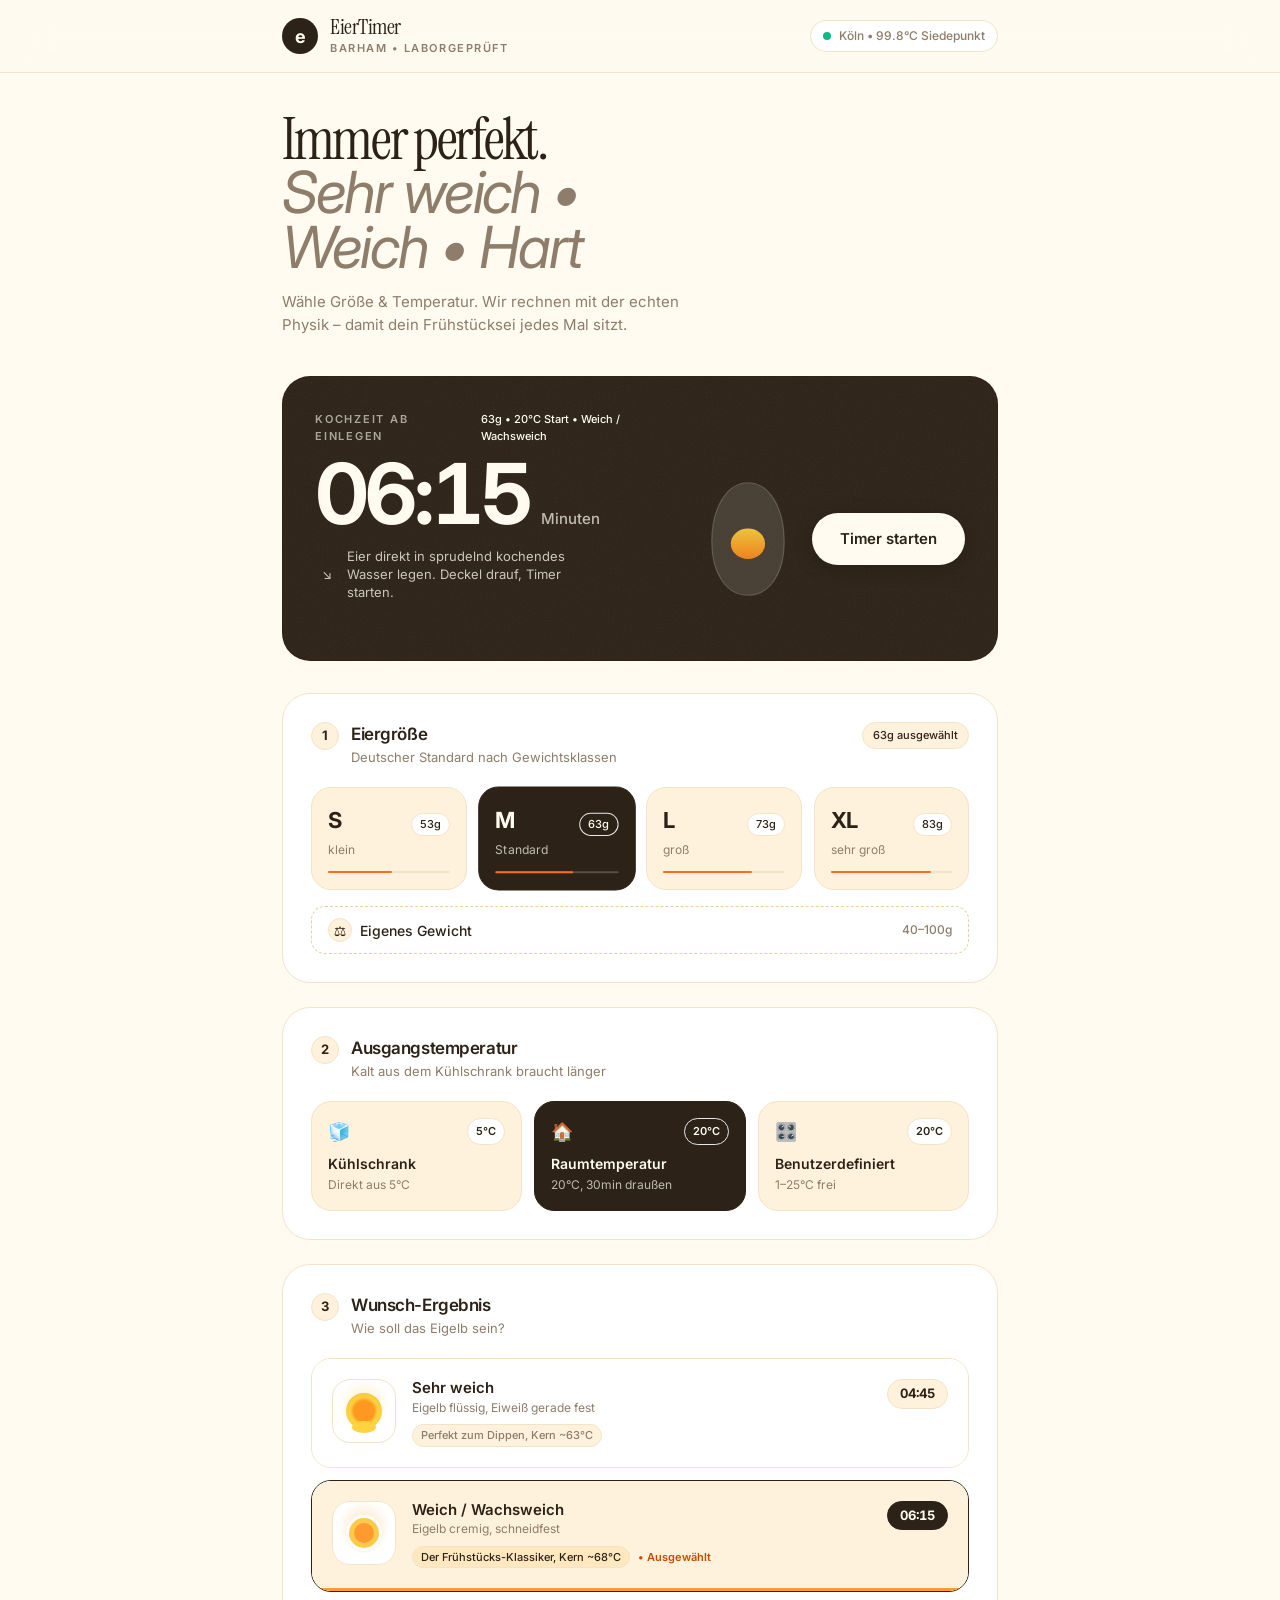
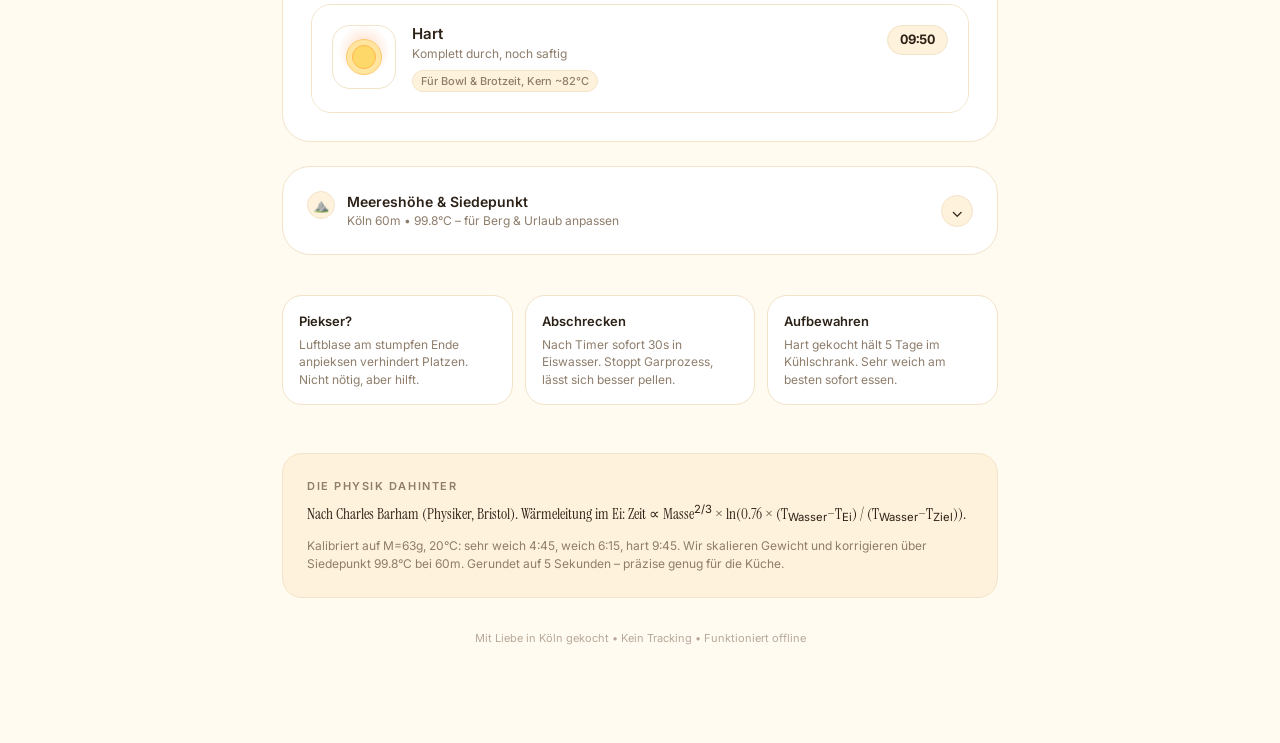
<file: ei.html>
<!DOCTYPE html>
<html lang="en">
<head><style>
@font-face {
  font-family: "Optimistic";
  font-style: normal;
  font-weight: 400 600;
  font-display: swap;
  src: url("/fonts/OptimisticAI_VF_Optimized.woff2") format("woff2");
}
@font-face {
  font-family: "Optimistic Mono";
  font-style: normal;
  font-weight: 400;
  font-display: swap;
  src: url("/fonts/OptimisticMono_W_TextRegular.woff2") format("woff2");
}
:where(html) {
  font-family: "Optimistic", system-ui, sans-serif;
}
:where(code, pre, kbd, samp) {
  font-family: "Optimistic Mono", ui-monospace, monospace;
}
</style>
  <meta charset="UTF-8">
  <meta name="viewport" content="width=device-width, initial-scale=1">
  <title>React Artifact</title>
  <style>*,:after,:before{--tw-border-spacing-x:0;--tw-border-spacing-y:0;--tw-translate-x:0;--tw-translate-y:0;--tw-rotate:0;--tw-skew-x:0;--tw-skew-y:0;--tw-scale-x:1;--tw-scale-y:1;--tw-pan-x: ;--tw-pan-y: ;--tw-pinch-zoom: ;--tw-scroll-snap-strictness:proximity;--tw-gradient-from-position: ;--tw-gradient-via-position: ;--tw-gradient-to-position: ;--tw-ordinal: ;--tw-slashed-zero: ;--tw-numeric-figure: ;--tw-numeric-spacing: ;--tw-numeric-fraction: ;--tw-ring-inset: ;--tw-ring-offset-width:0px;--tw-ring-offset-color:#fff;--tw-ring-color:rgba(59,130,246,.5);--tw-ring-offset-shadow:0 0 #0000;--tw-ring-shadow:0 0 #0000;--tw-shadow:0 0 #0000;--tw-shadow-colored:0 0 #0000;--tw-blur: ;--tw-brightness: ;--tw-contrast: ;--tw-grayscale: ;--tw-hue-rotate: ;--tw-invert: ;--tw-saturate: ;--tw-sepia: ;--tw-drop-shadow: ;--tw-backdrop-blur: ;--tw-backdrop-brightness: ;--tw-backdrop-contrast: ;--tw-backdrop-grayscale: ;--tw-backdrop-hue-rotate: ;--tw-backdrop-invert: ;--tw-backdrop-opacity: ;--tw-backdrop-saturate: ;--tw-backdrop-sepia: ;--tw-contain-size: ;--tw-contain-layout: ;--tw-contain-paint: ;--tw-contain-style: }::backdrop{--tw-border-spacing-x:0;--tw-border-spacing-y:0;--tw-translate-x:0;--tw-translate-y:0;--tw-rotate:0;--tw-skew-x:0;--tw-skew-y:0;--tw-scale-x:1;--tw-scale-y:1;--tw-pan-x: ;--tw-pan-y: ;--tw-pinch-zoom: ;--tw-scroll-snap-strictness:proximity;--tw-gradient-from-position: ;--tw-gradient-via-position: ;--tw-gradient-to-position: ;--tw-ordinal: ;--tw-slashed-zero: ;--tw-numeric-figure: ;--tw-numeric-spacing: ;--tw-numeric-fraction: ;--tw-ring-inset: ;--tw-ring-offset-width:0px;--tw-ring-offset-color:#fff;--tw-ring-color:rgba(59,130,246,.5);--tw-ring-offset-shadow:0 0 #0000;--tw-ring-shadow:0 0 #0000;--tw-shadow:0 0 #0000;--tw-shadow-colored:0 0 #0000;--tw-blur: ;--tw-brightness: ;--tw-contrast: ;--tw-grayscale: ;--tw-hue-rotate: ;--tw-invert: ;--tw-saturate: ;--tw-sepia: ;--tw-drop-shadow: ;--tw-backdrop-blur: ;--tw-backdrop-brightness: ;--tw-backdrop-contrast: ;--tw-backdrop-grayscale: ;--tw-backdrop-hue-rotate: ;--tw-backdrop-invert: ;--tw-backdrop-opacity: ;--tw-backdrop-saturate: ;--tw-backdrop-sepia: ;--tw-contain-size: ;--tw-contain-layout: ;--tw-contain-paint: ;--tw-contain-style: }/*! tailwindcss v3.4.18 | MIT License | https://tailwindcss.com*/*,:after,:before{box-sizing:border-box;border:0 solid #e5e7eb}:after,:before{--tw-content:""}:host,html{line-height:1.5;-webkit-text-size-adjust:100%;-moz-tab-size:4;-o-tab-size:4;tab-size:4;font-family:ui-sans-serif,system-ui,sans-serif,Apple Color Emoji,Segoe UI Emoji,Segoe UI Symbol,Noto Color Emoji;font-feature-settings:normal;font-variation-settings:normal;-webkit-tap-highlight-color:transparent}body{line-height:inherit}hr{height:0;color:inherit;border-top-width:1px}abbr:where([title]){-webkit-text-decoration:underline dotted;text-decoration:underline dotted}h1,h2,h3,h4,h5,h6{font-size:inherit;font-weight:inherit}a{color:inherit;text-decoration:inherit}b,strong{font-weight:bolder}code,kbd,pre,samp{font-family:ui-monospace,SFMono-Regular,Menlo,Monaco,Consolas,Liberation Mono,Courier New,monospace;font-feature-settings:normal;font-variation-settings:normal;font-size:1em}small{font-size:80%}sub,sup{font-size:75%;line-height:0;position:relative;vertical-align:baseline}sub{bottom:-.25em}sup{top:-.5em}table{text-indent:0;border-color:inherit;border-collapse:collapse}button,input,optgroup,select,textarea{font-family:inherit;font-feature-settings:inherit;font-variation-settings:inherit;font-size:100%;font-weight:inherit;line-height:inherit;letter-spacing:inherit;color:inherit;margin:0;padding:0}button,select{text-transform:none}button,input:where([type=button]),input:where([type=reset]),input:where([type=submit]){-webkit-appearance:button;background-color:transparent;background-image:none}:-moz-focusring{outline:auto}:-moz-ui-invalid{box-shadow:none}progress{vertical-align:baseline}::-webkit-inner-spin-button,::-webkit-outer-spin-button{height:auto}[type=search]{-webkit-appearance:textfield;outline-offset:-2px}::-webkit-search-decoration{-webkit-appearance:none}::-webkit-file-upload-button{-webkit-appearance:button;font:inherit}summary{display:list-item}blockquote,dd,dl,figure,h1,h2,h3,h4,h5,h6,hr,p,pre{margin:0}fieldset{margin:0}fieldset,legend{padding:0}menu,ol,ul{list-style:none;margin:0;padding:0}dialog{padding:0}textarea{resize:vertical}input::-moz-placeholder,textarea::-moz-placeholder{opacity:1;color:#9ca3af}input::placeholder,textarea::placeholder{opacity:1;color:#9ca3af}[role=button],button{cursor:pointer}:disabled{cursor:default}audio,canvas,embed,iframe,img,object,svg,video{display:block;vertical-align:middle}img,video{max-width:100%;height:auto}[hidden]:where(:not([hidden=until-found])){display:none}.absolute{position:absolute}.relative{position:relative}.sticky{position:sticky}.inset-0{inset:0}.inset-\[6px\]{inset:6px}.-bottom-1{bottom:-.25rem}.left-1\/2{left:50%}.top-\[var\(--safe-area-inset-top\)\]{top:var(--safe-area-inset-top)}.z-30{z-index:30}.mx-auto{margin-left:auto;margin-right:auto}.mb-2{margin-bottom:.5rem}.mb-3{margin-bottom:.75rem}.mb-5{margin-bottom:1.25rem}.mb-6{margin-bottom:1.5rem}.mb-8{margin-bottom:2rem}.mt-0\.5{margin-top:.125rem}.mt-1{margin-top:.25rem}.mt-10{margin-top:2.5rem}.mt-12{margin-top:3rem}.mt-2{margin-top:.5rem}.mt-3{margin-top:.75rem}.mt-4{margin-top:1rem}.mt-6{margin-top:1.5rem}.mt-8{margin-top:2rem}.mt-\[2px\]{margin-top:2px}.flex{display:flex}.grid{display:grid}.hidden{display:none}.h-2{height:.5rem}.h-3{height:.75rem}.h-5{height:1.25rem}.h-6{height:1.5rem}.h-7{height:1.75rem}.h-8{height:2rem}.h-9{height:2.25rem}.h-\[124px\]{height:124px}.h-\[2px\]{height:2px}.h-\[3px\]{height:3px}.h-\[48px\]{height:48px}.h-\[52px\]{height:52px}.h-\[64px\]{height:64px}.h-full{height:100%}.min-h-screen{min-height:100vh}.w-2{width:.5rem}.w-5{width:1.25rem}.w-6{width:1.5rem}.w-7{width:1.75rem}.w-8{width:2rem}.w-9{width:2.25rem}.w-\[64px\]{width:64px}.w-\[96px\]{width:96px}.w-full{width:100%}.min-w-0{min-width:0}.max-w-\[12ch\]{max-width:12ch}.max-w-\[32ch\]{max-width:32ch}.max-w-\[46ch\]{max-width:46ch}.max-w-\[780px\]{max-width:780px}.flex-1{flex:1 1 0%}.shrink-0{flex-shrink:0}.-translate-x-1\/2{--tw-translate-x:-50%}.-translate-x-1\/2,.rotate-180{transform:translate(var(--tw-translate-x),var(--tw-translate-y)) rotate(var(--tw-rotate)) skewX(var(--tw-skew-x)) skewY(var(--tw-skew-y)) scaleX(var(--tw-scale-x)) scaleY(var(--tw-scale-y))}.rotate-180{--tw-rotate:180deg}.scale-\[1\.01\]{--tw-scale-x:1.01;--tw-scale-y:1.01;transform:translate(var(--tw-translate-x),var(--tw-translate-y)) rotate(var(--tw-rotate)) skewX(var(--tw-skew-x)) skewY(var(--tw-skew-y)) scaleX(var(--tw-scale-x)) scaleY(var(--tw-scale-y))}@keyframes bounce{0%,to{transform:translateY(-25%);animation-timing-function:cubic-bezier(.8,0,1,1)}50%{transform:none;animation-timing-function:cubic-bezier(0,0,.2,1)}}.animate-\[bounce_0\.8s_infinite\]{animation:bounce .8s infinite}@keyframes pulse{50%{opacity:.5}}.animate-pulse{animation:pulse 2s cubic-bezier(.4,0,.6,1) infinite}.grid-cols-1{grid-template-columns:repeat(1,minmax(0,1fr))}.grid-cols-2{grid-template-columns:repeat(2,minmax(0,1fr))}.flex-col{flex-direction:column}.place-items-center{place-items:center}.items-start{align-items:flex-start}.items-center{align-items:center}.items-baseline{align-items:baseline}.justify-between{justify-content:space-between}.gap-1{gap:.25rem}.gap-2{gap:.5rem}.gap-3{gap:.75rem}.gap-4{gap:1rem}.gap-6{gap:1.5rem}.overflow-hidden{overflow:hidden}.overflow-x-clip{overflow-x:clip}.rounded-\[100\%\]{border-radius:100%}.rounded-\[10px\]{border-radius:10px}.rounded-\[18px\]{border-radius:18px}.rounded-\[calc\(var\(--radius-xl\)-1px\)\]{border-radius:calc(var(--radius-xl) - 1px)}.rounded-\[var\(--radius-lg\)\]{border-radius:var(--radius-lg)}.rounded-\[var\(--radius-md\)\]{border-radius:var(--radius-md)}.rounded-\[var\(--radius-xl\)\]{border-radius:var(--radius-xl)}.rounded-full{border-radius:9999px}.border{border-width:1px}.border-\[3px\]{border-width:3px}.border-b{border-bottom-width:1px}.border-t{border-top-width:1px}.border-dashed{border-style:dashed}.border-\[\#FFB84D\]{--tw-border-opacity:1;border-color:rgb(255 184 77/var(--tw-border-opacity,1))}.border-\[\#FFC86A\]{--tw-border-opacity:1;border-color:rgb(255 200 106/var(--tw-border-opacity,1))}.border-\[var\(--border\)\]{border-color:var(--border)}.border-\[var\(--border-strong\)\]{border-color:var(--border-strong)}.border-\[var\(--text\)\]{border-color:var(--text)}.border-white{--tw-border-opacity:1;border-color:rgb(255 255 255/var(--tw-border-opacity,1))}.bg-\[\#FF8A1A\]{--tw-bg-opacity:1;background-color:rgb(255 138 26/var(--tw-bg-opacity,1))}.bg-\[\#FF9A2F\]{--tw-bg-opacity:1;background-color:rgb(255 154 47/var(--tw-bg-opacity,1))}.bg-\[\#FFC94A\]{--tw-bg-opacity:1;background-color:rgb(255 201 74/var(--tw-bg-opacity,1))}.bg-\[\#FFD23F\]{--tw-bg-opacity:1;background-color:rgb(255 210 63/var(--tw-bg-opacity,1))}.bg-\[\#FFD86A\]{--tw-bg-opacity:1;background-color:rgb(255 216 106/var(--tw-bg-opacity,1))}.bg-\[\#FFE5A0\]{--tw-bg-opacity:1;background-color:rgb(255 229 160/var(--tw-bg-opacity,1))}.bg-\[color-mix\(in_srgb\2c var\(--bg\)_80\%\2c transparent\)\]{background-color:color-mix(in srgb,var(--bg) 80%,transparent)}.bg-\[var\(--bg\)\]{background-color:var(--bg)}.bg-\[var\(--border\)\]{background-color:var(--border)}.bg-\[var\(--primary\)\]{background-color:var(--primary)}.bg-\[var\(--surface\)\]{background-color:var(--surface)}.bg-\[var\(--surface-2\)\]{background-color:var(--surface-2)}.bg-\[var\(--surface-3\)\]{background-color:var(--surface-3)}.bg-\[var\(--text\)\]{background-color:var(--text)}.bg-emerald-500{--tw-bg-opacity:1;background-color:rgb(16 185 129/var(--tw-bg-opacity,1))}.bg-transparent{background-color:transparent}.bg-white\/20{background-color:hsla(0,0%,100%,.2)}.p-0{padding:0}.p-3{padding:.75rem}.p-4{padding:1rem}.p-5{padding:1.25rem}.p-6{padding:1.5rem}.p-\[1px\]{padding:1px}.px-2{padding-left:.5rem;padding-right:.5rem}.px-2\.5{padding-left:.625rem;padding-right:.625rem}.px-3{padding-left:.75rem;padding-right:.75rem}.px-4{padding-left:1rem;padding-right:1rem}.px-5{padding-left:1.25rem;padding-right:1.25rem}.px-7{padding-left:1.75rem;padding-right:1.75rem}.py-0\.5{padding-top:.125rem;padding-bottom:.125rem}.py-1{padding-top:.25rem;padding-bottom:.25rem}.py-1\.5{padding-top:.375rem;padding-bottom:.375rem}.pb-24{padding-bottom:6rem}.pb-6{padding-bottom:1.5rem}.pt-2{padding-top:.5rem}.pt-6{padding-top:1.5rem}.text-left{text-align:left}.text-center{text-align:center}.text-\[10px\]{font-size:10px}.text-\[11px\]{font-size:11px}.text-\[12px\]{font-size:12px}.text-\[13px\]{font-size:13px}.text-\[14px\]{font-size:14px}.text-\[15px\]{font-size:15px}.text-\[17px\]{font-size:17px}.text-\[18px\]{font-size:18px}.text-\[22px\]{font-size:22px}.text-\[28px\]{font-size:28px}.text-\[42px\]{font-size:42px}.text-\[64px\]{font-size:64px}.font-\[400\]{font-weight:400}.font-\[700\],.font-bold{font-weight:700}.font-medium{font-weight:500}.font-semibold{font-weight:600}.uppercase{text-transform:uppercase}.italic{font-style:italic}.tabular-nums{--tw-numeric-spacing:tabular-nums;font-variant-numeric:var(--tw-ordinal) var(--tw-slashed-zero) var(--tw-numeric-figure) var(--tw-numeric-spacing) var(--tw-numeric-fraction)}.leading-\[0\.85\]{line-height:.85}.leading-\[0\.92\]{line-height:.92}.leading-\[1\.35\]{line-height:1.35}.leading-\[1\.45\]{line-height:1.45}.leading-\[1\.4\]{line-height:1.4}.leading-\[1\.5\]{line-height:1.5}.leading-none{line-height:1}.leading-tight{line-height:1.25}.tracking-\[-0\.02em\]{letter-spacing:-.02em}.tracking-\[-0\.04em\]{letter-spacing:-.04em}.tracking-\[-0\.06em\]{letter-spacing:-.06em}.tracking-\[0\.14em\]{letter-spacing:.14em}.tracking-\[0\.16em\]{letter-spacing:.16em}.tracking-tight{letter-spacing:-.025em}.tracking-widest{letter-spacing:.1em}.text-\[var\(--bg\)\]{color:var(--bg)}.text-\[var\(--muted\)\]{color:var(--muted)}.text-\[var\(--muted-2\)\]{color:var(--muted-2)}.text-\[var\(--primary-dark\)\]{color:var(--primary-dark)}.text-\[var\(--text\)\]{color:var(--text)}.antialiased{-webkit-font-smoothing:antialiased;-moz-osx-font-smoothing:grayscale}.accent-\[var\(--primary\)\]{accent-color:var(--primary)}.opacity-30{opacity:.3}.opacity-60{opacity:.6}.opacity-70{opacity:.7}.opacity-75{opacity:.75}.opacity-80{opacity:.8}.opacity-\[0\.06\]{opacity:.06}.shadow-\[0_4px_20px_rgba\(0\2c 0\2c 0\2c 0\.2\)\]{--tw-shadow:0 4px 20px rgba(0,0,0,.2);--tw-shadow-colored:0 4px 20px var(--tw-shadow-color)}.shadow-\[0_4px_20px_rgba\(0\2c 0\2c 0\2c 0\.2\)\],.shadow-inner{box-shadow:var(--tw-ring-offset-shadow,0 0 #0000),var(--tw-ring-shadow,0 0 #0000),var(--tw-shadow)}.shadow-inner{--tw-shadow:inset 0 2px 4px 0 rgba(0,0,0,.05);--tw-shadow-colored:inset 0 2px 4px 0 var(--tw-shadow-color)}.shadow-sm{--tw-shadow:0 1px 2px 0 rgba(0,0,0,.05);--tw-shadow-colored:0 1px 2px 0 var(--tw-shadow-color);box-shadow:var(--tw-ring-offset-shadow,0 0 #0000),var(--tw-ring-shadow,0 0 #0000),var(--tw-shadow)}.shadow-\[var\(--shadow\)\]{--tw-shadow-color:var(--shadow);--tw-shadow:var(--tw-shadow-colored)}.shadow-\[var\(--shadow-sm\)\]{--tw-shadow-color:var(--shadow-sm);--tw-shadow:var(--tw-shadow-colored)}.blur-\[0\.5px\]{--tw-blur:blur(0.5px)}.blur-\[0\.5px\],.blur-\[1px\]{filter:var(--tw-blur) var(--tw-brightness) var(--tw-contrast) var(--tw-grayscale) var(--tw-hue-rotate) var(--tw-invert) var(--tw-saturate) var(--tw-sepia) var(--tw-drop-shadow)}.blur-\[1px\]{--tw-blur:blur(1px)}.filter{filter:var(--tw-blur) var(--tw-brightness) var(--tw-contrast) var(--tw-grayscale) var(--tw-hue-rotate) var(--tw-invert) var(--tw-saturate) var(--tw-sepia) var(--tw-drop-shadow)}.backdrop-blur-xl{--tw-backdrop-blur:blur(24px);backdrop-filter:var(--tw-backdrop-blur) var(--tw-backdrop-brightness) var(--tw-backdrop-contrast) var(--tw-backdrop-grayscale) var(--tw-backdrop-hue-rotate) var(--tw-backdrop-invert) var(--tw-backdrop-opacity) var(--tw-backdrop-saturate) var(--tw-backdrop-sepia)}.transition{transition-property:color,background-color,border-color,text-decoration-color,fill,stroke,opacity,box-shadow,transform,filter,backdrop-filter;transition-timing-function:cubic-bezier(.4,0,.2,1);transition-duration:.15s}.transition-all{transition-property:all;transition-timing-function:cubic-bezier(.4,0,.2,1);transition-duration:.15s}.transition-transform{transition-property:transform;transition-timing-function:cubic-bezier(.4,0,.2,1);transition-duration:.15s}.duration-1000{transition-duration:1s}.duration-700{transition-duration:.7s}.ease-linear{transition-timing-function:linear}.ease-out{transition-timing-function:cubic-bezier(0,0,.2,1)}#root,body,html{min-height:100%}body{margin:0;font-family:ui-sans-serif,system-ui,-apple-system,BlinkMacSystemFont,Segoe UI,sans-serif}[role=button]:not([aria-disabled=true]),button:not(:disabled),label[for],select:not(:disabled),summary{cursor:pointer}.selection\:bg-\[var\(--accent\)\] ::-moz-selection{background-color:var(--accent)}.selection\:bg-\[var\(--accent\)\] ::selection{background-color:var(--accent)}.selection\:bg-\[var\(--accent\)\]::-moz-selection{background-color:var(--accent)}.selection\:bg-\[var\(--accent\)\]::selection{background-color:var(--accent)}.hover\:scale-\[1\.01\]:hover{--tw-scale-x:1.01;--tw-scale-y:1.01}.hover\:scale-\[1\.01\]:hover,.hover\:scale-\[1\.02\]:hover{transform:translate(var(--tw-translate-x),var(--tw-translate-y)) rotate(var(--tw-rotate)) skewX(var(--tw-skew-x)) skewY(var(--tw-skew-y)) scaleX(var(--tw-scale-x)) scaleY(var(--tw-scale-y))}.hover\:scale-\[1\.02\]:hover{--tw-scale-x:1.02;--tw-scale-y:1.02}.hover\:border-\[var\(--border-strong\)\]:hover{border-color:var(--border-strong)}.hover\:bg-\[var\(--surface-2\)\]:hover{background-color:var(--surface-2)}.active\:scale-\[0\.98\]:active{--tw-scale-x:0.98;--tw-scale-y:0.98}.active\:scale-\[0\.98\]:active,.active\:scale-\[0\.99\]:active{transform:translate(var(--tw-translate-x),var(--tw-translate-y)) rotate(var(--tw-rotate)) skewX(var(--tw-skew-x)) skewY(var(--tw-skew-y)) scaleX(var(--tw-scale-x)) scaleY(var(--tw-scale-y))}.active\:scale-\[0\.99\]:active{--tw-scale-x:0.99;--tw-scale-y:0.99}@media (min-width:640px){.sm\:mb-10{margin-bottom:2.5rem}.sm\:mb-8{margin-bottom:2rem}.sm\:flex{display:flex}.sm\:h-\[72px\]{height:72px}.sm\:grid-cols-3{grid-template-columns:repeat(3,minmax(0,1fr))}.sm\:grid-cols-4{grid-template-columns:repeat(4,minmax(0,1fr))}.sm\:flex-row{flex-direction:row}.sm\:items-end{align-items:flex-end}.sm\:p-5{padding:1.25rem}.sm\:p-6{padding:1.5rem}.sm\:p-7{padding:1.75rem}.sm\:p-8{padding:2rem}.sm\:px-6{padding-left:1.5rem;padding-right:1.5rem}.sm\:px-8{padding-left:2rem;padding-right:2rem}.sm\:pt-10{padding-top:2.5rem}.sm\:text-\[58px\]{font-size:58px}.sm\:text-\[84px\]{font-size:84px}}</style>
</head>
<body>
  <div id="root"></div>
  
  <script type="module">var tf=Object.create;var{getPrototypeOf:rf,defineProperty:Il,getOwnPropertyNames:lf}=Object;var of=Object.prototype.hasOwnProperty;var wn=(e,n,t)=>{t=e!=null?tf(rf(e)):{};let r=n||!e||!e.__esModule?Il(t,"default",{value:e,enumerable:!0}):t;for(let l of lf(e))if(!of.call(r,l))Il(r,l,{get:()=>e[l],enumerable:!0});return r};var pr=(e,n)=>()=>(n||e((n={exports:{}}).exports,n),n.exports);var uf=(e,n)=>{for(var t in n)Il(e,t,{get:n[t],enumerable:!0,configurable:!0,set:(r)=>n[t]=()=>r})};var sf=(e,n)=>()=>(e&&(n=e(e=0)),n);var vt=pr((_f)=>{var ht=Symbol.for("react.element"),af=Symbol.for("react.portal"),cf=Symbol.for("react.fragment"),ff=Symbol.for("react.strict_mode"),df=Symbol.for("react.profiler"),pf=Symbol.for("react.provider"),mf=Symbol.for("react.context"),hf=Symbol.for("react.forward_ref"),vf=Symbol.for("react.suspense"),yf=Symbol.for("react.memo"),gf=Symbol.for("react.lazy"),ci=Symbol.iterator;function wf(e){if(e===null||typeof e!=="object")return null;return e=ci&&e[ci]||e["@@iterator"],typeof e==="function"?e:null}var pi={isMounted:function(){return!1},enqueueForceUpdate:function(){},enqueueReplaceState:function(){},enqueueSetState:function(){}},mi=Object.assign,hi={};function Un(e,n,t){this.props=e,this.context=n,this.refs=hi,this.updater=t||pi}Un.prototype.isReactComponent={};Un.prototype.setState=function(e,n){if(typeof e!=="object"&&typeof e!=="function"&&e!=null)throw Error("setState(...): takes an object of state variables to update or a function which returns an object of state variables.");this.updater.enqueueSetState(this,e,n,"setState")};Un.prototype.forceUpdate=function(e){this.updater.enqueueForceUpdate(this,e,"forceUpdate")};function vi(){}vi.prototype=Un.prototype;function Ul(e,n,t){this.props=e,this.context=n,this.refs=hi,this.updater=t||pi}var Vl=Ul.prototype=new vi;Vl.constructor=Ul;mi(Vl,Un.prototype);Vl.isPureReactComponent=!0;var fi=Array.isArray,yi=Object.prototype.hasOwnProperty,Bl={current:null},gi={key:!0,ref:!0,__self:!0,__source:!0};function wi(e,n,t){var r,l={},o=null,u=null;if(n!=null)for(r in n.ref!==void 0&&(u=n.ref),n.key!==void 0&&(o=""+n.key),n)yi.call(n,r)&&!gi.hasOwnProperty(r)&&(l[r]=n[r]);var i=arguments.length-2;if(i===1)l.children=t;else if(1<i){for(var s=Array(i),f=0;f<i;f++)s[f]=arguments[f+2];l.children=s}if(e&&e.defaultProps)for(r in i=e.defaultProps,i)l[r]===void 0&&(l[r]=i[r]);return{$$typeof:ht,type:e,key:o,ref:u,props:l,_owner:Bl.current}}function kf(e,n){return{$$typeof:ht,type:e.type,key:n,ref:e.ref,props:e.props,_owner:e._owner}}function Al(e){return typeof e==="object"&&e!==null&&e.$$typeof===ht}function Sf(e){var n={"=":"=0",":":"=2"};return"$"+e.replace(/[=:]/g,function(t){return n[t]})}var di=/\/+/g;function Fl(e,n){return typeof e==="object"&&e!==null&&e.key!=null?Sf(""+e.key):n.toString(36)}function hr(e,n,t,r,l){var o=typeof e;if(o==="undefined"||o==="boolean")e=null;var u=!1;if(e===null)u=!0;else switch(o){case"string":case"number":u=!0;break;case"object":switch(e.$$typeof){case ht:case af:u=!0}}if(u)return u=e,l=l(u),e=r===""?"."+Fl(u,0):r,fi(l)?(t="",e!=null&&(t=e.replace(di,"$&/")+"/"),hr(l,n,t,"",function(f){return f})):l!=null&&(Al(l)&&(l=kf(l,t+(!l.key||u&&u.key===l.key?"":(""+l.key).replace(di,"$&/")+"/")+e)),n.push(l)),1;if(u=0,r=r===""?".":r+":",fi(e))for(var i=0;i<e.length;i++){o=e[i];var s=r+Fl(o,i);u+=hr(o,n,t,s,l)}else if(s=wf(e),typeof s==="function")for(e=s.call(e),i=0;!(o=e.next()).done;)o=o.value,s=r+Fl(o,i++),u+=hr(o,n,t,s,l);else if(o==="object")throw n=String(e),Error("Objects are not valid as a React child (found: "+(n==="[object Object]"?"object with keys {"+Object.keys(e).join(", ")+"}":n)+"). If you meant to render a collection of children, use an array instead.");return u}function mr(e,n,t){if(e==null)return e;var r=[],l=0;return hr(e,r,"","",function(o){return n.call(t,o,l++)}),r}function Ef(e){if(e._status===-1){var n=e._result;n=n(),n.then(function(t){if(e._status===0||e._status===-1)e._status=1,e._result=t},function(t){if(e._status===0||e._status===-1)e._status=2,e._result=t}),e._status===-1&&(e._status=0,e._result=n)}if(e._status===1)return e._result.default;throw e._result}var oe={current:null},vr={transition:null},Cf={ReactCurrentDispatcher:oe,ReactCurrentBatchConfig:vr,ReactCurrentOwner:Bl};function ki(){throw Error("act(...) is not supported in production builds of React.")}_f.Children={map:mr,forEach:function(e,n,t){mr(e,function(){n.apply(this,arguments)},t)},count:function(e){var n=0;return mr(e,function(){n++}),n},toArray:function(e){return mr(e,function(n){return n})||[]},only:function(e){if(!Al(e))throw Error("React.Children.only expected to receive a single React element child.");return e}};_f.Component=Un;_f.Fragment=cf;_f.Profiler=df;_f.PureComponent=Ul;_f.StrictMode=ff;_f.Suspense=vf;_f.__SECRET_INTERNALS_DO_NOT_USE_OR_YOU_WILL_BE_FIRED=Cf;_f.act=ki;_f.cloneElement=function(e,n,t){if(e===null||e===void 0)throw Error("React.cloneElement(...): The argument must be a React element, but you passed "+e+".");var r=mi({},e.props),l=e.key,o=e.ref,u=e._owner;if(n!=null){if(n.ref!==void 0&&(o=n.ref,u=Bl.current),n.key!==void 0&&(l=""+n.key),e.type&&e.type.defaultProps)var i=e.type.defaultProps;for(s in n)yi.call(n,s)&&!gi.hasOwnProperty(s)&&(r[s]=n[s]===void 0&&i!==void 0?i[s]:n[s])}var s=arguments.length-2;if(s===1)r.children=t;else if(1<s){i=Array(s);for(var f=0;f<s;f++)i[f]=arguments[f+2];r.children=i}return{$$typeof:ht,type:e.type,key:l,ref:o,props:r,_owner:u}};_f.createContext=function(e){return e={$$typeof:mf,_currentValue:e,_currentValue2:e,_threadCount:0,Provider:null,Consumer:null,_defaultValue:null,_globalName:null},e.Provider={$$typeof:pf,_context:e},e.Consumer=e};_f.createElement=wi;_f.createFactory=function(e){var n=wi.bind(null,e);return n.type=e,n};_f.createRef=function(){return{current:null}};_f.forwardRef=function(e){return{$$typeof:hf,render:e}};_f.isValidElement=Al;_f.lazy=function(e){return{$$typeof:gf,_payload:{_status:-1,_result:e},_init:Ef}};_f.memo=function(e,n){return{$$typeof:yf,type:e,compare:n===void 0?null:n}};_f.startTransition=function(e){var n=vr.transition;vr.transition={};try{e()}finally{vr.transition=n}};_f.unstable_act=ki;_f.useCallback=function(e,n){return oe.current.useCallback(e,n)};_f.useContext=function(e){return oe.current.useContext(e)};_f.useDebugValue=function(){};_f.useDeferredValue=function(e){return oe.current.useDeferredValue(e)};_f.useEffect=function(e,n){return oe.current.useEffect(e,n)};_f.useId=function(){return oe.current.useId()};_f.useImperativeHandle=function(e,n,t){return oe.current.useImperativeHandle(e,n,t)};_f.useInsertionEffect=function(e,n){return oe.current.useInsertionEffect(e,n)};_f.useLayoutEffect=function(e,n){return oe.current.useLayoutEffect(e,n)};_f.useMemo=function(e,n){return oe.current.useMemo(e,n)};_f.useReducer=function(e,n,t){return oe.current.useReducer(e,n,t)};_f.useRef=function(e){return oe.current.useRef(e)};_f.useState=function(e){return oe.current.useState(e)};_f.useSyncExternalStore=function(e,n,t){return oe.current.useSyncExternalStore(e,n,t)};_f.useTransition=function(){return oe.current.useTransition()};_f.version="18.3.1"});var zi=pr((sd)=>{function Hl(e,n){var t=e.length;e.push(n);e:for(;0<t;){var r=t-1>>>1,l=e[r];if(0<yr(l,n))e[r]=n,e[t]=l,t=r;else break e}}function Ne(e){return e.length===0?null:e[0]}function Sr(e){if(e.length===0)return null;var n=e[0],t=e.pop();if(t!==n){e[0]=t;e:for(var r=0,l=e.length,o=l>>>1;r<o;){var u=2*(r+1)-1,i=e[u],s=u+1,f=e[s];if(0>yr(i,t))s<l&&0>yr(f,i)?(e[r]=f,e[s]=t,r=s):(e[r]=i,e[u]=t,r=u);else if(s<l&&0>yr(f,t))e[r]=f,e[s]=t,r=s;else break e}}return n}function yr(e,n){var t=e.sortIndex-n.sortIndex;return t!==0?t:e.id-n.id}if(typeof performance==="object"&&typeof performance.now==="function")Wl=performance,sd.unstable_now=function(){return Wl.now()};else gr=Date,Ql=gr.now(),sd.unstable_now=function(){return gr.now()-Ql};var Wl,gr,Ql,De=[],qe=[],id=1,ge=null,ee=3,Er=!1,kn=!1,gt=!1,Ei=typeof setTimeout==="function"?setTimeout:null,Ci=typeof clearTimeout==="function"?clearTimeout:null,Si=typeof setImmediate<"u"?setImmediate:null;typeof navigator<"u"&&navigator.scheduling!==void 0&&navigator.scheduling.isInputPending!==void 0&&navigator.scheduling.isInputPending.bind(navigator.scheduling);function Kl(e){for(var n=Ne(qe);n!==null;){if(n.callback===null)Sr(qe);else if(n.startTime<=e)Sr(qe),n.sortIndex=n.expirationTime,Hl(De,n);else break;n=Ne(qe)}}function Xl(e){if(gt=!1,Kl(e),!kn)if(Ne(De)!==null)kn=!0,Zl(Gl);else{var n=Ne(qe);n!==null&&Jl(Xl,n.startTime-e)}}function Gl(e,n){kn=!1,gt&&(gt=!1,Ci(wt),wt=-1),Er=!0;var t=ee;try{Kl(n);for(ge=Ne(De);ge!==null&&(!(ge.expirationTime>n)||e&&!Pi());){var r=ge.callback;if(typeof r==="function"){ge.callback=null,ee=ge.priorityLevel;var l=r(ge.expirationTime<=n);n=sd.unstable_now(),typeof l==="function"?ge.callback=l:ge===Ne(De)&&Sr(De),Kl(n)}else Sr(De);ge=Ne(De)}if(ge!==null)var o=!0;else{var u=Ne(qe);u!==null&&Jl(Xl,u.startTime-n),o=!1}return o}finally{ge=null,ee=t,Er=!1}}var Cr=!1,wr=null,wt=-1,_i=5,Ni=-1;function Pi(){return sd.unstable_now()-Ni<_i?!1:!0}function $l(){if(wr!==null){var e=sd.unstable_now();Ni=e;var n=!0;try{n=wr(!0,e)}finally{n?yt():(Cr=!1,wr=null)}}else Cr=!1}var yt;if(typeof Si==="function")yt=function(){Si($l)};else if(typeof MessageChannel<"u")kr=new MessageChannel,Yl=kr.port2,kr.port1.onmessage=$l,yt=function(){Yl.postMessage(null)};else yt=function(){Ei($l,0)};var kr,Yl;function Zl(e){wr=e,Cr||(Cr=!0,yt())}function Jl(e,n){wt=Ei(function(){e(sd.unstable_now())},n)}sd.unstable_IdlePriority=5;sd.unstable_ImmediatePriority=1;sd.unstable_LowPriority=4;sd.unstable_NormalPriority=3;sd.unstable_Profiling=null;sd.unstable_UserBlockingPriority=2;sd.unstable_cancelCallback=function(e){e.callback=null};sd.unstable_continueExecution=function(){kn||Er||(kn=!0,Zl(Gl))};sd.unstable_forceFrameRate=function(e){0>e||125<e?console.error("forceFrameRate takes a positive int between 0 and 125, forcing frame rates higher than 125 fps is not supported"):_i=0<e?Math.floor(1000/e):5};sd.unstable_getCurrentPriorityLevel=function(){return ee};sd.unstable_getFirstCallbackNode=function(){return Ne(De)};sd.unstable_next=function(e){switch(ee){case 1:case 2:case 3:var n=3;break;default:n=ee}var t=ee;ee=n;try{return e()}finally{ee=t}};sd.unstable_pauseExecution=function(){};sd.unstable_requestPaint=function(){};sd.unstable_runWithPriority=function(e,n){switch(e){case 1:case 2:case 3:case 4:case 5:break;default:e=3}var t=ee;ee=e;try{return n()}finally{ee=t}};sd.unstable_scheduleCallback=function(e,n,t){var r=sd.unstable_now();switch(typeof t==="object"&&t!==null?(t=t.delay,t=typeof t==="number"&&0<t?r+t:r):t=r,e){case 1:var l=-1;break;case 2:l=250;break;case 5:l=1073741823;break;case 4:l=1e4;break;default:l=5000}return l=t+l,e={id:id++,callback:n,priorityLevel:e,startTime:t,expirationTime:l,sortIndex:-1},t>r?(e.sortIndex=t,Hl(qe,e),Ne(De)===null&&e===Ne(qe)&&(gt?(Ci(wt),wt=-1):gt=!0,Jl(Xl,t-r))):(e.sortIndex=l,Hl(De,e),kn||Er||(kn=!0,Zl(Gl))),e};sd.unstable_shouldYield=Pi;sd.unstable_wrapCallback=function(e){var n=ee;return function(){var t=ee;ee=n;try{return e.apply(this,arguments)}finally{ee=t}}}});var ri={};uf(ri,{version:()=>$c,unstable_renderSubtreeIntoContainer:()=>Ac,unstable_batchedUpdates:()=>Bc,unmountComponentAtNode:()=>Vc,render:()=>Uc,hydrateRoot:()=>Fc,hydrate:()=>Ic,flushSync:()=>Dc,findDOMNode:()=>Oc,createRoot:()=>Rc,createPortal:()=>Mc,__SECRET_INTERNALS_DO_NOT_USE_OR_YOU_WILL_BE_FIRED:()=>Tc});function g(e){for(var n="https://reactjs.org/docs/error-decoder.html?invariant="+e,t=1;t<arguments.length;t++)n+="&args[]="+encodeURIComponent(arguments[t]);return"Minified React error #"+e+"; visit "+n+" for the full message or use the non-minified dev environment for full errors and additional helpful warnings."}function Dn(e,n){ot(e,n),ot(e+"Capture",n)}function ot(e,n){Qt[e]=n;for(e=0;e<n.length;e++)Os.add(n[e])}function Ld(e){if(wo.call(xi,e))return!0;if(wo.call(Li,e))return!1;if(zd.test(e))return xi[e]=!0;return Li[e]=!0,!1}function xd(e,n,t,r){if(t!==null&&t.type===0)return!1;switch(typeof n){case"function":case"symbol":return!0;case"boolean":if(r)return!1;if(t!==null)return!t.acceptsBooleans;return e=e.toLowerCase().slice(0,5),e!=="data-"&&e!=="aria-";default:return!1}}function Td(e,n,t,r){if(n===null||typeof n>"u"||xd(e,n,t,r))return!0;if(r)return!1;if(t!==null)switch(t.type){case 3:return!n;case 4:return n===!1;case 5:return isNaN(n);case 6:return isNaN(n)||1>n}return!1}function se(e,n,t,r,l,o,u){this.acceptsBooleans=n===2||n===3||n===4,this.attributeName=r,this.attributeNamespace=l,this.mustUseProperty=t,this.propertyName=e,this.type=n,this.sanitizeURL=o,this.removeEmptyString=u}function mu(e){return e[1].toUpperCase()}function hu(e,n,t,r){var l=b.hasOwnProperty(n)?b[n]:null;if(l!==null?l.type!==0:r||!(2<n.length)||n[0]!=="o"&&n[0]!=="O"||n[1]!=="n"&&n[1]!=="N")Td(n,t,l,r)&&(t=null),r||l===null?Ld(n)&&(t===null?e.removeAttribute(n):e.setAttribute(n,""+t)):l.mustUseProperty?e[l.propertyName]=t===null?l.type===3?!1:"":t:(n=l.attributeName,r=l.attributeNamespace,t===null?e.removeAttribute(n):(l=l.type,t=l===3||l===4&&t===!0?"":""+t,r?e.setAttributeNS(r,n,t):e.setAttribute(n,t)))}function kt(e){if(e===null||typeof e!=="object")return null;return e=Ti&&e[Ti]||e["@@iterator"],typeof e==="function"?e:null}function zt(e){if(ql===void 0)try{throw Error()}catch(t){var n=t.stack.trim().match(/\n( *(at )?)/);ql=n&&n[1]||""}return`
`+ql+e}function bl(e,n){if(!e||jl)return"";jl=!0;var t=Error.prepareStackTrace;Error.prepareStackTrace=void 0;try{if(n)if(n=function(){throw Error()},Object.defineProperty(n.prototype,"props",{set:function(){throw Error()}}),typeof Reflect==="object"&&Reflect.construct){try{Reflect.construct(n,[])}catch(f){var r=f}Reflect.construct(e,[],n)}else{try{n.call()}catch(f){r=f}e.call(n.prototype)}else{try{throw Error()}catch(f){r=f}e()}}catch(f){if(f&&r&&typeof f.stack==="string"){for(var l=f.stack.split(`
`),o=r.stack.split(`
`),u=l.length-1,i=o.length-1;1<=u&&0<=i&&l[u]!==o[i];)i--;for(;1<=u&&0<=i;u--,i--)if(l[u]!==o[i]){if(u!==1||i!==1)do if(u--,i--,0>i||l[u]!==o[i]){var s=`
`+l[u].replace(" at new "," at ");return e.displayName&&s.includes("<anonymous>")&&(s=s.replace("<anonymous>",e.displayName)),s}while(1<=u&&0<=i);break}}}finally{jl=!1,Error.prepareStackTrace=t}return(e=e?e.displayName||e.name:"")?zt(e):""}function Md(e){switch(e.tag){case 5:return zt(e.type);case 16:return zt("Lazy");case 13:return zt("Suspense");case 19:return zt("SuspenseList");case 0:case 2:case 15:return e=bl(e.type,!1),e;case 11:return e=bl(e.type.render,!1),e;case 1:return e=bl(e.type,!0),e;default:return""}}function Co(e){if(e==null)return null;if(typeof e==="function")return e.displayName||e.name||null;if(typeof e==="string")return e;switch(e){case Hn:return"Fragment";case $n:return"Portal";case ko:return"Profiler";case vu:return"StrictMode";case So:return"Suspense";case Eo:return"SuspenseList"}if(typeof e==="object")switch(e.$$typeof){case Is:return(e.displayName||"Context")+".Consumer";case Ds:return(e._context.displayName||"Context")+".Provider";case yu:var n=e.render;return e=e.displayName,e||(e=n.displayName||n.name||"",e=e!==""?"ForwardRef("+e+")":"ForwardRef"),e;case gu:return n=e.displayName||null,n!==null?n:Co(e.type)||"Memo";case be:n=e._payload,e=e._init;try{return Co(e(n))}catch(t){}}return null}function Rd(e){var n=e.type;switch(e.tag){case 24:return"Cache";case 9:return(n.displayName||"Context")+".Consumer";case 10:return(n._context.displayName||"Context")+".Provider";case 18:return"DehydratedFragment";case 11:return e=n.render,e=e.displayName||e.name||"",n.displayName||(e!==""?"ForwardRef("+e+")":"ForwardRef");case 7:return"Fragment";case 5:return n;case 4:return"Portal";case 3:return"Root";case 6:return"Text";case 16:return Co(n);case 8:return n===vu?"StrictMode":"Mode";case 22:return"Offscreen";case 12:return"Profiler";case 21:return"Scope";case 13:return"Suspense";case 19:return"SuspenseList";case 25:return"TracingMarker";case 1:case 0:case 17:case 2:case 14:case 15:if(typeof n==="function")return n.displayName||n.name||null;if(typeof n==="string")return n}return null}function mn(e){switch(typeof e){case"boolean":case"number":case"string":case"undefined":return e;case"object":return e;default:return""}}function Us(e){var n=e.type;return(e=e.nodeName)&&e.toLowerCase()==="input"&&(n==="checkbox"||n==="radio")}function Od(e){var n=Us(e)?"checked":"value",t=Object.getOwnPropertyDescriptor(e.constructor.prototype,n),r=""+e[n];if(!e.hasOwnProperty(n)&&typeof t<"u"&&typeof t.get==="function"&&typeof t.set==="function"){var{get:l,set:o}=t;return Object.defineProperty(e,n,{configurable:!0,get:function(){return l.call(this)},set:function(u){r=""+u,o.call(this,u)}}),Object.defineProperty(e,n,{enumerable:t.enumerable}),{getValue:function(){return r},setValue:function(u){r=""+u},stopTracking:function(){e._valueTracker=null,delete e[n]}}}}function Nr(e){e._valueTracker||(e._valueTracker=Od(e))}function Vs(e){if(!e)return!1;var n=e._valueTracker;if(!n)return!0;var t=n.getValue(),r="";return e&&(r=Us(e)?e.checked?"true":"false":e.value),e=r,e!==t?(n.setValue(e),!0):!1}function Jr(e){if(e=e||(typeof document<"u"?document:void 0),typeof e>"u")return null;try{return e.activeElement||e.body}catch(n){return e.body}}function _o(e,n){var t=n.checked;return W({},n,{defaultChecked:void 0,defaultValue:void 0,value:void 0,checked:t!=null?t:e._wrapperState.initialChecked})}function Mi(e,n){var t=n.defaultValue==null?"":n.defaultValue,r=n.checked!=null?n.checked:n.defaultChecked;t=mn(n.value!=null?n.value:t),e._wrapperState={initialChecked:r,initialValue:t,controlled:n.type==="checkbox"||n.type==="radio"?n.checked!=null:n.value!=null}}function Bs(e,n){n=n.checked,n!=null&&hu(e,"checked",n,!1)}function No(e,n){Bs(e,n);var t=mn(n.value),r=n.type;if(t!=null)if(r==="number"){if(t===0&&e.value===""||e.value!=t)e.value=""+t}else e.value!==""+t&&(e.value=""+t);else if(r==="submit"||r==="reset"){e.removeAttribute("value");return}n.hasOwnProperty("value")?Po(e,n.type,t):n.hasOwnProperty("defaultValue")&&Po(e,n.type,mn(n.defaultValue)),n.checked==null&&n.defaultChecked!=null&&(e.defaultChecked=!!n.defaultChecked)}function Ri(e,n,t){if(n.hasOwnProperty("value")||n.hasOwnProperty("defaultValue")){var r=n.type;if(!(r!=="submit"&&r!=="reset"||n.value!==void 0&&n.value!==null))return;n=""+e._wrapperState.initialValue,t||n===e.value||(e.value=n),e.defaultValue=n}t=e.name,t!==""&&(e.name=""),e.defaultChecked=!!e._wrapperState.initialChecked,t!==""&&(e.name=t)}function Po(e,n,t){if(n!=="number"||Jr(e.ownerDocument)!==e)t==null?e.defaultValue=""+e._wrapperState.initialValue:e.defaultValue!==""+t&&(e.defaultValue=""+t)}function bn(e,n,t,r){if(e=e.options,n){n={};for(var l=0;l<t.length;l++)n["$"+t[l]]=!0;for(t=0;t<e.length;t++)l=n.hasOwnProperty("$"+e[t].value),e[t].selected!==l&&(e[t].selected=l),l&&r&&(e[t].defaultSelected=!0)}else{t=""+mn(t),n=null;for(l=0;l<e.length;l++){if(e[l].value===t){e[l].selected=!0,r&&(e[l].defaultSelected=!0);return}n!==null||e[l].disabled||(n=e[l])}n!==null&&(n.selected=!0)}}function zo(e,n){if(n.dangerouslySetInnerHTML!=null)throw Error(g(91));return W({},n,{value:void 0,defaultValue:void 0,children:""+e._wrapperState.initialValue})}function Oi(e,n){var t=n.value;if(t==null){if(t=n.children,n=n.defaultValue,t!=null){if(n!=null)throw Error(g(92));if(Lt(t)){if(1<t.length)throw Error(g(93));t=t[0]}n=t}n==null&&(n=""),t=n}e._wrapperState={initialValue:mn(t)}}function As(e,n){var t=mn(n.value),r=mn(n.defaultValue);t!=null&&(t=""+t,t!==e.value&&(e.value=t),n.defaultValue==null&&e.defaultValue!==t&&(e.defaultValue=t)),r!=null&&(e.defaultValue=""+r)}function Di(e){var n=e.textContent;n===e._wrapperState.initialValue&&n!==""&&n!==null&&(e.value=n)}function $s(e){switch(e){case"svg":return"http://www.w3.org/2000/svg";case"math":return"http://www.w3.org/1998/Math/MathML";default:return"http://www.w3.org/1999/xhtml"}}function Lo(e,n){return e==null||e==="http://www.w3.org/1999/xhtml"?$s(n):e==="http://www.w3.org/2000/svg"&&n==="foreignObject"?"http://www.w3.org/1999/xhtml":e}function Kt(e,n){if(n){var t=e.firstChild;if(t&&t===e.lastChild&&t.nodeType===3){t.nodeValue=n;return}}e.textContent=n}function Ws(e,n,t){return n==null||typeof n==="boolean"||n===""?"":t||typeof n!=="number"||n===0||It.hasOwnProperty(e)&&It[e]?(""+n).trim():n+"px"}function Qs(e,n){e=e.style;for(var t in n)if(n.hasOwnProperty(t)){var r=t.indexOf("--")===0,l=Ws(t,n[t],r);t==="float"&&(t="cssFloat"),r?e.setProperty(t,l):e[t]=l}}function xo(e,n){if(n){if(Id[e]&&(n.children!=null||n.dangerouslySetInnerHTML!=null))throw Error(g(137,e));if(n.dangerouslySetInnerHTML!=null){if(n.children!=null)throw Error(g(60));if(typeof n.dangerouslySetInnerHTML!=="object"||!("__html"in n.dangerouslySetInnerHTML))throw Error(g(61))}if(n.style!=null&&typeof n.style!=="object")throw Error(g(62))}}function To(e,n){if(e.indexOf("-")===-1)return typeof n.is==="string";switch(e){case"annotation-xml":case"color-profile":case"font-face":case"font-face-src":case"font-face-uri":case"font-face-format":case"font-face-name":case"missing-glyph":return!1;default:return!0}}function wu(e){return e=e.target||e.srcElement||window,e.correspondingUseElement&&(e=e.correspondingUseElement),e.nodeType===3?e.parentNode:e}function Ii(e){if(e=ar(e)){if(typeof Ro!=="function")throw Error(g(280));var n=e.stateNode;n&&(n=_l(n),Ro(e.stateNode,e.type,n))}}function Ks(e){et?nt?nt.push(e):nt=[e]:et=e}function Ys(){if(et){var e=et,n=nt;if(nt=et=null,Ii(e),n)for(e=0;e<n.length;e++)Ii(n[e])}}function Xs(e,n){return e(n)}function Gs(){}function Zs(e,n,t){if(eo)return e(n,t);eo=!0;try{return Xs(e,n,t)}finally{if(eo=!1,et!==null||nt!==null)Gs(),Ys()}}function Yt(e,n){var t=e.stateNode;if(t===null)return null;var r=_l(t);if(r===null)return null;t=r[n];e:switch(n){case"onClick":case"onClickCapture":case"onDoubleClick":case"onDoubleClickCapture":case"onMouseDown":case"onMouseDownCapture":case"onMouseMove":case"onMouseMoveCapture":case"onMouseUp":case"onMouseUpCapture":case"onMouseEnter":(r=!r.disabled)||(e=e.type,r=!(e==="button"||e==="input"||e==="select"||e==="textarea")),e=!r;break e;default:e=!1}if(e)return null;if(t&&typeof t!=="function")throw Error(g(231,n,typeof t));return t}function Fd(e,n,t,r,l,o,u,i,s){var f=Array.prototype.slice.call(arguments,3);try{n.apply(t,f)}catch(p){this.onError(p)}}function Vd(e,n,t,r,l,o,u,i,s){Ft=!1,qr=null,Fd.apply(Ud,arguments)}function Bd(e,n,t,r,l,o,u,i,s){if(Vd.apply(this,arguments),Ft){if(Ft){var f=qr;Ft=!1,qr=null}else throw Error(g(198));jr||(jr=!0,Do=f)}}function In(e){var n=e,t=e;if(e.alternate)for(;n.return;)n=n.return;else{e=n;do n=e,(n.flags&4098)!==0&&(t=n.return),e=n.return;while(e)}return n.tag===3?t:null}function Js(e){if(e.tag===13){var n=e.memoizedState;if(n===null&&(e=e.alternate,e!==null&&(n=e.memoizedState)),n!==null)return n.dehydrated}return null}function Fi(e){if(In(e)!==e)throw Error(g(188))}function Ad(e){var n=e.alternate;if(!n){if(n=In(e),n===null)throw Error(g(188));return n!==e?null:e}for(var t=e,r=n;;){var l=t.return;if(l===null)break;var o=l.alternate;if(o===null){if(r=l.return,r!==null){t=r;continue}break}if(l.child===o.child){for(o=l.child;o;){if(o===t)return Fi(l),e;if(o===r)return Fi(l),n;o=o.sibling}throw Error(g(188))}if(t.return!==r.return)t=l,r=o;else{for(var u=!1,i=l.child;i;){if(i===t){u=!0,t=l,r=o;break}if(i===r){u=!0,r=l,t=o;break}i=i.sibling}if(!u){for(i=o.child;i;){if(i===t){u=!0,t=o,r=l;break}if(i===r){u=!0,r=o,t=l;break}i=i.sibling}if(!u)throw Error(g(189))}}if(t.alternate!==r)throw Error(g(190))}if(t.tag!==3)throw Error(g(188));return t.stateNode.current===t?e:n}function qs(e){return e=Ad(e),e!==null?js(e):null}function js(e){if(e.tag===5||e.tag===6)return e;for(e=e.child;e!==null;){var n=js(e);if(n!==null)return n;e=e.sibling}return null}function Kd(e){if(Ve&&typeof Ve.onCommitFiberRoot==="function")try{Ve.onCommitFiberRoot(kl,e,void 0,(e.current.flags&128)===128)}catch(n){}}function Gd(e){return e>>>=0,e===0?32:31-(Yd(e)/Xd|0)|0}function xt(e){switch(e&-e){case 1:return 1;case 2:return 2;case 4:return 4;case 8:return 8;case 16:return 16;case 32:return 32;case 64:case 128:case 256:case 512:case 1024:case 2048:case 4096:case 8192:case 16384:case 32768:case 65536:case 131072:case 262144:case 524288:case 1048576:case 2097152:return e&4194240;case 4194304:case 8388608:case 16777216:case 33554432:case 67108864:return e&130023424;case 134217728:return 134217728;case 268435456:return 268435456;case 536870912:return 536870912;case 1073741824:return 1073741824;default:return e}}function el(e,n){var t=e.pendingLanes;if(t===0)return 0;var r=0,l=e.suspendedLanes,o=e.pingedLanes,u=t&268435455;if(u!==0){var i=u&~l;i!==0?r=xt(i):(o&=u,o!==0&&(r=xt(o)))}else u=t&~l,u!==0?r=xt(u):o!==0&&(r=xt(o));if(r===0)return 0;if(n!==0&&n!==r&&(n&l)===0&&(l=r&-r,o=n&-n,l>=o||l===16&&(o&4194240)!==0))return n;if((r&4)!==0&&(r|=t&16),n=e.entangledLanes,n!==0)for(e=e.entanglements,n&=r;0<n;)t=31-Te(n),l=1<<t,r|=e[t],n&=~l;return r}function Zd(e,n){switch(e){case 1:case 2:case 4:return n+250;case 8:case 16:case 32:case 64:case 128:case 256:case 512:case 1024:case 2048:case 4096:case 8192:case 16384:case 32768:case 65536:case 131072:case 262144:case 524288:case 1048576:case 2097152:return n+5000;case 4194304:case 8388608:case 16777216:case 33554432:case 67108864:return-1;case 134217728:case 268435456:case 536870912:case 1073741824:return-1;default:return-1}}function Jd(e,n){for(var{suspendedLanes:t,pingedLanes:r,expirationTimes:l,pendingLanes:o}=e;0<o;){var u=31-Te(o),i=1<<u,s=l[u];if(s===-1){if((i&t)===0||(i&r)!==0)l[u]=Zd(i,n)}else s<=n&&(e.expiredLanes|=i);o&=~i}}function Io(e){return e=e.pendingLanes&-1073741825,e!==0?e:e&1073741824?1073741824:0}function ta(){var e=zr;return zr<<=1,(zr&4194240)===0&&(zr=64),e}function no(e){for(var n=[],t=0;31>t;t++)n.push(e);return n}function ir(e,n,t){e.pendingLanes|=n,n!==536870912&&(e.suspendedLanes=0,e.pingedLanes=0),e=e.eventTimes,n=31-Te(n),e[n]=t}function qd(e,n){var t=e.pendingLanes&~n;e.pendingLanes=n,e.suspendedLanes=0,e.pingedLanes=0,e.expiredLanes&=n,e.mutableReadLanes&=n,e.entangledLanes&=n,n=e.entanglements;var r=e.eventTimes;for(e=e.expirationTimes;0<t;){var l=31-Te(t),o=1<<l;n[l]=0,r[l]=-1,e[l]=-1,t&=~o}}function Su(e,n){var t=e.entangledLanes|=n;for(e=e.entanglements;t;){var r=31-Te(t),l=1<<r;l&n|e[r]&n&&(e[r]|=n),t&=~l}}function ra(e){return e&=-e,1<e?4<e?(e&268435455)!==0?16:536870912:4:1}function Vi(e,n){switch(e){case"focusin":case"focusout":on=null;break;case"dragenter":case"dragleave":un=null;break;case"mouseover":case"mouseout":sn=null;break;case"pointerover":case"pointerout":Xt.delete(n.pointerId);break;case"gotpointercapture":case"lostpointercapture":Gt.delete(n.pointerId)}}function St(e,n,t,r,l,o){if(e===null||e.nativeEvent!==o)return e={blockedOn:n,domEventName:t,eventSystemFlags:r,nativeEvent:o,targetContainers:[l]},n!==null&&(n=ar(n),n!==null&&Eu(n)),e;return e.eventSystemFlags|=r,n=e.targetContainers,l!==null&&n.indexOf(l)===-1&&n.push(l),e}function bd(e,n,t,r,l){switch(n){case"focusin":return on=St(on,e,n,t,r,l),!0;case"dragenter":return un=St(un,e,n,t,r,l),!0;case"mouseover":return sn=St(sn,e,n,t,r,l),!0;case"pointerover":var o=l.pointerId;return Xt.set(o,St(Xt.get(o)||null,e,n,t,r,l)),!0;case"gotpointercapture":return o=l.pointerId,Gt.set(o,St(Gt.get(o)||null,e,n,t,r,l)),!0}return!1}function sa(e){var n=_n(e.target);if(n!==null){var t=In(n);if(t!==null){if(n=t.tag,n===13){if(n=Js(t),n!==null){e.blockedOn=n,ia(e.priority,function(){oa(t)});return}}else if(n===3&&t.stateNode.current.memoizedState.isDehydrated){e.blockedOn=t.tag===3?t.stateNode.containerInfo:null;return}}}e.blockedOn=null}function Br(e){if(e.blockedOn!==null)return!1;for(var n=e.targetContainers;0<n.length;){var t=Uo(e.domEventName,e.eventSystemFlags,n[0],e.nativeEvent);if(t===null){t=e.nativeEvent;var r=new t.constructor(t.type,t);Mo=r,t.target.dispatchEvent(r),Mo=null}else return n=ar(t),n!==null&&Eu(n),e.blockedOn=t,!1;n.shift()}return!0}function Bi(e,n,t){Br(e)&&t.delete(n)}function ep(){Fo=!1,on!==null&&Br(on)&&(on=null),un!==null&&Br(un)&&(un=null),sn!==null&&Br(sn)&&(sn=null),Xt.forEach(Bi),Gt.forEach(Bi)}function Et(e,n){e.blockedOn===n&&(e.blockedOn=null,Fo||(Fo=!0,B.unstable_scheduleCallback(B.unstable_NormalPriority,ep)))}function Zt(e){function n(l){return Et(l,e)}if(0<xr.length){Et(xr[0],e);for(var t=1;t<xr.length;t++){var r=xr[t];r.blockedOn===e&&(r.blockedOn=null)}}on!==null&&Et(on,e),un!==null&&Et(un,e),sn!==null&&Et(sn,e),Xt.forEach(n),Gt.forEach(n);for(t=0;t<nn.length;t++)r=nn[t],r.blockedOn===e&&(r.blockedOn=null);for(;0<nn.length&&(t=nn[0],t.blockedOn===null);)sa(t),t.blockedOn===null&&nn.shift()}function np(e,n,t,r){var l=R,o=tt.transition;tt.transition=null;try{R=1,Cu(e,n,t,r)}finally{R=l,tt.transition=o}}function tp(e,n,t,r){var l=R,o=tt.transition;tt.transition=null;try{R=4,Cu(e,n,t,r)}finally{R=l,tt.transition=o}}function Cu(e,n,t,r){if(nl){var l=Uo(e,n,t,r);if(l===null)io(e,n,r,tl,t),Vi(e,r);else if(bd(l,e,n,t,r))r.stopPropagation();else if(Vi(e,r),n&4&&-1<jd.indexOf(e)){for(;l!==null;){var o=ar(l);if(o!==null&&la(o),o=Uo(e,n,t,r),o===null&&io(e,n,r,tl,t),o===l)break;l=o}l!==null&&r.stopPropagation()}else io(e,n,r,null,t)}}function Uo(e,n,t,r){if(tl=null,e=wu(r),e=_n(e),e!==null)if(n=In(e),n===null)e=null;else if(t=n.tag,t===13){if(e=Js(n),e!==null)return e;e=null}else if(t===3){if(n.stateNode.current.memoizedState.isDehydrated)return n.tag===3?n.stateNode.containerInfo:null;e=null}else n!==e&&(e=null);return tl=e,null}function aa(e){switch(e){case"cancel":case"click":case"close":case"contextmenu":case"copy":case"cut":case"auxclick":case"dblclick":case"dragend":case"dragstart":case"drop":case"focusin":case"focusout":case"input":case"invalid":case"keydown":case"keypress":case"keyup":case"mousedown":case"mouseup":case"paste":case"pause":case"play":case"pointercancel":case"pointerdown":case"pointerup":case"ratechange":case"reset":case"resize":case"seeked":case"submit":case"touchcancel":case"touchend":case"touchstart":case"volumechange":case"change":case"selectionchange":case"textInput":case"compositionstart":case"compositionend":case"compositionupdate":case"beforeblur":case"afterblur":case"beforeinput":case"blur":case"fullscreenchange":case"focus":case"hashchange":case"popstate":case"select":case"selectstart":return 1;case"drag":case"dragenter":case"dragexit":case"dragleave":case"dragover":case"mousemove":case"mouseout":case"mouseover":case"pointermove":case"pointerout":case"pointerover":case"scroll":case"toggle":case"touchmove":case"wheel":case"mouseenter":case"mouseleave":case"pointerenter":case"pointerleave":return 4;case"message":switch(Wd()){case ku:return 1;case ea:return 4;case br:case Qd:return 16;case na:return 536870912;default:return 16}default:return 16}}function ca(){if(Ar)return Ar;var e,n=_u,t=n.length,r,l="value"in rn?rn.value:rn.textContent,o=l.length;for(e=0;e<t&&n[e]===l[e];e++);var u=t-e;for(r=1;r<=u&&n[t-r]===l[o-r];r++);return Ar=l.slice(e,1<r?1-r:void 0)}function $r(e){var n=e.keyCode;return"charCode"in e?(e=e.charCode,e===0&&n===13&&(e=13)):e=n,e===10&&(e=13),32<=e||e===13?e:0}function Tr(){return!0}function Ai(){return!1}function ye(e){function n(t,r,l,o,u){this._reactName=t,this._targetInst=l,this.type=r,this.nativeEvent=o,this.target=u,this.currentTarget=null;for(var i in e)e.hasOwnProperty(i)&&(t=e[i],this[i]=t?t(o):o[i]);return this.isDefaultPrevented=(o.defaultPrevented!=null?o.defaultPrevented:o.returnValue===!1)?Tr:Ai,this.isPropagationStopped=Ai,this}return W(n.prototype,{preventDefault:function(){this.defaultPrevented=!0;var t=this.nativeEvent;t&&(t.preventDefault?t.preventDefault():typeof t.returnValue!=="unknown"&&(t.returnValue=!1),this.isDefaultPrevented=Tr)},stopPropagation:function(){var t=this.nativeEvent;t&&(t.stopPropagation?t.stopPropagation():typeof t.cancelBubble!=="unknown"&&(t.cancelBubble=!0),this.isPropagationStopped=Tr)},persist:function(){},isPersistent:Tr}),n}function hp(e){var n=this.nativeEvent;return n.getModifierState?n.getModifierState(e):(e=mp[e])?!!n[e]:!1}function Pu(){return hp}function da(e,n){switch(e){case"keyup":return Np.indexOf(n.keyCode)!==-1;case"keydown":return n.keyCode!==229;case"keypress":case"mousedown":case"focusout":return!0;default:return!1}}function pa(e){return e=e.detail,typeof e==="object"&&"data"in e?e.data:null}function zp(e,n){switch(e){case"compositionend":return pa(n);case"keypress":if(n.which!==32)return null;return Ki=!0,Qi;case"textInput":return e=n.data,e===Qi&&Ki?null:e;default:return null}}function Lp(e,n){if(Wn)return e==="compositionend"||!zu&&da(e,n)?(e=ca(),Ar=_u=rn=null,Wn=!1,e):null;switch(e){case"paste":return null;case"keypress":if(!(n.ctrlKey||n.altKey||n.metaKey)||n.ctrlKey&&n.altKey){if(n.char&&1<n.char.length)return n.char;if(n.which)return String.fromCharCode(n.which)}return null;case"compositionend":return fa&&n.locale!=="ko"?null:n.data;default:return null}}function Yi(e){var n=e&&e.nodeName&&e.nodeName.toLowerCase();return n==="input"?!!xp[e.type]:n==="textarea"?!0:!1}function ma(e,n,t,r){Ks(r),n=rl(n,"onChange"),0<n.length&&(t=new Nu("onChange","change",null,t,r),e.push({event:t,listeners:n}))}function Tp(e){Na(e,0)}function El(e){var n=Yn(e);if(Vs(n))return e}function Mp(e,n){if(e==="change")return n}function Xi(){Vt&&(Vt.detachEvent("onpropertychange",va),Jt=Vt=null)}function va(e){if(e.propertyName==="value"&&El(Jt)){var n=[];ma(n,Jt,e,wu(e)),Zs(Tp,n)}}function Rp(e,n,t){e==="focusin"?(Xi(),Vt=n,Jt=t,Vt.attachEvent("onpropertychange",va)):e==="focusout"&&Xi()}function Op(e){if(e==="selectionchange"||e==="keyup"||e==="keydown")return El(Jt)}function Dp(e,n){if(e==="click")return El(n)}function Ip(e,n){if(e==="input"||e==="change")return El(n)}function Fp(e,n){return e===n&&(e!==0||1/e===1/n)||e!==e&&n!==n}function qt(e,n){if(Re(e,n))return!0;if(typeof e!=="object"||e===null||typeof n!=="object"||n===null)return!1;var t=Object.keys(e),r=Object.keys(n);if(t.length!==r.length)return!1;for(r=0;r<t.length;r++){var l=t[r];if(!wo.call(n,l)||!Re(e[l],n[l]))return!1}return!0}function Gi(e){for(;e&&e.firstChild;)e=e.firstChild;return e}function Zi(e,n){var t=Gi(e);e=0;for(var r;t;){if(t.nodeType===3){if(r=e+t.textContent.length,e<=n&&r>=n)return{node:t,offset:n-e};e=r}e:{for(;t;){if(t.nextSibling){t=t.nextSibling;break e}t=t.parentNode}t=void 0}t=Gi(t)}}function ya(e,n){return e&&n?e===n?!0:e&&e.nodeType===3?!1:n&&n.nodeType===3?ya(e,n.parentNode):("contains"in e)?e.contains(n):e.compareDocumentPosition?!!(e.compareDocumentPosition(n)&16):!1:!1}function ga(){for(var e=window,n=Jr();n instanceof e.HTMLIFrameElement;){try{var t=typeof n.contentWindow.location.href==="string"}catch(r){t=!1}if(t)e=n.contentWindow;else break;n=Jr(e.document)}return n}function Lu(e){var n=e&&e.nodeName&&e.nodeName.toLowerCase();return n&&(n==="input"&&(e.type==="text"||e.type==="search"||e.type==="tel"||e.type==="url"||e.type==="password")||n==="textarea"||e.contentEditable==="true")}function Up(e){var n=ga(),t=e.focusedElem,r=e.selectionRange;if(n!==t&&t&&t.ownerDocument&&ya(t.ownerDocument.documentElement,t)){if(r!==null&&Lu(t)){if(n=r.start,e=r.end,e===void 0&&(e=n),"selectionStart"in t)t.selectionStart=n,t.selectionEnd=Math.min(e,t.value.length);else if(e=(n=t.ownerDocument||document)&&n.defaultView||window,e.getSelection){e=e.getSelection();var l=t.textContent.length,o=Math.min(r.start,l);r=r.end===void 0?o:Math.min(r.end,l),!e.extend&&o>r&&(l=r,r=o,o=l),l=Zi(t,o);var u=Zi(t,r);l&&u&&(e.rangeCount!==1||e.anchorNode!==l.node||e.anchorOffset!==l.offset||e.focusNode!==u.node||e.focusOffset!==u.offset)&&(n=n.createRange(),n.setStart(l.node,l.offset),e.removeAllRanges(),o>r?(e.addRange(n),e.extend(u.node,u.offset)):(n.setEnd(u.node,u.offset),e.addRange(n)))}}n=[];for(e=t;e=e.parentNode;)e.nodeType===1&&n.push({element:e,left:e.scrollLeft,top:e.scrollTop});typeof t.focus==="function"&&t.focus();for(t=0;t<n.length;t++)e=n[t],e.element.scrollLeft=e.left,e.element.scrollTop=e.top}}function Ji(e,n,t){var r=t.window===t?t.document:t.nodeType===9?t:t.ownerDocument;Bo||Qn==null||Qn!==Jr(r)||(r=Qn,("selectionStart"in r)&&Lu(r)?r={start:r.selectionStart,end:r.selectionEnd}:(r=(r.ownerDocument&&r.ownerDocument.defaultView||window).getSelection(),r={anchorNode:r.anchorNode,anchorOffset:r.anchorOffset,focusNode:r.focusNode,focusOffset:r.focusOffset}),Bt&&qt(Bt,r)||(Bt=r,r=rl(Vo,"onSelect"),0<r.length&&(n=new Nu("onSelect","select",null,n,t),e.push({event:n,listeners:r}),n.target=Qn)))}function Mr(e,n){var t={};return t[e.toLowerCase()]=n.toLowerCase(),t["Webkit"+e]="webkit"+n,t["Moz"+e]="moz"+n,t}function Cl(e){if(oo[e])return oo[e];if(!Kn[e])return e;var n=Kn[e],t;for(t in n)if(n.hasOwnProperty(t)&&t in wa)return oo[e]=n[t];return e}function vn(e,n){_a.set(e,n),Dn(n,[e])}function ji(e,n,t){var r=e.type||"unknown-event";e.currentTarget=t,Bd(r,n,void 0,e),e.currentTarget=null}function Na(e,n){n=(n&4)!==0;for(var t=0;t<e.length;t++){var r=e[t],l=r.event;r=r.listeners;e:{var o=void 0;if(n)for(var u=r.length-1;0<=u;u--){var i=r[u],s=i.instance,f=i.currentTarget;if(i=i.listener,s!==o&&l.isPropagationStopped())break e;ji(l,i,f),o=s}else for(u=0;u<r.length;u++){if(i=r[u],s=i.instance,f=i.currentTarget,i=i.listener,s!==o&&l.isPropagationStopped())break e;ji(l,i,f),o=s}}}if(jr)throw e=Do,jr=!1,Do=null,e}function I(e,n){var t=n[Yo];t===void 0&&(t=n[Yo]=new Set);var r=e+"__bubble";t.has(r)||(Pa(n,e,2,!1),t.add(r))}function uo(e,n,t){var r=0;n&&(r|=4),Pa(t,e,r,n)}function jt(e){if(!e[Rr]){e[Rr]=!0,Os.forEach(function(t){t!=="selectionchange"&&(Bp.has(t)||uo(t,!1,e),uo(t,!0,e))});var n=e.nodeType===9?e:e.ownerDocument;n===null||n[Rr]||(n[Rr]=!0,uo("selectionchange",!1,n))}}function Pa(e,n,t,r){switch(aa(n)){case 1:var l=np;break;case 4:l=tp;break;default:l=Cu}t=l.bind(null,n,t,e),l=void 0,!Oo||n!=="touchstart"&&n!=="touchmove"&&n!=="wheel"||(l=!0),r?l!==void 0?e.addEventListener(n,t,{capture:!0,passive:l}):e.addEventListener(n,t,!0):l!==void 0?e.addEventListener(n,t,{passive:l}):e.addEventListener(n,t,!1)}function io(e,n,t,r,l){var o=r;if((n&1)===0&&(n&2)===0&&r!==null)e:for(;;){if(r===null)return;var u=r.tag;if(u===3||u===4){var i=r.stateNode.containerInfo;if(i===l||i.nodeType===8&&i.parentNode===l)break;if(u===4)for(u=r.return;u!==null;){var s=u.tag;if(s===3||s===4){if(s=u.stateNode.containerInfo,s===l||s.nodeType===8&&s.parentNode===l)return}u=u.return}for(;i!==null;){if(u=_n(i),u===null)return;if(s=u.tag,s===5||s===6){r=o=u;continue e}i=i.parentNode}}r=r.return}Zs(function(){var f=o,p=wu(t),h=[];e:{var m=_a.get(e);if(m!==void 0){var k=Nu,S=e;switch(e){case"keypress":if($r(t)===0)break e;case"keydown":case"keyup":k=yp;break;case"focusin":S="focus",k=lo;break;case"focusout":S="blur",k=lo;break;case"beforeblur":case"afterblur":k=lo;break;case"click":if(t.button===2)break e;case"auxclick":case"dblclick":case"mousedown":case"mousemove":case"mouseup":case"mouseout":case"mouseover":case"contextmenu":k=$i;break;case"drag":case"dragend":case"dragenter":case"dragexit":case"dragleave":case"dragover":case"dragstart":case"drop":k=op;break;case"touchcancel":case"touchend":case"touchmove":case"touchstart":k=kp;break;case ka:case Sa:case Ea:k=sp;break;case Ca:k=Ep;break;case"scroll":k=rp;break;case"wheel":k=_p;break;case"copy":case"cut":case"paste":k=cp;break;case"gotpointercapture":case"lostpointercapture":case"pointercancel":case"pointerdown":case"pointermove":case"pointerout":case"pointerover":case"pointerup":k=Wi}var E=(n&4)!==0,D=!E&&e==="scroll",c=E?m!==null?m+"Capture":null:m;E=[];for(var a=f,d;a!==null;){d=a;var y=d.stateNode;if(d.tag===5&&y!==null&&(d=y,c!==null&&(y=Yt(a,c),y!=null&&E.push(bt(a,y,d)))),D)break;a=a.return}0<E.length&&(m=new k(m,S,null,t,p),h.push({event:m,listeners:E}))}}if((n&7)===0){e:{if(m=e==="mouseover"||e==="pointerover",k=e==="mouseout"||e==="pointerout",m&&t!==Mo&&(S=t.relatedTarget||t.fromElement)&&(_n(S)||S[Ye]))break e;if(k||m){if(m=p.window===p?p:(m=p.ownerDocument)?m.defaultView||m.parentWindow:window,k){if(S=t.relatedTarget||t.toElement,k=f,S=S?_n(S):null,S!==null&&(D=In(S),S!==D||S.tag!==5&&S.tag!==6))S=null}else k=null,S=f;if(k!==S){if(E=$i,y="onMouseLeave",c="onMouseEnter",a="mouse",e==="pointerout"||e==="pointerover")E=Wi,y="onPointerLeave",c="onPointerEnter",a="pointer";if(D=k==null?m:Yn(k),d=S==null?m:Yn(S),m=new E(y,a+"leave",k,t,p),m.target=D,m.relatedTarget=d,y=null,_n(p)===f&&(E=new E(c,a+"enter",S,t,p),E.target=d,E.relatedTarget=D,y=E),D=y,k&&S)n:{E=k,c=S,a=0;for(d=E;d;d=Bn(d))a++;d=0;for(y=c;y;y=Bn(y))d++;for(;0<a-d;)E=Bn(E),a--;for(;0<d-a;)c=Bn(c),d--;for(;a--;){if(E===c||c!==null&&E===c.alternate)break n;E=Bn(E),c=Bn(c)}E=null}else E=null;k!==null&&bi(h,m,k,E,!1),S!==null&&D!==null&&bi(h,D,S,E,!0)}}}e:{if(m=f?Yn(f):window,k=m.nodeName&&m.nodeName.toLowerCase(),k==="select"||k==="input"&&m.type==="file")var _=Mp;else if(Yi(m))if(ha)_=Ip;else{_=Op;var N=Rp}else(k=m.nodeName)&&k.toLowerCase()==="input"&&(m.type==="checkbox"||m.type==="radio")&&(_=Dp);if(_&&(_=_(e,f))){ma(h,_,t,p);break e}N&&N(e,m,f),e==="focusout"&&(N=m._wrapperState)&&N.controlled&&m.type==="number"&&Po(m,"number",m.value)}switch(N=f?Yn(f):window,e){case"focusin":if(Yi(N)||N.contentEditable==="true")Qn=N,Vo=f,Bt=null;break;case"focusout":Bt=Vo=Qn=null;break;case"mousedown":Bo=!0;break;case"contextmenu":case"mouseup":case"dragend":Bo=!1,Ji(h,t,p);break;case"selectionchange":if(Vp)break;case"keydown":case"keyup":Ji(h,t,p)}var L;if(zu)e:{switch(e){case"compositionstart":var z="onCompositionStart";break e;case"compositionend":z="onCompositionEnd";break e;case"compositionupdate":z="onCompositionUpdate";break e}z=void 0}else Wn?da(e,t)&&(z="onCompositionEnd"):e==="keydown"&&t.keyCode===229&&(z="onCompositionStart");if(z&&(fa&&t.locale!=="ko"&&(Wn||z!=="onCompositionStart"?z==="onCompositionEnd"&&Wn&&(L=ca()):(rn=p,_u=("value"in rn)?rn.value:rn.textContent,Wn=!0)),N=rl(f,z),0<N.length&&(z=new Hi(z,e,null,t,p),h.push({event:z,listeners:N}),L?z.data=L:(L=pa(t),L!==null&&(z.data=L)))),L=Pp?zp(e,t):Lp(e,t))f=rl(f,"onBeforeInput"),0<f.length&&(p=new Hi("onBeforeInput","beforeinput",null,t,p),h.push({event:p,listeners:f}),p.data=L)}Na(h,n)})}function bt(e,n,t){return{instance:e,listener:n,currentTarget:t}}function rl(e,n){for(var t=n+"Capture",r=[];e!==null;){var l=e,o=l.stateNode;l.tag===5&&o!==null&&(l=o,o=Yt(e,t),o!=null&&r.unshift(bt(e,o,l)),o=Yt(e,n),o!=null&&r.push(bt(e,o,l))),e=e.return}return r}function Bn(e){if(e===null)return null;do e=e.return;while(e&&e.tag!==5);return e?e:null}function bi(e,n,t,r,l){for(var o=n._reactName,u=[];t!==null&&t!==r;){var i=t,s=i.alternate,f=i.stateNode;if(s!==null&&s===r)break;i.tag===5&&f!==null&&(i=f,l?(s=Yt(t,o),s!=null&&u.unshift(bt(t,s,i))):l||(s=Yt(t,o),s!=null&&u.push(bt(t,s,i)))),t=t.return}u.length!==0&&e.push({event:n,listeners:u})}function es(e){return(typeof e==="string"?e:""+e).replace(Ap,`
`).replace($p,"")}function Or(e,n,t){if(n=es(n),es(e)!==n&&t)throw Error(g(425))}function ll(){}function Qo(e,n){return e==="textarea"||e==="noscript"||typeof n.children==="string"||typeof n.children==="number"||typeof n.dangerouslySetInnerHTML==="object"&&n.dangerouslySetInnerHTML!==null&&n.dangerouslySetInnerHTML.__html!=null}function Qp(e){setTimeout(function(){throw e})}function so(e,n){var t=n,r=0;do{var l=t.nextSibling;if(e.removeChild(t),l&&l.nodeType===8)if(t=l.data,t==="/$"){if(r===0){e.removeChild(l),Zt(n);return}r--}else t!=="$"&&t!=="$?"&&t!=="$!"||r++;t=l}while(t);Zt(n)}function an(e){for(;e!=null;e=e.nextSibling){var n=e.nodeType;if(n===1||n===3)break;if(n===8){if(n=e.data,n==="$"||n==="$!"||n==="$?")break;if(n==="/$")return null}}return e}function ts(e){e=e.previousSibling;for(var n=0;e;){if(e.nodeType===8){var t=e.data;if(t==="$"||t==="$!"||t==="$?"){if(n===0)return e;n--}else t==="/$"&&n++}e=e.previousSibling}return null}function _n(e){var n=e[Ue];if(n)return n;for(var t=e.parentNode;t;){if(n=t[Ye]||t[Ue]){if(t=n.alternate,n.child!==null||t!==null&&t.child!==null)for(e=ts(e);e!==null;){if(t=e[Ue])return t;e=ts(e)}return n}e=t,t=e.parentNode}return null}function ar(e){return e=e[Ue]||e[Ye],!e||e.tag!==5&&e.tag!==6&&e.tag!==13&&e.tag!==3?null:e}function Yn(e){if(e.tag===5||e.tag===6)return e.stateNode;throw Error(g(33))}function _l(e){return e[er]||null}function yn(e){return{current:e}}function F(e){0>Xn||(e.current=Xo[Xn],Xo[Xn]=null,Xn--)}function O(e,n){Xn++,Xo[Xn]=e.current,e.current=n}function ut(e,n){var t=e.type.contextTypes;if(!t)return hn;var r=e.stateNode;if(r&&r.__reactInternalMemoizedUnmaskedChildContext===n)return r.__reactInternalMemoizedMaskedChildContext;var l={},o;for(o in t)l[o]=n[o];return r&&(e=e.stateNode,e.__reactInternalMemoizedUnmaskedChildContext=n,e.__reactInternalMemoizedMaskedChildContext=l),l}function de(e){return e=e.childContextTypes,e!==null&&e!==void 0}function ol(){F(fe),F(le)}function rs(e,n,t){if(le.current!==hn)throw Error(g(168));O(le,n),O(fe,t)}function za(e,n,t){var r=e.stateNode;if(n=n.childContextTypes,typeof r.getChildContext!=="function")return t;r=r.getChildContext();for(var l in r)if(!(l in n))throw Error(g(108,Rd(e)||"Unknown",l));return W({},t,r)}function ul(e){return e=(e=e.stateNode)&&e.__reactInternalMemoizedMergedChildContext||hn,xn=le.current,O(le,e),O(fe,fe.current),!0}function ls(e,n,t){var r=e.stateNode;if(!r)throw Error(g(169));t?(e=za(e,n,xn),r.__reactInternalMemoizedMergedChildContext=e,F(fe),F(le),O(le,e)):F(fe),O(fe,t)}function La(e){$e===null?$e=[e]:$e.push(e)}function Xp(e){Nl=!0,La(e)}function gn(){if(!ao&&$e!==null){ao=!0;var e=0,n=R;try{var t=$e;for(R=1;e<t.length;e++){var r=t[e];do r=r(!0);while(r!==null)}$e=null,Nl=!1}catch(l){throw $e!==null&&($e=$e.slice(e+1)),bs(ku,gn),l}finally{R=n,ao=!1}}return null}function En(e,n){Gn[Zn++]=sl,Gn[Zn++]=il,il=e,sl=n}function xa(e,n,t){we[ke++]=He,we[ke++]=We,we[ke++]=Tn,Tn=e;var r=He;e=We;var l=32-Te(r)-1;r&=~(1<<l),t+=1;var o=32-Te(n)+l;if(30<o){var u=l-l%5;o=(r&(1<<u)-1).toString(32),r>>=u,l-=u,He=1<<32-Te(n)+l|t<<l|r,We=o+e}else He=1<<o|t<<l|r,We=e}function xu(e){e.return!==null&&(En(e,1),xa(e,1,0))}function Tu(e){for(;e===il;)il=Gn[--Zn],Gn[Zn]=null,sl=Gn[--Zn],Gn[Zn]=null;for(;e===Tn;)Tn=we[--ke],we[ke]=null,We=we[--ke],we[ke]=null,He=we[--ke],we[ke]=null}function Ta(e,n){var t=Se(5,null,null,0);t.elementType="DELETED",t.stateNode=n,t.return=e,n=e.deletions,n===null?(e.deletions=[t],e.flags|=16):n.push(t)}function os(e,n){switch(e.tag){case 5:var t=e.type;return n=n.nodeType!==1||t.toLowerCase()!==n.nodeName.toLowerCase()?null:n,n!==null?(e.stateNode=n,ve=e,he=an(n.firstChild),!0):!1;case 6:return n=e.pendingProps===""||n.nodeType!==3?null:n,n!==null?(e.stateNode=n,ve=e,he=null,!0):!1;case 13:return n=n.nodeType!==8?null:n,n!==null?(t=Tn!==null?{id:He,overflow:We}:null,e.memoizedState={dehydrated:n,treeContext:t,retryLane:1073741824},t=Se(18,null,null,0),t.stateNode=n,t.return=e,e.child=t,ve=e,he=null,!0):!1;default:return!1}}function Go(e){return(e.mode&1)!==0&&(e.flags&128)===0}function Zo(e){if(V){var n=he;if(n){var t=n;if(!os(e,n)){if(Go(e))throw Error(g(418));n=an(t.nextSibling);var r=ve;n&&os(e,n)?Ta(r,t):(e.flags=e.flags&-4097|2,V=!1,ve=e)}}else{if(Go(e))throw Error(g(418));e.flags=e.flags&-4097|2,V=!1,ve=e}}}function us(e){for(e=e.return;e!==null&&e.tag!==5&&e.tag!==3&&e.tag!==13;)e=e.return;ve=e}function Dr(e){if(e!==ve)return!1;if(!V)return us(e),V=!0,!1;var n;if((n=e.tag!==3)&&!(n=e.tag!==5)&&(n=e.type,n=n!=="head"&&n!=="body"&&!Qo(e.type,e.memoizedProps)),n&&(n=he)){if(Go(e))throw Ma(),Error(g(418));for(;n;)Ta(e,n),n=an(n.nextSibling)}if(us(e),e.tag===13){if(e=e.memoizedState,e=e!==null?e.dehydrated:null,!e)throw Error(g(317));e:{e=e.nextSibling;for(n=0;e;){if(e.nodeType===8){var t=e.data;if(t==="/$"){if(n===0){he=an(e.nextSibling);break e}n--}else t!=="$"&&t!=="$!"&&t!=="$?"||n++}e=e.nextSibling}he=null}}else he=ve?an(e.stateNode.nextSibling):null;return!0}function Ma(){for(var e=he;e;)e=an(e.nextSibling)}function it(){he=ve=null,V=!1}function Mu(e){xe===null?xe=[e]:xe.push(e)}function _t(e,n,t){if(e=t.ref,e!==null&&typeof e!=="function"&&typeof e!=="object"){if(t._owner){if(t=t._owner,t){if(t.tag!==1)throw Error(g(309));var r=t.stateNode}if(!r)throw Error(g(147,e));var l=r,o=""+e;if(n!==null&&n.ref!==null&&typeof n.ref==="function"&&n.ref._stringRef===o)return n.ref;return n=function(u){var i=l.refs;u===null?delete i[o]:i[o]=u},n._stringRef=o,n}if(typeof e!=="string")throw Error(g(284));if(!t._owner)throw Error(g(290,e))}return e}function Ir(e,n){throw e=Object.prototype.toString.call(n),Error(g(31,e==="[object Object]"?"object with keys {"+Object.keys(n).join(", ")+"}":e))}function is(e){var n=e._init;return n(e._payload)}function Ra(e){function n(c,a){if(e){var d=c.deletions;d===null?(c.deletions=[a],c.flags|=16):d.push(a)}}function t(c,a){if(!e)return null;for(;a!==null;)n(c,a),a=a.sibling;return null}function r(c,a){for(c=new Map;a!==null;)a.key!==null?c.set(a.key,a):c.set(a.index,a),a=a.sibling;return c}function l(c,a){return c=pn(c,a),c.index=0,c.sibling=null,c}function o(c,a,d){if(c.index=d,!e)return c.flags|=1048576,a;if(d=c.alternate,d!==null)return d=d.index,d<a?(c.flags|=2,a):d;return c.flags|=2,a}function u(c){return e&&c.alternate===null&&(c.flags|=2),c}function i(c,a,d,y){if(a===null||a.tag!==6)return a=yo(d,c.mode,y),a.return=c,a;return a=l(a,d),a.return=c,a}function s(c,a,d,y){var _=d.type;if(_===Hn)return p(c,a,d.props.children,y,d.key);if(a!==null&&(a.elementType===_||typeof _==="object"&&_!==null&&_.$$typeof===be&&is(_)===a.type))return y=l(a,d.props),y.ref=_t(c,a,d),y.return=c,y;return y=Zr(d.type,d.key,d.props,null,c.mode,y),y.ref=_t(c,a,d),y.return=c,y}function f(c,a,d,y){if(a===null||a.tag!==4||a.stateNode.containerInfo!==d.containerInfo||a.stateNode.implementation!==d.implementation)return a=go(d,c.mode,y),a.return=c,a;return a=l(a,d.children||[]),a.return=c,a}function p(c,a,d,y,_){if(a===null||a.tag!==7)return a=Ln(d,c.mode,y,_),a.return=c,a;return a=l(a,d),a.return=c,a}function h(c,a,d){if(typeof a==="string"&&a!==""||typeof a==="number")return a=yo(""+a,c.mode,d),a.return=c,a;if(typeof a==="object"&&a!==null){switch(a.$$typeof){case _r:return d=Zr(a.type,a.key,a.props,null,c.mode,d),d.ref=_t(c,null,a),d.return=c,d;case $n:return a=go(a,c.mode,d),a.return=c,a;case be:var y=a._init;return h(c,y(a._payload),d)}if(Lt(a)||kt(a))return a=Ln(a,c.mode,d,null),a.return=c,a;Ir(c,a)}return null}function m(c,a,d,y){var _=a!==null?a.key:null;if(typeof d==="string"&&d!==""||typeof d==="number")return _!==null?null:i(c,a,""+d,y);if(typeof d==="object"&&d!==null){switch(d.$$typeof){case _r:return d.key===_?s(c,a,d,y):null;case $n:return d.key===_?f(c,a,d,y):null;case be:return _=d._init,m(c,a,_(d._payload),y)}if(Lt(d)||kt(d))return _!==null?null:p(c,a,d,y,null);Ir(c,d)}return null}function k(c,a,d,y,_){if(typeof y==="string"&&y!==""||typeof y==="number")return c=c.get(d)||null,i(a,c,""+y,_);if(typeof y==="object"&&y!==null){switch(y.$$typeof){case _r:return c=c.get(y.key===null?d:y.key)||null,s(a,c,y,_);case $n:return c=c.get(y.key===null?d:y.key)||null,f(a,c,y,_);case be:var N=y._init;return k(c,a,d,N(y._payload),_)}if(Lt(y)||kt(y))return c=c.get(d)||null,p(a,c,y,_,null);Ir(a,y)}return null}function S(c,a,d,y){for(var _=null,N=null,L=a,z=a=0,U=null;L!==null&&z<d.length;z++){L.index>z?(U=L,L=null):U=L.sibling;var x=m(c,L,d[z],y);if(x===null){L===null&&(L=U);break}e&&L&&x.alternate===null&&n(c,L),a=o(x,a,z),N===null?_=x:N.sibling=x,N=x,L=U}if(z===d.length)return t(c,L),V&&En(c,z),_;if(L===null){for(;z<d.length;z++)L=h(c,d[z],y),L!==null&&(a=o(L,a,z),N===null?_=L:N.sibling=L,N=L);return V&&En(c,z),_}for(L=r(c,L);z<d.length;z++)U=k(L,c,z,d[z],y),U!==null&&(e&&U.alternate!==null&&L.delete(U.key===null?z:U.key),a=o(U,a,z),N===null?_=U:N.sibling=U,N=U);return e&&L.forEach(function(Oe){return n(c,Oe)}),V&&En(c,z),_}function E(c,a,d,y){var _=kt(d);if(typeof _!=="function")throw Error(g(150));if(d=_.call(d),d==null)throw Error(g(151));for(var N=_=null,L=a,z=a=0,U=null,x=d.next();L!==null&&!x.done;z++,x=d.next()){L.index>z?(U=L,L=null):U=L.sibling;var Oe=m(c,L,x.value,y);if(Oe===null){L===null&&(L=U);break}e&&L&&Oe.alternate===null&&n(c,L),a=o(Oe,a,z),N===null?_=Oe:N.sibling=Oe,N=Oe,L=U}if(x.done)return t(c,L),V&&En(c,z),_;if(L===null){for(;!x.done;z++,x=d.next())x=h(c,x.value,y),x!==null&&(a=o(x,a,z),N===null?_=x:N.sibling=x,N=x);return V&&En(c,z),_}for(L=r(c,L);!x.done;z++,x=d.next())x=k(L,c,z,x.value,y),x!==null&&(e&&x.alternate!==null&&L.delete(x.key===null?z:x.key),a=o(x,a,z),N===null?_=x:N.sibling=x,N=x);return e&&L.forEach(function(dr){return n(c,dr)}),V&&En(c,z),_}function D(c,a,d,y){if(typeof d==="object"&&d!==null&&d.type===Hn&&d.key===null&&(d=d.props.children),typeof d==="object"&&d!==null){switch(d.$$typeof){case _r:e:{for(var _=d.key,N=a;N!==null;){if(N.key===_){if(_=d.type,_===Hn){if(N.tag===7){t(c,N.sibling),a=l(N,d.props.children),a.return=c,c=a;break e}}else if(N.elementType===_||typeof _==="object"&&_!==null&&_.$$typeof===be&&is(_)===N.type){t(c,N.sibling),a=l(N,d.props),a.ref=_t(c,N,d),a.return=c,c=a;break e}t(c,N);break}else n(c,N);N=N.sibling}d.type===Hn?(a=Ln(d.props.children,c.mode,y,d.key),a.return=c,c=a):(y=Zr(d.type,d.key,d.props,null,c.mode,y),y.ref=_t(c,a,d),y.return=c,c=y)}return u(c);case $n:e:{for(N=d.key;a!==null;){if(a.key===N)if(a.tag===4&&a.stateNode.containerInfo===d.containerInfo&&a.stateNode.implementation===d.implementation){t(c,a.sibling),a=l(a,d.children||[]),a.return=c,c=a;break e}else{t(c,a);break}else n(c,a);a=a.sibling}a=go(d,c.mode,y),a.return=c,c=a}return u(c);case be:return N=d._init,D(c,a,N(d._payload),y)}if(Lt(d))return S(c,a,d,y);if(kt(d))return E(c,a,d,y);Ir(c,d)}return typeof d==="string"&&d!==""||typeof d==="number"?(d=""+d,a!==null&&a.tag===6?(t(c,a.sibling),a=l(a,d),a.return=c,c=a):(t(c,a),a=yo(d,c.mode,y),a.return=c,c=a),u(c)):t(c,a)}return D}function Ou(){Ru=Jn=cl=null}function Du(e){var n=al.current;F(al),e._currentValue=n}function Jo(e,n,t){for(;e!==null;){var r=e.alternate;if((e.childLanes&n)!==n?(e.childLanes|=n,r!==null&&(r.childLanes|=n)):r!==null&&(r.childLanes&n)!==n&&(r.childLanes|=n),e===t)break;e=e.return}}function rt(e,n){cl=e,Ru=Jn=null,e=e.dependencies,e!==null&&e.firstContext!==null&&((e.lanes&n)!==0&&(ce=!0),e.firstContext=null)}function Ce(e){var n=e._currentValue;if(Ru!==e)if(e={context:e,memoizedValue:n,next:null},Jn===null){if(cl===null)throw Error(g(308));Jn=e,cl.dependencies={lanes:0,firstContext:e}}else Jn=Jn.next=e;return n}function Iu(e){Nn===null?Nn=[e]:Nn.push(e)}function Da(e,n,t,r){var l=n.interleaved;return l===null?(t.next=t,Iu(n)):(t.next=l.next,l.next=t),n.interleaved=t,Xe(e,r)}function Xe(e,n){e.lanes|=n;var t=e.alternate;t!==null&&(t.lanes|=n),t=e;for(e=e.return;e!==null;)e.childLanes|=n,t=e.alternate,t!==null&&(t.childLanes|=n),t=e,e=e.return;return t.tag===3?t.stateNode:null}function Fu(e){e.updateQueue={baseState:e.memoizedState,firstBaseUpdate:null,lastBaseUpdate:null,shared:{pending:null,interleaved:null,lanes:0},effects:null}}function Ia(e,n){e=e.updateQueue,n.updateQueue===e&&(n.updateQueue={baseState:e.baseState,firstBaseUpdate:e.firstBaseUpdate,lastBaseUpdate:e.lastBaseUpdate,shared:e.shared,effects:e.effects})}function Qe(e,n){return{eventTime:e,lane:n,tag:0,payload:null,callback:null,next:null}}function cn(e,n,t){var r=e.updateQueue;if(r===null)return null;if(r=r.shared,(T&2)!==0){var l=r.pending;return l===null?n.next=n:(n.next=l.next,l.next=n),r.pending=n,Xe(e,t)}return l=r.interleaved,l===null?(n.next=n,Iu(r)):(n.next=l.next,l.next=n),r.interleaved=n,Xe(e,t)}function Wr(e,n,t){if(n=n.updateQueue,n!==null&&(n=n.shared,(t&4194240)!==0)){var r=n.lanes;r&=e.pendingLanes,t|=r,n.lanes=t,Su(e,t)}}function ss(e,n){var{updateQueue:t,alternate:r}=e;if(r!==null&&(r=r.updateQueue,t===r)){var l=null,o=null;if(t=t.firstBaseUpdate,t!==null){do{var u={eventTime:t.eventTime,lane:t.lane,tag:t.tag,payload:t.payload,callback:t.callback,next:null};o===null?l=o=u:o=o.next=u,t=t.next}while(t!==null);o===null?l=o=n:o=o.next=n}else l=o=n;t={baseState:r.baseState,firstBaseUpdate:l,lastBaseUpdate:o,shared:r.shared,effects:r.effects},e.updateQueue=t;return}e=t.lastBaseUpdate,e===null?t.firstBaseUpdate=n:e.next=n,t.lastBaseUpdate=n}function fl(e,n,t,r){var l=e.updateQueue;en=!1;var{firstBaseUpdate:o,lastBaseUpdate:u}=l,i=l.shared.pending;if(i!==null){l.shared.pending=null;var s=i,f=s.next;s.next=null,u===null?o=f:u.next=f,u=s;var p=e.alternate;p!==null&&(p=p.updateQueue,i=p.lastBaseUpdate,i!==u&&(i===null?p.firstBaseUpdate=f:i.next=f,p.lastBaseUpdate=s))}if(o!==null){var h=l.baseState;u=0,p=f=s=null,i=o;do{var{lane:m,eventTime:k}=i;if((r&m)===m){p!==null&&(p=p.next={eventTime:k,lane:0,tag:i.tag,payload:i.payload,callback:i.callback,next:null});e:{var S=e,E=i;switch(m=n,k=t,E.tag){case 1:if(S=E.payload,typeof S==="function"){h=S.call(k,h,m);break e}h=S;break e;case 3:S.flags=S.flags&-65537|128;case 0:if(S=E.payload,m=typeof S==="function"?S.call(k,h,m):S,m===null||m===void 0)break e;h=W({},h,m);break e;case 2:en=!0}}i.callback!==null&&i.lane!==0&&(e.flags|=64,m=l.effects,m===null?l.effects=[i]:m.push(i))}else k={eventTime:k,lane:m,tag:i.tag,payload:i.payload,callback:i.callback,next:null},p===null?(f=p=k,s=h):p=p.next=k,u|=m;if(i=i.next,i===null)if(i=l.shared.pending,i===null)break;else m=i,i=m.next,m.next=null,l.lastBaseUpdate=m,l.shared.pending=null}while(1);if(p===null&&(s=h),l.baseState=s,l.firstBaseUpdate=f,l.lastBaseUpdate=p,n=l.shared.interleaved,n!==null){l=n;do u|=l.lane,l=l.next;while(l!==n)}else o===null&&(l.shared.lanes=0);Rn|=u,e.lanes=u,e.memoizedState=h}}function as(e,n,t){if(e=n.effects,n.effects=null,e!==null)for(n=0;n<e.length;n++){var r=e[n],l=r.callback;if(l!==null){if(r.callback=null,r=t,typeof l!=="function")throw Error(g(191,l));l.call(r)}}}function Pn(e){if(e===cr)throw Error(g(174));return e}function Uu(e,n){switch(O(tr,n),O(nr,e),O(Be,cr),e=n.nodeType,e){case 9:case 11:n=(n=n.documentElement)?n.namespaceURI:Lo(null,"");break;default:e=e===8?n.parentNode:n,n=e.namespaceURI||null,e=e.tagName,n=Lo(n,e)}F(Be),O(Be,n)}function at(){F(Be),F(nr),F(tr)}function Fa(e){Pn(tr.current);var n=Pn(Be.current),t=Lo(n,e.type);n!==t&&(O(nr,e),O(Be,t))}function Vu(e){nr.current===e&&(F(Be),F(nr))}function dl(e){for(var n=e;n!==null;){if(n.tag===13){var t=n.memoizedState;if(t!==null&&(t=t.dehydrated,t===null||t.data==="$?"||t.data==="$!"))return n}else if(n.tag===19&&n.memoizedProps.revealOrder!==void 0){if((n.flags&128)!==0)return n}else if(n.child!==null){n.child.return=n,n=n.child;continue}if(n===e)break;for(;n.sibling===null;){if(n.return===null||n.return===e)return null;n=n.return}n.sibling.return=n.return,n=n.sibling}return null}function Bu(){for(var e=0;e<co.length;e++)co[e]._workInProgressVersionPrimary=null;co.length=0}function ne(){throw Error(g(321))}function Au(e,n){if(n===null)return!1;for(var t=0;t<n.length&&t<e.length;t++)if(!Re(e[t],n[t]))return!1;return!0}function $u(e,n,t,r,l,o){if(Mn=o,H=n,n.memoizedState=null,n.updateQueue=null,n.lanes=0,Qr.current=e===null||e.memoizedState===null?bp:e0,e=t(r,l),At){o=0;do{if(At=!1,rr=0,25<=o)throw Error(g(301));o+=1,Z=X=null,n.updateQueue=null,Qr.current=n0,e=t(r,l)}while(At)}if(Qr.current=ml,n=X!==null&&X.next!==null,Mn=0,Z=X=H=null,pl=!1,n)throw Error(g(300));return e}function Hu(){var e=rr!==0;return rr=0,e}function Fe(){var e={memoizedState:null,baseState:null,baseQueue:null,queue:null,next:null};return Z===null?H.memoizedState=Z=e:Z=Z.next=e,Z}function _e(){if(X===null){var e=H.alternate;e=e!==null?e.memoizedState:null}else e=X.next;var n=Z===null?H.memoizedState:Z.next;if(n!==null)Z=n,X=e;else{if(e===null)throw Error(g(310));X=e,e={memoizedState:X.memoizedState,baseState:X.baseState,baseQueue:X.baseQueue,queue:X.queue,next:null},Z===null?H.memoizedState=Z=e:Z=Z.next=e}return Z}function lr(e,n){return typeof n==="function"?n(e):n}function po(e){var n=_e(),t=n.queue;if(t===null)throw Error(g(311));t.lastRenderedReducer=e;var r=X,l=r.baseQueue,o=t.pending;if(o!==null){if(l!==null){var u=l.next;l.next=o.next,o.next=u}r.baseQueue=l=o,t.pending=null}if(l!==null){o=l.next,r=r.baseState;var i=u=null,s=null,f=o;do{var p=f.lane;if((Mn&p)===p)s!==null&&(s=s.next={lane:0,action:f.action,hasEagerState:f.hasEagerState,eagerState:f.eagerState,next:null}),r=f.hasEagerState?f.eagerState:e(r,f.action);else{var h={lane:p,action:f.action,hasEagerState:f.hasEagerState,eagerState:f.eagerState,next:null};s===null?(i=s=h,u=r):s=s.next=h,H.lanes|=p,Rn|=p}f=f.next}while(f!==null&&f!==o);s===null?u=r:s.next=i,Re(r,n.memoizedState)||(ce=!0),n.memoizedState=r,n.baseState=u,n.baseQueue=s,t.lastRenderedState=r}if(e=t.interleaved,e!==null){l=e;do o=l.lane,H.lanes|=o,Rn|=o,l=l.next;while(l!==e)}else l===null&&(t.lanes=0);return[n.memoizedState,t.dispatch]}function mo(e){var n=_e(),t=n.queue;if(t===null)throw Error(g(311));t.lastRenderedReducer=e;var{dispatch:r,pending:l}=t,o=n.memoizedState;if(l!==null){t.pending=null;var u=l=l.next;do o=e(o,u.action),u=u.next;while(u!==l);Re(o,n.memoizedState)||(ce=!0),n.memoizedState=o,n.baseQueue===null&&(n.baseState=o),t.lastRenderedState=o}return[o,r]}function Ua(){}function Va(e,n){var t=H,r=_e(),l=n(),o=!Re(r.memoizedState,l);if(o&&(r.memoizedState=l,ce=!0),r=r.queue,Wu($a.bind(null,t,r,e),[e]),r.getSnapshot!==n||o||Z!==null&&Z.memoizedState.tag&1){if(t.flags|=2048,or(9,Aa.bind(null,t,r,l,n),void 0,null),J===null)throw Error(g(349));(Mn&30)!==0||Ba(t,n,l)}return l}function Ba(e,n,t){e.flags|=16384,e={getSnapshot:n,value:t},n=H.updateQueue,n===null?(n={lastEffect:null,stores:null},H.updateQueue=n,n.stores=[e]):(t=n.stores,t===null?n.stores=[e]:t.push(e))}function Aa(e,n,t,r){n.value=t,n.getSnapshot=r,Ha(n)&&Wa(e)}function $a(e,n,t){return t(function(){Ha(n)&&Wa(e)})}function Ha(e){var n=e.getSnapshot;e=e.value;try{var t=n();return!Re(e,t)}catch(r){return!0}}function Wa(e){var n=Xe(e,1);n!==null&&Me(n,e,1,-1)}function cs(e){var n=Fe();return typeof e==="function"&&(e=e()),n.memoizedState=n.baseState=e,e={pending:null,interleaved:null,lanes:0,dispatch:null,lastRenderedReducer:lr,lastRenderedState:e},n.queue=e,e=e.dispatch=jp.bind(null,H,e),[n.memoizedState,e]}function or(e,n,t,r){return e={tag:e,create:n,destroy:t,deps:r,next:null},n=H.updateQueue,n===null?(n={lastEffect:null,stores:null},H.updateQueue=n,n.lastEffect=e.next=e):(t=n.lastEffect,t===null?n.lastEffect=e.next=e:(r=t.next,t.next=e,e.next=r,n.lastEffect=e)),e}function Qa(){return _e().memoizedState}function Kr(e,n,t,r){var l=Fe();H.flags|=e,l.memoizedState=or(1|n,t,void 0,r===void 0?null:r)}function Pl(e,n,t,r){var l=_e();r=r===void 0?null:r;var o=void 0;if(X!==null){var u=X.memoizedState;if(o=u.destroy,r!==null&&Au(r,u.deps)){l.memoizedState=or(n,t,o,r);return}}H.flags|=e,l.memoizedState=or(1|n,t,o,r)}function fs(e,n){return Kr(8390656,8,e,n)}function Wu(e,n){return Pl(2048,8,e,n)}function Ka(e,n){return Pl(4,2,e,n)}function Ya(e,n){return Pl(4,4,e,n)}function Xa(e,n){if(typeof n==="function")return e=e(),n(e),function(){n(null)};if(n!==null&&n!==void 0)return e=e(),n.current=e,function(){n.current=null}}function Ga(e,n,t){return t=t!==null&&t!==void 0?t.concat([e]):null,Pl(4,4,Xa.bind(null,n,e),t)}function Qu(){}function Za(e,n){var t=_e();n=n===void 0?null:n;var r=t.memoizedState;if(r!==null&&n!==null&&Au(n,r[1]))return r[0];return t.memoizedState=[e,n],e}function Ja(e,n){var t=_e();n=n===void 0?null:n;var r=t.memoizedState;if(r!==null&&n!==null&&Au(n,r[1]))return r[0];return e=e(),t.memoizedState=[e,n],e}function qa(e,n,t){if((Mn&21)===0)return e.baseState&&(e.baseState=!1,ce=!0),e.memoizedState=t;return Re(t,n)||(t=ta(),H.lanes|=t,Rn|=t,e.baseState=!0),n}function Jp(e,n){var t=R;R=t!==0&&4>t?t:4,e(!0);var r=fo.transition;fo.transition={};try{e(!1),n()}finally{R=t,fo.transition=r}}function ja(){return _e().memoizedState}function qp(e,n,t){var r=dn(e);if(t={lane:r,action:t,hasEagerState:!1,eagerState:null,next:null},ba(e))ec(n,t);else if(t=Da(e,n,t,r),t!==null){var l=ie();Me(t,e,r,l),nc(t,n,r)}}function jp(e,n,t){var r=dn(e),l={lane:r,action:t,hasEagerState:!1,eagerState:null,next:null};if(ba(e))ec(n,l);else{var o=e.alternate;if(e.lanes===0&&(o===null||o.lanes===0)&&(o=n.lastRenderedReducer,o!==null))try{var u=n.lastRenderedState,i=o(u,t);if(l.hasEagerState=!0,l.eagerState=i,Re(i,u)){var s=n.interleaved;s===null?(l.next=l,Iu(n)):(l.next=s.next,s.next=l),n.interleaved=l;return}}catch(f){}finally{}t=Da(e,n,l,r),t!==null&&(l=ie(),Me(t,e,r,l),nc(t,n,r))}}function ba(e){var n=e.alternate;return e===H||n!==null&&n===H}function ec(e,n){At=pl=!0;var t=e.pending;t===null?n.next=n:(n.next=t.next,t.next=n),e.pending=n}function nc(e,n,t){if((t&4194240)!==0){var r=n.lanes;r&=e.pendingLanes,t|=r,n.lanes=t,Su(e,t)}}function ze(e,n){if(e&&e.defaultProps){n=W({},n),e=e.defaultProps;for(var t in e)n[t]===void 0&&(n[t]=e[t]);return n}return n}function qo(e,n,t,r){n=e.memoizedState,t=t(r,n),t=t===null||t===void 0?n:W({},n,t),e.memoizedState=t,e.lanes===0&&(e.updateQueue.baseState=t)}function ds(e,n,t,r,l,o,u){return e=e.stateNode,typeof e.shouldComponentUpdate==="function"?e.shouldComponentUpdate(r,o,u):n.prototype&&n.prototype.isPureReactComponent?!qt(t,r)||!qt(l,o):!0}function tc(e,n,t){var r=!1,l=hn,o=n.contextType;return typeof o==="object"&&o!==null?o=Ce(o):(l=de(n)?xn:le.current,r=n.contextTypes,o=(r=r!==null&&r!==void 0)?ut(e,l):hn),n=new n(t,o),e.memoizedState=n.state!==null&&n.state!==void 0?n.state:null,n.updater=zl,e.stateNode=n,n._reactInternals=e,r&&(e=e.stateNode,e.__reactInternalMemoizedUnmaskedChildContext=l,e.__reactInternalMemoizedMaskedChildContext=o),n}function ps(e,n,t,r){e=n.state,typeof n.componentWillReceiveProps==="function"&&n.componentWillReceiveProps(t,r),typeof n.UNSAFE_componentWillReceiveProps==="function"&&n.UNSAFE_componentWillReceiveProps(t,r),n.state!==e&&zl.enqueueReplaceState(n,n.state,null)}function jo(e,n,t,r){var l=e.stateNode;l.props=t,l.state=e.memoizedState,l.refs={},Fu(e);var o=n.contextType;typeof o==="object"&&o!==null?l.context=Ce(o):(o=de(n)?xn:le.current,l.context=ut(e,o)),l.state=e.memoizedState,o=n.getDerivedStateFromProps,typeof o==="function"&&(qo(e,n,o,t),l.state=e.memoizedState),typeof n.getDerivedStateFromProps==="function"||typeof l.getSnapshotBeforeUpdate==="function"||typeof l.UNSAFE_componentWillMount!=="function"&&typeof l.componentWillMount!=="function"||(n=l.state,typeof l.componentWillMount==="function"&&l.componentWillMount(),typeof l.UNSAFE_componentWillMount==="function"&&l.UNSAFE_componentWillMount(),n!==l.state&&zl.enqueueReplaceState(l,l.state,null),fl(e,t,l,r),l.state=e.memoizedState),typeof l.componentDidMount==="function"&&(e.flags|=4194308)}function ct(e,n){try{var t="",r=n;do t+=Md(r),r=r.return;while(r);var l=t}catch(o){l=`
Error generating stack: `+o.message+`
`+o.stack}return{value:e,source:n,stack:l,digest:null}}function ho(e,n,t){return{value:e,source:null,stack:t!=null?t:null,digest:n!=null?n:null}}function bo(e,n){try{console.error(n.value)}catch(t){setTimeout(function(){throw t})}}function rc(e,n,t){t=Qe(-1,t),t.tag=3,t.payload={element:null};var r=n.value;return t.callback=function(){vl||(vl=!0,au=r),bo(e,n)},t}function lc(e,n,t){t=Qe(-1,t),t.tag=3;var r=e.type.getDerivedStateFromError;if(typeof r==="function"){var l=n.value;t.payload=function(){return r(l)},t.callback=function(){bo(e,n)}}var o=e.stateNode;return o!==null&&typeof o.componentDidCatch==="function"&&(t.callback=function(){bo(e,n),typeof r!=="function"&&(fn===null?fn=new Set([this]):fn.add(this));var u=n.stack;this.componentDidCatch(n.value,{componentStack:u!==null?u:""})}),t}function ms(e,n,t){var r=e.pingCache;if(r===null){r=e.pingCache=new t0;var l=new Set;r.set(n,l)}else l=r.get(n),l===void 0&&(l=new Set,r.set(n,l));l.has(t)||(l.add(t),e=v0.bind(null,e,n,t),n.then(e,e))}function hs(e){do{var n;if(n=e.tag===13)n=e.memoizedState,n=n!==null?n.dehydrated!==null?!0:!1:!0;if(n)return e;e=e.return}while(e!==null);return null}function vs(e,n,t,r,l){if((e.mode&1)===0)return e===n?e.flags|=65536:(e.flags|=128,t.flags|=131072,t.flags&=-52805,t.tag===1&&(t.alternate===null?t.tag=17:(n=Qe(-1,1),n.tag=2,cn(t,n,1))),t.lanes|=1),e;return e.flags|=65536,e.lanes=l,e}function ue(e,n,t,r){n.child=e===null?Oa(n,null,t,r):st(n,e.child,t,r)}function ys(e,n,t,r,l){t=t.render;var o=n.ref;if(rt(n,l),r=$u(e,n,t,r,o,l),t=Hu(),e!==null&&!ce)return n.updateQueue=e.updateQueue,n.flags&=-2053,e.lanes&=~l,Ge(e,n,l);return V&&t&&xu(n),n.flags|=1,ue(e,n,r,l),n.child}function gs(e,n,t,r,l){if(e===null){var o=t.type;if(typeof o==="function"&&!ju(o)&&o.defaultProps===void 0&&t.compare===null&&t.defaultProps===void 0)return n.tag=15,n.type=o,oc(e,n,o,r,l);return e=Zr(t.type,null,r,n,n.mode,l),e.ref=n.ref,e.return=n,n.child=e}if(o=e.child,(e.lanes&l)===0){var u=o.memoizedProps;if(t=t.compare,t=t!==null?t:qt,t(u,r)&&e.ref===n.ref)return Ge(e,n,l)}return n.flags|=1,e=pn(o,r),e.ref=n.ref,e.return=n,n.child=e}function oc(e,n,t,r,l){if(e!==null){var o=e.memoizedProps;if(qt(o,r)&&e.ref===n.ref)if(ce=!1,n.pendingProps=r=o,(e.lanes&l)!==0)(e.flags&131072)!==0&&(ce=!0);else return n.lanes=e.lanes,Ge(e,n,l)}return eu(e,n,t,r,l)}function uc(e,n,t){var r=n.pendingProps,l=r.children,o=e!==null?e.memoizedState:null;if(r.mode==="hidden")if((n.mode&1)===0)n.memoizedState={baseLanes:0,cachePool:null,transitions:null},O(jn,me),me|=t;else{if((t&1073741824)===0)return e=o!==null?o.baseLanes|t:t,n.lanes=n.childLanes=1073741824,n.memoizedState={baseLanes:e,cachePool:null,transitions:null},n.updateQueue=null,O(jn,me),me|=e,null;n.memoizedState={baseLanes:0,cachePool:null,transitions:null},r=o!==null?o.baseLanes:t,O(jn,me),me|=r}else o!==null?(r=o.baseLanes|t,n.memoizedState=null):r=t,O(jn,me),me|=r;return ue(e,n,l,t),n.child}function ic(e,n){var t=n.ref;if(e===null&&t!==null||e!==null&&e.ref!==t)n.flags|=512,n.flags|=2097152}function eu(e,n,t,r,l){var o=de(t)?xn:le.current;if(o=ut(n,o),rt(n,l),t=$u(e,n,t,r,o,l),r=Hu(),e!==null&&!ce)return n.updateQueue=e.updateQueue,n.flags&=-2053,e.lanes&=~l,Ge(e,n,l);return V&&r&&xu(n),n.flags|=1,ue(e,n,t,l),n.child}function ws(e,n,t,r,l){if(de(t)){var o=!0;ul(n)}else o=!1;if(rt(n,l),n.stateNode===null)Yr(e,n),tc(n,t,r),jo(n,t,r,l),r=!0;else if(e===null){var{stateNode:u,memoizedProps:i}=n;u.props=i;var s=u.context,f=t.contextType;typeof f==="object"&&f!==null?f=Ce(f):(f=de(t)?xn:le.current,f=ut(n,f));var p=t.getDerivedStateFromProps,h=typeof p==="function"||typeof u.getSnapshotBeforeUpdate==="function";h||typeof u.UNSAFE_componentWillReceiveProps!=="function"&&typeof u.componentWillReceiveProps!=="function"||(i!==r||s!==f)&&ps(n,u,r,f),en=!1;var m=n.memoizedState;u.state=m,fl(n,r,u,l),s=n.memoizedState,i!==r||m!==s||fe.current||en?(typeof p==="function"&&(qo(n,t,p,r),s=n.memoizedState),(i=en||ds(n,t,i,r,m,s,f))?(h||typeof u.UNSAFE_componentWillMount!=="function"&&typeof u.componentWillMount!=="function"||(typeof u.componentWillMount==="function"&&u.componentWillMount(),typeof u.UNSAFE_componentWillMount==="function"&&u.UNSAFE_componentWillMount()),typeof u.componentDidMount==="function"&&(n.flags|=4194308)):(typeof u.componentDidMount==="function"&&(n.flags|=4194308),n.memoizedProps=r,n.memoizedState=s),u.props=r,u.state=s,u.context=f,r=i):(typeof u.componentDidMount==="function"&&(n.flags|=4194308),r=!1)}else{u=n.stateNode,Ia(e,n),i=n.memoizedProps,f=n.type===n.elementType?i:ze(n.type,i),u.props=f,h=n.pendingProps,m=u.context,s=t.contextType,typeof s==="object"&&s!==null?s=Ce(s):(s=de(t)?xn:le.current,s=ut(n,s));var k=t.getDerivedStateFromProps;(p=typeof k==="function"||typeof u.getSnapshotBeforeUpdate==="function")||typeof u.UNSAFE_componentWillReceiveProps!=="function"&&typeof u.componentWillReceiveProps!=="function"||(i!==h||m!==s)&&ps(n,u,r,s),en=!1,m=n.memoizedState,u.state=m,fl(n,r,u,l);var S=n.memoizedState;i!==h||m!==S||fe.current||en?(typeof k==="function"&&(qo(n,t,k,r),S=n.memoizedState),(f=en||ds(n,t,f,r,m,S,s)||!1)?(p||typeof u.UNSAFE_componentWillUpdate!=="function"&&typeof u.componentWillUpdate!=="function"||(typeof u.componentWillUpdate==="function"&&u.componentWillUpdate(r,S,s),typeof u.UNSAFE_componentWillUpdate==="function"&&u.UNSAFE_componentWillUpdate(r,S,s)),typeof u.componentDidUpdate==="function"&&(n.flags|=4),typeof u.getSnapshotBeforeUpdate==="function"&&(n.flags|=1024)):(typeof u.componentDidUpdate!=="function"||i===e.memoizedProps&&m===e.memoizedState||(n.flags|=4),typeof u.getSnapshotBeforeUpdate!=="function"||i===e.memoizedProps&&m===e.memoizedState||(n.flags|=1024),n.memoizedProps=r,n.memoizedState=S),u.props=r,u.state=S,u.context=s,r=f):(typeof u.componentDidUpdate!=="function"||i===e.memoizedProps&&m===e.memoizedState||(n.flags|=4),typeof u.getSnapshotBeforeUpdate!=="function"||i===e.memoizedProps&&m===e.memoizedState||(n.flags|=1024),r=!1)}return nu(e,n,t,r,o,l)}function nu(e,n,t,r,l,o){ic(e,n);var u=(n.flags&128)!==0;if(!r&&!u)return l&&ls(n,t,!1),Ge(e,n,o);r=n.stateNode,r0.current=n;var i=u&&typeof t.getDerivedStateFromError!=="function"?null:r.render();return n.flags|=1,e!==null&&u?(n.child=st(n,e.child,null,o),n.child=st(n,null,i,o)):ue(e,n,i,o),n.memoizedState=r.state,l&&ls(n,t,!0),n.child}function sc(e){var n=e.stateNode;n.pendingContext?rs(e,n.pendingContext,n.pendingContext!==n.context):n.context&&rs(e,n.context,!1),Uu(e,n.containerInfo)}function ks(e,n,t,r,l){return it(),Mu(l),n.flags|=256,ue(e,n,t,r),n.child}function ru(e){return{baseLanes:e,cachePool:null,transitions:null}}function ac(e,n,t){var r=n.pendingProps,l=$.current,o=!1,u=(n.flags&128)!==0,i;if((i=u)||(i=e!==null&&e.memoizedState===null?!1:(l&2)!==0),i)o=!0,n.flags&=-129;else if(e===null||e.memoizedState!==null)l|=1;if(O($,l&1),e===null){if(Zo(n),e=n.memoizedState,e!==null&&(e=e.dehydrated,e!==null))return(n.mode&1)===0?n.lanes=1:e.data==="$!"?n.lanes=8:n.lanes=1073741824,null;return u=r.children,e=r.fallback,o?(r=n.mode,o=n.child,u={mode:"hidden",children:u},(r&1)===0&&o!==null?(o.childLanes=0,o.pendingProps=u):o=Tl(u,r,0,null),e=Ln(e,r,t,null),o.return=n,e.return=n,o.sibling=e,n.child=o,n.child.memoizedState=ru(t),n.memoizedState=tu,e):Ku(n,u)}if(l=e.memoizedState,l!==null&&(i=l.dehydrated,i!==null))return l0(e,n,u,r,i,l,t);if(o){o=r.fallback,u=n.mode,l=e.child,i=l.sibling;var s={mode:"hidden",children:r.children};return(u&1)===0&&n.child!==l?(r=n.child,r.childLanes=0,r.pendingProps=s,n.deletions=null):(r=pn(l,s),r.subtreeFlags=l.subtreeFlags&14680064),i!==null?o=pn(i,o):(o=Ln(o,u,t,null),o.flags|=2),o.return=n,r.return=n,r.sibling=o,n.child=r,r=o,o=n.child,u=e.child.memoizedState,u=u===null?ru(t):{baseLanes:u.baseLanes|t,cachePool:null,transitions:u.transitions},o.memoizedState=u,o.childLanes=e.childLanes&~t,n.memoizedState=tu,r}return o=e.child,e=o.sibling,r=pn(o,{mode:"visible",children:r.children}),(n.mode&1)===0&&(r.lanes=t),r.return=n,r.sibling=null,e!==null&&(t=n.deletions,t===null?(n.deletions=[e],n.flags|=16):t.push(e)),n.child=r,n.memoizedState=null,r}function Ku(e,n){return n=Tl({mode:"visible",children:n},e.mode,0,null),n.return=e,e.child=n}function Fr(e,n,t,r){return r!==null&&Mu(r),st(n,e.child,null,t),e=Ku(n,n.pendingProps.children),e.flags|=2,n.memoizedState=null,e}function l0(e,n,t,r,l,o,u){if(t){if(n.flags&256)return n.flags&=-257,r=ho(Error(g(422))),Fr(e,n,u,r);if(n.memoizedState!==null)return n.child=e.child,n.flags|=128,null;return o=r.fallback,l=n.mode,r=Tl({mode:"visible",children:r.children},l,0,null),o=Ln(o,l,u,null),o.flags|=2,r.return=n,o.return=n,r.sibling=o,n.child=r,(n.mode&1)!==0&&st(n,e.child,null,u),n.child.memoizedState=ru(u),n.memoizedState=tu,o}if((n.mode&1)===0)return Fr(e,n,u,null);if(l.data==="$!"){if(r=l.nextSibling&&l.nextSibling.dataset,r)var i=r.dgst;return r=i,o=Error(g(419)),r=ho(o,r,void 0),Fr(e,n,u,r)}if(i=(u&e.childLanes)!==0,ce||i){if(r=J,r!==null){switch(u&-u){case 4:l=2;break;case 16:l=8;break;case 64:case 128:case 256:case 512:case 1024:case 2048:case 4096:case 8192:case 16384:case 32768:case 65536:case 131072:case 262144:case 524288:case 1048576:case 2097152:case 4194304:case 8388608:case 16777216:case 33554432:case 67108864:l=32;break;case 536870912:l=268435456;break;default:l=0}l=(l&(r.suspendedLanes|u))!==0?0:l,l!==0&&l!==o.retryLane&&(o.retryLane=l,Xe(e,l),Me(r,e,l,-1))}return qu(),r=ho(Error(g(421))),Fr(e,n,u,r)}if(l.data==="$?")return n.flags|=128,n.child=e.child,n=y0.bind(null,e),l._reactRetry=n,null;return e=o.treeContext,he=an(l.nextSibling),ve=n,V=!0,xe=null,e!==null&&(we[ke++]=He,we[ke++]=We,we[ke++]=Tn,He=e.id,We=e.overflow,Tn=n),n=Ku(n,r.children),n.flags|=4096,n}function Ss(e,n,t){e.lanes|=n;var r=e.alternate;r!==null&&(r.lanes|=n),Jo(e.return,n,t)}function vo(e,n,t,r,l){var o=e.memoizedState;o===null?e.memoizedState={isBackwards:n,rendering:null,renderingStartTime:0,last:r,tail:t,tailMode:l}:(o.isBackwards=n,o.rendering=null,o.renderingStartTime=0,o.last=r,o.tail=t,o.tailMode=l)}function cc(e,n,t){var r=n.pendingProps,l=r.revealOrder,o=r.tail;if(ue(e,n,r.children,t),r=$.current,(r&2)!==0)r=r&1|2,n.flags|=128;else{if(e!==null&&(e.flags&128)!==0)e:for(e=n.child;e!==null;){if(e.tag===13)e.memoizedState!==null&&Ss(e,t,n);else if(e.tag===19)Ss(e,t,n);else if(e.child!==null){e.child.return=e,e=e.child;continue}if(e===n)break e;for(;e.sibling===null;){if(e.return===null||e.return===n)break e;e=e.return}e.sibling.return=e.return,e=e.sibling}r&=1}if(O($,r),(n.mode&1)===0)n.memoizedState=null;else switch(l){case"forwards":t=n.child;for(l=null;t!==null;)e=t.alternate,e!==null&&dl(e)===null&&(l=t),t=t.sibling;t=l,t===null?(l=n.child,n.child=null):(l=t.sibling,t.sibling=null),vo(n,!1,l,t,o);break;case"backwards":t=null,l=n.child;for(n.child=null;l!==null;){if(e=l.alternate,e!==null&&dl(e)===null){n.child=l;break}e=l.sibling,l.sibling=t,t=l,l=e}vo(n,!0,t,null,o);break;case"together":vo(n,!1,null,null,void 0);break;default:n.memoizedState=null}return n.child}function Yr(e,n){(n.mode&1)===0&&e!==null&&(e.alternate=null,n.alternate=null,n.flags|=2)}function Ge(e,n,t){if(e!==null&&(n.dependencies=e.dependencies),Rn|=n.lanes,(t&n.childLanes)===0)return null;if(e!==null&&n.child!==e.child)throw Error(g(153));if(n.child!==null){e=n.child,t=pn(e,e.pendingProps),n.child=t;for(t.return=n;e.sibling!==null;)e=e.sibling,t=t.sibling=pn(e,e.pendingProps),t.return=n;t.sibling=null}return n.child}function o0(e,n,t){switch(n.tag){case 3:sc(n),it();break;case 5:Fa(n);break;case 1:de(n.type)&&ul(n);break;case 4:Uu(n,n.stateNode.containerInfo);break;case 10:var r=n.type._context,l=n.memoizedProps.value;O(al,r._currentValue),r._currentValue=l;break;case 13:if(r=n.memoizedState,r!==null){if(r.dehydrated!==null)return O($,$.current&1),n.flags|=128,null;if((t&n.child.childLanes)!==0)return ac(e,n,t);return O($,$.current&1),e=Ge(e,n,t),e!==null?e.sibling:null}O($,$.current&1);break;case 19:if(r=(t&n.childLanes)!==0,(e.flags&128)!==0){if(r)return cc(e,n,t);n.flags|=128}if(l=n.memoizedState,l!==null&&(l.rendering=null,l.tail=null,l.lastEffect=null),O($,$.current),r)break;else return null;case 22:case 23:return n.lanes=0,uc(e,n,t)}return Ge(e,n,t)}function Nt(e,n){if(!V)switch(e.tailMode){case"hidden":n=e.tail;for(var t=null;n!==null;)n.alternate!==null&&(t=n),n=n.sibling;t===null?e.tail=null:t.sibling=null;break;case"collapsed":t=e.tail;for(var r=null;t!==null;)t.alternate!==null&&(r=t),t=t.sibling;r===null?n||e.tail===null?e.tail=null:e.tail.sibling=null:r.sibling=null}}function te(e){var n=e.alternate!==null&&e.alternate.child===e.child,t=0,r=0;if(n)for(var l=e.child;l!==null;)t|=l.lanes|l.childLanes,r|=l.subtreeFlags&14680064,r|=l.flags&14680064,l.return=e,l=l.sibling;else for(l=e.child;l!==null;)t|=l.lanes|l.childLanes,r|=l.subtreeFlags,r|=l.flags,l.return=e,l=l.sibling;return e.subtreeFlags|=r,e.childLanes=t,n}function u0(e,n,t){var r=n.pendingProps;switch(Tu(n),n.tag){case 2:case 16:case 15:case 0:case 11:case 7:case 8:case 12:case 9:case 14:return te(n),null;case 1:return de(n.type)&&ol(),te(n),null;case 3:if(r=n.stateNode,at(),F(fe),F(le),Bu(),r.pendingContext&&(r.context=r.pendingContext,r.pendingContext=null),e===null||e.child===null)Dr(n)?n.flags|=4:e===null||e.memoizedState.isDehydrated&&(n.flags&256)===0||(n.flags|=1024,xe!==null&&(du(xe),xe=null));return lu(e,n),te(n),null;case 5:Vu(n);var l=Pn(tr.current);if(t=n.type,e!==null&&n.stateNode!=null)dc(e,n,t,r,l),e.ref!==n.ref&&(n.flags|=512,n.flags|=2097152);else{if(!r){if(n.stateNode===null)throw Error(g(166));return te(n),null}if(e=Pn(Be.current),Dr(n)){r=n.stateNode,t=n.type;var o=n.memoizedProps;switch(r[Ue]=n,r[er]=o,e=(n.mode&1)!==0,t){case"dialog":I("cancel",r),I("close",r);break;case"iframe":case"object":case"embed":I("load",r);break;case"video":case"audio":for(l=0;l<Dt.length;l++)I(Dt[l],r);break;case"source":I("error",r);break;case"img":case"image":case"link":I("error",r),I("load",r);break;case"details":I("toggle",r);break;case"input":Mi(r,o),I("invalid",r);break;case"select":r._wrapperState={wasMultiple:!!o.multiple},I("invalid",r);break;case"textarea":Oi(r,o),I("invalid",r)}xo(t,o),l=null;for(var u in o)if(o.hasOwnProperty(u)){var i=o[u];u==="children"?typeof i==="string"?r.textContent!==i&&(o.suppressHydrationWarning!==!0&&Or(r.textContent,i,e),l=["children",i]):typeof i==="number"&&r.textContent!==""+i&&(o.suppressHydrationWarning!==!0&&Or(r.textContent,i,e),l=["children",""+i]):Qt.hasOwnProperty(u)&&i!=null&&u==="onScroll"&&I("scroll",r)}switch(t){case"input":Nr(r),Ri(r,o,!0);break;case"textarea":Nr(r),Di(r);break;case"select":case"option":break;default:typeof o.onClick==="function"&&(r.onclick=ll)}r=l,n.updateQueue=r,r!==null&&(n.flags|=4)}else{u=l.nodeType===9?l:l.ownerDocument,e==="http://www.w3.org/1999/xhtml"&&(e=$s(t)),e==="http://www.w3.org/1999/xhtml"?t==="script"?(e=u.createElement("div"),e.innerHTML="<script><\/script>",e=e.removeChild(e.firstChild)):typeof r.is==="string"?e=u.createElement(t,{is:r.is}):(e=u.createElement(t),t==="select"&&(u=e,r.multiple?u.multiple=!0:r.size&&(u.size=r.size))):e=u.createElementNS(e,t),e[Ue]=n,e[er]=r,fc(e,n,!1,!1),n.stateNode=e;e:{switch(u=To(t,r),t){case"dialog":I("cancel",e),I("close",e),l=r;break;case"iframe":case"object":case"embed":I("load",e),l=r;break;case"video":case"audio":for(l=0;l<Dt.length;l++)I(Dt[l],e);l=r;break;case"source":I("error",e),l=r;break;case"img":case"image":case"link":I("error",e),I("load",e),l=r;break;case"details":I("toggle",e),l=r;break;case"input":Mi(e,r),l=_o(e,r),I("invalid",e);break;case"option":l=r;break;case"select":e._wrapperState={wasMultiple:!!r.multiple},l=W({},r,{value:void 0}),I("invalid",e);break;case"textarea":Oi(e,r),l=zo(e,r),I("invalid",e);break;default:l=r}xo(t,l),i=l;for(o in i)if(i.hasOwnProperty(o)){var s=i[o];o==="style"?Qs(e,s):o==="dangerouslySetInnerHTML"?(s=s?s.__html:void 0,s!=null&&Hs(e,s)):o==="children"?typeof s==="string"?(t!=="textarea"||s!=="")&&Kt(e,s):typeof s==="number"&&Kt(e,""+s):o!=="suppressContentEditableWarning"&&o!=="suppressHydrationWarning"&&o!=="autoFocus"&&(Qt.hasOwnProperty(o)?s!=null&&o==="onScroll"&&I("scroll",e):s!=null&&hu(e,o,s,u))}switch(t){case"input":Nr(e),Ri(e,r,!1);break;case"textarea":Nr(e),Di(e);break;case"option":r.value!=null&&e.setAttribute("value",""+mn(r.value));break;case"select":e.multiple=!!r.multiple,o=r.value,o!=null?bn(e,!!r.multiple,o,!1):r.defaultValue!=null&&bn(e,!!r.multiple,r.defaultValue,!0);break;default:typeof l.onClick==="function"&&(e.onclick=ll)}switch(t){case"button":case"input":case"select":case"textarea":r=!!r.autoFocus;break e;case"img":r=!0;break e;default:r=!1}}r&&(n.flags|=4)}n.ref!==null&&(n.flags|=512,n.flags|=2097152)}return te(n),null;case 6:if(e&&n.stateNode!=null)pc(e,n,e.memoizedProps,r);else{if(typeof r!=="string"&&n.stateNode===null)throw Error(g(166));if(t=Pn(tr.current),Pn(Be.current),Dr(n)){if(r=n.stateNode,t=n.memoizedProps,r[Ue]=n,o=r.nodeValue!==t){if(e=ve,e!==null)switch(e.tag){case 3:Or(r.nodeValue,t,(e.mode&1)!==0);break;case 5:e.memoizedProps.suppressHydrationWarning!==!0&&Or(r.nodeValue,t,(e.mode&1)!==0)}}o&&(n.flags|=4)}else r=(t.nodeType===9?t:t.ownerDocument).createTextNode(r),r[Ue]=n,n.stateNode=r}return te(n),null;case 13:if(F($),r=n.memoizedState,e===null||e.memoizedState!==null&&e.memoizedState.dehydrated!==null){if(V&&he!==null&&(n.mode&1)!==0&&(n.flags&128)===0)Ma(),it(),n.flags|=98560,o=!1;else if(o=Dr(n),r!==null&&r.dehydrated!==null){if(e===null){if(!o)throw Error(g(318));if(o=n.memoizedState,o=o!==null?o.dehydrated:null,!o)throw Error(g(317));o[Ue]=n}else it(),(n.flags&128)===0&&(n.memoizedState=null),n.flags|=4;te(n),o=!1}else xe!==null&&(du(xe),xe=null),o=!0;if(!o)return n.flags&65536?n:null}if((n.flags&128)!==0)return n.lanes=t,n;return r=r!==null,r!==(e!==null&&e.memoizedState!==null)&&r&&(n.child.flags|=8192,(n.mode&1)!==0&&(e===null||($.current&1)!==0?G===0&&(G=3):qu())),n.updateQueue!==null&&(n.flags|=4),te(n),null;case 4:return at(),lu(e,n),e===null&&jt(n.stateNode.containerInfo),te(n),null;case 10:return Du(n.type._context),te(n),null;case 17:return de(n.type)&&ol(),te(n),null;case 19:if(F($),o=n.memoizedState,o===null)return te(n),null;if(r=(n.flags&128)!==0,u=o.rendering,u===null)if(r)Nt(o,!1);else{if(G!==0||e!==null&&(e.flags&128)!==0)for(e=n.child;e!==null;){if(u=dl(e),u!==null){n.flags|=128,Nt(o,!1),r=u.updateQueue,r!==null&&(n.updateQueue=r,n.flags|=4),n.subtreeFlags=0,r=t;for(t=n.child;t!==null;)o=t,e=r,o.flags&=14680066,u=o.alternate,u===null?(o.childLanes=0,o.lanes=e,o.child=null,o.subtreeFlags=0,o.memoizedProps=null,o.memoizedState=null,o.updateQueue=null,o.dependencies=null,o.stateNode=null):(o.childLanes=u.childLanes,o.lanes=u.lanes,o.child=u.child,o.subtreeFlags=0,o.deletions=null,o.memoizedProps=u.memoizedProps,o.memoizedState=u.memoizedState,o.updateQueue=u.updateQueue,o.type=u.type,e=u.dependencies,o.dependencies=e===null?null:{lanes:e.lanes,firstContext:e.firstContext}),t=t.sibling;return O($,$.current&1|2),n.child}e=e.sibling}o.tail!==null&&K()>ft&&(n.flags|=128,r=!0,Nt(o,!1),n.lanes=4194304)}else{if(!r)if(e=dl(u),e!==null){if(n.flags|=128,r=!0,t=e.updateQueue,t!==null&&(n.updateQueue=t,n.flags|=4),Nt(o,!0),o.tail===null&&o.tailMode==="hidden"&&!u.alternate&&!V)return te(n),null}else 2*K()-o.renderingStartTime>ft&&t!==1073741824&&(n.flags|=128,r=!0,Nt(o,!1),n.lanes=4194304);o.isBackwards?(u.sibling=n.child,n.child=u):(t=o.last,t!==null?t.sibling=u:n.child=u,o.last=u)}if(o.tail!==null)return n=o.tail,o.rendering=n,o.tail=n.sibling,o.renderingStartTime=K(),n.sibling=null,t=$.current,O($,r?t&1|2:t&1),n;return te(n),null;case 22:case 23:return Ju(),r=n.memoizedState!==null,e!==null&&e.memoizedState!==null!==r&&(n.flags|=8192),r&&(n.mode&1)!==0?(me&1073741824)!==0&&(te(n),n.subtreeFlags&6&&(n.flags|=8192)):te(n),null;case 24:return null;case 25:return null}throw Error(g(156,n.tag))}function i0(e,n){switch(Tu(n),n.tag){case 1:return de(n.type)&&ol(),e=n.flags,e&65536?(n.flags=e&-65537|128,n):null;case 3:return at(),F(fe),F(le),Bu(),e=n.flags,(e&65536)!==0&&(e&128)===0?(n.flags=e&-65537|128,n):null;case 5:return Vu(n),null;case 13:if(F($),e=n.memoizedState,e!==null&&e.dehydrated!==null){if(n.alternate===null)throw Error(g(340));it()}return e=n.flags,e&65536?(n.flags=e&-65537|128,n):null;case 19:return F($),null;case 4:return at(),null;case 10:return Du(n.type._context),null;case 22:case 23:return Ju(),null;case 24:return null;default:return null}}function qn(e,n){var t=e.ref;if(t!==null)if(typeof t==="function")try{t(null)}catch(r){Q(e,n,r)}else t.current=null}function ou(e,n,t){try{t()}catch(r){Q(e,n,r)}}function a0(e,n){if(Ho=nl,e=ga(),Lu(e)){if("selectionStart"in e)var t={start:e.selectionStart,end:e.selectionEnd};else e:{t=(t=e.ownerDocument)&&t.defaultView||window;var r=t.getSelection&&t.getSelection();if(r&&r.rangeCount!==0){t=r.anchorNode;var{anchorOffset:l,focusNode:o}=r;r=r.focusOffset;try{t.nodeType,o.nodeType}catch(y){t=null;break e}var u=0,i=-1,s=-1,f=0,p=0,h=e,m=null;n:for(;;){for(var k;;){if(h!==t||l!==0&&h.nodeType!==3||(i=u+l),h!==o||r!==0&&h.nodeType!==3||(s=u+r),h.nodeType===3&&(u+=h.nodeValue.length),(k=h.firstChild)===null)break;m=h,h=k}for(;;){if(h===e)break n;if(m===t&&++f===l&&(i=u),m===o&&++p===r&&(s=u),(k=h.nextSibling)!==null)break;h=m,m=h.parentNode}h=k}t=i===-1||s===-1?null:{start:i,end:s}}else t=null}t=t||{start:0,end:0}}else t=null;Wo={focusedElem:e,selectionRange:t},nl=!1;for(C=n;C!==null;)if(n=C,e=n.child,(n.subtreeFlags&1028)!==0&&e!==null)e.return=n,C=e;else for(;C!==null;){n=C;try{var S=n.alternate;if((n.flags&1024)!==0)switch(n.tag){case 0:case 11:case 15:break;case 1:if(S!==null){var{memoizedProps:E,memoizedState:D}=S,c=n.stateNode,a=c.getSnapshotBeforeUpdate(n.elementType===n.type?E:ze(n.type,E),D);c.__reactInternalSnapshotBeforeUpdate=a}break;case 3:var d=n.stateNode.containerInfo;d.nodeType===1?d.textContent="":d.nodeType===9&&d.documentElement&&d.removeChild(d.documentElement);break;case 5:case 6:case 4:case 17:break;default:throw Error(g(163))}}catch(y){Q(n,n.return,y)}if(e=n.sibling,e!==null){e.return=n.return,C=e;break}C=n.return}return S=Es,Es=!1,S}function $t(e,n,t){var r=n.updateQueue;if(r=r!==null?r.lastEffect:null,r!==null){var l=r=r.next;do{if((l.tag&e)===e){var o=l.destroy;l.destroy=void 0,o!==void 0&&ou(n,t,o)}l=l.next}while(l!==r)}}function Ll(e,n){if(n=n.updateQueue,n=n!==null?n.lastEffect:null,n!==null){var t=n=n.next;do{if((t.tag&e)===e){var r=t.create;t.destroy=r()}t=t.next}while(t!==n)}}function uu(e){var n=e.ref;if(n!==null){var t=e.stateNode;switch(e.tag){case 5:e=t;break;default:e=t}typeof n==="function"?n(e):n.current=e}}function mc(e){var n=e.alternate;n!==null&&(e.alternate=null,mc(n)),e.child=null,e.deletions=null,e.sibling=null,e.tag===5&&(n=e.stateNode,n!==null&&(delete n[Ue],delete n[er],delete n[Yo],delete n[Kp],delete n[Yp])),e.stateNode=null,e.return=null,e.dependencies=null,e.memoizedProps=null,e.memoizedState=null,e.pendingProps=null,e.stateNode=null,e.updateQueue=null}function hc(e){return e.tag===5||e.tag===3||e.tag===4}function Cs(e){e:for(;;){for(;e.sibling===null;){if(e.return===null||hc(e.return))return null;e=e.return}e.sibling.return=e.return;for(e=e.sibling;e.tag!==5&&e.tag!==6&&e.tag!==18;){if(e.flags&2)continue e;if(e.child===null||e.tag===4)continue e;else e.child.return=e,e=e.child}if(!(e.flags&2))return e.stateNode}}function iu(e,n,t){var r=e.tag;if(r===5||r===6)e=e.stateNode,n?t.nodeType===8?t.parentNode.insertBefore(e,n):t.insertBefore(e,n):(t.nodeType===8?(n=t.parentNode,n.insertBefore(e,t)):(n=t,n.appendChild(e)),t=t._reactRootContainer,t!==null&&t!==void 0||n.onclick!==null||(n.onclick=ll));else if(r!==4&&(e=e.child,e!==null))for(iu(e,n,t),e=e.sibling;e!==null;)iu(e,n,t),e=e.sibling}function su(e,n,t){var r=e.tag;if(r===5||r===6)e=e.stateNode,n?t.insertBefore(e,n):t.appendChild(e);else if(r!==4&&(e=e.child,e!==null))for(su(e,n,t),e=e.sibling;e!==null;)su(e,n,t),e=e.sibling}function je(e,n,t){for(t=t.child;t!==null;)vc(e,n,t),t=t.sibling}function vc(e,n,t){if(Ve&&typeof Ve.onCommitFiberUnmount==="function")try{Ve.onCommitFiberUnmount(kl,t)}catch(i){}switch(t.tag){case 5:re||qn(t,n);case 6:var r=q,l=Le;q=null,je(e,n,t),q=r,Le=l,q!==null&&(Le?(e=q,t=t.stateNode,e.nodeType===8?e.parentNode.removeChild(t):e.removeChild(t)):q.removeChild(t.stateNode));break;case 18:q!==null&&(Le?(e=q,t=t.stateNode,e.nodeType===8?so(e.parentNode,t):e.nodeType===1&&so(e,t),Zt(e)):so(q,t.stateNode));break;case 4:r=q,l=Le,q=t.stateNode.containerInfo,Le=!0,je(e,n,t),q=r,Le=l;break;case 0:case 11:case 14:case 15:if(!re&&(r=t.updateQueue,r!==null&&(r=r.lastEffect,r!==null))){l=r=r.next;do{var o=l,u=o.destroy;o=o.tag,u!==void 0&&((o&2)!==0?ou(t,n,u):(o&4)!==0&&ou(t,n,u)),l=l.next}while(l!==r)}je(e,n,t);break;case 1:if(!re&&(qn(t,n),r=t.stateNode,typeof r.componentWillUnmount==="function"))try{r.props=t.memoizedProps,r.state=t.memoizedState,r.componentWillUnmount()}catch(i){Q(t,n,i)}je(e,n,t);break;case 21:je(e,n,t);break;case 22:t.mode&1?(re=(r=re)||t.memoizedState!==null,je(e,n,t),re=r):je(e,n,t);break;default:je(e,n,t)}}function _s(e){var n=e.updateQueue;if(n!==null){e.updateQueue=null;var t=e.stateNode;t===null&&(t=e.stateNode=new s0),n.forEach(function(r){var l=g0.bind(null,e,r);t.has(r)||(t.add(r),r.then(l,l))})}}function Pe(e,n){var t=n.deletions;if(t!==null)for(var r=0;r<t.length;r++){var l=t[r];try{var o=e,u=n,i=u;e:for(;i!==null;){switch(i.tag){case 5:q=i.stateNode,Le=!1;break e;case 3:q=i.stateNode.containerInfo,Le=!0;break e;case 4:q=i.stateNode.containerInfo,Le=!0;break e}i=i.return}if(q===null)throw Error(g(160));vc(o,u,l),q=null,Le=!1;var s=l.alternate;s!==null&&(s.return=null),l.return=null}catch(f){Q(l,n,f)}}if(n.subtreeFlags&12854)for(n=n.child;n!==null;)yc(n,e),n=n.sibling}function yc(e,n){var{alternate:t,flags:r}=e;switch(e.tag){case 0:case 11:case 14:case 15:if(Pe(n,e),Ie(e),r&4){try{$t(3,e,e.return),Ll(3,e)}catch(E){Q(e,e.return,E)}try{$t(5,e,e.return)}catch(E){Q(e,e.return,E)}}break;case 1:Pe(n,e),Ie(e),r&512&&t!==null&&qn(t,t.return);break;case 5:if(Pe(n,e),Ie(e),r&512&&t!==null&&qn(t,t.return),e.flags&32){var l=e.stateNode;try{Kt(l,"")}catch(E){Q(e,e.return,E)}}if(r&4&&(l=e.stateNode,l!=null)){var o=e.memoizedProps,u=t!==null?t.memoizedProps:o,i=e.type,s=e.updateQueue;if(e.updateQueue=null,s!==null)try{i==="input"&&o.type==="radio"&&o.name!=null&&Bs(l,o),To(i,u);var f=To(i,o);for(u=0;u<s.length;u+=2){var p=s[u],h=s[u+1];p==="style"?Qs(l,h):p==="dangerouslySetInnerHTML"?Hs(l,h):p==="children"?Kt(l,h):hu(l,p,h,f)}switch(i){case"input":No(l,o);break;case"textarea":As(l,o);break;case"select":var m=l._wrapperState.wasMultiple;l._wrapperState.wasMultiple=!!o.multiple;var k=o.value;k!=null?bn(l,!!o.multiple,k,!1):m!==!!o.multiple&&(o.defaultValue!=null?bn(l,!!o.multiple,o.defaultValue,!0):bn(l,!!o.multiple,o.multiple?[]:"",!1))}l[er]=o}catch(E){Q(e,e.return,E)}}break;case 6:if(Pe(n,e),Ie(e),r&4){if(e.stateNode===null)throw Error(g(162));l=e.stateNode,o=e.memoizedProps;try{l.nodeValue=o}catch(E){Q(e,e.return,E)}}break;case 3:if(Pe(n,e),Ie(e),r&4&&t!==null&&t.memoizedState.isDehydrated)try{Zt(n.containerInfo)}catch(E){Q(e,e.return,E)}break;case 4:Pe(n,e),Ie(e);break;case 13:Pe(n,e),Ie(e),l=e.child,l.flags&8192&&(o=l.memoizedState!==null,l.stateNode.isHidden=o,!o||l.alternate!==null&&l.alternate.memoizedState!==null||(Gu=K())),r&4&&_s(e);break;case 22:if(p=t!==null&&t.memoizedState!==null,e.mode&1?(re=(f=re)||p,Pe(n,e),re=f):Pe(n,e),Ie(e),r&8192){if(f=e.memoizedState!==null,(e.stateNode.isHidden=f)&&!p&&(e.mode&1)!==0)for(C=e,p=e.child;p!==null;){for(h=C=p;C!==null;){switch(m=C,k=m.child,m.tag){case 0:case 11:case 14:case 15:$t(4,m,m.return);break;case 1:qn(m,m.return);var S=m.stateNode;if(typeof S.componentWillUnmount==="function"){r=m,t=m.return;try{n=r,S.props=n.memoizedProps,S.state=n.memoizedState,S.componentWillUnmount()}catch(E){Q(r,t,E)}}break;case 5:qn(m,m.return);break;case 22:if(m.memoizedState!==null){Ps(h);continue}}k!==null?(k.return=m,C=k):Ps(h)}p=p.sibling}e:for(p=null,h=e;;){if(h.tag===5){if(p===null){p=h;try{l=h.stateNode,f?(o=l.style,typeof o.setProperty==="function"?o.setProperty("display","none","important"):o.display="none"):(i=h.stateNode,s=h.memoizedProps.style,u=s!==void 0&&s!==null&&s.hasOwnProperty("display")?s.display:null,i.style.display=Ws("display",u))}catch(E){Q(e,e.return,E)}}}else if(h.tag===6){if(p===null)try{h.stateNode.nodeValue=f?"":h.memoizedProps}catch(E){Q(e,e.return,E)}}else if((h.tag!==22&&h.tag!==23||h.memoizedState===null||h===e)&&h.child!==null){h.child.return=h,h=h.child;continue}if(h===e)break e;for(;h.sibling===null;){if(h.return===null||h.return===e)break e;p===h&&(p=null),h=h.return}p===h&&(p=null),h.sibling.return=h.return,h=h.sibling}}break;case 19:Pe(n,e),Ie(e),r&4&&_s(e);break;case 21:break;default:Pe(n,e),Ie(e)}}function Ie(e){var n=e.flags;if(n&2){try{e:{for(var t=e.return;t!==null;){if(hc(t)){var r=t;break e}t=t.return}throw Error(g(160))}switch(r.tag){case 5:var l=r.stateNode;r.flags&32&&(Kt(l,""),r.flags&=-33);var o=Cs(e);su(e,o,l);break;case 3:case 4:var u=r.stateNode.containerInfo,i=Cs(e);iu(e,i,u);break;default:throw Error(g(161))}}catch(s){Q(e,e.return,s)}e.flags&=-3}n&4096&&(e.flags&=-4097)}function c0(e,n,t){C=e,gc(e,n,t)}function gc(e,n,t){for(var r=(e.mode&1)!==0;C!==null;){var l=C,o=l.child;if(l.tag===22&&r){var u=l.memoizedState!==null||Ur;if(!u){var i=l.alternate,s=i!==null&&i.memoizedState!==null||re;i=Ur;var f=re;if(Ur=u,(re=s)&&!f)for(C=l;C!==null;)u=C,s=u.child,u.tag===22&&u.memoizedState!==null?zs(l):s!==null?(s.return=u,C=s):zs(l);for(;o!==null;)C=o,gc(o,n,t),o=o.sibling;C=l,Ur=i,re=f}Ns(e,n,t)}else(l.subtreeFlags&8772)!==0&&o!==null?(o.return=l,C=o):Ns(e,n,t)}}function Ns(e){for(;C!==null;){var n=C;if((n.flags&8772)!==0){var t=n.alternate;try{if((n.flags&8772)!==0)switch(n.tag){case 0:case 11:case 15:re||Ll(5,n);break;case 1:var r=n.stateNode;if(n.flags&4&&!re)if(t===null)r.componentDidMount();else{var l=n.elementType===n.type?t.memoizedProps:ze(n.type,t.memoizedProps);r.componentDidUpdate(l,t.memoizedState,r.__reactInternalSnapshotBeforeUpdate)}var o=n.updateQueue;o!==null&&as(n,o,r);break;case 3:var u=n.updateQueue;if(u!==null){if(t=null,n.child!==null)switch(n.child.tag){case 5:t=n.child.stateNode;break;case 1:t=n.child.stateNode}as(n,u,t)}break;case 5:var i=n.stateNode;if(t===null&&n.flags&4){t=i;var s=n.memoizedProps;switch(n.type){case"button":case"input":case"select":case"textarea":s.autoFocus&&t.focus();break;case"img":s.src&&(t.src=s.src)}}break;case 6:break;case 4:break;case 12:break;case 13:if(n.memoizedState===null){var f=n.alternate;if(f!==null){var p=f.memoizedState;if(p!==null){var h=p.dehydrated;h!==null&&Zt(h)}}}break;case 19:case 17:case 21:case 22:case 23:case 25:break;default:throw Error(g(163))}re||n.flags&512&&uu(n)}catch(m){Q(n,n.return,m)}}if(n===e){C=null;break}if(t=n.sibling,t!==null){t.return=n.return,C=t;break}C=n.return}}function Ps(e){for(;C!==null;){var n=C;if(n===e){C=null;break}var t=n.sibling;if(t!==null){t.return=n.return,C=t;break}C=n.return}}function zs(e){for(;C!==null;){var n=C;try{switch(n.tag){case 0:case 11:case 15:var t=n.return;try{Ll(4,n)}catch(s){Q(n,t,s)}break;case 1:var r=n.stateNode;if(typeof r.componentDidMount==="function"){var l=n.return;try{r.componentDidMount()}catch(s){Q(n,l,s)}}var o=n.return;try{uu(n)}catch(s){Q(n,o,s)}break;case 5:var u=n.return;try{uu(n)}catch(s){Q(n,u,s)}}}catch(s){Q(n,n.return,s)}if(n===e){C=null;break}var i=n.sibling;if(i!==null){i.return=n.return,C=i;break}C=n.return}}function ie(){return(T&6)!==0?K():Xr!==-1?Xr:Xr=K()}function dn(e){if((e.mode&1)===0)return 1;if((T&2)!==0&&j!==0)return j&-j;if(Gp.transition!==null)return Gr===0&&(Gr=ta()),Gr;if(e=R,e!==0)return e;return e=window.event,e=e===void 0?16:aa(e.type),e}function Me(e,n,t,r){if(50<Wt)throw Wt=0,cu=null,Error(g(185));if(ir(e,t,r),(T&2)===0||e!==J)e===J&&((T&2)===0&&(xl|=t),G===4&&tn(e,j)),pe(e,r),t===1&&T===0&&(n.mode&1)===0&&(ft=K()+500,Nl&&gn())}function pe(e,n){var t=e.callbackNode;Jd(e,n);var r=el(e,e===J?j:0);if(r===0)t!==null&&Ui(t),e.callbackNode=null,e.callbackPriority=0;else if(n=r&-r,e.callbackPriority!==n){if(t!=null&&Ui(t),n===1)e.tag===0?Xp(Ls.bind(null,e)):La(Ls.bind(null,e)),Wp(function(){(T&6)===0&&gn()}),t=null;else{switch(ra(r)){case 1:t=ku;break;case 4:t=ea;break;case 16:t=br;break;case 536870912:t=na;break;default:t=br}t=Pc(t,wc.bind(null,e))}e.callbackPriority=n,e.callbackNode=t}}function wc(e,n){if(Xr=-1,Gr=0,(T&6)!==0)throw Error(g(327));var t=e.callbackNode;if(lt()&&e.callbackNode!==t)return null;var r=el(e,e===J?j:0);if(r===0)return null;if((r&30)!==0||(r&e.expiredLanes)!==0||n)n=gl(e,r);else{n=r;var l=T;T|=2;var o=Sc();if(J!==e||j!==n)Ae=null,ft=K()+500,zn(e,n);do try{m0();break}catch(i){kc(e,i)}while(1);Ou(),hl.current=o,T=l,Y!==null?n=0:(J=null,j=0,n=G)}if(n!==0){if(n===2&&(l=Io(e),l!==0&&(r=l,n=fu(e,l))),n===1)throw t=ur,zn(e,0),tn(e,r),pe(e,K()),t;if(n===6)tn(e,r);else{if(l=e.current.alternate,(r&30)===0&&!d0(l)&&(n=gl(e,r),n===2&&(o=Io(e),o!==0&&(r=o,n=fu(e,o))),n===1))throw t=ur,zn(e,0),tn(e,r),pe(e,K()),t;switch(e.finishedWork=l,e.finishedLanes=r,n){case 0:case 1:throw Error(g(345));case 2:Cn(e,ae,Ae);break;case 3:if(tn(e,r),(r&130023424)===r&&(n=Gu+500-K(),10<n)){if(el(e,0)!==0)break;if(l=e.suspendedLanes,(l&r)!==r){ie(),e.pingedLanes|=e.suspendedLanes&l;break}e.timeoutHandle=Ko(Cn.bind(null,e,ae,Ae),n);break}Cn(e,ae,Ae);break;case 4:if(tn(e,r),(r&4194240)===r)break;n=e.eventTimes;for(l=-1;0<r;){var u=31-Te(r);o=1<<u,u=n[u],u>l&&(l=u),r&=~o}if(r=l,r=K()-r,r=(120>r?120:480>r?480:1080>r?1080:1920>r?1920:3000>r?3000:4320>r?4320:1960*f0(r/1960))-r,10<r){e.timeoutHandle=Ko(Cn.bind(null,e,ae,Ae),r);break}Cn(e,ae,Ae);break;case 5:Cn(e,ae,Ae);break;default:throw Error(g(329))}}}return pe(e,K()),e.callbackNode===t?wc.bind(null,e):null}function fu(e,n){var t=Ht;return e.current.memoizedState.isDehydrated&&(zn(e,n).flags|=256),e=gl(e,n),e!==2&&(n=ae,ae=t,n!==null&&du(n)),e}function du(e){ae===null?ae=e:ae.push.apply(ae,e)}function d0(e){for(var n=e;;){if(n.flags&16384){var t=n.updateQueue;if(t!==null&&(t=t.stores,t!==null))for(var r=0;r<t.length;r++){var l=t[r],o=l.getSnapshot;l=l.value;try{if(!Re(o(),l))return!1}catch(u){return!1}}}if(t=n.child,n.subtreeFlags&16384&&t!==null)t.return=n,n=t;else{if(n===e)break;for(;n.sibling===null;){if(n.return===null||n.return===e)return!0;n=n.return}n.sibling.return=n.return,n=n.sibling}}return!0}function tn(e,n){n&=~Xu,n&=~xl,e.suspendedLanes|=n,e.pingedLanes&=~n;for(e=e.expirationTimes;0<n;){var t=31-Te(n),r=1<<t;e[t]=-1,n&=~r}}function Ls(e){if((T&6)!==0)throw Error(g(327));lt();var n=el(e,0);if((n&1)===0)return pe(e,K()),null;var t=gl(e,n);if(e.tag!==0&&t===2){var r=Io(e);r!==0&&(n=r,t=fu(e,r))}if(t===1)throw t=ur,zn(e,0),tn(e,n),pe(e,K()),t;if(t===6)throw Error(g(345));return e.finishedWork=e.current.alternate,e.finishedLanes=n,Cn(e,ae,Ae),pe(e,K()),null}function Zu(e,n){var t=T;T|=1;try{return e(n)}finally{T=t,T===0&&(ft=K()+500,Nl&&gn())}}function On(e){ln!==null&&ln.tag===0&&(T&6)===0&&lt();var n=T;T|=1;var t=Ee.transition,r=R;try{if(Ee.transition=null,R=1,e)return e()}finally{R=r,Ee.transition=t,T=n,(T&6)===0&&gn()}}function Ju(){me=jn.current,F(jn)}function zn(e,n){e.finishedWork=null,e.finishedLanes=0;var t=e.timeoutHandle;if(t!==-1&&(e.timeoutHandle=-1,Hp(t)),Y!==null)for(t=Y.return;t!==null;){var r=t;switch(Tu(r),r.tag){case 1:r=r.type.childContextTypes,r!==null&&r!==void 0&&ol();break;case 3:at(),F(fe),F(le),Bu();break;case 5:Vu(r);break;case 4:at();break;case 13:F($);break;case 19:F($);break;case 10:Du(r.type._context);break;case 22:case 23:Ju()}t=t.return}if(J=e,Y=e=pn(e.current,null),j=me=n,G=0,ur=null,Xu=xl=Rn=0,ae=Ht=null,Nn!==null){for(n=0;n<Nn.length;n++)if(t=Nn[n],r=t.interleaved,r!==null){t.interleaved=null;var l=r.next,o=t.pending;if(o!==null){var u=o.next;o.next=l,r.next=u}t.pending=r}Nn=null}return e}function kc(e,n){do{var t=Y;try{if(Ou(),Qr.current=ml,pl){for(var r=H.memoizedState;r!==null;){var l=r.queue;l!==null&&(l.pending=null),r=r.next}pl=!1}if(Mn=0,Z=X=H=null,At=!1,rr=0,Yu.current=null,t===null||t.return===null){G=1,ur=n,Y=null;break}e:{var o=e,u=t.return,i=t,s=n;if(n=j,i.flags|=32768,s!==null&&typeof s==="object"&&typeof s.then==="function"){var f=s,p=i,h=p.tag;if((p.mode&1)===0&&(h===0||h===11||h===15)){var m=p.alternate;m?(p.updateQueue=m.updateQueue,p.memoizedState=m.memoizedState,p.lanes=m.lanes):(p.updateQueue=null,p.memoizedState=null)}var k=hs(u);if(k!==null){k.flags&=-257,vs(k,u,i,o,n),k.mode&1&&ms(o,f,n),n=k,s=f;var S=n.updateQueue;if(S===null){var E=new Set;E.add(s),n.updateQueue=E}else S.add(s);break e}else{if((n&1)===0){ms(o,f,n),qu();break e}s=Error(g(426))}}else if(V&&i.mode&1){var D=hs(u);if(D!==null){(D.flags&65536)===0&&(D.flags|=256),vs(D,u,i,o,n),Mu(ct(s,i));break e}}o=s=ct(s,i),G!==4&&(G=2),Ht===null?Ht=[o]:Ht.push(o),o=u;do{switch(o.tag){case 3:o.flags|=65536,n&=-n,o.lanes|=n;var c=rc(o,s,n);ss(o,c);break e;case 1:i=s;var{type:a,stateNode:d}=o;if((o.flags&128)===0&&(typeof a.getDerivedStateFromError==="function"||d!==null&&typeof d.componentDidCatch==="function"&&(fn===null||!fn.has(d)))){o.flags|=65536,n&=-n,o.lanes|=n;var y=lc(o,i,n);ss(o,y);break e}}o=o.return}while(o!==null)}Cc(t)}catch(_){n=_,Y===t&&t!==null&&(Y=t=t.return);continue}break}while(1)}function Sc(){var e=hl.current;return hl.current=ml,e===null?ml:e}function qu(){if(G===0||G===3||G===2)G=4;J===null||(Rn&268435455)===0&&(xl&268435455)===0||tn(J,j)}function gl(e,n){var t=T;T|=2;var r=Sc();if(J!==e||j!==n)Ae=null,zn(e,n);do try{p0();break}catch(l){kc(e,l)}while(1);if(Ou(),T=t,hl.current=r,Y!==null)throw Error(g(261));return J=null,j=0,G}function p0(){for(;Y!==null;)Ec(Y)}function m0(){for(;Y!==null&&!$d();)Ec(Y)}function Ec(e){var n=Nc(e.alternate,e,me);e.memoizedProps=e.pendingProps,n===null?Cc(e):Y=n,Yu.current=null}function Cc(e){var n=e;do{var t=n.alternate;if(e=n.return,(n.flags&32768)===0){if(t=u0(t,n,me),t!==null){Y=t;return}}else{if(t=i0(t,n),t!==null){t.flags&=32767,Y=t;return}if(e!==null)e.flags|=32768,e.subtreeFlags=0,e.deletions=null;else{G=6,Y=null;return}}if(n=n.sibling,n!==null){Y=n;return}Y=n=e}while(n!==null);G===0&&(G=5)}function Cn(e,n,t){var r=R,l=Ee.transition;try{Ee.transition=null,R=1,h0(e,n,t,r)}finally{Ee.transition=l,R=r}return null}function h0(e,n,t,r){do lt();while(ln!==null);if((T&6)!==0)throw Error(g(327));t=e.finishedWork;var l=e.finishedLanes;if(t===null)return null;if(e.finishedWork=null,e.finishedLanes=0,t===e.current)throw Error(g(177));e.callbackNode=null,e.callbackPriority=0;var o=t.lanes|t.childLanes;if(qd(e,o),e===J&&(Y=J=null,j=0),(t.subtreeFlags&2064)===0&&(t.flags&2064)===0||Vr||(Vr=!0,Pc(br,function(){return lt(),null})),o=(t.flags&15990)!==0,(t.subtreeFlags&15990)!==0||o){o=Ee.transition,Ee.transition=null;var u=R;R=1;var i=T;T|=4,Yu.current=null,a0(e,t),yc(t,e),Up(Wo),nl=!!Ho,Wo=Ho=null,e.current=t,c0(t,e,l),Hd(),T=i,R=u,Ee.transition=o}else e.current=t;if(Vr&&(Vr=!1,ln=e,yl=l),o=e.pendingLanes,o===0&&(fn=null),Kd(t.stateNode,r),pe(e,K()),n!==null)for(r=e.onRecoverableError,t=0;t<n.length;t++)l=n[t],r(l.value,{componentStack:l.stack,digest:l.digest});if(vl)throw vl=!1,e=au,au=null,e;return(yl&1)!==0&&e.tag!==0&&lt(),o=e.pendingLanes,(o&1)!==0?e===cu?Wt++:(Wt=0,cu=e):Wt=0,gn(),null}function lt(){if(ln!==null){var e=ra(yl),n=Ee.transition,t=R;try{if(Ee.transition=null,R=16>e?16:e,ln===null)var r=!1;else{if(e=ln,ln=null,yl=0,(T&6)!==0)throw Error(g(331));var l=T;T|=4;for(C=e.current;C!==null;){var o=C,u=o.child;if((C.flags&16)!==0){var i=o.deletions;if(i!==null){for(var s=0;s<i.length;s++){var f=i[s];for(C=f;C!==null;){var p=C;switch(p.tag){case 0:case 11:case 15:$t(8,p,o)}var h=p.child;if(h!==null)h.return=p,C=h;else for(;C!==null;){p=C;var{sibling:m,return:k}=p;if(mc(p),p===f){C=null;break}if(m!==null){m.return=k,C=m;break}C=k}}}var S=o.alternate;if(S!==null){var E=S.child;if(E!==null){S.child=null;do{var D=E.sibling;E.sibling=null,E=D}while(E!==null)}}C=o}}if((o.subtreeFlags&2064)!==0&&u!==null)u.return=o,C=u;else e:for(;C!==null;){if(o=C,(o.flags&2048)!==0)switch(o.tag){case 0:case 11:case 15:$t(9,o,o.return)}var c=o.sibling;if(c!==null){c.return=o.return,C=c;break e}C=o.return}}var a=e.current;for(C=a;C!==null;){u=C;var d=u.child;if((u.subtreeFlags&2064)!==0&&d!==null)d.return=u,C=d;else e:for(u=a;C!==null;){if(i=C,(i.flags&2048)!==0)try{switch(i.tag){case 0:case 11:case 15:Ll(9,i)}}catch(_){Q(i,i.return,_)}if(i===u){C=null;break e}var y=i.sibling;if(y!==null){y.return=i.return,C=y;break e}C=i.return}}if(T=l,gn(),Ve&&typeof Ve.onPostCommitFiberRoot==="function")try{Ve.onPostCommitFiberRoot(kl,e)}catch(_){}r=!0}return r}finally{R=t,Ee.transition=n}}return!1}function xs(e,n,t){n=ct(t,n),n=rc(e,n,1),e=cn(e,n,1),n=ie(),e!==null&&(ir(e,1,n),pe(e,n))}function Q(e,n,t){if(e.tag===3)xs(e,e,t);else for(;n!==null;){if(n.tag===3){xs(n,e,t);break}else if(n.tag===1){var r=n.stateNode;if(typeof n.type.getDerivedStateFromError==="function"||typeof r.componentDidCatch==="function"&&(fn===null||!fn.has(r))){e=ct(t,e),e=lc(n,e,1),n=cn(n,e,1),e=ie(),n!==null&&(ir(n,1,e),pe(n,e));break}}n=n.return}}function v0(e,n,t){var r=e.pingCache;r!==null&&r.delete(n),n=ie(),e.pingedLanes|=e.suspendedLanes&t,J===e&&(j&t)===t&&(G===4||G===3&&(j&130023424)===j&&500>K()-Gu?zn(e,0):Xu|=t),pe(e,n)}function _c(e,n){n===0&&((e.mode&1)===0?n=1:(n=Lr,Lr<<=1,(Lr&130023424)===0&&(Lr=4194304)));var t=ie();e=Xe(e,n),e!==null&&(ir(e,n,t),pe(e,t))}function y0(e){var n=e.memoizedState,t=0;n!==null&&(t=n.retryLane),_c(e,t)}function g0(e,n){var t=0;switch(e.tag){case 13:var{stateNode:r,memoizedState:l}=e;l!==null&&(t=l.retryLane);break;case 19:r=e.stateNode;break;default:throw Error(g(314))}r!==null&&r.delete(n),_c(e,t)}function Pc(e,n){return bs(e,n)}function w0(e,n,t,r){this.tag=e,this.key=t,this.sibling=this.child=this.return=this.stateNode=this.type=this.elementType=null,this.index=0,this.ref=null,this.pendingProps=n,this.dependencies=this.memoizedState=this.updateQueue=this.memoizedProps=null,this.mode=r,this.subtreeFlags=this.flags=0,this.deletions=null,this.childLanes=this.lanes=0,this.alternate=null}function Se(e,n,t,r){return new w0(e,n,t,r)}function ju(e){return e=e.prototype,!(!e||!e.isReactComponent)}function k0(e){if(typeof e==="function")return ju(e)?1:0;if(e!==void 0&&e!==null){if(e=e.$$typeof,e===yu)return 11;if(e===gu)return 14}return 2}function pn(e,n){var t=e.alternate;return t===null?(t=Se(e.tag,n,e.key,e.mode),t.elementType=e.elementType,t.type=e.type,t.stateNode=e.stateNode,t.alternate=e,e.alternate=t):(t.pendingProps=n,t.type=e.type,t.flags=0,t.subtreeFlags=0,t.deletions=null),t.flags=e.flags&14680064,t.childLanes=e.childLanes,t.lanes=e.lanes,t.child=e.child,t.memoizedProps=e.memoizedProps,t.memoizedState=e.memoizedState,t.updateQueue=e.updateQueue,n=e.dependencies,t.dependencies=n===null?null:{lanes:n.lanes,firstContext:n.firstContext},t.sibling=e.sibling,t.index=e.index,t.ref=e.ref,t}function Zr(e,n,t,r,l,o){var u=2;if(r=e,typeof e==="function")ju(e)&&(u=1);else if(typeof e==="string")u=5;else e:switch(e){case Hn:return Ln(t.children,l,o,n);case vu:u=8,l|=8;break;case ko:return e=Se(12,t,n,l|2),e.elementType=ko,e.lanes=o,e;case So:return e=Se(13,t,n,l),e.elementType=So,e.lanes=o,e;case Eo:return e=Se(19,t,n,l),e.elementType=Eo,e.lanes=o,e;case Fs:return Tl(t,l,o,n);default:if(typeof e==="object"&&e!==null)switch(e.$$typeof){case Ds:u=10;break e;case Is:u=9;break e;case yu:u=11;break e;case gu:u=14;break e;case be:u=16,r=null;break e}throw Error(g(130,e==null?e:typeof e,""))}return n=Se(u,t,n,l),n.elementType=e,n.type=r,n.lanes=o,n}function Ln(e,n,t,r){return e=Se(7,e,r,n),e.lanes=t,e}function Tl(e,n,t,r){return e=Se(22,e,r,n),e.elementType=Fs,e.lanes=t,e.stateNode={isHidden:!1},e}function yo(e,n,t){return e=Se(6,e,null,n),e.lanes=t,e}function go(e,n,t){return n=Se(4,e.children!==null?e.children:[],e.key,n),n.lanes=t,n.stateNode={containerInfo:e.containerInfo,pendingChildren:null,implementation:e.implementation},n}function S0(e,n,t,r,l){this.tag=n,this.containerInfo=e,this.finishedWork=this.pingCache=this.current=this.pendingChildren=null,this.timeoutHandle=-1,this.callbackNode=this.pendingContext=this.context=null,this.callbackPriority=0,this.eventTimes=no(0),this.expirationTimes=no(-1),this.entangledLanes=this.finishedLanes=this.mutableReadLanes=this.expiredLanes=this.pingedLanes=this.suspendedLanes=this.pendingLanes=0,this.entanglements=no(0),this.identifierPrefix=r,this.onRecoverableError=l,this.mutableSourceEagerHydrationData=null}function bu(e,n,t,r,l,o,u,i,s){return e=new S0(e,n,t,i,s),n===1?(n=1,o===!0&&(n|=8)):n=0,o=Se(3,null,null,n),e.current=o,o.stateNode=e,o.memoizedState={element:r,isDehydrated:t,cache:null,transitions:null,pendingSuspenseBoundaries:null},Fu(o),e}function E0(e,n,t){var r=3<arguments.length&&arguments[3]!==void 0?arguments[3]:null;return{$$typeof:$n,key:r==null?null:""+r,children:e,containerInfo:n,implementation:t}}function zc(e){if(!e)return hn;e=e._reactInternals;e:{if(In(e)!==e||e.tag!==1)throw Error(g(170));var n=e;do{switch(n.tag){case 3:n=n.stateNode.context;break e;case 1:if(de(n.type)){n=n.stateNode.__reactInternalMemoizedMergedChildContext;break e}}n=n.return}while(n!==null);throw Error(g(171))}if(e.tag===1){var t=e.type;if(de(t))return za(e,t,n)}return n}function Lc(e,n,t,r,l,o,u,i,s){return e=bu(t,r,!0,e,l,o,u,i,s),e.context=zc(null),t=e.current,r=ie(),l=dn(t),o=Qe(r,l),o.callback=n!==void 0&&n!==null?n:null,cn(t,o,l),e.current.lanes=l,ir(e,l,r),pe(e,r),e}function Ml(e,n,t,r){var l=n.current,o=ie(),u=dn(l);return t=zc(t),n.context===null?n.context=t:n.pendingContext=t,n=Qe(o,u),n.payload={element:e},r=r===void 0?null:r,r!==null&&(n.callback=r),e=cn(l,n,u),e!==null&&(Me(e,l,u,o),Wr(e,l,u)),u}function wl(e){if(e=e.current,!e.child)return null;switch(e.child.tag){case 5:return e.child.stateNode;default:return e.child.stateNode}}function Ts(e,n){if(e=e.memoizedState,e!==null&&e.dehydrated!==null){var t=e.retryLane;e.retryLane=t!==0&&t<n?t:n}}function ei(e,n){Ts(e,n),(e=e.alternate)&&Ts(e,n)}function C0(){return null}function ni(e){this._internalRoot=e}function Rl(e){this._internalRoot=e}function ti(e){return!(!e||e.nodeType!==1&&e.nodeType!==9&&e.nodeType!==11)}function Ol(e){return!(!e||e.nodeType!==1&&e.nodeType!==9&&e.nodeType!==11&&(e.nodeType!==8||e.nodeValue!==" react-mount-point-unstable "))}function Ms(){}function _0(e,n,t,r,l){if(l){if(typeof r==="function"){var o=r;r=function(){var f=wl(u);o.call(f)}}var u=Lc(n,r,e,0,null,!1,!1,"",Ms);return e._reactRootContainer=u,e[Ye]=u.current,jt(e.nodeType===8?e.parentNode:e),On(),u}for(;l=e.lastChild;)e.removeChild(l);if(typeof r==="function"){var i=r;r=function(){var f=wl(s);i.call(f)}}var s=bu(e,0,!1,null,null,!1,!1,"",Ms);return e._reactRootContainer=s,e[Ye]=s.current,jt(e.nodeType===8?e.parentNode:e),On(function(){Ml(n,s,t,r)}),s}function Dl(e,n,t,r,l){var o=t._reactRootContainer;if(o){var u=o;if(typeof l==="function"){var i=l;l=function(){var s=wl(u);i.call(s)}}Ml(n,u,e,l)}else u=_0(t,n,e,l,r);return wl(u)}var Rs,B,Os,Qt,Ke,wo,zd,Li,xi,b,pu,Ze,_r,$n,Hn,vu,ko,Ds,Is,yu,So,Eo,gu,be,Fs,Ti,W,ql,jl=!1,Lt,Pr,Hs,It,Dd,Id,Mo=null,Ro=null,et=null,nt=null,eo=!1,Oo=!1,Sn,Ft=!1,qr=null,jr=!1,Do=null,Ud,bs,Ui,$d,Hd,K,Wd,ku,ea,br,Qd,na,kl=null,Ve=null,Te,Yd,Xd,zr=64,Lr=4194304,R=0,la,Eu,oa,ua,ia,Fo=!1,xr,on=null,un=null,sn=null,Xt,Gt,nn,jd,tt,nl=!0,tl=null,rn=null,_u=null,Ar=null,dt,Nu,sr,rp,to,ro,Ct,Sl,$i,lp,op,up,lo,ip,sp,ap,cp,fp,Hi,dp,pp,mp,vp,yp,gp,Wi,wp,kp,Sp,Ep,Cp,_p,Np,zu,Ut=null,Pp,fa,Qi,Ki=!1,Wn=!1,xp,Vt=null,Jt=null,ha=!1,Tt,Mt,Hr,Re,Vp,Qn=null,Vo=null,Bt=null,Bo=!1,Kn,oo,wa,ka,Sa,Ea,Ca,_a,qi,Ot,Ao,$o,Rt,Dt,Bp,Rr,Ap,$p,Ho=null,Wo=null,Ko,Hp,ns,Wp,pt,Ue,er,Ye,Yo,Kp,Yp,Xo,Xn=-1,hn,le,fe,xn,$e=null,Nl=!1,ao=!1,Gn,Zn=0,il=null,sl=0,we,ke=0,Tn=null,He=1,We="",ve=null,he=null,V=!1,xe=null,Gp,st,Oa,al,cl=null,Jn=null,Ru=null,Nn=null,en=!1,cr,Be,nr,tr,$,co,Qr,fo,Mn=0,H=null,X=null,Z=null,pl=!1,At=!1,rr=0,Zp=0,ml,bp,e0,n0,zl,t0,r0,ce=!1,tu,fc,lu,dc,pc,Ur=!1,re=!1,s0,C=null,Es=!1,q=null,Le=!1,f0,hl,Yu,Ee,T=0,J=null,Y=null,j=0,me=0,jn,G=0,ur=null,Rn=0,xl=0,Xu=0,Ht=null,ae=null,Gu=0,ft=1/0,Ae=null,vl=!1,au=null,fn=null,Vr=!1,ln=null,yl=0,Wt=0,cu=null,Xr=-1,Gr=0,Nc,xc,N0,Pt,P0,An,Tc,Mc=function(e,n){var t=2<arguments.length&&arguments[2]!==void 0?arguments[2]:null;if(!ti(n))throw Error(g(200));return E0(e,n,null,t)},Rc=function(e,n){if(!ti(e))throw Error(g(299));var t=!1,r="",l=xc;return n!==null&&n!==void 0&&(n.unstable_strictMode===!0&&(t=!0),n.identifierPrefix!==void 0&&(r=n.identifierPrefix),n.onRecoverableError!==void 0&&(l=n.onRecoverableError)),n=bu(e,1,!1,null,null,t,!1,r,l),e[Ye]=n.current,jt(e.nodeType===8?e.parentNode:e),new ni(n)},Oc=function(e){if(e==null)return null;if(e.nodeType===1)return e;var n=e._reactInternals;if(n===void 0){if(typeof e.render==="function")throw Error(g(188));throw e=Object.keys(e).join(","),Error(g(268,e))}return e=qs(n),e=e===null?null:e.stateNode,e},Dc=function(e){return On(e)},Ic=function(e,n,t){if(!Ol(n))throw Error(g(200));return Dl(null,e,n,!0,t)},Fc=function(e,n,t){if(!ti(e))throw Error(g(405));var r=t!=null&&t.hydratedSources||null,l=!1,o="",u=xc;if(t!==null&&t!==void 0&&(t.unstable_strictMode===!0&&(l=!0),t.identifierPrefix!==void 0&&(o=t.identifierPrefix),t.onRecoverableError!==void 0&&(u=t.onRecoverableError)),n=Lc(n,null,e,1,t!=null?t:null,l,!1,o,u),e[Ye]=n.current,jt(e),r)for(e=0;e<r.length;e++)t=r[e],l=t._getVersion,l=l(t._source),n.mutableSourceEagerHydrationData==null?n.mutableSourceEagerHydrationData=[t,l]:n.mutableSourceEagerHydrationData.push(t,l);return new Rl(n)},Uc=function(e,n,t){if(!Ol(n))throw Error(g(200));return Dl(null,e,n,!1,t)},Vc=function(e){if(!Ol(e))throw Error(g(40));return e._reactRootContainer?(On(function(){Dl(null,null,e,!1,function(){e._reactRootContainer=null,e[Ye]=null})}),!0):!1},Bc,Ac=function(e,n,t,r){if(!Ol(t))throw Error(g(200));if(e==null||e._reactInternals===void 0)throw Error(g(38));return Dl(e,n,t,!1,r)},$c="18.3.1-next-f1338f8080-20240426";var Hc=sf(()=>{Rs=wn(vt(),1),B=wn(zi(),1);Os=new Set,Qt={};Ke=!(typeof window>"u"||typeof window.document>"u"||typeof window.document.createElement>"u"),wo=Object.prototype.hasOwnProperty,zd=/^[:A-Z_a-z\u00C0-\u00D6\u00D8-\u00F6\u00F8-\u02FF\u0370-\u037D\u037F-\u1FFF\u200C-\u200D\u2070-\u218F\u2C00-\u2FEF\u3001-\uD7FF\uF900-\uFDCF\uFDF0-\uFFFD][:A-Z_a-z\u00C0-\u00D6\u00D8-\u00F6\u00F8-\u02FF\u0370-\u037D\u037F-\u1FFF\u200C-\u200D\u2070-\u218F\u2C00-\u2FEF\u3001-\uD7FF\uF900-\uFDCF\uFDF0-\uFFFD\-.0-9\u00B7\u0300-\u036F\u203F-\u2040]*$/,Li={},xi={};b={};"children dangerouslySetInnerHTML defaultValue defaultChecked innerHTML suppressContentEditableWarning suppressHydrationWarning style".split(" ").forEach(function(e){b[e]=new se(e,0,!1,e,null,!1,!1)});[["acceptCharset","accept-charset"],["className","class"],["htmlFor","for"],["httpEquiv","http-equiv"]].forEach(function(e){var n=e[0];b[n]=new se(n,1,!1,e[1],null,!1,!1)});["contentEditable","draggable","spellCheck","value"].forEach(function(e){b[e]=new se(e,2,!1,e.toLowerCase(),null,!1,!1)});["autoReverse","externalResourcesRequired","focusable","preserveAlpha"].forEach(function(e){b[e]=new se(e,2,!1,e,null,!1,!1)});"allowFullScreen async autoFocus autoPlay controls default defer disabled disablePictureInPicture disableRemotePlayback formNoValidate hidden loop noModule noValidate open playsInline readOnly required reversed scoped seamless itemScope".split(" ").forEach(function(e){b[e]=new se(e,3,!1,e.toLowerCase(),null,!1,!1)});["checked","multiple","muted","selected"].forEach(function(e){b[e]=new se(e,3,!0,e,null,!1,!1)});["capture","download"].forEach(function(e){b[e]=new se(e,4,!1,e,null,!1,!1)});["cols","rows","size","span"].forEach(function(e){b[e]=new se(e,6,!1,e,null,!1,!1)});["rowSpan","start"].forEach(function(e){b[e]=new se(e,5,!1,e.toLowerCase(),null,!1,!1)});pu=/[\-:]([a-z])/g;"accent-height alignment-baseline arabic-form baseline-shift cap-height clip-path clip-rule color-interpolation color-interpolation-filters color-profile color-rendering dominant-baseline enable-background fill-opacity fill-rule flood-color flood-opacity font-family font-size font-size-adjust font-stretch font-style font-variant font-weight glyph-name glyph-orientation-horizontal glyph-orientation-vertical horiz-adv-x horiz-origin-x image-rendering letter-spacing lighting-color marker-end marker-mid marker-start overline-position overline-thickness paint-order panose-1 pointer-events rendering-intent shape-rendering stop-color stop-opacity strikethrough-position strikethrough-thickness stroke-dasharray stroke-dashoffset stroke-linecap stroke-linejoin stroke-miterlimit stroke-opacity stroke-width text-anchor text-decoration text-rendering underline-position underline-thickness unicode-bidi unicode-range units-per-em v-alphabetic v-hanging v-ideographic v-mathematical vector-effect vert-adv-y vert-origin-x vert-origin-y word-spacing writing-mode xmlns:xlink x-height".split(" ").forEach(function(e){var n=e.replace(pu,mu);b[n]=new se(n,1,!1,e,null,!1,!1)});"xlink:actuate xlink:arcrole xlink:role xlink:show xlink:title xlink:type".split(" ").forEach(function(e){var n=e.replace(pu,mu);b[n]=new se(n,1,!1,e,"http://www.w3.org/1999/xlink",!1,!1)});["xml:base","xml:lang","xml:space"].forEach(function(e){var n=e.replace(pu,mu);b[n]=new se(n,1,!1,e,"http://www.w3.org/XML/1998/namespace",!1,!1)});["tabIndex","crossOrigin"].forEach(function(e){b[e]=new se(e,1,!1,e.toLowerCase(),null,!1,!1)});b.xlinkHref=new se("xlinkHref",1,!1,"xlink:href","http://www.w3.org/1999/xlink",!0,!1);["src","href","action","formAction"].forEach(function(e){b[e]=new se(e,1,!1,e.toLowerCase(),null,!0,!0)});Ze=Rs.__SECRET_INTERNALS_DO_NOT_USE_OR_YOU_WILL_BE_FIRED,_r=Symbol.for("react.element"),$n=Symbol.for("react.portal"),Hn=Symbol.for("react.fragment"),vu=Symbol.for("react.strict_mode"),ko=Symbol.for("react.profiler"),Ds=Symbol.for("react.provider"),Is=Symbol.for("react.context"),yu=Symbol.for("react.forward_ref"),So=Symbol.for("react.suspense"),Eo=Symbol.for("react.suspense_list"),gu=Symbol.for("react.memo"),be=Symbol.for("react.lazy"),Fs=Symbol.for("react.offscreen"),Ti=Symbol.iterator;W=Object.assign;Lt=Array.isArray;Hs=function(e){return typeof MSApp<"u"&&MSApp.execUnsafeLocalFunction?function(n,t,r,l){MSApp.execUnsafeLocalFunction(function(){return e(n,t,r,l)})}:e}(function(e,n){if(e.namespaceURI!=="http://www.w3.org/2000/svg"||"innerHTML"in e)e.innerHTML=n;else{Pr=Pr||document.createElement("div"),Pr.innerHTML="<svg>"+n.valueOf().toString()+"</svg>";for(n=Pr.firstChild;e.firstChild;)e.removeChild(e.firstChild);for(;n.firstChild;)e.appendChild(n.firstChild)}});It={animationIterationCount:!0,aspectRatio:!0,borderImageOutset:!0,borderImageSlice:!0,borderImageWidth:!0,boxFlex:!0,boxFlexGroup:!0,boxOrdinalGroup:!0,columnCount:!0,columns:!0,flex:!0,flexGrow:!0,flexPositive:!0,flexShrink:!0,flexNegative:!0,flexOrder:!0,gridArea:!0,gridRow:!0,gridRowEnd:!0,gridRowSpan:!0,gridRowStart:!0,gridColumn:!0,gridColumnEnd:!0,gridColumnSpan:!0,gridColumnStart:!0,fontWeight:!0,lineClamp:!0,lineHeight:!0,opacity:!0,order:!0,orphans:!0,tabSize:!0,widows:!0,zIndex:!0,zoom:!0,fillOpacity:!0,floodOpacity:!0,stopOpacity:!0,strokeDasharray:!0,strokeDashoffset:!0,strokeMiterlimit:!0,strokeOpacity:!0,strokeWidth:!0},Dd=["Webkit","ms","Moz","O"];Object.keys(It).forEach(function(e){Dd.forEach(function(n){n=n+e.charAt(0).toUpperCase()+e.substring(1),It[n]=It[e]})});Id=W({menuitem:!0},{area:!0,base:!0,br:!0,col:!0,embed:!0,hr:!0,img:!0,input:!0,keygen:!0,link:!0,meta:!0,param:!0,source:!0,track:!0,wbr:!0});if(Ke)try{Sn={},Object.defineProperty(Sn,"passive",{get:function(){Oo=!0}}),window.addEventListener("test",Sn,Sn),window.removeEventListener("test",Sn,Sn)}catch(e){Oo=!1}Ud={onError:function(e){Ft=!0,qr=e}};bs=B.unstable_scheduleCallback,Ui=B.unstable_cancelCallback,$d=B.unstable_shouldYield,Hd=B.unstable_requestPaint,K=B.unstable_now,Wd=B.unstable_getCurrentPriorityLevel,ku=B.unstable_ImmediatePriority,ea=B.unstable_UserBlockingPriority,br=B.unstable_NormalPriority,Qd=B.unstable_LowPriority,na=B.unstable_IdlePriority;Te=Math.clz32?Math.clz32:Gd,Yd=Math.log,Xd=Math.LN2;xr=[],Xt=new Map,Gt=new Map,nn=[],jd="mousedown mouseup touchcancel touchend touchstart auxclick dblclick pointercancel pointerdown pointerup dragend dragstart drop compositionend compositionstart keydown keypress keyup input textInput copy cut paste click change contextmenu reset submit".split(" ");tt=Ze.ReactCurrentBatchConfig;dt={eventPhase:0,bubbles:0,cancelable:0,timeStamp:function(e){return e.timeStamp||Date.now()},defaultPrevented:0,isTrusted:0},Nu=ye(dt),sr=W({},dt,{view:0,detail:0}),rp=ye(sr),Sl=W({},sr,{screenX:0,screenY:0,clientX:0,clientY:0,pageX:0,pageY:0,ctrlKey:0,shiftKey:0,altKey:0,metaKey:0,getModifierState:Pu,button:0,buttons:0,relatedTarget:function(e){return e.relatedTarget===void 0?e.fromElement===e.srcElement?e.toElement:e.fromElement:e.relatedTarget},movementX:function(e){if("movementX"in e)return e.movementX;return e!==Ct&&(Ct&&e.type==="mousemove"?(to=e.screenX-Ct.screenX,ro=e.screenY-Ct.screenY):ro=to=0,Ct=e),to},movementY:function(e){return"movementY"in e?e.movementY:ro}}),$i=ye(Sl),lp=W({},Sl,{dataTransfer:0}),op=ye(lp),up=W({},sr,{relatedTarget:0}),lo=ye(up),ip=W({},dt,{animationName:0,elapsedTime:0,pseudoElement:0}),sp=ye(ip),ap=W({},dt,{clipboardData:function(e){return"clipboardData"in e?e.clipboardData:window.clipboardData}}),cp=ye(ap),fp=W({},dt,{data:0}),Hi=ye(fp),dp={Esc:"Escape",Spacebar:" ",Left:"ArrowLeft",Up:"ArrowUp",Right:"ArrowRight",Down:"ArrowDown",Del:"Delete",Win:"OS",Menu:"ContextMenu",Apps:"ContextMenu",Scroll:"ScrollLock",MozPrintableKey:"Unidentified"},pp={8:"Backspace",9:"Tab",12:"Clear",13:"Enter",16:"Shift",17:"Control",18:"Alt",19:"Pause",20:"CapsLock",27:"Escape",32:" ",33:"PageUp",34:"PageDown",35:"End",36:"Home",37:"ArrowLeft",38:"ArrowUp",39:"ArrowRight",40:"ArrowDown",45:"Insert",46:"Delete",112:"F1",113:"F2",114:"F3",115:"F4",116:"F5",117:"F6",118:"F7",119:"F8",120:"F9",121:"F10",122:"F11",123:"F12",144:"NumLock",145:"ScrollLock",224:"Meta"},mp={Alt:"altKey",Control:"ctrlKey",Meta:"metaKey",Shift:"shiftKey"};vp=W({},sr,{key:function(e){if(e.key){var n=dp[e.key]||e.key;if(n!=="Unidentified")return n}return e.type==="keypress"?(e=$r(e),e===13?"Enter":String.fromCharCode(e)):e.type==="keydown"||e.type==="keyup"?pp[e.keyCode]||"Unidentified":""},code:0,location:0,ctrlKey:0,shiftKey:0,altKey:0,metaKey:0,repeat:0,locale:0,getModifierState:Pu,charCode:function(e){return e.type==="keypress"?$r(e):0},keyCode:function(e){return e.type==="keydown"||e.type==="keyup"?e.keyCode:0},which:function(e){return e.type==="keypress"?$r(e):e.type==="keydown"||e.type==="keyup"?e.keyCode:0}}),yp=ye(vp),gp=W({},Sl,{pointerId:0,width:0,height:0,pressure:0,tangentialPressure:0,tiltX:0,tiltY:0,twist:0,pointerType:0,isPrimary:0}),Wi=ye(gp),wp=W({},sr,{touches:0,targetTouches:0,changedTouches:0,altKey:0,metaKey:0,ctrlKey:0,shiftKey:0,getModifierState:Pu}),kp=ye(wp),Sp=W({},dt,{propertyName:0,elapsedTime:0,pseudoElement:0}),Ep=ye(Sp),Cp=W({},Sl,{deltaX:function(e){return"deltaX"in e?e.deltaX:("wheelDeltaX"in e)?-e.wheelDeltaX:0},deltaY:function(e){return"deltaY"in e?e.deltaY:("wheelDeltaY"in e)?-e.wheelDeltaY:("wheelDelta"in e)?-e.wheelDelta:0},deltaZ:0,deltaMode:0}),_p=ye(Cp),Np=[9,13,27,32],zu=Ke&&"CompositionEvent"in window;Ke&&"documentMode"in document&&(Ut=document.documentMode);Pp=Ke&&"TextEvent"in window&&!Ut,fa=Ke&&(!zu||Ut&&8<Ut&&11>=Ut),Qi=String.fromCharCode(32);xp={color:!0,date:!0,datetime:!0,"datetime-local":!0,email:!0,month:!0,number:!0,password:!0,range:!0,search:!0,tel:!0,text:!0,time:!0,url:!0,week:!0};if(Ke){if(Ke){if(Mt="oninput"in document,!Mt)Hr=document.createElement("div"),Hr.setAttribute("oninput","return;"),Mt=typeof Hr.oninput==="function";Tt=Mt}else Tt=!1;ha=Tt&&(!document.documentMode||9<document.documentMode)}Re=typeof Object.is==="function"?Object.is:Fp;Vp=Ke&&"documentMode"in document&&11>=document.documentMode;Kn={animationend:Mr("Animation","AnimationEnd"),animationiteration:Mr("Animation","AnimationIteration"),animationstart:Mr("Animation","AnimationStart"),transitionend:Mr("Transition","TransitionEnd")},oo={},wa={};Ke&&(wa=document.createElement("div").style,("AnimationEvent"in window)||(delete Kn.animationend.animation,delete Kn.animationiteration.animation,delete Kn.animationstart.animation),("TransitionEvent"in window)||delete Kn.transitionend.transition);ka=Cl("animationend"),Sa=Cl("animationiteration"),Ea=Cl("animationstart"),Ca=Cl("transitionend"),_a=new Map,qi="abort auxClick cancel canPlay canPlayThrough click close contextMenu copy cut drag dragEnd dragEnter dragExit dragLeave dragOver dragStart drop durationChange emptied encrypted ended error gotPointerCapture input invalid keyDown keyPress keyUp load loadedData loadedMetadata loadStart lostPointerCapture mouseDown mouseMove mouseOut mouseOver mouseUp paste pause play playing pointerCancel pointerDown pointerMove pointerOut pointerOver pointerUp progress rateChange reset resize seeked seeking stalled submit suspend timeUpdate touchCancel touchEnd touchStart volumeChange scroll toggle touchMove waiting wheel".split(" ");for(Rt=0;Rt<qi.length;Rt++)Ot=qi[Rt],Ao=Ot.toLowerCase(),$o=Ot[0].toUpperCase()+Ot.slice(1),vn(Ao,"on"+$o);vn(ka,"onAnimationEnd");vn(Sa,"onAnimationIteration");vn(Ea,"onAnimationStart");vn("dblclick","onDoubleClick");vn("focusin","onFocus");vn("focusout","onBlur");vn(Ca,"onTransitionEnd");ot("onMouseEnter",["mouseout","mouseover"]);ot("onMouseLeave",["mouseout","mouseover"]);ot("onPointerEnter",["pointerout","pointerover"]);ot("onPointerLeave",["pointerout","pointerover"]);Dn("onChange","change click focusin focusout input keydown keyup selectionchange".split(" "));Dn("onSelect","focusout contextmenu dragend focusin keydown keyup mousedown mouseup selectionchange".split(" "));Dn("onBeforeInput",["compositionend","keypress","textInput","paste"]);Dn("onCompositionEnd","compositionend focusout keydown keypress keyup mousedown".split(" "));Dn("onCompositionStart","compositionstart focusout keydown keypress keyup mousedown".split(" "));Dn("onCompositionUpdate","compositionupdate focusout keydown keypress keyup mousedown".split(" "));Dt="abort canplay canplaythrough durationchange emptied encrypted ended error loadeddata loadedmetadata loadstart pause play playing progress ratechange resize seeked seeking stalled suspend timeupdate volumechange waiting".split(" "),Bp=new Set("cancel close invalid load scroll toggle".split(" ").concat(Dt));Rr="_reactListening"+Math.random().toString(36).slice(2);Ap=/\r\n?/g,$p=/\u0000|\uFFFD/g;Ko=typeof setTimeout==="function"?setTimeout:void 0,Hp=typeof clearTimeout==="function"?clearTimeout:void 0,ns=typeof Promise==="function"?Promise:void 0,Wp=typeof queueMicrotask==="function"?queueMicrotask:typeof ns<"u"?function(e){return ns.resolve(null).then(e).catch(Qp)}:Ko;pt=Math.random().toString(36).slice(2),Ue="__reactFiber$"+pt,er="__reactProps$"+pt,Ye="__reactContainer$"+pt,Yo="__reactEvents$"+pt,Kp="__reactListeners$"+pt,Yp="__reactHandles$"+pt;Xo=[];hn={},le=yn(hn),fe=yn(!1),xn=hn;Gn=[],we=[];Gp=Ze.ReactCurrentBatchConfig;st=Ra(!0),Oa=Ra(!1),al=yn(null);cr={},Be=yn(cr),nr=yn(cr),tr=yn(cr);$=yn(0);co=[];Qr=Ze.ReactCurrentDispatcher,fo=Ze.ReactCurrentBatchConfig;ml={readContext:Ce,useCallback:ne,useContext:ne,useEffect:ne,useImperativeHandle:ne,useInsertionEffect:ne,useLayoutEffect:ne,useMemo:ne,useReducer:ne,useRef:ne,useState:ne,useDebugValue:ne,useDeferredValue:ne,useTransition:ne,useMutableSource:ne,useSyncExternalStore:ne,useId:ne,unstable_isNewReconciler:!1},bp={readContext:Ce,useCallback:function(e,n){return Fe().memoizedState=[e,n===void 0?null:n],e},useContext:Ce,useEffect:fs,useImperativeHandle:function(e,n,t){return t=t!==null&&t!==void 0?t.concat([e]):null,Kr(4194308,4,Xa.bind(null,n,e),t)},useLayoutEffect:function(e,n){return Kr(4194308,4,e,n)},useInsertionEffect:function(e,n){return Kr(4,2,e,n)},useMemo:function(e,n){var t=Fe();return n=n===void 0?null:n,e=e(),t.memoizedState=[e,n],e},useReducer:function(e,n,t){var r=Fe();return n=t!==void 0?t(n):n,r.memoizedState=r.baseState=n,e={pending:null,interleaved:null,lanes:0,dispatch:null,lastRenderedReducer:e,lastRenderedState:n},r.queue=e,e=e.dispatch=qp.bind(null,H,e),[r.memoizedState,e]},useRef:function(e){var n=Fe();return e={current:e},n.memoizedState=e},useState:cs,useDebugValue:Qu,useDeferredValue:function(e){return Fe().memoizedState=e},useTransition:function(){var e=cs(!1),n=e[0];return e=Jp.bind(null,e[1]),Fe().memoizedState=e,[n,e]},useMutableSource:function(){},useSyncExternalStore:function(e,n,t){var r=H,l=Fe();if(V){if(t===void 0)throw Error(g(407));t=t()}else{if(t=n(),J===null)throw Error(g(349));(Mn&30)!==0||Ba(r,n,t)}l.memoizedState=t;var o={value:t,getSnapshot:n};return l.queue=o,fs($a.bind(null,r,o,e),[e]),r.flags|=2048,or(9,Aa.bind(null,r,o,t,n),void 0,null),t},useId:function(){var e=Fe(),n=J.identifierPrefix;if(V){var t=We,r=He;t=(r&~(1<<32-Te(r)-1)).toString(32)+t,n=":"+n+"R"+t,t=rr++,0<t&&(n+="H"+t.toString(32)),n+=":"}else t=Zp++,n=":"+n+"r"+t.toString(32)+":";return e.memoizedState=n},unstable_isNewReconciler:!1},e0={readContext:Ce,useCallback:Za,useContext:Ce,useEffect:Wu,useImperativeHandle:Ga,useInsertionEffect:Ka,useLayoutEffect:Ya,useMemo:Ja,useReducer:po,useRef:Qa,useState:function(){return po(lr)},useDebugValue:Qu,useDeferredValue:function(e){var n=_e();return qa(n,X.memoizedState,e)},useTransition:function(){var e=po(lr)[0],n=_e().memoizedState;return[e,n]},useMutableSource:Ua,useSyncExternalStore:Va,useId:ja,unstable_isNewReconciler:!1},n0={readContext:Ce,useCallback:Za,useContext:Ce,useEffect:Wu,useImperativeHandle:Ga,useInsertionEffect:Ka,useLayoutEffect:Ya,useMemo:Ja,useReducer:mo,useRef:Qa,useState:function(){return mo(lr)},useDebugValue:Qu,useDeferredValue:function(e){var n=_e();return X===null?n.memoizedState=e:qa(n,X.memoizedState,e)},useTransition:function(){var e=mo(lr)[0],n=_e().memoizedState;return[e,n]},useMutableSource:Ua,useSyncExternalStore:Va,useId:ja,unstable_isNewReconciler:!1};zl={isMounted:function(e){return(e=e._reactInternals)?In(e)===e:!1},enqueueSetState:function(e,n,t){e=e._reactInternals;var r=ie(),l=dn(e),o=Qe(r,l);o.payload=n,t!==void 0&&t!==null&&(o.callback=t),n=cn(e,o,l),n!==null&&(Me(n,e,l,r),Wr(n,e,l))},enqueueReplaceState:function(e,n,t){e=e._reactInternals;var r=ie(),l=dn(e),o=Qe(r,l);o.tag=1,o.payload=n,t!==void 0&&t!==null&&(o.callback=t),n=cn(e,o,l),n!==null&&(Me(n,e,l,r),Wr(n,e,l))},enqueueForceUpdate:function(e,n){e=e._reactInternals;var t=ie(),r=dn(e),l=Qe(t,r);l.tag=2,n!==void 0&&n!==null&&(l.callback=n),n=cn(e,l,r),n!==null&&(Me(n,e,r,t),Wr(n,e,r))}};t0=typeof WeakMap==="function"?WeakMap:Map;r0=Ze.ReactCurrentOwner;tu={dehydrated:null,treeContext:null,retryLane:0};fc=function(e,n){for(var t=n.child;t!==null;){if(t.tag===5||t.tag===6)e.appendChild(t.stateNode);else if(t.tag!==4&&t.child!==null){t.child.return=t,t=t.child;continue}if(t===n)break;for(;t.sibling===null;){if(t.return===null||t.return===n)return;t=t.return}t.sibling.return=t.return,t=t.sibling}};lu=function(){};dc=function(e,n,t,r){var l=e.memoizedProps;if(l!==r){e=n.stateNode,Pn(Be.current);var o=null;switch(t){case"input":l=_o(e,l),r=_o(e,r),o=[];break;case"select":l=W({},l,{value:void 0}),r=W({},r,{value:void 0}),o=[];break;case"textarea":l=zo(e,l),r=zo(e,r),o=[];break;default:typeof l.onClick!=="function"&&typeof r.onClick==="function"&&(e.onclick=ll)}xo(t,r);var u;t=null;for(f in l)if(!r.hasOwnProperty(f)&&l.hasOwnProperty(f)&&l[f]!=null)if(f==="style"){var i=l[f];for(u in i)i.hasOwnProperty(u)&&(t||(t={}),t[u]="")}else f!=="dangerouslySetInnerHTML"&&f!=="children"&&f!=="suppressContentEditableWarning"&&f!=="suppressHydrationWarning"&&f!=="autoFocus"&&(Qt.hasOwnProperty(f)?o||(o=[]):(o=o||[]).push(f,null));for(f in r){var s=r[f];if(i=l!=null?l[f]:void 0,r.hasOwnProperty(f)&&s!==i&&(s!=null||i!=null))if(f==="style")if(i){for(u in i)!i.hasOwnProperty(u)||s&&s.hasOwnProperty(u)||(t||(t={}),t[u]="");for(u in s)s.hasOwnProperty(u)&&i[u]!==s[u]&&(t||(t={}),t[u]=s[u])}else t||(o||(o=[]),o.push(f,t)),t=s;else f==="dangerouslySetInnerHTML"?(s=s?s.__html:void 0,i=i?i.__html:void 0,s!=null&&i!==s&&(o=o||[]).push(f,s)):f==="children"?typeof s!=="string"&&typeof s!=="number"||(o=o||[]).push(f,""+s):f!=="suppressContentEditableWarning"&&f!=="suppressHydrationWarning"&&(Qt.hasOwnProperty(f)?(s!=null&&f==="onScroll"&&I("scroll",e),o||i===s||(o=[])):(o=o||[]).push(f,s))}t&&(o=o||[]).push("style",t);var f=o;if(n.updateQueue=f)n.flags|=4}};pc=function(e,n,t,r){t!==r&&(n.flags|=4)};s0=typeof WeakSet==="function"?WeakSet:Set;f0=Math.ceil,hl=Ze.ReactCurrentDispatcher,Yu=Ze.ReactCurrentOwner,Ee=Ze.ReactCurrentBatchConfig,jn=yn(0);Nc=function(e,n,t){if(e!==null)if(e.memoizedProps!==n.pendingProps||fe.current)ce=!0;else{if((e.lanes&t)===0&&(n.flags&128)===0)return ce=!1,o0(e,n,t);ce=(e.flags&131072)!==0?!0:!1}else ce=!1,V&&(n.flags&1048576)!==0&&xa(n,sl,n.index);switch(n.lanes=0,n.tag){case 2:var r=n.type;Yr(e,n),e=n.pendingProps;var l=ut(n,le.current);rt(n,t),l=$u(null,n,r,e,l,t);var o=Hu();return n.flags|=1,typeof l==="object"&&l!==null&&typeof l.render==="function"&&l.$$typeof===void 0?(n.tag=1,n.memoizedState=null,n.updateQueue=null,de(r)?(o=!0,ul(n)):o=!1,n.memoizedState=l.state!==null&&l.state!==void 0?l.state:null,Fu(n),l.updater=zl,n.stateNode=l,l._reactInternals=n,jo(n,r,e,t),n=nu(null,n,r,!0,o,t)):(n.tag=0,V&&o&&xu(n),ue(null,n,l,t),n=n.child),n;case 16:r=n.elementType;e:{switch(Yr(e,n),e=n.pendingProps,l=r._init,r=l(r._payload),n.type=r,l=n.tag=k0(r),e=ze(r,e),l){case 0:n=eu(null,n,r,e,t);break e;case 1:n=ws(null,n,r,e,t);break e;case 11:n=ys(null,n,r,e,t);break e;case 14:n=gs(null,n,r,ze(r.type,e),t);break e}throw Error(g(306,r,""))}return n;case 0:return r=n.type,l=n.pendingProps,l=n.elementType===r?l:ze(r,l),eu(e,n,r,l,t);case 1:return r=n.type,l=n.pendingProps,l=n.elementType===r?l:ze(r,l),ws(e,n,r,l,t);case 3:e:{if(sc(n),e===null)throw Error(g(387));r=n.pendingProps,o=n.memoizedState,l=o.element,Ia(e,n),fl(n,r,null,t);var u=n.memoizedState;if(r=u.element,o.isDehydrated)if(o={element:r,isDehydrated:!1,cache:u.cache,pendingSuspenseBoundaries:u.pendingSuspenseBoundaries,transitions:u.transitions},n.updateQueue.baseState=o,n.memoizedState=o,n.flags&256){l=ct(Error(g(423)),n),n=ks(e,n,r,t,l);break e}else if(r!==l){l=ct(Error(g(424)),n),n=ks(e,n,r,t,l);break e}else for(he=an(n.stateNode.containerInfo.firstChild),ve=n,V=!0,xe=null,t=Oa(n,null,r,t),n.child=t;t;)t.flags=t.flags&-3|4096,t=t.sibling;else{if(it(),r===l){n=Ge(e,n,t);break e}ue(e,n,r,t)}n=n.child}return n;case 5:return Fa(n),e===null&&Zo(n),r=n.type,l=n.pendingProps,o=e!==null?e.memoizedProps:null,u=l.children,Qo(r,l)?u=null:o!==null&&Qo(r,o)&&(n.flags|=32),ic(e,n),ue(e,n,u,t),n.child;case 6:return e===null&&Zo(n),null;case 13:return ac(e,n,t);case 4:return Uu(n,n.stateNode.containerInfo),r=n.pendingProps,e===null?n.child=st(n,null,r,t):ue(e,n,r,t),n.child;case 11:return r=n.type,l=n.pendingProps,l=n.elementType===r?l:ze(r,l),ys(e,n,r,l,t);case 7:return ue(e,n,n.pendingProps,t),n.child;case 8:return ue(e,n,n.pendingProps.children,t),n.child;case 12:return ue(e,n,n.pendingProps.children,t),n.child;case 10:e:{if(r=n.type._context,l=n.pendingProps,o=n.memoizedProps,u=l.value,O(al,r._currentValue),r._currentValue=u,o!==null)if(Re(o.value,u)){if(o.children===l.children&&!fe.current){n=Ge(e,n,t);break e}}else for(o=n.child,o!==null&&(o.return=n);o!==null;){var i=o.dependencies;if(i!==null){u=o.child;for(var s=i.firstContext;s!==null;){if(s.context===r){if(o.tag===1){s=Qe(-1,t&-t),s.tag=2;var f=o.updateQueue;if(f!==null){f=f.shared;var p=f.pending;p===null?s.next=s:(s.next=p.next,p.next=s),f.pending=s}}o.lanes|=t,s=o.alternate,s!==null&&(s.lanes|=t),Jo(o.return,t,n),i.lanes|=t;break}s=s.next}}else if(o.tag===10)u=o.type===n.type?null:o.child;else if(o.tag===18){if(u=o.return,u===null)throw Error(g(341));u.lanes|=t,i=u.alternate,i!==null&&(i.lanes|=t),Jo(u,t,n),u=o.sibling}else u=o.child;if(u!==null)u.return=o;else for(u=o;u!==null;){if(u===n){u=null;break}if(o=u.sibling,o!==null){o.return=u.return,u=o;break}u=u.return}o=u}ue(e,n,l.children,t),n=n.child}return n;case 9:return l=n.type,r=n.pendingProps.children,rt(n,t),l=Ce(l),r=r(l),n.flags|=1,ue(e,n,r,t),n.child;case 14:return r=n.type,l=ze(r,n.pendingProps),l=ze(r.type,l),gs(e,n,r,l,t);case 15:return oc(e,n,n.type,n.pendingProps,t);case 17:return r=n.type,l=n.pendingProps,l=n.elementType===r?l:ze(r,l),Yr(e,n),n.tag=1,de(r)?(e=!0,ul(n)):e=!1,rt(n,t),tc(n,r,l),jo(n,r,l,t),nu(null,n,r,!0,e,t);case 19:return cc(e,n,t);case 22:return uc(e,n,t)}throw Error(g(156,n.tag))};xc=typeof reportError==="function"?reportError:function(e){console.error(e)};Rl.prototype.render=ni.prototype.render=function(e){var n=this._internalRoot;if(n===null)throw Error(g(409));Ml(e,n,null,null)};Rl.prototype.unmount=ni.prototype.unmount=function(){var e=this._internalRoot;if(e!==null){this._internalRoot=null;var n=e.containerInfo;On(function(){Ml(null,e,null,null)}),n[Ye]=null}};Rl.prototype.unstable_scheduleHydration=function(e){if(e){var n=ua();e={blockedOn:null,target:e,priority:n};for(var t=0;t<nn.length&&n!==0&&n<nn[t].priority;t++);nn.splice(t,0,e),t===0&&sa(e)}};la=function(e){switch(e.tag){case 3:var n=e.stateNode;if(n.current.memoizedState.isDehydrated){var t=xt(n.pendingLanes);t!==0&&(Su(n,t|1),pe(n,K()),(T&6)===0&&(ft=K()+500,gn()))}break;case 13:On(function(){var r=Xe(e,1);if(r!==null){var l=ie();Me(r,e,1,l)}}),ei(e,1)}};Eu=function(e){if(e.tag===13){var n=Xe(e,134217728);if(n!==null){var t=ie();Me(n,e,134217728,t)}ei(e,134217728)}};oa=function(e){if(e.tag===13){var n=dn(e),t=Xe(e,n);if(t!==null){var r=ie();Me(t,e,n,r)}ei(e,n)}};ua=function(){return R};ia=function(e,n){var t=R;try{return R=e,n()}finally{R=t}};Ro=function(e,n,t){switch(n){case"input":if(No(e,t),n=t.name,t.type==="radio"&&n!=null){for(t=e;t.parentNode;)t=t.parentNode;t=t.querySelectorAll("input[name="+JSON.stringify(""+n)+'][type="radio"]');for(n=0;n<t.length;n++){var r=t[n];if(r!==e&&r.form===e.form){var l=_l(r);if(!l)throw Error(g(90));Vs(r),No(r,l)}}}break;case"textarea":As(e,t);break;case"select":n=t.value,n!=null&&bn(e,!!t.multiple,n,!1)}};Xs=Zu;Gs=On;N0={usingClientEntryPoint:!1,Events:[ar,Yn,_l,Ks,Ys,Zu]},Pt={findFiberByHostInstance:_n,bundleType:0,version:"18.3.1",rendererPackageName:"react-dom"},P0={bundleType:Pt.bundleType,version:Pt.version,rendererPackageName:Pt.rendererPackageName,rendererConfig:Pt.rendererConfig,overrideHookState:null,overrideHookStateDeletePath:null,overrideHookStateRenamePath:null,overrideProps:null,overridePropsDeletePath:null,overridePropsRenamePath:null,setErrorHandler:null,setSuspenseHandler:null,scheduleUpdate:null,currentDispatcherRef:Ze.ReactCurrentDispatcher,findHostInstanceByFiber:function(e){return e=qs(e),e===null?null:e.stateNode},findFiberByHostInstance:Pt.findFiberByHostInstance||C0,findHostInstancesForRefresh:null,scheduleRefresh:null,scheduleRoot:null,setRefreshHandler:null,getCurrentFiber:null,reconcilerVersion:"18.3.1-next-f1338f8080-20240426"};if(typeof __REACT_DEVTOOLS_GLOBAL_HOOK__<"u"){if(An=__REACT_DEVTOOLS_GLOBAL_HOOK__,!An.isDisabled&&An.supportsFiber)try{kl=An.inject(P0),Ve=An}catch(e){}}Tc=N0,Bc=Zu});var Kc=pr((U0,Qc)=>{Hc();function Wc(){if(typeof __REACT_DEVTOOLS_GLOBAL_HOOK__>"u"||typeof __REACT_DEVTOOLS_GLOBAL_HOOK__.checkDCE!=="function")return;try{__REACT_DEVTOOLS_GLOBAL_HOOK__.checkDCE(Wc)}catch(e){console.error(e)}}Wc(),Qc.exports=ri});var Yc=pr((L0)=>{var fr=wn(Kc(),1);L0.createRoot=fr.createRoot,L0.hydrateRoot=fr.hydrateRoot;var z0});var jc=wn(vt(),1),bc=wn(Yc(),1);var A=wn(vt(),1);var Xc=wn(vt(),1),x0=Symbol.for("react.element"),T0=Symbol.for("react.fragment"),M0=Object.prototype.hasOwnProperty,R0=Xc.__SECRET_INTERNALS_DO_NOT_USE_OR_YOU_WILL_BE_FIRED.ReactCurrentOwner,O0={key:!0,ref:!0,__self:!0,__source:!0};function Gc(e,n,t){var r,l={},o=null,u=null;t!==void 0&&(o=""+t),n.key!==void 0&&(o=""+n.key),n.ref!==void 0&&(u=n.ref);for(r in n)M0.call(n,r)&&!O0.hasOwnProperty(r)&&(l[r]=n[r]);if(e&&e.defaultProps)for(r in n=e.defaultProps,n)l[r]===void 0&&(l[r]=n[r]);return{$$typeof:x0,type:e,key:o,ref:u,props:l,_owner:R0.current}}var li=T0,v=Gc,w=Gc;var Zc=[{id:"S",label:"S",weight:53,sub:"klein"},{id:"M",label:"M",weight:63,sub:"Standard"},{id:"L",label:"L",weight:73,sub:"groß"},{id:"XL",label:"XL",weight:83,sub:"sehr groß"}],oi=[{id:"sehrweich",title:"Sehr weich",temp:63,base:285,desc:"Eigelb flüssig, Eiweiß gerade fest",detail:"Perfekt zum Dippen, Kern ~63°C",color:"#FFC94A"},{id:"weich",title:"Weich / Wachsweich",temp:68,base:375,desc:"Eigelb cremig, schneidfest",detail:"Der Frühstücks-Klassiker, Kern ~68°C",color:"#FF9A2F"},{id:"hart",title:"Hart",temp:82,base:585,desc:"Komplett durch, noch saftig",detail:"Für Bowl & Brotzeit, Kern ~82°C",color:"#FF7A2B"}];function Jc(e,n,t){let r=t-n,l=t-e;if(r<=0.5||l<=0.5)return 1;let o=0.76*l/r;if(o<=0)return 1;return Math.log(o)}function qc(e,n,t,r,l){let o=Jc(20,t,100),u=Jc(n,t,r);if(o===0)return l;let i=Math.pow(e/63,0.666666),s=u/o,f=l*i*s,p=Math.max(120,Math.min(1200,f));return Math.round(p/5)*5}function ui(e){let n=Math.floor(e/60),t=e%60;return`${String(n).padStart(2,"0")}:${String(t).padStart(2,"0")}`}function ii(){let[e,n]=A.useState("M"),[t,r]=A.useState(63),[l,o]=A.useState("room"),[u,i]=A.useState(20),[s,f]=A.useState("weich"),[p,h]=A.useState(60),[m,k]=A.useState(!1),[S,E]=A.useState(!1),[D,c]=A.useState(!1),[a,d]=A.useState(null),[y,_]=A.useState(!1),N=A.useRef(null),L=A.useRef(null),z=A.useMemo(()=>100-0.0033*p,[p]),U=oi.find((P)=>P.id===s),x=A.useMemo(()=>{return qc(t,u,U.temp,z,U.base)},[t,u,U,z]),Oe=A.useMemo(()=>{return oi.map((P)=>({id:P.id,sec:qc(t,u,P.temp,z,P.base)}))},[t,u,z]),dr=x,Fn=A.useMemo(()=>{if(a===null)return 0;return 1-a/dr},[a,dr]);A.useEffect(()=>{if(e!=="CUSTOM"){let P=Zc.find((M)=>M.id===e);if(P)r(P.weight)}},[e]),A.useEffect(()=>{if(l==="fridge")i(5);if(l==="room")i(20)},[l]),A.useEffect(()=>{if(!S||D)return;return N.current=window.setInterval(()=>{d((P)=>{if(P===null)return null;if(P<=1){if(N.current)clearInterval(N.current);E(!1),c(!1),_(!0);try{let M=new(window.AudioContext||window.webkitAudioContext);L.current=M;let Je=M.createOscillator(),mt=M.createGain();Je.type="sine",Je.frequency.setValueAtTime(880,M.currentTime),Je.frequency.exponentialRampToValueAtTime(440,M.currentTime+0.8),mt.gain.setValueAtTime(0.3,M.currentTime),mt.gain.exponentialRampToValueAtTime(0.01,M.currentTime+0.9),Je.connect(mt).connect(M.destination),Je.start(),Je.stop(M.currentTime+0.9)}catch{}try{navigator.vibrate?.([200,100,200,100,400])}catch{}return 0}return P-1})},1000),()=>{if(N.current)clearInterval(N.current)}},[S,D]);let ef=()=>{d(x),E(!0),c(!1),_(!1)},nf=()=>c((P)=>!P),si=()=>{if(N.current)clearInterval(N.current);E(!1),c(!1),d(null),_(!1)},ai=(P)=>{if(a!==null)d((M)=>Math.max(0,(M??0)+P))};return w("div",{className:"min-h-screen w-full bg-[var(--bg)] text-[var(--text)] antialiased selection:bg-[var(--accent)]",children:[v("style",{children:`
        @import url('https://fonts.googleapis.com/css2?family=Instrument+Serif:ital@0;1&family=Inter:wght@400;500;600;700&display=swap');
        :root {
          --bg: #FFFBF0;
          --surface: #FFFFFF;
          --surface-2: #FFF2DC;
          --surface-3: #FFE8C0;
          --border: #F3E3C8;
          --border-strong: #E8D0A3;
          --text: #2D2217;
          --muted: #8E7D6B;
          --muted-2: #B8A899;
          --primary: #FF6B1A;
          --primary-2: #FF8A3D;
          --primary-dark: #C94A00;
          --accent: #FFE6B8;
          --shadow: 0 12px 40px rgba(78, 40, 0, 0.08), 0 2px 8px rgba(78,40,0,0.04);
          --shadow-sm: 0 4px 16px rgba(78,40,0,0.07);
          --radius-xl: 28px;
          --radius-lg: 20px;
          --radius-md: 14px;
          --safe-area-inset-top: env(safe-area-inset-top, 0px);
        }
        @media (prefers-color-scheme: dark) {
          :root {
            --bg: #1A1510;
            --surface: #241E17;
            --surface-2: #2E261D;
            --surface-3: #3A2F22;
            --border: #3D3328;
            --border-strong: #53493C;
            --text: #F5E9D8;
            --muted: #9E8E7E;
            --muted-2: #6E6256;
            --accent: #3A2F22;
            --shadow: 0 12px 40px rgba(0,0,0,0.4);
            --shadow-sm: 0 4px 16px rgba(0,0,0,0.3);
          }
        }
        * { font-family: "Inter", system-ui, -apple-system, sans-serif; }
        .serif { font-family: "Instrument Serif", Georgia, serif; }
      `}),w("div",{style:{paddingTop:"var(--safe-area-inset-top)",boxSizing:"border-box"},className:"min-h-screen w-full overflow-x-clip",children:[v("header",{className:"sticky top-[var(--safe-area-inset-top)] z-30 backdrop-blur-xl bg-[color-mix(in_srgb,var(--bg)_80%,transparent)] border-b border-[var(--border)]",children:w("div",{className:"mx-auto max-w-[780px] px-5 sm:px-8 h-[64px] sm:h-[72px] flex items-center justify-between",children:[w("div",{className:"flex items-center gap-3",children:[v("div",{className:"w-9 h-9 rounded-full bg-[var(--text)] text-[var(--bg)] grid place-items-center font-bold text-[18px] tracking-tight",children:"e"}),w("div",{children:[v("div",{className:"serif text-[22px] leading-none tracking-[-0.02em] font-[400]",children:"EierTimer"}),v("div",{className:"text-[11px] tracking-[0.14em] uppercase font-semibold text-[var(--muted)] mt-[2px]",children:"Barham • Laborgeprüft"})]})]}),w("div",{className:"hidden sm:flex items-center gap-2 text-[12px] font-medium text-[var(--muted)] bg-[var(--surface)] border border-[var(--border)] px-3 py-1.5 rounded-full",children:[v("span",{className:"w-2 h-2 rounded-full bg-emerald-500 animate-pulse"}),"Köln • ",z.toFixed(1),"°C Siedepunkt"]})]})}),w("main",{className:"mx-auto max-w-[780px] px-4 sm:px-8 pb-24 pt-6 sm:pt-10",children:[w("div",{className:"mb-8 sm:mb-10",children:[w("h1",{className:"serif text-[42px] sm:text-[58px] leading-[0.92] tracking-[-0.04em] max-w-[12ch]",children:["Immer perfekt. ",v("span",{className:"italic font-[400] text-[var(--muted)]",children:"Sehr weich • Weich • Hart"})]}),v("p",{className:"mt-4 text-[15px] leading-[1.5] text-[var(--muted)] max-w-[46ch]",children:"Wähle Größe & Temperatur. Wir rechnen mit der echten Physik – damit dein Frühstücksei jedes Mal sitzt."})]}),v("div",{className:"mb-6 sm:mb-8 rounded-[var(--radius-xl)] bg-[var(--text)] text-[var(--bg)] p-[1px] shadow-[var(--shadow)]",children:w("div",{className:"rounded-[calc(var(--radius-xl)-1px)] bg-[var(--text)] p-6 sm:p-8 relative overflow-hidden",children:[v("div",{className:"absolute inset-0 opacity-[0.06]",style:{backgroundImage:`url("data:image/svg+xml,%3Csvg viewBox='0 0 200 200' xmlns='http://www.w3.org/2000/svg'%3E%3Cfilter id='n'%3E%3CfeTurbulence type='fractalNoise' baseFrequency='0.9'/%3E%3C/filter%3E%3Crect width='100%25' height='100%25' filter='url(%23n)'/%3E%3C/svg%3E")`}}),w("div",{className:"relative flex flex-col sm:flex-row sm:items-end justify-between gap-6",children:[w("div",{className:"flex-1",children:[w("div",{className:"flex items-center gap-2 mb-3",children:[v("span",{className:"text-[11px] uppercase tracking-[0.16em] font-semibold opacity-60",children:"Kochzeit ab Einlegen"}),w("span",{className:"px-2 py-0.5 rounded-full bg-[var(--bg)]/10 text-[11px] font-medium",children:[t,"g • ",u,"°C Start • ",U.title]})]}),w("div",{className:"flex items-baseline gap-3",children:[v("div",{className:"text-[64px] sm:text-[84px] leading-[0.85] font-[700] tracking-[-0.06em] tabular-nums",children:ui(x)}),v("div",{className:"text-[15px] opacity-70 font-medium",children:"Minuten"})]}),w("div",{className:"mt-4 flex items-center gap-2 text-[13px] leading-[1.4] opacity-75 max-w-[32ch]",children:[v("div",{className:"w-6 h-6 rounded-full bg-[var(--bg)]/15 grid place-items-center shrink-0",children:"↘"}),"Eier direkt in sprudelnd kochendes Wasser legen. Deckel drauf, Timer starten."]})]}),w("div",{className:"flex items-center gap-4",children:[w("div",{className:"w-[96px] h-[124px] relative",children:[w("svg",{viewBox:"0 0 100 130",className:"w-full h-full",children:[w("defs",{children:[v("clipPath",{id:"eggClip",children:v("path",{d:"M50 6 C 28 6, 12 32, 12 68 C 12 102, 28 124, 50 124 C 72 124, 88 102, 88 68 C 88 32, 72 6, 50 6 Z"})}),w("linearGradient",{id:"yolkGrad",x1:"0",x2:"0",y1:"0",y2:"1",children:[v("stop",{offset:"0%",stopColor:"#FFD23F"}),v("stop",{offset:"100%",stopColor:"#FF8A1A"})]})]}),v("path",{d:"M50 6 C 28 6, 12 32, 12 68 C 12 102, 28 124, 50 124 C 72 124, 88 102, 88 68 C 88 32, 72 6, 50 6 Z",fill:"currentColor",fillOpacity:"0.12",stroke:"currentColor",strokeOpacity:"0.2",strokeWidth:"1.2"}),w("g",{clipPath:"url(#eggClip)",children:[v("rect",{x:"0",y:130-130*Math.max(0,Fn),width:"100",height:"130",fill:U.color,opacity:"0.9",className:"transition-all duration-700 ease-out"}),v("ellipse",{cx:"50",cy:"70",rx:y?26:18+Fn*6,ry:y?22:16+Fn*4,fill:"url(#yolkGrad)",opacity:s==="hart"?0.15+Fn*0.5:0.9,className:"transition-all duration-700"})]})]}),S&&w("div",{className:"absolute -bottom-1 left-1/2 -translate-x-1/2 text-[10px] font-semibold tracking-widest uppercase bg-[var(--bg)] text-[var(--text)] px-2 py-0.5 rounded-full",children:[Math.round(Fn*100),"%"]})]}),w("div",{className:"flex flex-col gap-2",children:[!S&&!y&&v("button",{onClick:ef,className:"h-[52px] px-7 rounded-full bg-[var(--bg)] text-[var(--text)] font-semibold text-[15px] hover:scale-[1.02] active:scale-[0.98] transition-transform shadow-[0_4px_20px_rgba(0,0,0,0.2)]",children:"Timer starten"}),S&&w(li,{children:[v("div",{className:"text-[28px] font-bold tabular-nums tracking-tight text-[var(--bg)]",children:ui(a??0)}),w("div",{className:"flex gap-2",children:[v("button",{onClick:nf,className:"h-9 px-4 rounded-full bg-[var(--bg)]/15 text-[var(--bg)] text-[13px] font-medium hover:bg-[var(--bg)]/25 transition",children:D?"Weiter":"Pause"}),v("button",{onClick:si,className:"h-9 px-4 rounded-full bg-[var(--bg)]/10 text-[var(--bg)]/70 text-[13px] font-medium hover:bg-[var(--bg)]/20 transition",children:"Reset"})]}),w("div",{className:"flex gap-1 mt-1",children:[v("button",{onClick:()=>ai(-10),className:"w-7 h-7 rounded-full bg-[var(--bg)]/10 grid place-items-center text-[12px]",children:"-10"}),v("button",{onClick:()=>ai(10),className:"w-7 h-7 rounded-full bg-[var(--bg)]/10 grid place-items-center text-[12px]",children:"+10"})]})]}),y&&w("div",{className:"animate-[bounce_0.8s_infinite]",children:[v("div",{className:"text-[18px] font-bold",children:"Fertig! \uD83C\uDF89"}),v("div",{className:"text-[13px] opacity-80",children:"Abschrecken!"}),v("button",{onClick:si,className:"mt-2 h-9 px-4 rounded-full bg-[var(--bg)] text-[var(--text)] text-[13px] font-semibold",children:"Nochmal"})]})]})]})]}),v("div",{className:"mt-6 h-[3px] w-full bg-[var(--bg)]/10 rounded-full overflow-hidden",children:v("div",{className:"h-full bg-[var(--bg)] transition-all duration-1000 ease-linear",style:{width:`${Fn*100}%`}})})]})}),w("div",{className:"grid gap-6",children:[w("section",{className:"rounded-[var(--radius-xl)] bg-[var(--surface)] border border-[var(--border)] shadow-[var(--shadow-sm)] p-5 sm:p-7",children:[w("div",{className:"flex items-start justify-between gap-4 mb-5",children:[w("div",{className:"flex gap-3",children:[v("div",{className:"w-7 h-7 rounded-full bg-[var(--surface-2)] border border-[var(--border)] grid place-items-center text-[13px] font-bold",children:"1"}),w("div",{children:[v("h2",{className:"text-[17px] font-semibold tracking-tight",children:"Eiergröße"}),v("p",{className:"text-[13px] text-[var(--muted)]",children:"Deutscher Standard nach Gewichtsklassen"})]})]}),w("div",{className:"text-[11px] font-medium px-2.5 py-1 rounded-full bg-[var(--surface-2)] border border-[var(--border)]",children:[t,"g ausgewählt"]})]}),v("div",{className:"grid grid-cols-2 sm:grid-cols-4 gap-3",children:Zc.map((P)=>{let M=e===P.id;return w("button",{onClick:()=>n(P.id),className:`text-left rounded-[var(--radius-lg)] border p-4 transition-all ${M?"bg-[var(--text)] text-[var(--bg)] border-[var(--text)] shadow-[var(--shadow-sm)] scale-[1.01]":"bg-[var(--surface-2)] border-[var(--border)] hover:border-[var(--border-strong)] hover:scale-[1.01] active:scale-[0.99]"}`,children:[w("div",{className:"flex items-baseline justify-between",children:[v("span",{className:"text-[22px] font-bold tracking-tight",children:P.label}),w("span",{className:`text-[11px] px-2 py-0.5 rounded-full font-medium ${M?"bg-[var(--bg)]/15 text-[var(--bg)] border border-[var(--bg)]/20":"bg-[var(--surface)] border border-[var(--border)]"}`,children:[P.weight,"g"]})]}),v("div",{className:`mt-1 text-[12px] ${M?"opacity-70":"text-[var(--muted)]"}`,children:P.sub}),v("div",{className:`mt-3 h-[2px] w-full rounded-full ${M?"bg-white/20":"bg-[var(--border)]"}`,children:v("div",{className:"h-full bg-[var(--primary)] rounded-full transition-all",style:{width:`${P.weight/100*100}%`}})})]},P.id)})}),w("div",{className:"mt-4",children:[w("button",{onClick:()=>n("CUSTOM"),className:`w-full rounded-[var(--radius-md)] border px-4 h-[48px] flex items-center justify-between text-[14px] font-medium transition ${e==="CUSTOM"?"bg-[var(--surface-3)] border-[var(--border-strong)]":"bg-transparent border-dashed border-[var(--border-strong)] hover:bg-[var(--surface-2)]"}`,children:[w("span",{className:"flex items-center gap-2",children:[v("span",{className:"w-6 h-6 rounded-full bg-[var(--surface-2)] border border-[var(--border)] grid place-items-center",children:"⚖️"})," Eigenes Gewicht"]}),v("span",{className:"text-[12px] text-[var(--muted)]",children:"40–100g"})]}),e==="CUSTOM"&&w("div",{className:"mt-4 p-4 rounded-[var(--radius-md)] bg-[var(--surface-2)] border border-[var(--border)]",children:[w("div",{className:"flex justify-between text-[13px] font-medium mb-2",children:[w("span",{children:[t,"g"]}),v("span",{className:"text-[var(--muted)]",children:"Ziehe zum Einstellen"})]}),v("input",{type:"range",min:40,max:100,step:1,value:t,onChange:(P)=>r(Number(P.target.value)),className:"w-full accent-[var(--primary)] h-2"}),w("div",{className:"flex justify-between text-[11px] text-[var(--muted-2)] mt-1",children:[v("span",{children:"40g sehr klein"}),v("span",{children:"100g XL+"})]})]})]})]}),w("section",{className:"rounded-[var(--radius-xl)] bg-[var(--surface)] border border-[var(--border)] shadow-[var(--shadow-sm)] p-5 sm:p-7",children:[w("div",{className:"flex gap-3 mb-5",children:[v("div",{className:"w-7 h-7 rounded-full bg-[var(--surface-2)] border border-[var(--border)] grid place-items-center text-[13px] font-bold",children:"2"}),w("div",{children:[v("h2",{className:"text-[17px] font-semibold tracking-tight",children:"Ausgangstemperatur"}),v("p",{className:"text-[13px] text-[var(--muted)]",children:"Kalt aus dem Kühlschrank braucht länger"})]})]}),v("div",{className:"grid grid-cols-1 sm:grid-cols-3 gap-3",children:[{id:"fridge",label:"Kühlschrank",temp:5,icon:"\uD83E\uDDCA",desc:"Direkt aus 5°C"},{id:"room",label:"Raumtemperatur",temp:20,icon:"\uD83C\uDFE0",desc:"20°C, 30min draußen"},{id:"custom",label:"Benutzerdefiniert",temp:u,icon:"\uD83C\uDF9B️",desc:"1–25°C frei"}].map((P)=>{let M=l===P.id;return w("button",{onClick:()=>o(P.id),className:`rounded-[var(--radius-lg)] border p-4 text-left transition-all ${M?"bg-[var(--text)] text-[var(--bg)] border-[var(--text)]":"bg-[var(--surface-2)] border-[var(--border)] hover:border-[var(--border-strong)]"}`,children:[w("div",{className:"flex items-center justify-between",children:[v("span",{className:"text-[18px]",children:P.icon}),v("span",{className:`text-[11px] font-semibold px-2 py-1 rounded-full ${M?"bg-[var(--bg)]/15 text-[var(--bg)] border border-[var(--bg)]/20":"bg-[var(--surface)] border border-[var(--border)]"}`,children:P.id==="custom"?`${u}°C`:`${P.temp}°C`})]}),v("div",{className:"mt-2 font-semibold text-[14px]",children:P.label}),v("div",{className:`text-[12px] mt-0.5 ${M?"opacity-70":"text-[var(--muted)]"}`,children:P.desc})]},P.id)})}),l==="custom"&&w("div",{className:"mt-4 p-4 rounded-[var(--radius-md)] bg-[var(--surface-2)] border border-[var(--border)]",children:[w("div",{className:"flex justify-between text-[13px] font-medium mb-2",children:[w("span",{children:[u,"°C Start"]}),v("span",{className:"text-[var(--muted)]",children:"Kerntemperatur des Eis"})]}),v("input",{type:"range",min:1,max:25,step:1,value:u,onChange:(P)=>i(Number(P.target.value)),className:"w-full accent-[var(--primary)]"}),w("div",{className:"flex justify-between text-[11px] text-[var(--muted-2)] mt-1",children:[v("span",{children:"1°C eiskalt"}),v("span",{children:"25°C warm"})]})]})]}),w("section",{className:"rounded-[var(--radius-xl)] bg-[var(--surface)] border border-[var(--border)] shadow-[var(--shadow-sm)] p-5 sm:p-7",children:[w("div",{className:"flex gap-3 mb-5",children:[v("div",{className:"w-7 h-7 rounded-full bg-[var(--surface-2)] border border-[var(--border)] grid place-items-center text-[13px] font-bold",children:"3"}),w("div",{children:[v("h2",{className:"text-[17px] font-semibold tracking-tight",children:"Wunsch-Ergebnis"}),v("p",{className:"text-[13px] text-[var(--muted)]",children:"Wie soll das Eigelb sein?"})]})]}),v("div",{className:"grid gap-3",children:oi.map((P)=>{let M=s===P.id,Je=Oe.find((mt)=>mt.id===P.id)?.sec??P.base;return w("button",{onClick:()=>f(P.id),className:`group relative overflow-hidden rounded-[var(--radius-lg)] border text-left p-0 transition-all ${M?"border-[var(--text)] shadow-[var(--shadow-sm)]":"border-[var(--border)] hover:border-[var(--border-strong)]"}`,children:[w("div",{className:`flex gap-4 p-4 sm:p-5 ${M?"bg-[var(--surface-2)]":"bg-[var(--surface)]"}`,children:[w("div",{className:"w-[64px] h-[64px] rounded-[18px] bg-[var(--surface)] border border-[var(--border)] grid place-items-center shrink-0 relative overflow-hidden",children:[v("div",{className:"absolute inset-0 opacity-30",style:{background:`radial-gradient(60% 60% at 50% 40%, ${P.color} 0%, transparent 70%)`}}),w("div",{className:"relative",children:[P.id==="sehrweich"&&w("div",{className:"w-9 h-9 rounded-full bg-[#FFD23F] shadow-inner relative",children:[v("div",{className:"absolute inset-[6px] rounded-full bg-[#FF8A1A] opacity-80 blur-[1px]"}),v("div",{className:"absolute -bottom-1 left-1/2 -translate-x-1/2 w-6 h-3 bg-[#FFD23F] rounded-[100%] blur-[0.5px]"})]}),P.id==="weich"&&v("div",{className:"w-9 h-9 rounded-full bg-[#FFC94A] border-[3px] border-white shadow-sm grid place-items-center",children:v("div",{className:"w-5 h-5 rounded-full bg-[#FF9A2F]"})}),P.id==="hart"&&v("div",{className:"w-9 h-9 rounded-full bg-[#FFE5A0] border border-[#FFC86A] grid place-items-center",children:v("div",{className:"w-6 h-6 rounded-full bg-[#FFD86A] border border-[#FFB84D]"})})]})]}),w("div",{className:"flex-1 min-w-0",children:[w("div",{className:"flex items-start justify-between gap-3",children:[w("div",{children:[v("div",{className:"font-semibold text-[15px] leading-tight",children:P.title}),v("div",{className:"text-[12px] text-[var(--muted)] mt-0.5 leading-[1.35]",children:P.desc})]}),v("div",{className:`shrink-0 px-3 py-1 rounded-full text-[13px] font-bold tabular-nums border ${M?"bg-[var(--text)] text-[var(--bg)] border-[var(--text)]":"bg-[var(--surface-2)] border-[var(--border)]"}`,children:ui(Je)})]}),w("div",{className:"mt-2 flex items-center gap-2",children:[v("span",{className:`text-[11px] px-2 py-0.5 rounded-full font-medium ${M?"bg-[var(--surface-3)] border border-[var(--border)]":"bg-[var(--surface-2)] border border-[var(--border)] text-[var(--muted)]"}`,children:P.detail}),M&&v("span",{className:"text-[11px] font-semibold text-[var(--primary-dark)]",children:"• Ausgewählt"})]})]})]}),M&&v("div",{className:"h-[3px] w-full",style:{background:P.color}})]},P.id)})})]}),w("section",{className:"rounded-[var(--radius-xl)] bg-[var(--surface)] border border-[var(--border)] shadow-[var(--shadow-sm)] overflow-hidden",children:[w("button",{onClick:()=>k(!m),className:"w-full flex items-center justify-between p-5 sm:p-6 text-left hover:bg-[var(--surface-2)] transition",children:[w("div",{className:"flex gap-3",children:[v("div",{className:"w-7 h-7 rounded-full bg-[var(--surface-2)] border border-[var(--border)] grid place-items-center text-[13px] font-bold",children:"⛰️"}),w("div",{children:[v("h2",{className:"text-[14px] font-semibold",children:"Meereshöhe & Siedepunkt"}),w("p",{className:"text-[12px] text-[var(--muted)]",children:["Köln 60m • ",z.toFixed(1),"°C – für Berg & Urlaub anpassen"]})]})]}),v("div",{className:`w-8 h-8 rounded-full border grid place-items-center transition ${m?"rotate-180 bg-[var(--text)] text-[var(--bg)] border-[var(--text)]":"bg-[var(--surface-2)] border-[var(--border)]"}`,children:"⌄"})]}),m&&w("div",{className:"px-5 sm:px-6 pb-6 pt-2 border-t border-[var(--border)] bg-[var(--surface-2)]",children:[w("div",{className:"flex justify-between text-[13px] font-medium mb-2",children:[w("span",{children:[p,"m Höhe"]}),w("span",{className:"text-[var(--muted)]",children:["Siedepunkt ",z.toFixed(1),"°C"]})]}),v("input",{type:"range",min:0,max:3000,step:10,value:p,onChange:(P)=>h(Number(P.target.value)),className:"w-full accent-[var(--primary)]"}),w("div",{className:"flex justify-between text-[11px] text-[var(--muted-2)] mt-1",children:[v("span",{children:"0m Meer"}),v("span",{children:"3000m Alpen"})]}),w("div",{className:"mt-3 text-[11px] leading-[1.4] text-[var(--muted)] bg-[var(--surface)] border border-[var(--border)] rounded-[10px] p-3",children:["Formel: T",v("sub",{children:"boil"})," ≈ 100 − 0.0033 × Höhe. Je höher, desto niedriger kocht Wasser – Zeit wird automatisch korrigiert."]})]})]})]}),v("div",{className:"mt-10 grid sm:grid-cols-3 gap-3",children:[{t:"Piekser?",d:"Luftblase am stumpfen Ende anpieksen verhindert Platzen. Nicht nötig, aber hilft."},{t:"Abschrecken",d:"Nach Timer sofort 30s in Eiswasser. Stoppt Garprozess, lässt sich besser pellen."},{t:"Aufbewahren",d:"Hart gekocht hält 5 Tage im Kühlschrank. Sehr weich am besten sofort essen."}].map((P)=>w("div",{className:"rounded-[var(--radius-lg)] bg-[var(--surface)] border border-[var(--border)] p-4",children:[v("div",{className:"text-[13px] font-semibold",children:P.t}),v("div",{className:"text-[12px] leading-[1.45] text-[var(--muted)] mt-1",children:P.d})]},P.t))}),w("footer",{className:"mt-12 rounded-[var(--radius-lg)] bg-[var(--surface-2)] border border-[var(--border)] p-5 sm:p-6",children:[v("div",{className:"text-[11px] uppercase tracking-[0.14em] font-semibold text-[var(--muted)] mb-2",children:"Die Physik dahinter"}),w("div",{className:"serif text-[15px] leading-[1.5] text-[var(--text)]",children:["Nach Charles Barham (Physiker, Bristol). Wärmeleitung im Ei: Zeit ∝ Masse",v("sup",{children:"2/3"})," × ln(0.76 × (T",v("sub",{children:"Wasser"}),"−T",v("sub",{children:"Ei"}),") / (T",v("sub",{children:"Wasser"}),"−T",v("sub",{children:"Ziel"}),"))."]}),w("div",{className:"mt-3 text-[12px] leading-[1.5] text-[var(--muted)]",children:["Kalibriert auf M=63g, 20°C: sehr weich 4:45, weich 6:15, hart 9:45. Wir skalieren Gewicht und korrigieren über Siedepunkt ",z.toFixed(1),"°C bei ",p,"m. Gerundet auf 5 Sekunden – präzise genug für die Küche."]})]}),v("div",{className:"mt-8 text-center text-[11px] text-[var(--muted-2)]",children:"Mit Liebe in Köln gekocht • Kein Tracking • Funktioniert offline"})]})]})]})}bc.createRoot(document.getElementById("root")).render(v(jc.default.StrictMode,{children:v(ii,{})}));
</script>
  <script>(function(){function m(a){var h=a.getAttribute("href");if(!h)return;try{var u=new URL(h,document.baseURI);if((u.protocol==="http:"||u.protocol==="https:")&&u.host!==location.host){a.target="_blank";a.rel="noopener noreferrer";}}catch(e){}}function s(){document.querySelectorAll("a[href]").forEach(m);}if(document.readyState!=="loading"){s();}else{document.addEventListener("DOMContentLoaded",s);}document.addEventListener("click",function(e){var a=e.target&&e.target.closest&&e.target.closest("a[href]");if(a){m(a);}},true);})();</script>
  <script type="application/json" data-clippy-inline-media-manifest="1">{"version":1,"slots":[]}</script>
<script>(function(){var loc=location.href.replace(/#.*$/,"");var ATTR_NAMES=["data-product-id","data-productid","data-product_id","product-id","productid","product_id","data-source-entity-id","source-entity-id","source_entity_id","data-product","data-metadata","data-meta"];var DATASET_KEYS=["productId","productid","product_id","sourceEntityId","sourceentityid","source_entity_id","product","metadata","meta"];function readProductId(value){if(typeof value!=="string"||value.length===0)return null;if(/^[0-9]{6,}$/.test(value))return value;var match=value.match(/(?:product(?:_|-)?id|source(?:_|-)?entity(?:_|-)?id)["'=:\s]+([0-9]{6,})/i);return match?match[1]:null}function extractProductId(start){for(var node=start;node&&node!==document.body;node=node.parentElement){for(var i=0;i<ATTR_NAMES.length;i++){var attrValue=node.getAttribute&&node.getAttribute(ATTR_NAMES[i]);var attrProductId=readProductId(attrValue);if(attrProductId)return attrProductId}var dataset=node.dataset||null;if(dataset){for(var j=0;j<DATASET_KEYS.length;j++){var dataValue=dataset[DATASET_KEYS[j]];var dataProductId=readProductId(dataValue);if(dataProductId)return dataProductId}}}return null}function isInlineMediaSlotElement(node){return !!(node&&node.getAttribute&&node.getAttribute("data-clippy-inline-media-slot")!==null)}function findInlineMediaSlot(start){for(var node=start;node&&node!==document.body;node=node.parentElement){if(isInlineMediaSlotElement(node))return node}return null}function readInlineMediaUrl(node){if(!node)return null;return node.getAttribute&&((node.getAttribute("data-clippy-inline-media-url")||node.getAttribute("data-url")||node.getAttribute("data_url")))||node.href||null}function stripHash(url){return String(url).replace(/#.*$/,"")}function urlsMatch(a,b){if(!a||!b)return false;try{return stripHash(new URL(a,loc).href)===stripHash(new URL(b,loc).href)}catch(_){return stripHash(a)===stripHash(b)}}function isFirstPartyReelUrl(value){try{var url=new URL(value,loc);if(url.protocol!=="https:")return false;var host=url.hostname.toLowerCase();var supported=host==="instagram.com"||host.endsWith(".instagram.com")||host==="facebook.com"||host.endsWith(".facebook.com");return supported&&/\/reels?\//i.test(url.pathname)}catch(_){return false}}function isInlineMediaUrlClick(node,href){var slot=findInlineMediaSlot(node);if(!slot)return false;var slotUrl=readInlineMediaUrl(slot);if(slotUrl)return urlsMatch(href,slotUrl);return isFirstPartyReelUrl(href)}function findDataHref(start){for(var node=start;node&&node!==document.body;node=node.parentElement){if(node.getAttribute){var href=node.getAttribute("data-href")||node.getAttribute("data-url");if(href)return{href:href,node:node}}}return null}var nativeOpen=window.open;window.open=function(url){if(parent!==window&&typeof url==="string"&&/^https?:\/\//.test(url)){parent.postMessage({type:"ecto:usercontent-link-click",href:url},"*");return null}return nativeOpen?nativeOpen.apply(window,arguments):null};document.addEventListener("click",function(e){var target=e.target instanceof Element?e.target:null;if(!target)return;if(parent===window)return;var a=target.closest?target.closest("a[href]"):null;if(a&&a.href&&/^https?:\/\//.test(a.href)&&a.href.replace(/#.*$/,"")!==loc){if(isInlineMediaUrlClick(a,a.href))return;var productId=extractProductId(target)||extractProductId(a);if(productId){e.preventDefault();parent.postMessage({type:"ecto-artifact-link-click",productId:productId},"*");return}e.preventDefault();parent.postMessage({type:"ecto:usercontent-link-click",href:a.href},"*");return}var dataHref=findDataHref(target);if(dataHref&&/^https?:\/\//.test(dataHref.href)&&dataHref.href.replace(/#.*$/,"")!==loc){if(isInlineMediaUrlClick(dataHref.node,dataHref.href))return;e.preventDefault();parent.postMessage({type:"ecto:usercontent-link-click",href:dataHref.href},"*")}},true)})();</script><script>(function(){var FOCUS_TYPE="ecto:artifact-focus-request";var CLOSE_TYPE="ecto:artifact-close-request";function focusArtifactDocument(){var body=document.body;if(!body)return;try{window.focus();}catch(e){}if(!body.hasAttribute("tabindex"))body.setAttribute("tabindex","-1");try{body.focus({preventScroll:true});}catch(e){try{body.focus();}catch(e2){}}}window.addEventListener("message",function(event){if(event.source!==window.parent)return;var data=event.data;if(!data||typeof data!=="object"||data.type!==FOCUS_TYPE)return;if(document.readyState==="loading"){document.addEventListener("DOMContentLoaded",focusArtifactDocument,{once:true});return;}focusArtifactDocument();});window.addEventListener("keydown",function(event){if(event.key!=="Escape")return;window.setTimeout(function(){if(event.defaultPrevented)return;window.parent.postMessage({type:CLOSE_TYPE},"*");},0);});})();</script></body>
</html>
</file>
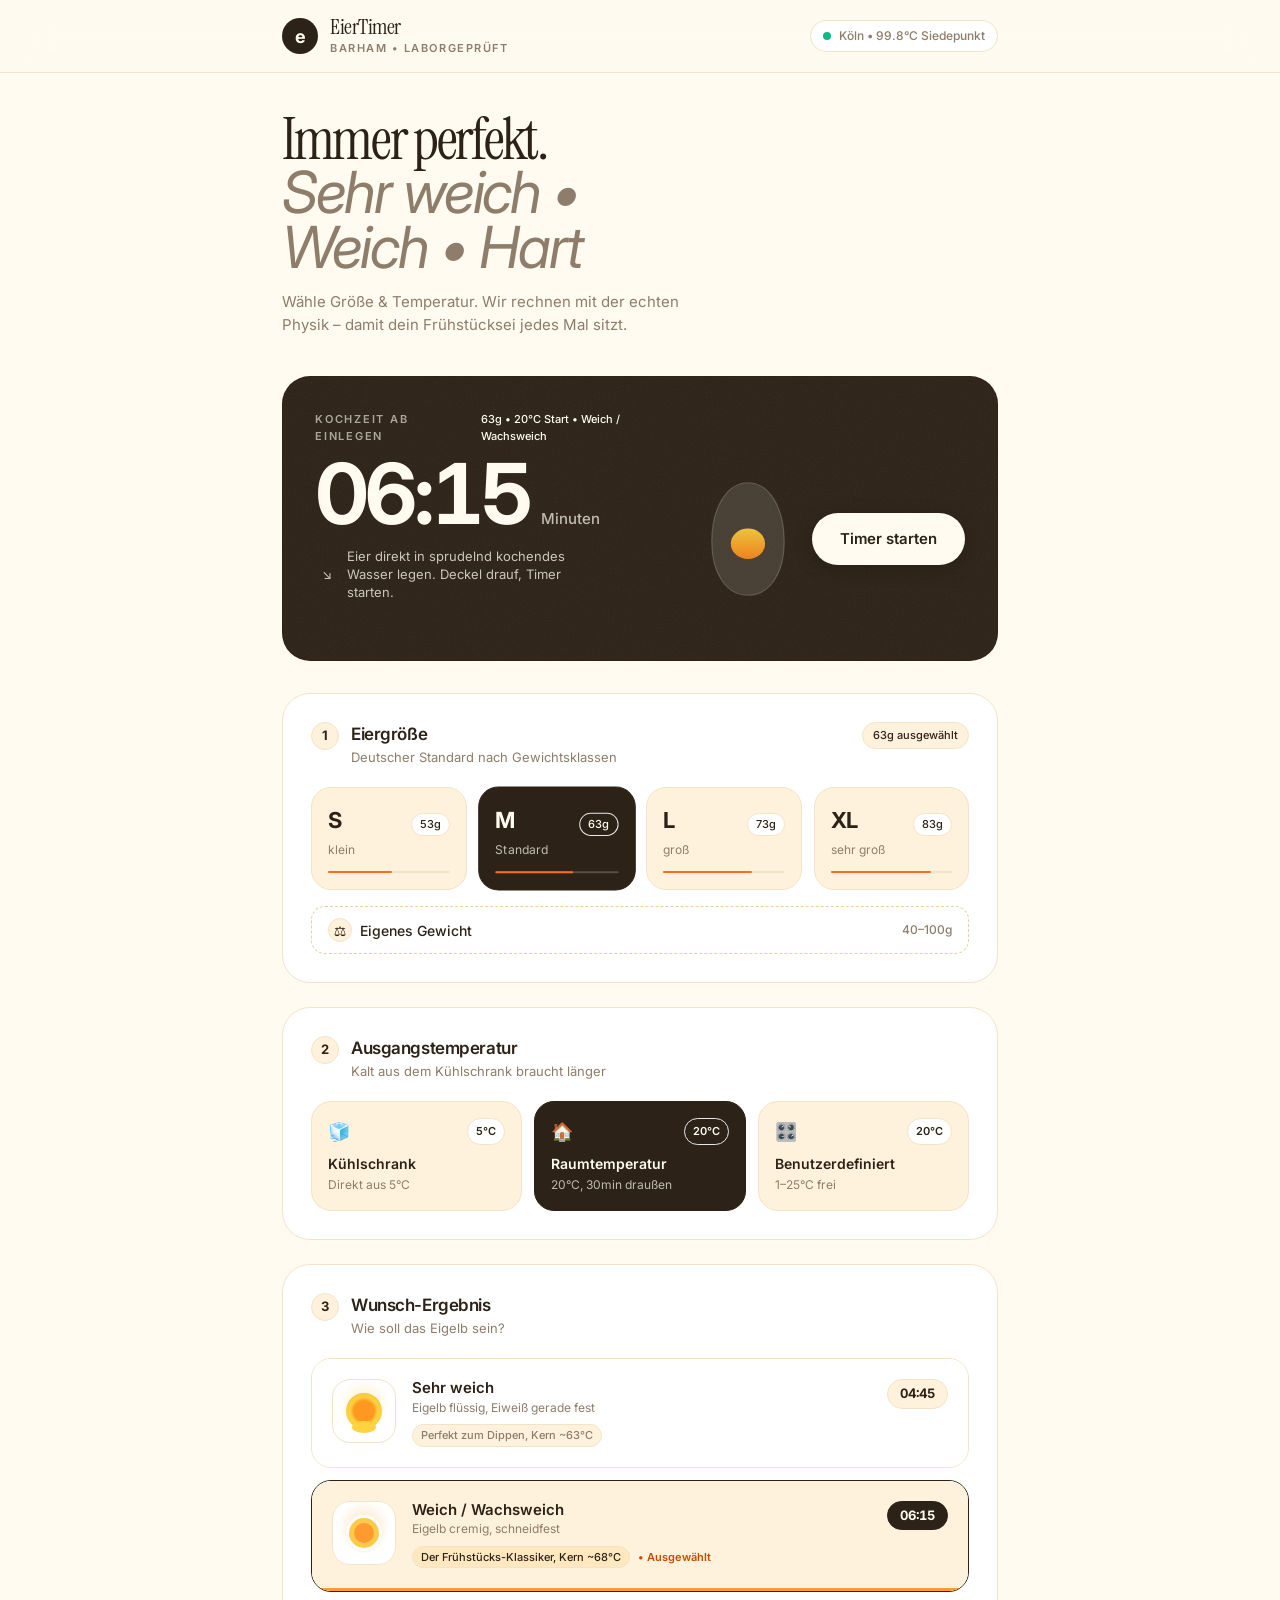
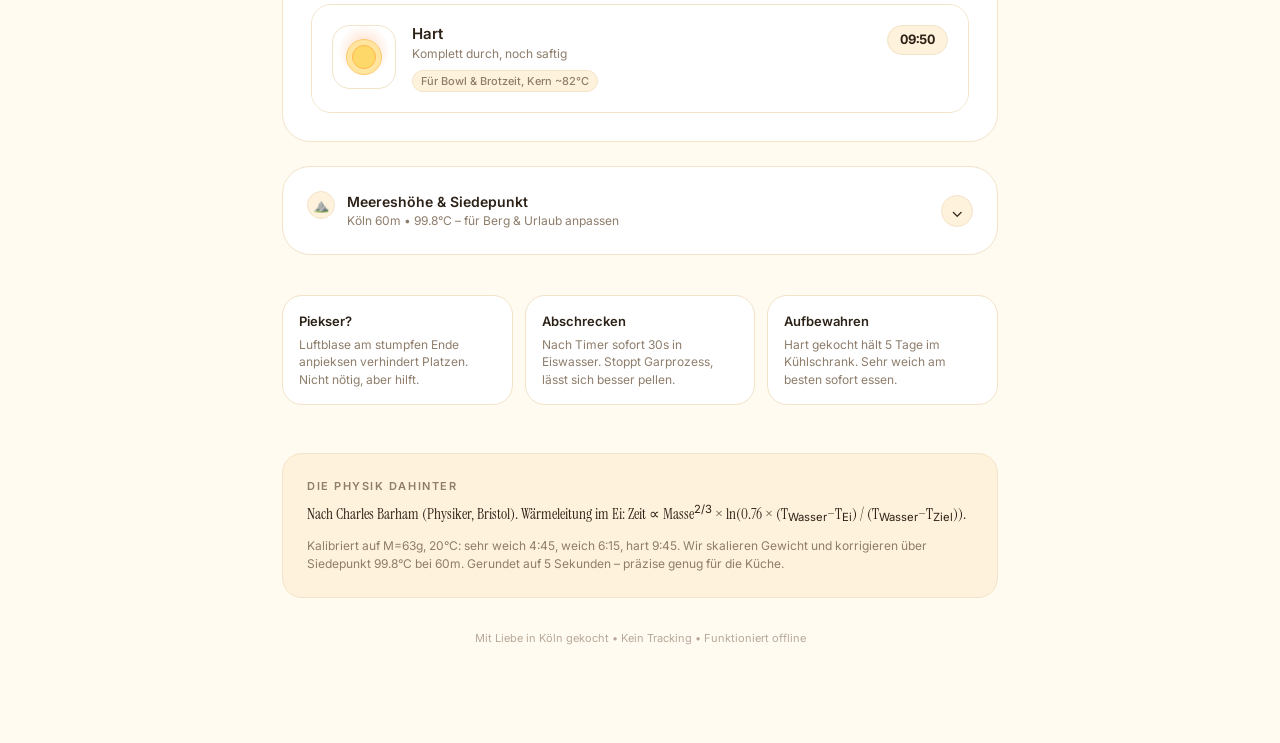
<file: React Artifact.html>
<!DOCTYPE html>
<html lang="en">
<head><style>
@font-face {
  font-family: "Optimistic";
  font-style: normal;
  font-weight: 400 600;
  font-display: swap;
  src: url("/fonts/OptimisticAI_VF_Optimized.woff2") format("woff2");
}
@font-face {
  font-family: "Optimistic Mono";
  font-style: normal;
  font-weight: 400;
  font-display: swap;
  src: url("/fonts/OptimisticMono_W_TextRegular.woff2") format("woff2");
}
:where(html) {
  font-family: "Optimistic", system-ui, sans-serif;
}
:where(code, pre, kbd, samp) {
  font-family: "Optimistic Mono", ui-monospace, monospace;
}
</style>
  <meta charset="UTF-8">
  <meta name="viewport" content="width=device-width, initial-scale=1">
  <title>React Artifact</title>
  <style>*,:after,:before{--tw-border-spacing-x:0;--tw-border-spacing-y:0;--tw-translate-x:0;--tw-translate-y:0;--tw-rotate:0;--tw-skew-x:0;--tw-skew-y:0;--tw-scale-x:1;--tw-scale-y:1;--tw-pan-x: ;--tw-pan-y: ;--tw-pinch-zoom: ;--tw-scroll-snap-strictness:proximity;--tw-gradient-from-position: ;--tw-gradient-via-position: ;--tw-gradient-to-position: ;--tw-ordinal: ;--tw-slashed-zero: ;--tw-numeric-figure: ;--tw-numeric-spacing: ;--tw-numeric-fraction: ;--tw-ring-inset: ;--tw-ring-offset-width:0px;--tw-ring-offset-color:#fff;--tw-ring-color:rgba(59,130,246,.5);--tw-ring-offset-shadow:0 0 #0000;--tw-ring-shadow:0 0 #0000;--tw-shadow:0 0 #0000;--tw-shadow-colored:0 0 #0000;--tw-blur: ;--tw-brightness: ;--tw-contrast: ;--tw-grayscale: ;--tw-hue-rotate: ;--tw-invert: ;--tw-saturate: ;--tw-sepia: ;--tw-drop-shadow: ;--tw-backdrop-blur: ;--tw-backdrop-brightness: ;--tw-backdrop-contrast: ;--tw-backdrop-grayscale: ;--tw-backdrop-hue-rotate: ;--tw-backdrop-invert: ;--tw-backdrop-opacity: ;--tw-backdrop-saturate: ;--tw-backdrop-sepia: ;--tw-contain-size: ;--tw-contain-layout: ;--tw-contain-paint: ;--tw-contain-style: }::backdrop{--tw-border-spacing-x:0;--tw-border-spacing-y:0;--tw-translate-x:0;--tw-translate-y:0;--tw-rotate:0;--tw-skew-x:0;--tw-skew-y:0;--tw-scale-x:1;--tw-scale-y:1;--tw-pan-x: ;--tw-pan-y: ;--tw-pinch-zoom: ;--tw-scroll-snap-strictness:proximity;--tw-gradient-from-position: ;--tw-gradient-via-position: ;--tw-gradient-to-position: ;--tw-ordinal: ;--tw-slashed-zero: ;--tw-numeric-figure: ;--tw-numeric-spacing: ;--tw-numeric-fraction: ;--tw-ring-inset: ;--tw-ring-offset-width:0px;--tw-ring-offset-color:#fff;--tw-ring-color:rgba(59,130,246,.5);--tw-ring-offset-shadow:0 0 #0000;--tw-ring-shadow:0 0 #0000;--tw-shadow:0 0 #0000;--tw-shadow-colored:0 0 #0000;--tw-blur: ;--tw-brightness: ;--tw-contrast: ;--tw-grayscale: ;--tw-hue-rotate: ;--tw-invert: ;--tw-saturate: ;--tw-sepia: ;--tw-drop-shadow: ;--tw-backdrop-blur: ;--tw-backdrop-brightness: ;--tw-backdrop-contrast: ;--tw-backdrop-grayscale: ;--tw-backdrop-hue-rotate: ;--tw-backdrop-invert: ;--tw-backdrop-opacity: ;--tw-backdrop-saturate: ;--tw-backdrop-sepia: ;--tw-contain-size: ;--tw-contain-layout: ;--tw-contain-paint: ;--tw-contain-style: }/*! tailwindcss v3.4.18 | MIT License | https://tailwindcss.com*/*,:after,:before{box-sizing:border-box;border:0 solid #e5e7eb}:after,:before{--tw-content:""}:host,html{line-height:1.5;-webkit-text-size-adjust:100%;-moz-tab-size:4;-o-tab-size:4;tab-size:4;font-family:ui-sans-serif,system-ui,sans-serif,Apple Color Emoji,Segoe UI Emoji,Segoe UI Symbol,Noto Color Emoji;font-feature-settings:normal;font-variation-settings:normal;-webkit-tap-highlight-color:transparent}body{line-height:inherit}hr{height:0;color:inherit;border-top-width:1px}abbr:where([title]){-webkit-text-decoration:underline dotted;text-decoration:underline dotted}h1,h2,h3,h4,h5,h6{font-size:inherit;font-weight:inherit}a{color:inherit;text-decoration:inherit}b,strong{font-weight:bolder}code,kbd,pre,samp{font-family:ui-monospace,SFMono-Regular,Menlo,Monaco,Consolas,Liberation Mono,Courier New,monospace;font-feature-settings:normal;font-variation-settings:normal;font-size:1em}small{font-size:80%}sub,sup{font-size:75%;line-height:0;position:relative;vertical-align:baseline}sub{bottom:-.25em}sup{top:-.5em}table{text-indent:0;border-color:inherit;border-collapse:collapse}button,input,optgroup,select,textarea{font-family:inherit;font-feature-settings:inherit;font-variation-settings:inherit;font-size:100%;font-weight:inherit;line-height:inherit;letter-spacing:inherit;color:inherit;margin:0;padding:0}button,select{text-transform:none}button,input:where([type=button]),input:where([type=reset]),input:where([type=submit]){-webkit-appearance:button;background-color:transparent;background-image:none}:-moz-focusring{outline:auto}:-moz-ui-invalid{box-shadow:none}progress{vertical-align:baseline}::-webkit-inner-spin-button,::-webkit-outer-spin-button{height:auto}[type=search]{-webkit-appearance:textfield;outline-offset:-2px}::-webkit-search-decoration{-webkit-appearance:none}::-webkit-file-upload-button{-webkit-appearance:button;font:inherit}summary{display:list-item}blockquote,dd,dl,figure,h1,h2,h3,h4,h5,h6,hr,p,pre{margin:0}fieldset{margin:0}fieldset,legend{padding:0}menu,ol,ul{list-style:none;margin:0;padding:0}dialog{padding:0}textarea{resize:vertical}input::-moz-placeholder,textarea::-moz-placeholder{opacity:1;color:#9ca3af}input::placeholder,textarea::placeholder{opacity:1;color:#9ca3af}[role=button],button{cursor:pointer}:disabled{cursor:default}audio,canvas,embed,iframe,img,object,svg,video{display:block;vertical-align:middle}img,video{max-width:100%;height:auto}[hidden]:where(:not([hidden=until-found])){display:none}.absolute{position:absolute}.relative{position:relative}.sticky{position:sticky}.inset-0{inset:0}.inset-\[6px\]{inset:6px}.-bottom-1{bottom:-.25rem}.left-1\/2{left:50%}.top-\[var\(--safe-area-inset-top\)\]{top:var(--safe-area-inset-top)}.z-30{z-index:30}.mx-auto{margin-left:auto;margin-right:auto}.mb-2{margin-bottom:.5rem}.mb-3{margin-bottom:.75rem}.mb-5{margin-bottom:1.25rem}.mb-6{margin-bottom:1.5rem}.mb-8{margin-bottom:2rem}.mt-0\.5{margin-top:.125rem}.mt-1{margin-top:.25rem}.mt-10{margin-top:2.5rem}.mt-12{margin-top:3rem}.mt-2{margin-top:.5rem}.mt-3{margin-top:.75rem}.mt-4{margin-top:1rem}.mt-6{margin-top:1.5rem}.mt-8{margin-top:2rem}.mt-\[2px\]{margin-top:2px}.flex{display:flex}.grid{display:grid}.hidden{display:none}.h-2{height:.5rem}.h-3{height:.75rem}.h-5{height:1.25rem}.h-6{height:1.5rem}.h-7{height:1.75rem}.h-8{height:2rem}.h-9{height:2.25rem}.h-\[124px\]{height:124px}.h-\[2px\]{height:2px}.h-\[3px\]{height:3px}.h-\[48px\]{height:48px}.h-\[52px\]{height:52px}.h-\[64px\]{height:64px}.h-full{height:100%}.min-h-screen{min-height:100vh}.w-2{width:.5rem}.w-5{width:1.25rem}.w-6{width:1.5rem}.w-7{width:1.75rem}.w-8{width:2rem}.w-9{width:2.25rem}.w-\[64px\]{width:64px}.w-\[96px\]{width:96px}.w-full{width:100%}.min-w-0{min-width:0}.max-w-\[12ch\]{max-width:12ch}.max-w-\[32ch\]{max-width:32ch}.max-w-\[46ch\]{max-width:46ch}.max-w-\[780px\]{max-width:780px}.flex-1{flex:1 1 0%}.shrink-0{flex-shrink:0}.-translate-x-1\/2{--tw-translate-x:-50%}.-translate-x-1\/2,.rotate-180{transform:translate(var(--tw-translate-x),var(--tw-translate-y)) rotate(var(--tw-rotate)) skewX(var(--tw-skew-x)) skewY(var(--tw-skew-y)) scaleX(var(--tw-scale-x)) scaleY(var(--tw-scale-y))}.rotate-180{--tw-rotate:180deg}.scale-\[1\.01\]{--tw-scale-x:1.01;--tw-scale-y:1.01;transform:translate(var(--tw-translate-x),var(--tw-translate-y)) rotate(var(--tw-rotate)) skewX(var(--tw-skew-x)) skewY(var(--tw-skew-y)) scaleX(var(--tw-scale-x)) scaleY(var(--tw-scale-y))}@keyframes bounce{0%,to{transform:translateY(-25%);animation-timing-function:cubic-bezier(.8,0,1,1)}50%{transform:none;animation-timing-function:cubic-bezier(0,0,.2,1)}}.animate-\[bounce_0\.8s_infinite\]{animation:bounce .8s infinite}@keyframes pulse{50%{opacity:.5}}.animate-pulse{animation:pulse 2s cubic-bezier(.4,0,.6,1) infinite}.grid-cols-1{grid-template-columns:repeat(1,minmax(0,1fr))}.grid-cols-2{grid-template-columns:repeat(2,minmax(0,1fr))}.flex-col{flex-direction:column}.place-items-center{place-items:center}.items-start{align-items:flex-start}.items-center{align-items:center}.items-baseline{align-items:baseline}.justify-between{justify-content:space-between}.gap-1{gap:.25rem}.gap-2{gap:.5rem}.gap-3{gap:.75rem}.gap-4{gap:1rem}.gap-6{gap:1.5rem}.overflow-hidden{overflow:hidden}.overflow-x-clip{overflow-x:clip}.rounded-\[100\%\]{border-radius:100%}.rounded-\[10px\]{border-radius:10px}.rounded-\[18px\]{border-radius:18px}.rounded-\[calc\(var\(--radius-xl\)-1px\)\]{border-radius:calc(var(--radius-xl) - 1px)}.rounded-\[var\(--radius-lg\)\]{border-radius:var(--radius-lg)}.rounded-\[var\(--radius-md\)\]{border-radius:var(--radius-md)}.rounded-\[var\(--radius-xl\)\]{border-radius:var(--radius-xl)}.rounded-full{border-radius:9999px}.border{border-width:1px}.border-\[3px\]{border-width:3px}.border-b{border-bottom-width:1px}.border-t{border-top-width:1px}.border-dashed{border-style:dashed}.border-\[\#FFB84D\]{--tw-border-opacity:1;border-color:rgb(255 184 77/var(--tw-border-opacity,1))}.border-\[\#FFC86A\]{--tw-border-opacity:1;border-color:rgb(255 200 106/var(--tw-border-opacity,1))}.border-\[var\(--border\)\]{border-color:var(--border)}.border-\[var\(--border-strong\)\]{border-color:var(--border-strong)}.border-\[var\(--text\)\]{border-color:var(--text)}.border-white{--tw-border-opacity:1;border-color:rgb(255 255 255/var(--tw-border-opacity,1))}.bg-\[\#FF8A1A\]{--tw-bg-opacity:1;background-color:rgb(255 138 26/var(--tw-bg-opacity,1))}.bg-\[\#FF9A2F\]{--tw-bg-opacity:1;background-color:rgb(255 154 47/var(--tw-bg-opacity,1))}.bg-\[\#FFC94A\]{--tw-bg-opacity:1;background-color:rgb(255 201 74/var(--tw-bg-opacity,1))}.bg-\[\#FFD23F\]{--tw-bg-opacity:1;background-color:rgb(255 210 63/var(--tw-bg-opacity,1))}.bg-\[\#FFD86A\]{--tw-bg-opacity:1;background-color:rgb(255 216 106/var(--tw-bg-opacity,1))}.bg-\[\#FFE5A0\]{--tw-bg-opacity:1;background-color:rgb(255 229 160/var(--tw-bg-opacity,1))}.bg-\[color-mix\(in_srgb\2c var\(--bg\)_80\%\2c transparent\)\]{background-color:color-mix(in srgb,var(--bg) 80%,transparent)}.bg-\[var\(--bg\)\]{background-color:var(--bg)}.bg-\[var\(--border\)\]{background-color:var(--border)}.bg-\[var\(--primary\)\]{background-color:var(--primary)}.bg-\[var\(--surface\)\]{background-color:var(--surface)}.bg-\[var\(--surface-2\)\]{background-color:var(--surface-2)}.bg-\[var\(--surface-3\)\]{background-color:var(--surface-3)}.bg-\[var\(--text\)\]{background-color:var(--text)}.bg-emerald-500{--tw-bg-opacity:1;background-color:rgb(16 185 129/var(--tw-bg-opacity,1))}.bg-transparent{background-color:transparent}.bg-white\/20{background-color:hsla(0,0%,100%,.2)}.p-0{padding:0}.p-3{padding:.75rem}.p-4{padding:1rem}.p-5{padding:1.25rem}.p-6{padding:1.5rem}.p-\[1px\]{padding:1px}.px-2{padding-left:.5rem;padding-right:.5rem}.px-2\.5{padding-left:.625rem;padding-right:.625rem}.px-3{padding-left:.75rem;padding-right:.75rem}.px-4{padding-left:1rem;padding-right:1rem}.px-5{padding-left:1.25rem;padding-right:1.25rem}.px-7{padding-left:1.75rem;padding-right:1.75rem}.py-0\.5{padding-top:.125rem;padding-bottom:.125rem}.py-1{padding-top:.25rem;padding-bottom:.25rem}.py-1\.5{padding-top:.375rem;padding-bottom:.375rem}.pb-24{padding-bottom:6rem}.pb-6{padding-bottom:1.5rem}.pt-2{padding-top:.5rem}.pt-6{padding-top:1.5rem}.text-left{text-align:left}.text-center{text-align:center}.text-\[10px\]{font-size:10px}.text-\[11px\]{font-size:11px}.text-\[12px\]{font-size:12px}.text-\[13px\]{font-size:13px}.text-\[14px\]{font-size:14px}.text-\[15px\]{font-size:15px}.text-\[17px\]{font-size:17px}.text-\[18px\]{font-size:18px}.text-\[22px\]{font-size:22px}.text-\[28px\]{font-size:28px}.text-\[42px\]{font-size:42px}.text-\[64px\]{font-size:64px}.font-\[400\]{font-weight:400}.font-\[700\],.font-bold{font-weight:700}.font-medium{font-weight:500}.font-semibold{font-weight:600}.uppercase{text-transform:uppercase}.italic{font-style:italic}.tabular-nums{--tw-numeric-spacing:tabular-nums;font-variant-numeric:var(--tw-ordinal) var(--tw-slashed-zero) var(--tw-numeric-figure) var(--tw-numeric-spacing) var(--tw-numeric-fraction)}.leading-\[0\.85\]{line-height:.85}.leading-\[0\.92\]{line-height:.92}.leading-\[1\.35\]{line-height:1.35}.leading-\[1\.45\]{line-height:1.45}.leading-\[1\.4\]{line-height:1.4}.leading-\[1\.5\]{line-height:1.5}.leading-none{line-height:1}.leading-tight{line-height:1.25}.tracking-\[-0\.02em\]{letter-spacing:-.02em}.tracking-\[-0\.04em\]{letter-spacing:-.04em}.tracking-\[-0\.06em\]{letter-spacing:-.06em}.tracking-\[0\.14em\]{letter-spacing:.14em}.tracking-\[0\.16em\]{letter-spacing:.16em}.tracking-tight{letter-spacing:-.025em}.tracking-widest{letter-spacing:.1em}.text-\[var\(--bg\)\]{color:var(--bg)}.text-\[var\(--muted\)\]{color:var(--muted)}.text-\[var\(--muted-2\)\]{color:var(--muted-2)}.text-\[var\(--primary-dark\)\]{color:var(--primary-dark)}.text-\[var\(--text\)\]{color:var(--text)}.antialiased{-webkit-font-smoothing:antialiased;-moz-osx-font-smoothing:grayscale}.accent-\[var\(--primary\)\]{accent-color:var(--primary)}.opacity-30{opacity:.3}.opacity-60{opacity:.6}.opacity-70{opacity:.7}.opacity-75{opacity:.75}.opacity-80{opacity:.8}.opacity-\[0\.06\]{opacity:.06}.shadow-\[0_4px_20px_rgba\(0\2c 0\2c 0\2c 0\.2\)\]{--tw-shadow:0 4px 20px rgba(0,0,0,.2);--tw-shadow-colored:0 4px 20px var(--tw-shadow-color)}.shadow-\[0_4px_20px_rgba\(0\2c 0\2c 0\2c 0\.2\)\],.shadow-inner{box-shadow:var(--tw-ring-offset-shadow,0 0 #0000),var(--tw-ring-shadow,0 0 #0000),var(--tw-shadow)}.shadow-inner{--tw-shadow:inset 0 2px 4px 0 rgba(0,0,0,.05);--tw-shadow-colored:inset 0 2px 4px 0 var(--tw-shadow-color)}.shadow-sm{--tw-shadow:0 1px 2px 0 rgba(0,0,0,.05);--tw-shadow-colored:0 1px 2px 0 var(--tw-shadow-color);box-shadow:var(--tw-ring-offset-shadow,0 0 #0000),var(--tw-ring-shadow,0 0 #0000),var(--tw-shadow)}.shadow-\[var\(--shadow\)\]{--tw-shadow-color:var(--shadow);--tw-shadow:var(--tw-shadow-colored)}.shadow-\[var\(--shadow-sm\)\]{--tw-shadow-color:var(--shadow-sm);--tw-shadow:var(--tw-shadow-colored)}.blur-\[0\.5px\]{--tw-blur:blur(0.5px)}.blur-\[0\.5px\],.blur-\[1px\]{filter:var(--tw-blur) var(--tw-brightness) var(--tw-contrast) var(--tw-grayscale) var(--tw-hue-rotate) var(--tw-invert) var(--tw-saturate) var(--tw-sepia) var(--tw-drop-shadow)}.blur-\[1px\]{--tw-blur:blur(1px)}.filter{filter:var(--tw-blur) var(--tw-brightness) var(--tw-contrast) var(--tw-grayscale) var(--tw-hue-rotate) var(--tw-invert) var(--tw-saturate) var(--tw-sepia) var(--tw-drop-shadow)}.backdrop-blur-xl{--tw-backdrop-blur:blur(24px);backdrop-filter:var(--tw-backdrop-blur) var(--tw-backdrop-brightness) var(--tw-backdrop-contrast) var(--tw-backdrop-grayscale) var(--tw-backdrop-hue-rotate) var(--tw-backdrop-invert) var(--tw-backdrop-opacity) var(--tw-backdrop-saturate) var(--tw-backdrop-sepia)}.transition{transition-property:color,background-color,border-color,text-decoration-color,fill,stroke,opacity,box-shadow,transform,filter,backdrop-filter;transition-timing-function:cubic-bezier(.4,0,.2,1);transition-duration:.15s}.transition-all{transition-property:all;transition-timing-function:cubic-bezier(.4,0,.2,1);transition-duration:.15s}.transition-transform{transition-property:transform;transition-timing-function:cubic-bezier(.4,0,.2,1);transition-duration:.15s}.duration-1000{transition-duration:1s}.duration-700{transition-duration:.7s}.ease-linear{transition-timing-function:linear}.ease-out{transition-timing-function:cubic-bezier(0,0,.2,1)}#root,body,html{min-height:100%}body{margin:0;font-family:ui-sans-serif,system-ui,-apple-system,BlinkMacSystemFont,Segoe UI,sans-serif}[role=button]:not([aria-disabled=true]),button:not(:disabled),label[for],select:not(:disabled),summary{cursor:pointer}.selection\:bg-\[var\(--accent\)\] ::-moz-selection{background-color:var(--accent)}.selection\:bg-\[var\(--accent\)\] ::selection{background-color:var(--accent)}.selection\:bg-\[var\(--accent\)\]::-moz-selection{background-color:var(--accent)}.selection\:bg-\[var\(--accent\)\]::selection{background-color:var(--accent)}.hover\:scale-\[1\.01\]:hover{--tw-scale-x:1.01;--tw-scale-y:1.01}.hover\:scale-\[1\.01\]:hover,.hover\:scale-\[1\.02\]:hover{transform:translate(var(--tw-translate-x),var(--tw-translate-y)) rotate(var(--tw-rotate)) skewX(var(--tw-skew-x)) skewY(var(--tw-skew-y)) scaleX(var(--tw-scale-x)) scaleY(var(--tw-scale-y))}.hover\:scale-\[1\.02\]:hover{--tw-scale-x:1.02;--tw-scale-y:1.02}.hover\:border-\[var\(--border-strong\)\]:hover{border-color:var(--border-strong)}.hover\:bg-\[var\(--surface-2\)\]:hover{background-color:var(--surface-2)}.active\:scale-\[0\.98\]:active{--tw-scale-x:0.98;--tw-scale-y:0.98}.active\:scale-\[0\.98\]:active,.active\:scale-\[0\.99\]:active{transform:translate(var(--tw-translate-x),var(--tw-translate-y)) rotate(var(--tw-rotate)) skewX(var(--tw-skew-x)) skewY(var(--tw-skew-y)) scaleX(var(--tw-scale-x)) scaleY(var(--tw-scale-y))}.active\:scale-\[0\.99\]:active{--tw-scale-x:0.99;--tw-scale-y:0.99}@media (min-width:640px){.sm\:mb-10{margin-bottom:2.5rem}.sm\:mb-8{margin-bottom:2rem}.sm\:flex{display:flex}.sm\:h-\[72px\]{height:72px}.sm\:grid-cols-3{grid-template-columns:repeat(3,minmax(0,1fr))}.sm\:grid-cols-4{grid-template-columns:repeat(4,minmax(0,1fr))}.sm\:flex-row{flex-direction:row}.sm\:items-end{align-items:flex-end}.sm\:p-5{padding:1.25rem}.sm\:p-6{padding:1.5rem}.sm\:p-7{padding:1.75rem}.sm\:p-8{padding:2rem}.sm\:px-6{padding-left:1.5rem;padding-right:1.5rem}.sm\:px-8{padding-left:2rem;padding-right:2rem}.sm\:pt-10{padding-top:2.5rem}.sm\:text-\[58px\]{font-size:58px}.sm\:text-\[84px\]{font-size:84px}}</style>
</head>
<body>
  <div id="root"></div>
  
  <script type="module">var tf=Object.create;var{getPrototypeOf:rf,defineProperty:Il,getOwnPropertyNames:lf}=Object;var of=Object.prototype.hasOwnProperty;var wn=(e,n,t)=>{t=e!=null?tf(rf(e)):{};let r=n||!e||!e.__esModule?Il(t,"default",{value:e,enumerable:!0}):t;for(let l of lf(e))if(!of.call(r,l))Il(r,l,{get:()=>e[l],enumerable:!0});return r};var pr=(e,n)=>()=>(n||e((n={exports:{}}).exports,n),n.exports);var uf=(e,n)=>{for(var t in n)Il(e,t,{get:n[t],enumerable:!0,configurable:!0,set:(r)=>n[t]=()=>r})};var sf=(e,n)=>()=>(e&&(n=e(e=0)),n);var vt=pr((_f)=>{var ht=Symbol.for("react.element"),af=Symbol.for("react.portal"),cf=Symbol.for("react.fragment"),ff=Symbol.for("react.strict_mode"),df=Symbol.for("react.profiler"),pf=Symbol.for("react.provider"),mf=Symbol.for("react.context"),hf=Symbol.for("react.forward_ref"),vf=Symbol.for("react.suspense"),yf=Symbol.for("react.memo"),gf=Symbol.for("react.lazy"),ci=Symbol.iterator;function wf(e){if(e===null||typeof e!=="object")return null;return e=ci&&e[ci]||e["@@iterator"],typeof e==="function"?e:null}var pi={isMounted:function(){return!1},enqueueForceUpdate:function(){},enqueueReplaceState:function(){},enqueueSetState:function(){}},mi=Object.assign,hi={};function Un(e,n,t){this.props=e,this.context=n,this.refs=hi,this.updater=t||pi}Un.prototype.isReactComponent={};Un.prototype.setState=function(e,n){if(typeof e!=="object"&&typeof e!=="function"&&e!=null)throw Error("setState(...): takes an object of state variables to update or a function which returns an object of state variables.");this.updater.enqueueSetState(this,e,n,"setState")};Un.prototype.forceUpdate=function(e){this.updater.enqueueForceUpdate(this,e,"forceUpdate")};function vi(){}vi.prototype=Un.prototype;function Ul(e,n,t){this.props=e,this.context=n,this.refs=hi,this.updater=t||pi}var Vl=Ul.prototype=new vi;Vl.constructor=Ul;mi(Vl,Un.prototype);Vl.isPureReactComponent=!0;var fi=Array.isArray,yi=Object.prototype.hasOwnProperty,Bl={current:null},gi={key:!0,ref:!0,__self:!0,__source:!0};function wi(e,n,t){var r,l={},o=null,u=null;if(n!=null)for(r in n.ref!==void 0&&(u=n.ref),n.key!==void 0&&(o=""+n.key),n)yi.call(n,r)&&!gi.hasOwnProperty(r)&&(l[r]=n[r]);var i=arguments.length-2;if(i===1)l.children=t;else if(1<i){for(var s=Array(i),f=0;f<i;f++)s[f]=arguments[f+2];l.children=s}if(e&&e.defaultProps)for(r in i=e.defaultProps,i)l[r]===void 0&&(l[r]=i[r]);return{$$typeof:ht,type:e,key:o,ref:u,props:l,_owner:Bl.current}}function kf(e,n){return{$$typeof:ht,type:e.type,key:n,ref:e.ref,props:e.props,_owner:e._owner}}function Al(e){return typeof e==="object"&&e!==null&&e.$$typeof===ht}function Sf(e){var n={"=":"=0",":":"=2"};return"$"+e.replace(/[=:]/g,function(t){return n[t]})}var di=/\/+/g;function Fl(e,n){return typeof e==="object"&&e!==null&&e.key!=null?Sf(""+e.key):n.toString(36)}function hr(e,n,t,r,l){var o=typeof e;if(o==="undefined"||o==="boolean")e=null;var u=!1;if(e===null)u=!0;else switch(o){case"string":case"number":u=!0;break;case"object":switch(e.$$typeof){case ht:case af:u=!0}}if(u)return u=e,l=l(u),e=r===""?"."+Fl(u,0):r,fi(l)?(t="",e!=null&&(t=e.replace(di,"$&/")+"/"),hr(l,n,t,"",function(f){return f})):l!=null&&(Al(l)&&(l=kf(l,t+(!l.key||u&&u.key===l.key?"":(""+l.key).replace(di,"$&/")+"/")+e)),n.push(l)),1;if(u=0,r=r===""?".":r+":",fi(e))for(var i=0;i<e.length;i++){o=e[i];var s=r+Fl(o,i);u+=hr(o,n,t,s,l)}else if(s=wf(e),typeof s==="function")for(e=s.call(e),i=0;!(o=e.next()).done;)o=o.value,s=r+Fl(o,i++),u+=hr(o,n,t,s,l);else if(o==="object")throw n=String(e),Error("Objects are not valid as a React child (found: "+(n==="[object Object]"?"object with keys {"+Object.keys(e).join(", ")+"}":n)+"). If you meant to render a collection of children, use an array instead.");return u}function mr(e,n,t){if(e==null)return e;var r=[],l=0;return hr(e,r,"","",function(o){return n.call(t,o,l++)}),r}function Ef(e){if(e._status===-1){var n=e._result;n=n(),n.then(function(t){if(e._status===0||e._status===-1)e._status=1,e._result=t},function(t){if(e._status===0||e._status===-1)e._status=2,e._result=t}),e._status===-1&&(e._status=0,e._result=n)}if(e._status===1)return e._result.default;throw e._result}var oe={current:null},vr={transition:null},Cf={ReactCurrentDispatcher:oe,ReactCurrentBatchConfig:vr,ReactCurrentOwner:Bl};function ki(){throw Error("act(...) is not supported in production builds of React.")}_f.Children={map:mr,forEach:function(e,n,t){mr(e,function(){n.apply(this,arguments)},t)},count:function(e){var n=0;return mr(e,function(){n++}),n},toArray:function(e){return mr(e,function(n){return n})||[]},only:function(e){if(!Al(e))throw Error("React.Children.only expected to receive a single React element child.");return e}};_f.Component=Un;_f.Fragment=cf;_f.Profiler=df;_f.PureComponent=Ul;_f.StrictMode=ff;_f.Suspense=vf;_f.__SECRET_INTERNALS_DO_NOT_USE_OR_YOU_WILL_BE_FIRED=Cf;_f.act=ki;_f.cloneElement=function(e,n,t){if(e===null||e===void 0)throw Error("React.cloneElement(...): The argument must be a React element, but you passed "+e+".");var r=mi({},e.props),l=e.key,o=e.ref,u=e._owner;if(n!=null){if(n.ref!==void 0&&(o=n.ref,u=Bl.current),n.key!==void 0&&(l=""+n.key),e.type&&e.type.defaultProps)var i=e.type.defaultProps;for(s in n)yi.call(n,s)&&!gi.hasOwnProperty(s)&&(r[s]=n[s]===void 0&&i!==void 0?i[s]:n[s])}var s=arguments.length-2;if(s===1)r.children=t;else if(1<s){i=Array(s);for(var f=0;f<s;f++)i[f]=arguments[f+2];r.children=i}return{$$typeof:ht,type:e.type,key:l,ref:o,props:r,_owner:u}};_f.createContext=function(e){return e={$$typeof:mf,_currentValue:e,_currentValue2:e,_threadCount:0,Provider:null,Consumer:null,_defaultValue:null,_globalName:null},e.Provider={$$typeof:pf,_context:e},e.Consumer=e};_f.createElement=wi;_f.createFactory=function(e){var n=wi.bind(null,e);return n.type=e,n};_f.createRef=function(){return{current:null}};_f.forwardRef=function(e){return{$$typeof:hf,render:e}};_f.isValidElement=Al;_f.lazy=function(e){return{$$typeof:gf,_payload:{_status:-1,_result:e},_init:Ef}};_f.memo=function(e,n){return{$$typeof:yf,type:e,compare:n===void 0?null:n}};_f.startTransition=function(e){var n=vr.transition;vr.transition={};try{e()}finally{vr.transition=n}};_f.unstable_act=ki;_f.useCallback=function(e,n){return oe.current.useCallback(e,n)};_f.useContext=function(e){return oe.current.useContext(e)};_f.useDebugValue=function(){};_f.useDeferredValue=function(e){return oe.current.useDeferredValue(e)};_f.useEffect=function(e,n){return oe.current.useEffect(e,n)};_f.useId=function(){return oe.current.useId()};_f.useImperativeHandle=function(e,n,t){return oe.current.useImperativeHandle(e,n,t)};_f.useInsertionEffect=function(e,n){return oe.current.useInsertionEffect(e,n)};_f.useLayoutEffect=function(e,n){return oe.current.useLayoutEffect(e,n)};_f.useMemo=function(e,n){return oe.current.useMemo(e,n)};_f.useReducer=function(e,n,t){return oe.current.useReducer(e,n,t)};_f.useRef=function(e){return oe.current.useRef(e)};_f.useState=function(e){return oe.current.useState(e)};_f.useSyncExternalStore=function(e,n,t){return oe.current.useSyncExternalStore(e,n,t)};_f.useTransition=function(){return oe.current.useTransition()};_f.version="18.3.1"});var zi=pr((sd)=>{function Hl(e,n){var t=e.length;e.push(n);e:for(;0<t;){var r=t-1>>>1,l=e[r];if(0<yr(l,n))e[r]=n,e[t]=l,t=r;else break e}}function Ne(e){return e.length===0?null:e[0]}function Sr(e){if(e.length===0)return null;var n=e[0],t=e.pop();if(t!==n){e[0]=t;e:for(var r=0,l=e.length,o=l>>>1;r<o;){var u=2*(r+1)-1,i=e[u],s=u+1,f=e[s];if(0>yr(i,t))s<l&&0>yr(f,i)?(e[r]=f,e[s]=t,r=s):(e[r]=i,e[u]=t,r=u);else if(s<l&&0>yr(f,t))e[r]=f,e[s]=t,r=s;else break e}}return n}function yr(e,n){var t=e.sortIndex-n.sortIndex;return t!==0?t:e.id-n.id}if(typeof performance==="object"&&typeof performance.now==="function")Wl=performance,sd.unstable_now=function(){return Wl.now()};else gr=Date,Ql=gr.now(),sd.unstable_now=function(){return gr.now()-Ql};var Wl,gr,Ql,De=[],qe=[],id=1,ge=null,ee=3,Er=!1,kn=!1,gt=!1,Ei=typeof setTimeout==="function"?setTimeout:null,Ci=typeof clearTimeout==="function"?clearTimeout:null,Si=typeof setImmediate<"u"?setImmediate:null;typeof navigator<"u"&&navigator.scheduling!==void 0&&navigator.scheduling.isInputPending!==void 0&&navigator.scheduling.isInputPending.bind(navigator.scheduling);function Kl(e){for(var n=Ne(qe);n!==null;){if(n.callback===null)Sr(qe);else if(n.startTime<=e)Sr(qe),n.sortIndex=n.expirationTime,Hl(De,n);else break;n=Ne(qe)}}function Xl(e){if(gt=!1,Kl(e),!kn)if(Ne(De)!==null)kn=!0,Zl(Gl);else{var n=Ne(qe);n!==null&&Jl(Xl,n.startTime-e)}}function Gl(e,n){kn=!1,gt&&(gt=!1,Ci(wt),wt=-1),Er=!0;var t=ee;try{Kl(n);for(ge=Ne(De);ge!==null&&(!(ge.expirationTime>n)||e&&!Pi());){var r=ge.callback;if(typeof r==="function"){ge.callback=null,ee=ge.priorityLevel;var l=r(ge.expirationTime<=n);n=sd.unstable_now(),typeof l==="function"?ge.callback=l:ge===Ne(De)&&Sr(De),Kl(n)}else Sr(De);ge=Ne(De)}if(ge!==null)var o=!0;else{var u=Ne(qe);u!==null&&Jl(Xl,u.startTime-n),o=!1}return o}finally{ge=null,ee=t,Er=!1}}var Cr=!1,wr=null,wt=-1,_i=5,Ni=-1;function Pi(){return sd.unstable_now()-Ni<_i?!1:!0}function $l(){if(wr!==null){var e=sd.unstable_now();Ni=e;var n=!0;try{n=wr(!0,e)}finally{n?yt():(Cr=!1,wr=null)}}else Cr=!1}var yt;if(typeof Si==="function")yt=function(){Si($l)};else if(typeof MessageChannel<"u")kr=new MessageChannel,Yl=kr.port2,kr.port1.onmessage=$l,yt=function(){Yl.postMessage(null)};else yt=function(){Ei($l,0)};var kr,Yl;function Zl(e){wr=e,Cr||(Cr=!0,yt())}function Jl(e,n){wt=Ei(function(){e(sd.unstable_now())},n)}sd.unstable_IdlePriority=5;sd.unstable_ImmediatePriority=1;sd.unstable_LowPriority=4;sd.unstable_NormalPriority=3;sd.unstable_Profiling=null;sd.unstable_UserBlockingPriority=2;sd.unstable_cancelCallback=function(e){e.callback=null};sd.unstable_continueExecution=function(){kn||Er||(kn=!0,Zl(Gl))};sd.unstable_forceFrameRate=function(e){0>e||125<e?console.error("forceFrameRate takes a positive int between 0 and 125, forcing frame rates higher than 125 fps is not supported"):_i=0<e?Math.floor(1000/e):5};sd.unstable_getCurrentPriorityLevel=function(){return ee};sd.unstable_getFirstCallbackNode=function(){return Ne(De)};sd.unstable_next=function(e){switch(ee){case 1:case 2:case 3:var n=3;break;default:n=ee}var t=ee;ee=n;try{return e()}finally{ee=t}};sd.unstable_pauseExecution=function(){};sd.unstable_requestPaint=function(){};sd.unstable_runWithPriority=function(e,n){switch(e){case 1:case 2:case 3:case 4:case 5:break;default:e=3}var t=ee;ee=e;try{return n()}finally{ee=t}};sd.unstable_scheduleCallback=function(e,n,t){var r=sd.unstable_now();switch(typeof t==="object"&&t!==null?(t=t.delay,t=typeof t==="number"&&0<t?r+t:r):t=r,e){case 1:var l=-1;break;case 2:l=250;break;case 5:l=1073741823;break;case 4:l=1e4;break;default:l=5000}return l=t+l,e={id:id++,callback:n,priorityLevel:e,startTime:t,expirationTime:l,sortIndex:-1},t>r?(e.sortIndex=t,Hl(qe,e),Ne(De)===null&&e===Ne(qe)&&(gt?(Ci(wt),wt=-1):gt=!0,Jl(Xl,t-r))):(e.sortIndex=l,Hl(De,e),kn||Er||(kn=!0,Zl(Gl))),e};sd.unstable_shouldYield=Pi;sd.unstable_wrapCallback=function(e){var n=ee;return function(){var t=ee;ee=n;try{return e.apply(this,arguments)}finally{ee=t}}}});var ri={};uf(ri,{version:()=>$c,unstable_renderSubtreeIntoContainer:()=>Ac,unstable_batchedUpdates:()=>Bc,unmountComponentAtNode:()=>Vc,render:()=>Uc,hydrateRoot:()=>Fc,hydrate:()=>Ic,flushSync:()=>Dc,findDOMNode:()=>Oc,createRoot:()=>Rc,createPortal:()=>Mc,__SECRET_INTERNALS_DO_NOT_USE_OR_YOU_WILL_BE_FIRED:()=>Tc});function g(e){for(var n="https://reactjs.org/docs/error-decoder.html?invariant="+e,t=1;t<arguments.length;t++)n+="&args[]="+encodeURIComponent(arguments[t]);return"Minified React error #"+e+"; visit "+n+" for the full message or use the non-minified dev environment for full errors and additional helpful warnings."}function Dn(e,n){ot(e,n),ot(e+"Capture",n)}function ot(e,n){Qt[e]=n;for(e=0;e<n.length;e++)Os.add(n[e])}function Ld(e){if(wo.call(xi,e))return!0;if(wo.call(Li,e))return!1;if(zd.test(e))return xi[e]=!0;return Li[e]=!0,!1}function xd(e,n,t,r){if(t!==null&&t.type===0)return!1;switch(typeof n){case"function":case"symbol":return!0;case"boolean":if(r)return!1;if(t!==null)return!t.acceptsBooleans;return e=e.toLowerCase().slice(0,5),e!=="data-"&&e!=="aria-";default:return!1}}function Td(e,n,t,r){if(n===null||typeof n>"u"||xd(e,n,t,r))return!0;if(r)return!1;if(t!==null)switch(t.type){case 3:return!n;case 4:return n===!1;case 5:return isNaN(n);case 6:return isNaN(n)||1>n}return!1}function se(e,n,t,r,l,o,u){this.acceptsBooleans=n===2||n===3||n===4,this.attributeName=r,this.attributeNamespace=l,this.mustUseProperty=t,this.propertyName=e,this.type=n,this.sanitizeURL=o,this.removeEmptyString=u}function mu(e){return e[1].toUpperCase()}function hu(e,n,t,r){var l=b.hasOwnProperty(n)?b[n]:null;if(l!==null?l.type!==0:r||!(2<n.length)||n[0]!=="o"&&n[0]!=="O"||n[1]!=="n"&&n[1]!=="N")Td(n,t,l,r)&&(t=null),r||l===null?Ld(n)&&(t===null?e.removeAttribute(n):e.setAttribute(n,""+t)):l.mustUseProperty?e[l.propertyName]=t===null?l.type===3?!1:"":t:(n=l.attributeName,r=l.attributeNamespace,t===null?e.removeAttribute(n):(l=l.type,t=l===3||l===4&&t===!0?"":""+t,r?e.setAttributeNS(r,n,t):e.setAttribute(n,t)))}function kt(e){if(e===null||typeof e!=="object")return null;return e=Ti&&e[Ti]||e["@@iterator"],typeof e==="function"?e:null}function zt(e){if(ql===void 0)try{throw Error()}catch(t){var n=t.stack.trim().match(/\n( *(at )?)/);ql=n&&n[1]||""}return`
`+ql+e}function bl(e,n){if(!e||jl)return"";jl=!0;var t=Error.prepareStackTrace;Error.prepareStackTrace=void 0;try{if(n)if(n=function(){throw Error()},Object.defineProperty(n.prototype,"props",{set:function(){throw Error()}}),typeof Reflect==="object"&&Reflect.construct){try{Reflect.construct(n,[])}catch(f){var r=f}Reflect.construct(e,[],n)}else{try{n.call()}catch(f){r=f}e.call(n.prototype)}else{try{throw Error()}catch(f){r=f}e()}}catch(f){if(f&&r&&typeof f.stack==="string"){for(var l=f.stack.split(`
`),o=r.stack.split(`
`),u=l.length-1,i=o.length-1;1<=u&&0<=i&&l[u]!==o[i];)i--;for(;1<=u&&0<=i;u--,i--)if(l[u]!==o[i]){if(u!==1||i!==1)do if(u--,i--,0>i||l[u]!==o[i]){var s=`
`+l[u].replace(" at new "," at ");return e.displayName&&s.includes("<anonymous>")&&(s=s.replace("<anonymous>",e.displayName)),s}while(1<=u&&0<=i);break}}}finally{jl=!1,Error.prepareStackTrace=t}return(e=e?e.displayName||e.name:"")?zt(e):""}function Md(e){switch(e.tag){case 5:return zt(e.type);case 16:return zt("Lazy");case 13:return zt("Suspense");case 19:return zt("SuspenseList");case 0:case 2:case 15:return e=bl(e.type,!1),e;case 11:return e=bl(e.type.render,!1),e;case 1:return e=bl(e.type,!0),e;default:return""}}function Co(e){if(e==null)return null;if(typeof e==="function")return e.displayName||e.name||null;if(typeof e==="string")return e;switch(e){case Hn:return"Fragment";case $n:return"Portal";case ko:return"Profiler";case vu:return"StrictMode";case So:return"Suspense";case Eo:return"SuspenseList"}if(typeof e==="object")switch(e.$$typeof){case Is:return(e.displayName||"Context")+".Consumer";case Ds:return(e._context.displayName||"Context")+".Provider";case yu:var n=e.render;return e=e.displayName,e||(e=n.displayName||n.name||"",e=e!==""?"ForwardRef("+e+")":"ForwardRef"),e;case gu:return n=e.displayName||null,n!==null?n:Co(e.type)||"Memo";case be:n=e._payload,e=e._init;try{return Co(e(n))}catch(t){}}return null}function Rd(e){var n=e.type;switch(e.tag){case 24:return"Cache";case 9:return(n.displayName||"Context")+".Consumer";case 10:return(n._context.displayName||"Context")+".Provider";case 18:return"DehydratedFragment";case 11:return e=n.render,e=e.displayName||e.name||"",n.displayName||(e!==""?"ForwardRef("+e+")":"ForwardRef");case 7:return"Fragment";case 5:return n;case 4:return"Portal";case 3:return"Root";case 6:return"Text";case 16:return Co(n);case 8:return n===vu?"StrictMode":"Mode";case 22:return"Offscreen";case 12:return"Profiler";case 21:return"Scope";case 13:return"Suspense";case 19:return"SuspenseList";case 25:return"TracingMarker";case 1:case 0:case 17:case 2:case 14:case 15:if(typeof n==="function")return n.displayName||n.name||null;if(typeof n==="string")return n}return null}function mn(e){switch(typeof e){case"boolean":case"number":case"string":case"undefined":return e;case"object":return e;default:return""}}function Us(e){var n=e.type;return(e=e.nodeName)&&e.toLowerCase()==="input"&&(n==="checkbox"||n==="radio")}function Od(e){var n=Us(e)?"checked":"value",t=Object.getOwnPropertyDescriptor(e.constructor.prototype,n),r=""+e[n];if(!e.hasOwnProperty(n)&&typeof t<"u"&&typeof t.get==="function"&&typeof t.set==="function"){var{get:l,set:o}=t;return Object.defineProperty(e,n,{configurable:!0,get:function(){return l.call(this)},set:function(u){r=""+u,o.call(this,u)}}),Object.defineProperty(e,n,{enumerable:t.enumerable}),{getValue:function(){return r},setValue:function(u){r=""+u},stopTracking:function(){e._valueTracker=null,delete e[n]}}}}function Nr(e){e._valueTracker||(e._valueTracker=Od(e))}function Vs(e){if(!e)return!1;var n=e._valueTracker;if(!n)return!0;var t=n.getValue(),r="";return e&&(r=Us(e)?e.checked?"true":"false":e.value),e=r,e!==t?(n.setValue(e),!0):!1}function Jr(e){if(e=e||(typeof document<"u"?document:void 0),typeof e>"u")return null;try{return e.activeElement||e.body}catch(n){return e.body}}function _o(e,n){var t=n.checked;return W({},n,{defaultChecked:void 0,defaultValue:void 0,value:void 0,checked:t!=null?t:e._wrapperState.initialChecked})}function Mi(e,n){var t=n.defaultValue==null?"":n.defaultValue,r=n.checked!=null?n.checked:n.defaultChecked;t=mn(n.value!=null?n.value:t),e._wrapperState={initialChecked:r,initialValue:t,controlled:n.type==="checkbox"||n.type==="radio"?n.checked!=null:n.value!=null}}function Bs(e,n){n=n.checked,n!=null&&hu(e,"checked",n,!1)}function No(e,n){Bs(e,n);var t=mn(n.value),r=n.type;if(t!=null)if(r==="number"){if(t===0&&e.value===""||e.value!=t)e.value=""+t}else e.value!==""+t&&(e.value=""+t);else if(r==="submit"||r==="reset"){e.removeAttribute("value");return}n.hasOwnProperty("value")?Po(e,n.type,t):n.hasOwnProperty("defaultValue")&&Po(e,n.type,mn(n.defaultValue)),n.checked==null&&n.defaultChecked!=null&&(e.defaultChecked=!!n.defaultChecked)}function Ri(e,n,t){if(n.hasOwnProperty("value")||n.hasOwnProperty("defaultValue")){var r=n.type;if(!(r!=="submit"&&r!=="reset"||n.value!==void 0&&n.value!==null))return;n=""+e._wrapperState.initialValue,t||n===e.value||(e.value=n),e.defaultValue=n}t=e.name,t!==""&&(e.name=""),e.defaultChecked=!!e._wrapperState.initialChecked,t!==""&&(e.name=t)}function Po(e,n,t){if(n!=="number"||Jr(e.ownerDocument)!==e)t==null?e.defaultValue=""+e._wrapperState.initialValue:e.defaultValue!==""+t&&(e.defaultValue=""+t)}function bn(e,n,t,r){if(e=e.options,n){n={};for(var l=0;l<t.length;l++)n["$"+t[l]]=!0;for(t=0;t<e.length;t++)l=n.hasOwnProperty("$"+e[t].value),e[t].selected!==l&&(e[t].selected=l),l&&r&&(e[t].defaultSelected=!0)}else{t=""+mn(t),n=null;for(l=0;l<e.length;l++){if(e[l].value===t){e[l].selected=!0,r&&(e[l].defaultSelected=!0);return}n!==null||e[l].disabled||(n=e[l])}n!==null&&(n.selected=!0)}}function zo(e,n){if(n.dangerouslySetInnerHTML!=null)throw Error(g(91));return W({},n,{value:void 0,defaultValue:void 0,children:""+e._wrapperState.initialValue})}function Oi(e,n){var t=n.value;if(t==null){if(t=n.children,n=n.defaultValue,t!=null){if(n!=null)throw Error(g(92));if(Lt(t)){if(1<t.length)throw Error(g(93));t=t[0]}n=t}n==null&&(n=""),t=n}e._wrapperState={initialValue:mn(t)}}function As(e,n){var t=mn(n.value),r=mn(n.defaultValue);t!=null&&(t=""+t,t!==e.value&&(e.value=t),n.defaultValue==null&&e.defaultValue!==t&&(e.defaultValue=t)),r!=null&&(e.defaultValue=""+r)}function Di(e){var n=e.textContent;n===e._wrapperState.initialValue&&n!==""&&n!==null&&(e.value=n)}function $s(e){switch(e){case"svg":return"http://www.w3.org/2000/svg";case"math":return"http://www.w3.org/1998/Math/MathML";default:return"http://www.w3.org/1999/xhtml"}}function Lo(e,n){return e==null||e==="http://www.w3.org/1999/xhtml"?$s(n):e==="http://www.w3.org/2000/svg"&&n==="foreignObject"?"http://www.w3.org/1999/xhtml":e}function Kt(e,n){if(n){var t=e.firstChild;if(t&&t===e.lastChild&&t.nodeType===3){t.nodeValue=n;return}}e.textContent=n}function Ws(e,n,t){return n==null||typeof n==="boolean"||n===""?"":t||typeof n!=="number"||n===0||It.hasOwnProperty(e)&&It[e]?(""+n).trim():n+"px"}function Qs(e,n){e=e.style;for(var t in n)if(n.hasOwnProperty(t)){var r=t.indexOf("--")===0,l=Ws(t,n[t],r);t==="float"&&(t="cssFloat"),r?e.setProperty(t,l):e[t]=l}}function xo(e,n){if(n){if(Id[e]&&(n.children!=null||n.dangerouslySetInnerHTML!=null))throw Error(g(137,e));if(n.dangerouslySetInnerHTML!=null){if(n.children!=null)throw Error(g(60));if(typeof n.dangerouslySetInnerHTML!=="object"||!("__html"in n.dangerouslySetInnerHTML))throw Error(g(61))}if(n.style!=null&&typeof n.style!=="object")throw Error(g(62))}}function To(e,n){if(e.indexOf("-")===-1)return typeof n.is==="string";switch(e){case"annotation-xml":case"color-profile":case"font-face":case"font-face-src":case"font-face-uri":case"font-face-format":case"font-face-name":case"missing-glyph":return!1;default:return!0}}function wu(e){return e=e.target||e.srcElement||window,e.correspondingUseElement&&(e=e.correspondingUseElement),e.nodeType===3?e.parentNode:e}function Ii(e){if(e=ar(e)){if(typeof Ro!=="function")throw Error(g(280));var n=e.stateNode;n&&(n=_l(n),Ro(e.stateNode,e.type,n))}}function Ks(e){et?nt?nt.push(e):nt=[e]:et=e}function Ys(){if(et){var e=et,n=nt;if(nt=et=null,Ii(e),n)for(e=0;e<n.length;e++)Ii(n[e])}}function Xs(e,n){return e(n)}function Gs(){}function Zs(e,n,t){if(eo)return e(n,t);eo=!0;try{return Xs(e,n,t)}finally{if(eo=!1,et!==null||nt!==null)Gs(),Ys()}}function Yt(e,n){var t=e.stateNode;if(t===null)return null;var r=_l(t);if(r===null)return null;t=r[n];e:switch(n){case"onClick":case"onClickCapture":case"onDoubleClick":case"onDoubleClickCapture":case"onMouseDown":case"onMouseDownCapture":case"onMouseMove":case"onMouseMoveCapture":case"onMouseUp":case"onMouseUpCapture":case"onMouseEnter":(r=!r.disabled)||(e=e.type,r=!(e==="button"||e==="input"||e==="select"||e==="textarea")),e=!r;break e;default:e=!1}if(e)return null;if(t&&typeof t!=="function")throw Error(g(231,n,typeof t));return t}function Fd(e,n,t,r,l,o,u,i,s){var f=Array.prototype.slice.call(arguments,3);try{n.apply(t,f)}catch(p){this.onError(p)}}function Vd(e,n,t,r,l,o,u,i,s){Ft=!1,qr=null,Fd.apply(Ud,arguments)}function Bd(e,n,t,r,l,o,u,i,s){if(Vd.apply(this,arguments),Ft){if(Ft){var f=qr;Ft=!1,qr=null}else throw Error(g(198));jr||(jr=!0,Do=f)}}function In(e){var n=e,t=e;if(e.alternate)for(;n.return;)n=n.return;else{e=n;do n=e,(n.flags&4098)!==0&&(t=n.return),e=n.return;while(e)}return n.tag===3?t:null}function Js(e){if(e.tag===13){var n=e.memoizedState;if(n===null&&(e=e.alternate,e!==null&&(n=e.memoizedState)),n!==null)return n.dehydrated}return null}function Fi(e){if(In(e)!==e)throw Error(g(188))}function Ad(e){var n=e.alternate;if(!n){if(n=In(e),n===null)throw Error(g(188));return n!==e?null:e}for(var t=e,r=n;;){var l=t.return;if(l===null)break;var o=l.alternate;if(o===null){if(r=l.return,r!==null){t=r;continue}break}if(l.child===o.child){for(o=l.child;o;){if(o===t)return Fi(l),e;if(o===r)return Fi(l),n;o=o.sibling}throw Error(g(188))}if(t.return!==r.return)t=l,r=o;else{for(var u=!1,i=l.child;i;){if(i===t){u=!0,t=l,r=o;break}if(i===r){u=!0,r=l,t=o;break}i=i.sibling}if(!u){for(i=o.child;i;){if(i===t){u=!0,t=o,r=l;break}if(i===r){u=!0,r=o,t=l;break}i=i.sibling}if(!u)throw Error(g(189))}}if(t.alternate!==r)throw Error(g(190))}if(t.tag!==3)throw Error(g(188));return t.stateNode.current===t?e:n}function qs(e){return e=Ad(e),e!==null?js(e):null}function js(e){if(e.tag===5||e.tag===6)return e;for(e=e.child;e!==null;){var n=js(e);if(n!==null)return n;e=e.sibling}return null}function Kd(e){if(Ve&&typeof Ve.onCommitFiberRoot==="function")try{Ve.onCommitFiberRoot(kl,e,void 0,(e.current.flags&128)===128)}catch(n){}}function Gd(e){return e>>>=0,e===0?32:31-(Yd(e)/Xd|0)|0}function xt(e){switch(e&-e){case 1:return 1;case 2:return 2;case 4:return 4;case 8:return 8;case 16:return 16;case 32:return 32;case 64:case 128:case 256:case 512:case 1024:case 2048:case 4096:case 8192:case 16384:case 32768:case 65536:case 131072:case 262144:case 524288:case 1048576:case 2097152:return e&4194240;case 4194304:case 8388608:case 16777216:case 33554432:case 67108864:return e&130023424;case 134217728:return 134217728;case 268435456:return 268435456;case 536870912:return 536870912;case 1073741824:return 1073741824;default:return e}}function el(e,n){var t=e.pendingLanes;if(t===0)return 0;var r=0,l=e.suspendedLanes,o=e.pingedLanes,u=t&268435455;if(u!==0){var i=u&~l;i!==0?r=xt(i):(o&=u,o!==0&&(r=xt(o)))}else u=t&~l,u!==0?r=xt(u):o!==0&&(r=xt(o));if(r===0)return 0;if(n!==0&&n!==r&&(n&l)===0&&(l=r&-r,o=n&-n,l>=o||l===16&&(o&4194240)!==0))return n;if((r&4)!==0&&(r|=t&16),n=e.entangledLanes,n!==0)for(e=e.entanglements,n&=r;0<n;)t=31-Te(n),l=1<<t,r|=e[t],n&=~l;return r}function Zd(e,n){switch(e){case 1:case 2:case 4:return n+250;case 8:case 16:case 32:case 64:case 128:case 256:case 512:case 1024:case 2048:case 4096:case 8192:case 16384:case 32768:case 65536:case 131072:case 262144:case 524288:case 1048576:case 2097152:return n+5000;case 4194304:case 8388608:case 16777216:case 33554432:case 67108864:return-1;case 134217728:case 268435456:case 536870912:case 1073741824:return-1;default:return-1}}function Jd(e,n){for(var{suspendedLanes:t,pingedLanes:r,expirationTimes:l,pendingLanes:o}=e;0<o;){var u=31-Te(o),i=1<<u,s=l[u];if(s===-1){if((i&t)===0||(i&r)!==0)l[u]=Zd(i,n)}else s<=n&&(e.expiredLanes|=i);o&=~i}}function Io(e){return e=e.pendingLanes&-1073741825,e!==0?e:e&1073741824?1073741824:0}function ta(){var e=zr;return zr<<=1,(zr&4194240)===0&&(zr=64),e}function no(e){for(var n=[],t=0;31>t;t++)n.push(e);return n}function ir(e,n,t){e.pendingLanes|=n,n!==536870912&&(e.suspendedLanes=0,e.pingedLanes=0),e=e.eventTimes,n=31-Te(n),e[n]=t}function qd(e,n){var t=e.pendingLanes&~n;e.pendingLanes=n,e.suspendedLanes=0,e.pingedLanes=0,e.expiredLanes&=n,e.mutableReadLanes&=n,e.entangledLanes&=n,n=e.entanglements;var r=e.eventTimes;for(e=e.expirationTimes;0<t;){var l=31-Te(t),o=1<<l;n[l]=0,r[l]=-1,e[l]=-1,t&=~o}}function Su(e,n){var t=e.entangledLanes|=n;for(e=e.entanglements;t;){var r=31-Te(t),l=1<<r;l&n|e[r]&n&&(e[r]|=n),t&=~l}}function ra(e){return e&=-e,1<e?4<e?(e&268435455)!==0?16:536870912:4:1}function Vi(e,n){switch(e){case"focusin":case"focusout":on=null;break;case"dragenter":case"dragleave":un=null;break;case"mouseover":case"mouseout":sn=null;break;case"pointerover":case"pointerout":Xt.delete(n.pointerId);break;case"gotpointercapture":case"lostpointercapture":Gt.delete(n.pointerId)}}function St(e,n,t,r,l,o){if(e===null||e.nativeEvent!==o)return e={blockedOn:n,domEventName:t,eventSystemFlags:r,nativeEvent:o,targetContainers:[l]},n!==null&&(n=ar(n),n!==null&&Eu(n)),e;return e.eventSystemFlags|=r,n=e.targetContainers,l!==null&&n.indexOf(l)===-1&&n.push(l),e}function bd(e,n,t,r,l){switch(n){case"focusin":return on=St(on,e,n,t,r,l),!0;case"dragenter":return un=St(un,e,n,t,r,l),!0;case"mouseover":return sn=St(sn,e,n,t,r,l),!0;case"pointerover":var o=l.pointerId;return Xt.set(o,St(Xt.get(o)||null,e,n,t,r,l)),!0;case"gotpointercapture":return o=l.pointerId,Gt.set(o,St(Gt.get(o)||null,e,n,t,r,l)),!0}return!1}function sa(e){var n=_n(e.target);if(n!==null){var t=In(n);if(t!==null){if(n=t.tag,n===13){if(n=Js(t),n!==null){e.blockedOn=n,ia(e.priority,function(){oa(t)});return}}else if(n===3&&t.stateNode.current.memoizedState.isDehydrated){e.blockedOn=t.tag===3?t.stateNode.containerInfo:null;return}}}e.blockedOn=null}function Br(e){if(e.blockedOn!==null)return!1;for(var n=e.targetContainers;0<n.length;){var t=Uo(e.domEventName,e.eventSystemFlags,n[0],e.nativeEvent);if(t===null){t=e.nativeEvent;var r=new t.constructor(t.type,t);Mo=r,t.target.dispatchEvent(r),Mo=null}else return n=ar(t),n!==null&&Eu(n),e.blockedOn=t,!1;n.shift()}return!0}function Bi(e,n,t){Br(e)&&t.delete(n)}function ep(){Fo=!1,on!==null&&Br(on)&&(on=null),un!==null&&Br(un)&&(un=null),sn!==null&&Br(sn)&&(sn=null),Xt.forEach(Bi),Gt.forEach(Bi)}function Et(e,n){e.blockedOn===n&&(e.blockedOn=null,Fo||(Fo=!0,B.unstable_scheduleCallback(B.unstable_NormalPriority,ep)))}function Zt(e){function n(l){return Et(l,e)}if(0<xr.length){Et(xr[0],e);for(var t=1;t<xr.length;t++){var r=xr[t];r.blockedOn===e&&(r.blockedOn=null)}}on!==null&&Et(on,e),un!==null&&Et(un,e),sn!==null&&Et(sn,e),Xt.forEach(n),Gt.forEach(n);for(t=0;t<nn.length;t++)r=nn[t],r.blockedOn===e&&(r.blockedOn=null);for(;0<nn.length&&(t=nn[0],t.blockedOn===null);)sa(t),t.blockedOn===null&&nn.shift()}function np(e,n,t,r){var l=R,o=tt.transition;tt.transition=null;try{R=1,Cu(e,n,t,r)}finally{R=l,tt.transition=o}}function tp(e,n,t,r){var l=R,o=tt.transition;tt.transition=null;try{R=4,Cu(e,n,t,r)}finally{R=l,tt.transition=o}}function Cu(e,n,t,r){if(nl){var l=Uo(e,n,t,r);if(l===null)io(e,n,r,tl,t),Vi(e,r);else if(bd(l,e,n,t,r))r.stopPropagation();else if(Vi(e,r),n&4&&-1<jd.indexOf(e)){for(;l!==null;){var o=ar(l);if(o!==null&&la(o),o=Uo(e,n,t,r),o===null&&io(e,n,r,tl,t),o===l)break;l=o}l!==null&&r.stopPropagation()}else io(e,n,r,null,t)}}function Uo(e,n,t,r){if(tl=null,e=wu(r),e=_n(e),e!==null)if(n=In(e),n===null)e=null;else if(t=n.tag,t===13){if(e=Js(n),e!==null)return e;e=null}else if(t===3){if(n.stateNode.current.memoizedState.isDehydrated)return n.tag===3?n.stateNode.containerInfo:null;e=null}else n!==e&&(e=null);return tl=e,null}function aa(e){switch(e){case"cancel":case"click":case"close":case"contextmenu":case"copy":case"cut":case"auxclick":case"dblclick":case"dragend":case"dragstart":case"drop":case"focusin":case"focusout":case"input":case"invalid":case"keydown":case"keypress":case"keyup":case"mousedown":case"mouseup":case"paste":case"pause":case"play":case"pointercancel":case"pointerdown":case"pointerup":case"ratechange":case"reset":case"resize":case"seeked":case"submit":case"touchcancel":case"touchend":case"touchstart":case"volumechange":case"change":case"selectionchange":case"textInput":case"compositionstart":case"compositionend":case"compositionupdate":case"beforeblur":case"afterblur":case"beforeinput":case"blur":case"fullscreenchange":case"focus":case"hashchange":case"popstate":case"select":case"selectstart":return 1;case"drag":case"dragenter":case"dragexit":case"dragleave":case"dragover":case"mousemove":case"mouseout":case"mouseover":case"pointermove":case"pointerout":case"pointerover":case"scroll":case"toggle":case"touchmove":case"wheel":case"mouseenter":case"mouseleave":case"pointerenter":case"pointerleave":return 4;case"message":switch(Wd()){case ku:return 1;case ea:return 4;case br:case Qd:return 16;case na:return 536870912;default:return 16}default:return 16}}function ca(){if(Ar)return Ar;var e,n=_u,t=n.length,r,l="value"in rn?rn.value:rn.textContent,o=l.length;for(e=0;e<t&&n[e]===l[e];e++);var u=t-e;for(r=1;r<=u&&n[t-r]===l[o-r];r++);return Ar=l.slice(e,1<r?1-r:void 0)}function $r(e){var n=e.keyCode;return"charCode"in e?(e=e.charCode,e===0&&n===13&&(e=13)):e=n,e===10&&(e=13),32<=e||e===13?e:0}function Tr(){return!0}function Ai(){return!1}function ye(e){function n(t,r,l,o,u){this._reactName=t,this._targetInst=l,this.type=r,this.nativeEvent=o,this.target=u,this.currentTarget=null;for(var i in e)e.hasOwnProperty(i)&&(t=e[i],this[i]=t?t(o):o[i]);return this.isDefaultPrevented=(o.defaultPrevented!=null?o.defaultPrevented:o.returnValue===!1)?Tr:Ai,this.isPropagationStopped=Ai,this}return W(n.prototype,{preventDefault:function(){this.defaultPrevented=!0;var t=this.nativeEvent;t&&(t.preventDefault?t.preventDefault():typeof t.returnValue!=="unknown"&&(t.returnValue=!1),this.isDefaultPrevented=Tr)},stopPropagation:function(){var t=this.nativeEvent;t&&(t.stopPropagation?t.stopPropagation():typeof t.cancelBubble!=="unknown"&&(t.cancelBubble=!0),this.isPropagationStopped=Tr)},persist:function(){},isPersistent:Tr}),n}function hp(e){var n=this.nativeEvent;return n.getModifierState?n.getModifierState(e):(e=mp[e])?!!n[e]:!1}function Pu(){return hp}function da(e,n){switch(e){case"keyup":return Np.indexOf(n.keyCode)!==-1;case"keydown":return n.keyCode!==229;case"keypress":case"mousedown":case"focusout":return!0;default:return!1}}function pa(e){return e=e.detail,typeof e==="object"&&"data"in e?e.data:null}function zp(e,n){switch(e){case"compositionend":return pa(n);case"keypress":if(n.which!==32)return null;return Ki=!0,Qi;case"textInput":return e=n.data,e===Qi&&Ki?null:e;default:return null}}function Lp(e,n){if(Wn)return e==="compositionend"||!zu&&da(e,n)?(e=ca(),Ar=_u=rn=null,Wn=!1,e):null;switch(e){case"paste":return null;case"keypress":if(!(n.ctrlKey||n.altKey||n.metaKey)||n.ctrlKey&&n.altKey){if(n.char&&1<n.char.length)return n.char;if(n.which)return String.fromCharCode(n.which)}return null;case"compositionend":return fa&&n.locale!=="ko"?null:n.data;default:return null}}function Yi(e){var n=e&&e.nodeName&&e.nodeName.toLowerCase();return n==="input"?!!xp[e.type]:n==="textarea"?!0:!1}function ma(e,n,t,r){Ks(r),n=rl(n,"onChange"),0<n.length&&(t=new Nu("onChange","change",null,t,r),e.push({event:t,listeners:n}))}function Tp(e){Na(e,0)}function El(e){var n=Yn(e);if(Vs(n))return e}function Mp(e,n){if(e==="change")return n}function Xi(){Vt&&(Vt.detachEvent("onpropertychange",va),Jt=Vt=null)}function va(e){if(e.propertyName==="value"&&El(Jt)){var n=[];ma(n,Jt,e,wu(e)),Zs(Tp,n)}}function Rp(e,n,t){e==="focusin"?(Xi(),Vt=n,Jt=t,Vt.attachEvent("onpropertychange",va)):e==="focusout"&&Xi()}function Op(e){if(e==="selectionchange"||e==="keyup"||e==="keydown")return El(Jt)}function Dp(e,n){if(e==="click")return El(n)}function Ip(e,n){if(e==="input"||e==="change")return El(n)}function Fp(e,n){return e===n&&(e!==0||1/e===1/n)||e!==e&&n!==n}function qt(e,n){if(Re(e,n))return!0;if(typeof e!=="object"||e===null||typeof n!=="object"||n===null)return!1;var t=Object.keys(e),r=Object.keys(n);if(t.length!==r.length)return!1;for(r=0;r<t.length;r++){var l=t[r];if(!wo.call(n,l)||!Re(e[l],n[l]))return!1}return!0}function Gi(e){for(;e&&e.firstChild;)e=e.firstChild;return e}function Zi(e,n){var t=Gi(e);e=0;for(var r;t;){if(t.nodeType===3){if(r=e+t.textContent.length,e<=n&&r>=n)return{node:t,offset:n-e};e=r}e:{for(;t;){if(t.nextSibling){t=t.nextSibling;break e}t=t.parentNode}t=void 0}t=Gi(t)}}function ya(e,n){return e&&n?e===n?!0:e&&e.nodeType===3?!1:n&&n.nodeType===3?ya(e,n.parentNode):("contains"in e)?e.contains(n):e.compareDocumentPosition?!!(e.compareDocumentPosition(n)&16):!1:!1}function ga(){for(var e=window,n=Jr();n instanceof e.HTMLIFrameElement;){try{var t=typeof n.contentWindow.location.href==="string"}catch(r){t=!1}if(t)e=n.contentWindow;else break;n=Jr(e.document)}return n}function Lu(e){var n=e&&e.nodeName&&e.nodeName.toLowerCase();return n&&(n==="input"&&(e.type==="text"||e.type==="search"||e.type==="tel"||e.type==="url"||e.type==="password")||n==="textarea"||e.contentEditable==="true")}function Up(e){var n=ga(),t=e.focusedElem,r=e.selectionRange;if(n!==t&&t&&t.ownerDocument&&ya(t.ownerDocument.documentElement,t)){if(r!==null&&Lu(t)){if(n=r.start,e=r.end,e===void 0&&(e=n),"selectionStart"in t)t.selectionStart=n,t.selectionEnd=Math.min(e,t.value.length);else if(e=(n=t.ownerDocument||document)&&n.defaultView||window,e.getSelection){e=e.getSelection();var l=t.textContent.length,o=Math.min(r.start,l);r=r.end===void 0?o:Math.min(r.end,l),!e.extend&&o>r&&(l=r,r=o,o=l),l=Zi(t,o);var u=Zi(t,r);l&&u&&(e.rangeCount!==1||e.anchorNode!==l.node||e.anchorOffset!==l.offset||e.focusNode!==u.node||e.focusOffset!==u.offset)&&(n=n.createRange(),n.setStart(l.node,l.offset),e.removeAllRanges(),o>r?(e.addRange(n),e.extend(u.node,u.offset)):(n.setEnd(u.node,u.offset),e.addRange(n)))}}n=[];for(e=t;e=e.parentNode;)e.nodeType===1&&n.push({element:e,left:e.scrollLeft,top:e.scrollTop});typeof t.focus==="function"&&t.focus();for(t=0;t<n.length;t++)e=n[t],e.element.scrollLeft=e.left,e.element.scrollTop=e.top}}function Ji(e,n,t){var r=t.window===t?t.document:t.nodeType===9?t:t.ownerDocument;Bo||Qn==null||Qn!==Jr(r)||(r=Qn,("selectionStart"in r)&&Lu(r)?r={start:r.selectionStart,end:r.selectionEnd}:(r=(r.ownerDocument&&r.ownerDocument.defaultView||window).getSelection(),r={anchorNode:r.anchorNode,anchorOffset:r.anchorOffset,focusNode:r.focusNode,focusOffset:r.focusOffset}),Bt&&qt(Bt,r)||(Bt=r,r=rl(Vo,"onSelect"),0<r.length&&(n=new Nu("onSelect","select",null,n,t),e.push({event:n,listeners:r}),n.target=Qn)))}function Mr(e,n){var t={};return t[e.toLowerCase()]=n.toLowerCase(),t["Webkit"+e]="webkit"+n,t["Moz"+e]="moz"+n,t}function Cl(e){if(oo[e])return oo[e];if(!Kn[e])return e;var n=Kn[e],t;for(t in n)if(n.hasOwnProperty(t)&&t in wa)return oo[e]=n[t];return e}function vn(e,n){_a.set(e,n),Dn(n,[e])}function ji(e,n,t){var r=e.type||"unknown-event";e.currentTarget=t,Bd(r,n,void 0,e),e.currentTarget=null}function Na(e,n){n=(n&4)!==0;for(var t=0;t<e.length;t++){var r=e[t],l=r.event;r=r.listeners;e:{var o=void 0;if(n)for(var u=r.length-1;0<=u;u--){var i=r[u],s=i.instance,f=i.currentTarget;if(i=i.listener,s!==o&&l.isPropagationStopped())break e;ji(l,i,f),o=s}else for(u=0;u<r.length;u++){if(i=r[u],s=i.instance,f=i.currentTarget,i=i.listener,s!==o&&l.isPropagationStopped())break e;ji(l,i,f),o=s}}}if(jr)throw e=Do,jr=!1,Do=null,e}function I(e,n){var t=n[Yo];t===void 0&&(t=n[Yo]=new Set);var r=e+"__bubble";t.has(r)||(Pa(n,e,2,!1),t.add(r))}function uo(e,n,t){var r=0;n&&(r|=4),Pa(t,e,r,n)}function jt(e){if(!e[Rr]){e[Rr]=!0,Os.forEach(function(t){t!=="selectionchange"&&(Bp.has(t)||uo(t,!1,e),uo(t,!0,e))});var n=e.nodeType===9?e:e.ownerDocument;n===null||n[Rr]||(n[Rr]=!0,uo("selectionchange",!1,n))}}function Pa(e,n,t,r){switch(aa(n)){case 1:var l=np;break;case 4:l=tp;break;default:l=Cu}t=l.bind(null,n,t,e),l=void 0,!Oo||n!=="touchstart"&&n!=="touchmove"&&n!=="wheel"||(l=!0),r?l!==void 0?e.addEventListener(n,t,{capture:!0,passive:l}):e.addEventListener(n,t,!0):l!==void 0?e.addEventListener(n,t,{passive:l}):e.addEventListener(n,t,!1)}function io(e,n,t,r,l){var o=r;if((n&1)===0&&(n&2)===0&&r!==null)e:for(;;){if(r===null)return;var u=r.tag;if(u===3||u===4){var i=r.stateNode.containerInfo;if(i===l||i.nodeType===8&&i.parentNode===l)break;if(u===4)for(u=r.return;u!==null;){var s=u.tag;if(s===3||s===4){if(s=u.stateNode.containerInfo,s===l||s.nodeType===8&&s.parentNode===l)return}u=u.return}for(;i!==null;){if(u=_n(i),u===null)return;if(s=u.tag,s===5||s===6){r=o=u;continue e}i=i.parentNode}}r=r.return}Zs(function(){var f=o,p=wu(t),h=[];e:{var m=_a.get(e);if(m!==void 0){var k=Nu,S=e;switch(e){case"keypress":if($r(t)===0)break e;case"keydown":case"keyup":k=yp;break;case"focusin":S="focus",k=lo;break;case"focusout":S="blur",k=lo;break;case"beforeblur":case"afterblur":k=lo;break;case"click":if(t.button===2)break e;case"auxclick":case"dblclick":case"mousedown":case"mousemove":case"mouseup":case"mouseout":case"mouseover":case"contextmenu":k=$i;break;case"drag":case"dragend":case"dragenter":case"dragexit":case"dragleave":case"dragover":case"dragstart":case"drop":k=op;break;case"touchcancel":case"touchend":case"touchmove":case"touchstart":k=kp;break;case ka:case Sa:case Ea:k=sp;break;case Ca:k=Ep;break;case"scroll":k=rp;break;case"wheel":k=_p;break;case"copy":case"cut":case"paste":k=cp;break;case"gotpointercapture":case"lostpointercapture":case"pointercancel":case"pointerdown":case"pointermove":case"pointerout":case"pointerover":case"pointerup":k=Wi}var E=(n&4)!==0,D=!E&&e==="scroll",c=E?m!==null?m+"Capture":null:m;E=[];for(var a=f,d;a!==null;){d=a;var y=d.stateNode;if(d.tag===5&&y!==null&&(d=y,c!==null&&(y=Yt(a,c),y!=null&&E.push(bt(a,y,d)))),D)break;a=a.return}0<E.length&&(m=new k(m,S,null,t,p),h.push({event:m,listeners:E}))}}if((n&7)===0){e:{if(m=e==="mouseover"||e==="pointerover",k=e==="mouseout"||e==="pointerout",m&&t!==Mo&&(S=t.relatedTarget||t.fromElement)&&(_n(S)||S[Ye]))break e;if(k||m){if(m=p.window===p?p:(m=p.ownerDocument)?m.defaultView||m.parentWindow:window,k){if(S=t.relatedTarget||t.toElement,k=f,S=S?_n(S):null,S!==null&&(D=In(S),S!==D||S.tag!==5&&S.tag!==6))S=null}else k=null,S=f;if(k!==S){if(E=$i,y="onMouseLeave",c="onMouseEnter",a="mouse",e==="pointerout"||e==="pointerover")E=Wi,y="onPointerLeave",c="onPointerEnter",a="pointer";if(D=k==null?m:Yn(k),d=S==null?m:Yn(S),m=new E(y,a+"leave",k,t,p),m.target=D,m.relatedTarget=d,y=null,_n(p)===f&&(E=new E(c,a+"enter",S,t,p),E.target=d,E.relatedTarget=D,y=E),D=y,k&&S)n:{E=k,c=S,a=0;for(d=E;d;d=Bn(d))a++;d=0;for(y=c;y;y=Bn(y))d++;for(;0<a-d;)E=Bn(E),a--;for(;0<d-a;)c=Bn(c),d--;for(;a--;){if(E===c||c!==null&&E===c.alternate)break n;E=Bn(E),c=Bn(c)}E=null}else E=null;k!==null&&bi(h,m,k,E,!1),S!==null&&D!==null&&bi(h,D,S,E,!0)}}}e:{if(m=f?Yn(f):window,k=m.nodeName&&m.nodeName.toLowerCase(),k==="select"||k==="input"&&m.type==="file")var _=Mp;else if(Yi(m))if(ha)_=Ip;else{_=Op;var N=Rp}else(k=m.nodeName)&&k.toLowerCase()==="input"&&(m.type==="checkbox"||m.type==="radio")&&(_=Dp);if(_&&(_=_(e,f))){ma(h,_,t,p);break e}N&&N(e,m,f),e==="focusout"&&(N=m._wrapperState)&&N.controlled&&m.type==="number"&&Po(m,"number",m.value)}switch(N=f?Yn(f):window,e){case"focusin":if(Yi(N)||N.contentEditable==="true")Qn=N,Vo=f,Bt=null;break;case"focusout":Bt=Vo=Qn=null;break;case"mousedown":Bo=!0;break;case"contextmenu":case"mouseup":case"dragend":Bo=!1,Ji(h,t,p);break;case"selectionchange":if(Vp)break;case"keydown":case"keyup":Ji(h,t,p)}var L;if(zu)e:{switch(e){case"compositionstart":var z="onCompositionStart";break e;case"compositionend":z="onCompositionEnd";break e;case"compositionupdate":z="onCompositionUpdate";break e}z=void 0}else Wn?da(e,t)&&(z="onCompositionEnd"):e==="keydown"&&t.keyCode===229&&(z="onCompositionStart");if(z&&(fa&&t.locale!=="ko"&&(Wn||z!=="onCompositionStart"?z==="onCompositionEnd"&&Wn&&(L=ca()):(rn=p,_u=("value"in rn)?rn.value:rn.textContent,Wn=!0)),N=rl(f,z),0<N.length&&(z=new Hi(z,e,null,t,p),h.push({event:z,listeners:N}),L?z.data=L:(L=pa(t),L!==null&&(z.data=L)))),L=Pp?zp(e,t):Lp(e,t))f=rl(f,"onBeforeInput"),0<f.length&&(p=new Hi("onBeforeInput","beforeinput",null,t,p),h.push({event:p,listeners:f}),p.data=L)}Na(h,n)})}function bt(e,n,t){return{instance:e,listener:n,currentTarget:t}}function rl(e,n){for(var t=n+"Capture",r=[];e!==null;){var l=e,o=l.stateNode;l.tag===5&&o!==null&&(l=o,o=Yt(e,t),o!=null&&r.unshift(bt(e,o,l)),o=Yt(e,n),o!=null&&r.push(bt(e,o,l))),e=e.return}return r}function Bn(e){if(e===null)return null;do e=e.return;while(e&&e.tag!==5);return e?e:null}function bi(e,n,t,r,l){for(var o=n._reactName,u=[];t!==null&&t!==r;){var i=t,s=i.alternate,f=i.stateNode;if(s!==null&&s===r)break;i.tag===5&&f!==null&&(i=f,l?(s=Yt(t,o),s!=null&&u.unshift(bt(t,s,i))):l||(s=Yt(t,o),s!=null&&u.push(bt(t,s,i)))),t=t.return}u.length!==0&&e.push({event:n,listeners:u})}function es(e){return(typeof e==="string"?e:""+e).replace(Ap,`
`).replace($p,"")}function Or(e,n,t){if(n=es(n),es(e)!==n&&t)throw Error(g(425))}function ll(){}function Qo(e,n){return e==="textarea"||e==="noscript"||typeof n.children==="string"||typeof n.children==="number"||typeof n.dangerouslySetInnerHTML==="object"&&n.dangerouslySetInnerHTML!==null&&n.dangerouslySetInnerHTML.__html!=null}function Qp(e){setTimeout(function(){throw e})}function so(e,n){var t=n,r=0;do{var l=t.nextSibling;if(e.removeChild(t),l&&l.nodeType===8)if(t=l.data,t==="/$"){if(r===0){e.removeChild(l),Zt(n);return}r--}else t!=="$"&&t!=="$?"&&t!=="$!"||r++;t=l}while(t);Zt(n)}function an(e){for(;e!=null;e=e.nextSibling){var n=e.nodeType;if(n===1||n===3)break;if(n===8){if(n=e.data,n==="$"||n==="$!"||n==="$?")break;if(n==="/$")return null}}return e}function ts(e){e=e.previousSibling;for(var n=0;e;){if(e.nodeType===8){var t=e.data;if(t==="$"||t==="$!"||t==="$?"){if(n===0)return e;n--}else t==="/$"&&n++}e=e.previousSibling}return null}function _n(e){var n=e[Ue];if(n)return n;for(var t=e.parentNode;t;){if(n=t[Ye]||t[Ue]){if(t=n.alternate,n.child!==null||t!==null&&t.child!==null)for(e=ts(e);e!==null;){if(t=e[Ue])return t;e=ts(e)}return n}e=t,t=e.parentNode}return null}function ar(e){return e=e[Ue]||e[Ye],!e||e.tag!==5&&e.tag!==6&&e.tag!==13&&e.tag!==3?null:e}function Yn(e){if(e.tag===5||e.tag===6)return e.stateNode;throw Error(g(33))}function _l(e){return e[er]||null}function yn(e){return{current:e}}function F(e){0>Xn||(e.current=Xo[Xn],Xo[Xn]=null,Xn--)}function O(e,n){Xn++,Xo[Xn]=e.current,e.current=n}function ut(e,n){var t=e.type.contextTypes;if(!t)return hn;var r=e.stateNode;if(r&&r.__reactInternalMemoizedUnmaskedChildContext===n)return r.__reactInternalMemoizedMaskedChildContext;var l={},o;for(o in t)l[o]=n[o];return r&&(e=e.stateNode,e.__reactInternalMemoizedUnmaskedChildContext=n,e.__reactInternalMemoizedMaskedChildContext=l),l}function de(e){return e=e.childContextTypes,e!==null&&e!==void 0}function ol(){F(fe),F(le)}function rs(e,n,t){if(le.current!==hn)throw Error(g(168));O(le,n),O(fe,t)}function za(e,n,t){var r=e.stateNode;if(n=n.childContextTypes,typeof r.getChildContext!=="function")return t;r=r.getChildContext();for(var l in r)if(!(l in n))throw Error(g(108,Rd(e)||"Unknown",l));return W({},t,r)}function ul(e){return e=(e=e.stateNode)&&e.__reactInternalMemoizedMergedChildContext||hn,xn=le.current,O(le,e),O(fe,fe.current),!0}function ls(e,n,t){var r=e.stateNode;if(!r)throw Error(g(169));t?(e=za(e,n,xn),r.__reactInternalMemoizedMergedChildContext=e,F(fe),F(le),O(le,e)):F(fe),O(fe,t)}function La(e){$e===null?$e=[e]:$e.push(e)}function Xp(e){Nl=!0,La(e)}function gn(){if(!ao&&$e!==null){ao=!0;var e=0,n=R;try{var t=$e;for(R=1;e<t.length;e++){var r=t[e];do r=r(!0);while(r!==null)}$e=null,Nl=!1}catch(l){throw $e!==null&&($e=$e.slice(e+1)),bs(ku,gn),l}finally{R=n,ao=!1}}return null}function En(e,n){Gn[Zn++]=sl,Gn[Zn++]=il,il=e,sl=n}function xa(e,n,t){we[ke++]=He,we[ke++]=We,we[ke++]=Tn,Tn=e;var r=He;e=We;var l=32-Te(r)-1;r&=~(1<<l),t+=1;var o=32-Te(n)+l;if(30<o){var u=l-l%5;o=(r&(1<<u)-1).toString(32),r>>=u,l-=u,He=1<<32-Te(n)+l|t<<l|r,We=o+e}else He=1<<o|t<<l|r,We=e}function xu(e){e.return!==null&&(En(e,1),xa(e,1,0))}function Tu(e){for(;e===il;)il=Gn[--Zn],Gn[Zn]=null,sl=Gn[--Zn],Gn[Zn]=null;for(;e===Tn;)Tn=we[--ke],we[ke]=null,We=we[--ke],we[ke]=null,He=we[--ke],we[ke]=null}function Ta(e,n){var t=Se(5,null,null,0);t.elementType="DELETED",t.stateNode=n,t.return=e,n=e.deletions,n===null?(e.deletions=[t],e.flags|=16):n.push(t)}function os(e,n){switch(e.tag){case 5:var t=e.type;return n=n.nodeType!==1||t.toLowerCase()!==n.nodeName.toLowerCase()?null:n,n!==null?(e.stateNode=n,ve=e,he=an(n.firstChild),!0):!1;case 6:return n=e.pendingProps===""||n.nodeType!==3?null:n,n!==null?(e.stateNode=n,ve=e,he=null,!0):!1;case 13:return n=n.nodeType!==8?null:n,n!==null?(t=Tn!==null?{id:He,overflow:We}:null,e.memoizedState={dehydrated:n,treeContext:t,retryLane:1073741824},t=Se(18,null,null,0),t.stateNode=n,t.return=e,e.child=t,ve=e,he=null,!0):!1;default:return!1}}function Go(e){return(e.mode&1)!==0&&(e.flags&128)===0}function Zo(e){if(V){var n=he;if(n){var t=n;if(!os(e,n)){if(Go(e))throw Error(g(418));n=an(t.nextSibling);var r=ve;n&&os(e,n)?Ta(r,t):(e.flags=e.flags&-4097|2,V=!1,ve=e)}}else{if(Go(e))throw Error(g(418));e.flags=e.flags&-4097|2,V=!1,ve=e}}}function us(e){for(e=e.return;e!==null&&e.tag!==5&&e.tag!==3&&e.tag!==13;)e=e.return;ve=e}function Dr(e){if(e!==ve)return!1;if(!V)return us(e),V=!0,!1;var n;if((n=e.tag!==3)&&!(n=e.tag!==5)&&(n=e.type,n=n!=="head"&&n!=="body"&&!Qo(e.type,e.memoizedProps)),n&&(n=he)){if(Go(e))throw Ma(),Error(g(418));for(;n;)Ta(e,n),n=an(n.nextSibling)}if(us(e),e.tag===13){if(e=e.memoizedState,e=e!==null?e.dehydrated:null,!e)throw Error(g(317));e:{e=e.nextSibling;for(n=0;e;){if(e.nodeType===8){var t=e.data;if(t==="/$"){if(n===0){he=an(e.nextSibling);break e}n--}else t!=="$"&&t!=="$!"&&t!=="$?"||n++}e=e.nextSibling}he=null}}else he=ve?an(e.stateNode.nextSibling):null;return!0}function Ma(){for(var e=he;e;)e=an(e.nextSibling)}function it(){he=ve=null,V=!1}function Mu(e){xe===null?xe=[e]:xe.push(e)}function _t(e,n,t){if(e=t.ref,e!==null&&typeof e!=="function"&&typeof e!=="object"){if(t._owner){if(t=t._owner,t){if(t.tag!==1)throw Error(g(309));var r=t.stateNode}if(!r)throw Error(g(147,e));var l=r,o=""+e;if(n!==null&&n.ref!==null&&typeof n.ref==="function"&&n.ref._stringRef===o)return n.ref;return n=function(u){var i=l.refs;u===null?delete i[o]:i[o]=u},n._stringRef=o,n}if(typeof e!=="string")throw Error(g(284));if(!t._owner)throw Error(g(290,e))}return e}function Ir(e,n){throw e=Object.prototype.toString.call(n),Error(g(31,e==="[object Object]"?"object with keys {"+Object.keys(n).join(", ")+"}":e))}function is(e){var n=e._init;return n(e._payload)}function Ra(e){function n(c,a){if(e){var d=c.deletions;d===null?(c.deletions=[a],c.flags|=16):d.push(a)}}function t(c,a){if(!e)return null;for(;a!==null;)n(c,a),a=a.sibling;return null}function r(c,a){for(c=new Map;a!==null;)a.key!==null?c.set(a.key,a):c.set(a.index,a),a=a.sibling;return c}function l(c,a){return c=pn(c,a),c.index=0,c.sibling=null,c}function o(c,a,d){if(c.index=d,!e)return c.flags|=1048576,a;if(d=c.alternate,d!==null)return d=d.index,d<a?(c.flags|=2,a):d;return c.flags|=2,a}function u(c){return e&&c.alternate===null&&(c.flags|=2),c}function i(c,a,d,y){if(a===null||a.tag!==6)return a=yo(d,c.mode,y),a.return=c,a;return a=l(a,d),a.return=c,a}function s(c,a,d,y){var _=d.type;if(_===Hn)return p(c,a,d.props.children,y,d.key);if(a!==null&&(a.elementType===_||typeof _==="object"&&_!==null&&_.$$typeof===be&&is(_)===a.type))return y=l(a,d.props),y.ref=_t(c,a,d),y.return=c,y;return y=Zr(d.type,d.key,d.props,null,c.mode,y),y.ref=_t(c,a,d),y.return=c,y}function f(c,a,d,y){if(a===null||a.tag!==4||a.stateNode.containerInfo!==d.containerInfo||a.stateNode.implementation!==d.implementation)return a=go(d,c.mode,y),a.return=c,a;return a=l(a,d.children||[]),a.return=c,a}function p(c,a,d,y,_){if(a===null||a.tag!==7)return a=Ln(d,c.mode,y,_),a.return=c,a;return a=l(a,d),a.return=c,a}function h(c,a,d){if(typeof a==="string"&&a!==""||typeof a==="number")return a=yo(""+a,c.mode,d),a.return=c,a;if(typeof a==="object"&&a!==null){switch(a.$$typeof){case _r:return d=Zr(a.type,a.key,a.props,null,c.mode,d),d.ref=_t(c,null,a),d.return=c,d;case $n:return a=go(a,c.mode,d),a.return=c,a;case be:var y=a._init;return h(c,y(a._payload),d)}if(Lt(a)||kt(a))return a=Ln(a,c.mode,d,null),a.return=c,a;Ir(c,a)}return null}function m(c,a,d,y){var _=a!==null?a.key:null;if(typeof d==="string"&&d!==""||typeof d==="number")return _!==null?null:i(c,a,""+d,y);if(typeof d==="object"&&d!==null){switch(d.$$typeof){case _r:return d.key===_?s(c,a,d,y):null;case $n:return d.key===_?f(c,a,d,y):null;case be:return _=d._init,m(c,a,_(d._payload),y)}if(Lt(d)||kt(d))return _!==null?null:p(c,a,d,y,null);Ir(c,d)}return null}function k(c,a,d,y,_){if(typeof y==="string"&&y!==""||typeof y==="number")return c=c.get(d)||null,i(a,c,""+y,_);if(typeof y==="object"&&y!==null){switch(y.$$typeof){case _r:return c=c.get(y.key===null?d:y.key)||null,s(a,c,y,_);case $n:return c=c.get(y.key===null?d:y.key)||null,f(a,c,y,_);case be:var N=y._init;return k(c,a,d,N(y._payload),_)}if(Lt(y)||kt(y))return c=c.get(d)||null,p(a,c,y,_,null);Ir(a,y)}return null}function S(c,a,d,y){for(var _=null,N=null,L=a,z=a=0,U=null;L!==null&&z<d.length;z++){L.index>z?(U=L,L=null):U=L.sibling;var x=m(c,L,d[z],y);if(x===null){L===null&&(L=U);break}e&&L&&x.alternate===null&&n(c,L),a=o(x,a,z),N===null?_=x:N.sibling=x,N=x,L=U}if(z===d.length)return t(c,L),V&&En(c,z),_;if(L===null){for(;z<d.length;z++)L=h(c,d[z],y),L!==null&&(a=o(L,a,z),N===null?_=L:N.sibling=L,N=L);return V&&En(c,z),_}for(L=r(c,L);z<d.length;z++)U=k(L,c,z,d[z],y),U!==null&&(e&&U.alternate!==null&&L.delete(U.key===null?z:U.key),a=o(U,a,z),N===null?_=U:N.sibling=U,N=U);return e&&L.forEach(function(Oe){return n(c,Oe)}),V&&En(c,z),_}function E(c,a,d,y){var _=kt(d);if(typeof _!=="function")throw Error(g(150));if(d=_.call(d),d==null)throw Error(g(151));for(var N=_=null,L=a,z=a=0,U=null,x=d.next();L!==null&&!x.done;z++,x=d.next()){L.index>z?(U=L,L=null):U=L.sibling;var Oe=m(c,L,x.value,y);if(Oe===null){L===null&&(L=U);break}e&&L&&Oe.alternate===null&&n(c,L),a=o(Oe,a,z),N===null?_=Oe:N.sibling=Oe,N=Oe,L=U}if(x.done)return t(c,L),V&&En(c,z),_;if(L===null){for(;!x.done;z++,x=d.next())x=h(c,x.value,y),x!==null&&(a=o(x,a,z),N===null?_=x:N.sibling=x,N=x);return V&&En(c,z),_}for(L=r(c,L);!x.done;z++,x=d.next())x=k(L,c,z,x.value,y),x!==null&&(e&&x.alternate!==null&&L.delete(x.key===null?z:x.key),a=o(x,a,z),N===null?_=x:N.sibling=x,N=x);return e&&L.forEach(function(dr){return n(c,dr)}),V&&En(c,z),_}function D(c,a,d,y){if(typeof d==="object"&&d!==null&&d.type===Hn&&d.key===null&&(d=d.props.children),typeof d==="object"&&d!==null){switch(d.$$typeof){case _r:e:{for(var _=d.key,N=a;N!==null;){if(N.key===_){if(_=d.type,_===Hn){if(N.tag===7){t(c,N.sibling),a=l(N,d.props.children),a.return=c,c=a;break e}}else if(N.elementType===_||typeof _==="object"&&_!==null&&_.$$typeof===be&&is(_)===N.type){t(c,N.sibling),a=l(N,d.props),a.ref=_t(c,N,d),a.return=c,c=a;break e}t(c,N);break}else n(c,N);N=N.sibling}d.type===Hn?(a=Ln(d.props.children,c.mode,y,d.key),a.return=c,c=a):(y=Zr(d.type,d.key,d.props,null,c.mode,y),y.ref=_t(c,a,d),y.return=c,c=y)}return u(c);case $n:e:{for(N=d.key;a!==null;){if(a.key===N)if(a.tag===4&&a.stateNode.containerInfo===d.containerInfo&&a.stateNode.implementation===d.implementation){t(c,a.sibling),a=l(a,d.children||[]),a.return=c,c=a;break e}else{t(c,a);break}else n(c,a);a=a.sibling}a=go(d,c.mode,y),a.return=c,c=a}return u(c);case be:return N=d._init,D(c,a,N(d._payload),y)}if(Lt(d))return S(c,a,d,y);if(kt(d))return E(c,a,d,y);Ir(c,d)}return typeof d==="string"&&d!==""||typeof d==="number"?(d=""+d,a!==null&&a.tag===6?(t(c,a.sibling),a=l(a,d),a.return=c,c=a):(t(c,a),a=yo(d,c.mode,y),a.return=c,c=a),u(c)):t(c,a)}return D}function Ou(){Ru=Jn=cl=null}function Du(e){var n=al.current;F(al),e._currentValue=n}function Jo(e,n,t){for(;e!==null;){var r=e.alternate;if((e.childLanes&n)!==n?(e.childLanes|=n,r!==null&&(r.childLanes|=n)):r!==null&&(r.childLanes&n)!==n&&(r.childLanes|=n),e===t)break;e=e.return}}function rt(e,n){cl=e,Ru=Jn=null,e=e.dependencies,e!==null&&e.firstContext!==null&&((e.lanes&n)!==0&&(ce=!0),e.firstContext=null)}function Ce(e){var n=e._currentValue;if(Ru!==e)if(e={context:e,memoizedValue:n,next:null},Jn===null){if(cl===null)throw Error(g(308));Jn=e,cl.dependencies={lanes:0,firstContext:e}}else Jn=Jn.next=e;return n}function Iu(e){Nn===null?Nn=[e]:Nn.push(e)}function Da(e,n,t,r){var l=n.interleaved;return l===null?(t.next=t,Iu(n)):(t.next=l.next,l.next=t),n.interleaved=t,Xe(e,r)}function Xe(e,n){e.lanes|=n;var t=e.alternate;t!==null&&(t.lanes|=n),t=e;for(e=e.return;e!==null;)e.childLanes|=n,t=e.alternate,t!==null&&(t.childLanes|=n),t=e,e=e.return;return t.tag===3?t.stateNode:null}function Fu(e){e.updateQueue={baseState:e.memoizedState,firstBaseUpdate:null,lastBaseUpdate:null,shared:{pending:null,interleaved:null,lanes:0},effects:null}}function Ia(e,n){e=e.updateQueue,n.updateQueue===e&&(n.updateQueue={baseState:e.baseState,firstBaseUpdate:e.firstBaseUpdate,lastBaseUpdate:e.lastBaseUpdate,shared:e.shared,effects:e.effects})}function Qe(e,n){return{eventTime:e,lane:n,tag:0,payload:null,callback:null,next:null}}function cn(e,n,t){var r=e.updateQueue;if(r===null)return null;if(r=r.shared,(T&2)!==0){var l=r.pending;return l===null?n.next=n:(n.next=l.next,l.next=n),r.pending=n,Xe(e,t)}return l=r.interleaved,l===null?(n.next=n,Iu(r)):(n.next=l.next,l.next=n),r.interleaved=n,Xe(e,t)}function Wr(e,n,t){if(n=n.updateQueue,n!==null&&(n=n.shared,(t&4194240)!==0)){var r=n.lanes;r&=e.pendingLanes,t|=r,n.lanes=t,Su(e,t)}}function ss(e,n){var{updateQueue:t,alternate:r}=e;if(r!==null&&(r=r.updateQueue,t===r)){var l=null,o=null;if(t=t.firstBaseUpdate,t!==null){do{var u={eventTime:t.eventTime,lane:t.lane,tag:t.tag,payload:t.payload,callback:t.callback,next:null};o===null?l=o=u:o=o.next=u,t=t.next}while(t!==null);o===null?l=o=n:o=o.next=n}else l=o=n;t={baseState:r.baseState,firstBaseUpdate:l,lastBaseUpdate:o,shared:r.shared,effects:r.effects},e.updateQueue=t;return}e=t.lastBaseUpdate,e===null?t.firstBaseUpdate=n:e.next=n,t.lastBaseUpdate=n}function fl(e,n,t,r){var l=e.updateQueue;en=!1;var{firstBaseUpdate:o,lastBaseUpdate:u}=l,i=l.shared.pending;if(i!==null){l.shared.pending=null;var s=i,f=s.next;s.next=null,u===null?o=f:u.next=f,u=s;var p=e.alternate;p!==null&&(p=p.updateQueue,i=p.lastBaseUpdate,i!==u&&(i===null?p.firstBaseUpdate=f:i.next=f,p.lastBaseUpdate=s))}if(o!==null){var h=l.baseState;u=0,p=f=s=null,i=o;do{var{lane:m,eventTime:k}=i;if((r&m)===m){p!==null&&(p=p.next={eventTime:k,lane:0,tag:i.tag,payload:i.payload,callback:i.callback,next:null});e:{var S=e,E=i;switch(m=n,k=t,E.tag){case 1:if(S=E.payload,typeof S==="function"){h=S.call(k,h,m);break e}h=S;break e;case 3:S.flags=S.flags&-65537|128;case 0:if(S=E.payload,m=typeof S==="function"?S.call(k,h,m):S,m===null||m===void 0)break e;h=W({},h,m);break e;case 2:en=!0}}i.callback!==null&&i.lane!==0&&(e.flags|=64,m=l.effects,m===null?l.effects=[i]:m.push(i))}else k={eventTime:k,lane:m,tag:i.tag,payload:i.payload,callback:i.callback,next:null},p===null?(f=p=k,s=h):p=p.next=k,u|=m;if(i=i.next,i===null)if(i=l.shared.pending,i===null)break;else m=i,i=m.next,m.next=null,l.lastBaseUpdate=m,l.shared.pending=null}while(1);if(p===null&&(s=h),l.baseState=s,l.firstBaseUpdate=f,l.lastBaseUpdate=p,n=l.shared.interleaved,n!==null){l=n;do u|=l.lane,l=l.next;while(l!==n)}else o===null&&(l.shared.lanes=0);Rn|=u,e.lanes=u,e.memoizedState=h}}function as(e,n,t){if(e=n.effects,n.effects=null,e!==null)for(n=0;n<e.length;n++){var r=e[n],l=r.callback;if(l!==null){if(r.callback=null,r=t,typeof l!=="function")throw Error(g(191,l));l.call(r)}}}function Pn(e){if(e===cr)throw Error(g(174));return e}function Uu(e,n){switch(O(tr,n),O(nr,e),O(Be,cr),e=n.nodeType,e){case 9:case 11:n=(n=n.documentElement)?n.namespaceURI:Lo(null,"");break;default:e=e===8?n.parentNode:n,n=e.namespaceURI||null,e=e.tagName,n=Lo(n,e)}F(Be),O(Be,n)}function at(){F(Be),F(nr),F(tr)}function Fa(e){Pn(tr.current);var n=Pn(Be.current),t=Lo(n,e.type);n!==t&&(O(nr,e),O(Be,t))}function Vu(e){nr.current===e&&(F(Be),F(nr))}function dl(e){for(var n=e;n!==null;){if(n.tag===13){var t=n.memoizedState;if(t!==null&&(t=t.dehydrated,t===null||t.data==="$?"||t.data==="$!"))return n}else if(n.tag===19&&n.memoizedProps.revealOrder!==void 0){if((n.flags&128)!==0)return n}else if(n.child!==null){n.child.return=n,n=n.child;continue}if(n===e)break;for(;n.sibling===null;){if(n.return===null||n.return===e)return null;n=n.return}n.sibling.return=n.return,n=n.sibling}return null}function Bu(){for(var e=0;e<co.length;e++)co[e]._workInProgressVersionPrimary=null;co.length=0}function ne(){throw Error(g(321))}function Au(e,n){if(n===null)return!1;for(var t=0;t<n.length&&t<e.length;t++)if(!Re(e[t],n[t]))return!1;return!0}function $u(e,n,t,r,l,o){if(Mn=o,H=n,n.memoizedState=null,n.updateQueue=null,n.lanes=0,Qr.current=e===null||e.memoizedState===null?bp:e0,e=t(r,l),At){o=0;do{if(At=!1,rr=0,25<=o)throw Error(g(301));o+=1,Z=X=null,n.updateQueue=null,Qr.current=n0,e=t(r,l)}while(At)}if(Qr.current=ml,n=X!==null&&X.next!==null,Mn=0,Z=X=H=null,pl=!1,n)throw Error(g(300));return e}function Hu(){var e=rr!==0;return rr=0,e}function Fe(){var e={memoizedState:null,baseState:null,baseQueue:null,queue:null,next:null};return Z===null?H.memoizedState=Z=e:Z=Z.next=e,Z}function _e(){if(X===null){var e=H.alternate;e=e!==null?e.memoizedState:null}else e=X.next;var n=Z===null?H.memoizedState:Z.next;if(n!==null)Z=n,X=e;else{if(e===null)throw Error(g(310));X=e,e={memoizedState:X.memoizedState,baseState:X.baseState,baseQueue:X.baseQueue,queue:X.queue,next:null},Z===null?H.memoizedState=Z=e:Z=Z.next=e}return Z}function lr(e,n){return typeof n==="function"?n(e):n}function po(e){var n=_e(),t=n.queue;if(t===null)throw Error(g(311));t.lastRenderedReducer=e;var r=X,l=r.baseQueue,o=t.pending;if(o!==null){if(l!==null){var u=l.next;l.next=o.next,o.next=u}r.baseQueue=l=o,t.pending=null}if(l!==null){o=l.next,r=r.baseState;var i=u=null,s=null,f=o;do{var p=f.lane;if((Mn&p)===p)s!==null&&(s=s.next={lane:0,action:f.action,hasEagerState:f.hasEagerState,eagerState:f.eagerState,next:null}),r=f.hasEagerState?f.eagerState:e(r,f.action);else{var h={lane:p,action:f.action,hasEagerState:f.hasEagerState,eagerState:f.eagerState,next:null};s===null?(i=s=h,u=r):s=s.next=h,H.lanes|=p,Rn|=p}f=f.next}while(f!==null&&f!==o);s===null?u=r:s.next=i,Re(r,n.memoizedState)||(ce=!0),n.memoizedState=r,n.baseState=u,n.baseQueue=s,t.lastRenderedState=r}if(e=t.interleaved,e!==null){l=e;do o=l.lane,H.lanes|=o,Rn|=o,l=l.next;while(l!==e)}else l===null&&(t.lanes=0);return[n.memoizedState,t.dispatch]}function mo(e){var n=_e(),t=n.queue;if(t===null)throw Error(g(311));t.lastRenderedReducer=e;var{dispatch:r,pending:l}=t,o=n.memoizedState;if(l!==null){t.pending=null;var u=l=l.next;do o=e(o,u.action),u=u.next;while(u!==l);Re(o,n.memoizedState)||(ce=!0),n.memoizedState=o,n.baseQueue===null&&(n.baseState=o),t.lastRenderedState=o}return[o,r]}function Ua(){}function Va(e,n){var t=H,r=_e(),l=n(),o=!Re(r.memoizedState,l);if(o&&(r.memoizedState=l,ce=!0),r=r.queue,Wu($a.bind(null,t,r,e),[e]),r.getSnapshot!==n||o||Z!==null&&Z.memoizedState.tag&1){if(t.flags|=2048,or(9,Aa.bind(null,t,r,l,n),void 0,null),J===null)throw Error(g(349));(Mn&30)!==0||Ba(t,n,l)}return l}function Ba(e,n,t){e.flags|=16384,e={getSnapshot:n,value:t},n=H.updateQueue,n===null?(n={lastEffect:null,stores:null},H.updateQueue=n,n.stores=[e]):(t=n.stores,t===null?n.stores=[e]:t.push(e))}function Aa(e,n,t,r){n.value=t,n.getSnapshot=r,Ha(n)&&Wa(e)}function $a(e,n,t){return t(function(){Ha(n)&&Wa(e)})}function Ha(e){var n=e.getSnapshot;e=e.value;try{var t=n();return!Re(e,t)}catch(r){return!0}}function Wa(e){var n=Xe(e,1);n!==null&&Me(n,e,1,-1)}function cs(e){var n=Fe();return typeof e==="function"&&(e=e()),n.memoizedState=n.baseState=e,e={pending:null,interleaved:null,lanes:0,dispatch:null,lastRenderedReducer:lr,lastRenderedState:e},n.queue=e,e=e.dispatch=jp.bind(null,H,e),[n.memoizedState,e]}function or(e,n,t,r){return e={tag:e,create:n,destroy:t,deps:r,next:null},n=H.updateQueue,n===null?(n={lastEffect:null,stores:null},H.updateQueue=n,n.lastEffect=e.next=e):(t=n.lastEffect,t===null?n.lastEffect=e.next=e:(r=t.next,t.next=e,e.next=r,n.lastEffect=e)),e}function Qa(){return _e().memoizedState}function Kr(e,n,t,r){var l=Fe();H.flags|=e,l.memoizedState=or(1|n,t,void 0,r===void 0?null:r)}function Pl(e,n,t,r){var l=_e();r=r===void 0?null:r;var o=void 0;if(X!==null){var u=X.memoizedState;if(o=u.destroy,r!==null&&Au(r,u.deps)){l.memoizedState=or(n,t,o,r);return}}H.flags|=e,l.memoizedState=or(1|n,t,o,r)}function fs(e,n){return Kr(8390656,8,e,n)}function Wu(e,n){return Pl(2048,8,e,n)}function Ka(e,n){return Pl(4,2,e,n)}function Ya(e,n){return Pl(4,4,e,n)}function Xa(e,n){if(typeof n==="function")return e=e(),n(e),function(){n(null)};if(n!==null&&n!==void 0)return e=e(),n.current=e,function(){n.current=null}}function Ga(e,n,t){return t=t!==null&&t!==void 0?t.concat([e]):null,Pl(4,4,Xa.bind(null,n,e),t)}function Qu(){}function Za(e,n){var t=_e();n=n===void 0?null:n;var r=t.memoizedState;if(r!==null&&n!==null&&Au(n,r[1]))return r[0];return t.memoizedState=[e,n],e}function Ja(e,n){var t=_e();n=n===void 0?null:n;var r=t.memoizedState;if(r!==null&&n!==null&&Au(n,r[1]))return r[0];return e=e(),t.memoizedState=[e,n],e}function qa(e,n,t){if((Mn&21)===0)return e.baseState&&(e.baseState=!1,ce=!0),e.memoizedState=t;return Re(t,n)||(t=ta(),H.lanes|=t,Rn|=t,e.baseState=!0),n}function Jp(e,n){var t=R;R=t!==0&&4>t?t:4,e(!0);var r=fo.transition;fo.transition={};try{e(!1),n()}finally{R=t,fo.transition=r}}function ja(){return _e().memoizedState}function qp(e,n,t){var r=dn(e);if(t={lane:r,action:t,hasEagerState:!1,eagerState:null,next:null},ba(e))ec(n,t);else if(t=Da(e,n,t,r),t!==null){var l=ie();Me(t,e,r,l),nc(t,n,r)}}function jp(e,n,t){var r=dn(e),l={lane:r,action:t,hasEagerState:!1,eagerState:null,next:null};if(ba(e))ec(n,l);else{var o=e.alternate;if(e.lanes===0&&(o===null||o.lanes===0)&&(o=n.lastRenderedReducer,o!==null))try{var u=n.lastRenderedState,i=o(u,t);if(l.hasEagerState=!0,l.eagerState=i,Re(i,u)){var s=n.interleaved;s===null?(l.next=l,Iu(n)):(l.next=s.next,s.next=l),n.interleaved=l;return}}catch(f){}finally{}t=Da(e,n,l,r),t!==null&&(l=ie(),Me(t,e,r,l),nc(t,n,r))}}function ba(e){var n=e.alternate;return e===H||n!==null&&n===H}function ec(e,n){At=pl=!0;var t=e.pending;t===null?n.next=n:(n.next=t.next,t.next=n),e.pending=n}function nc(e,n,t){if((t&4194240)!==0){var r=n.lanes;r&=e.pendingLanes,t|=r,n.lanes=t,Su(e,t)}}function ze(e,n){if(e&&e.defaultProps){n=W({},n),e=e.defaultProps;for(var t in e)n[t]===void 0&&(n[t]=e[t]);return n}return n}function qo(e,n,t,r){n=e.memoizedState,t=t(r,n),t=t===null||t===void 0?n:W({},n,t),e.memoizedState=t,e.lanes===0&&(e.updateQueue.baseState=t)}function ds(e,n,t,r,l,o,u){return e=e.stateNode,typeof e.shouldComponentUpdate==="function"?e.shouldComponentUpdate(r,o,u):n.prototype&&n.prototype.isPureReactComponent?!qt(t,r)||!qt(l,o):!0}function tc(e,n,t){var r=!1,l=hn,o=n.contextType;return typeof o==="object"&&o!==null?o=Ce(o):(l=de(n)?xn:le.current,r=n.contextTypes,o=(r=r!==null&&r!==void 0)?ut(e,l):hn),n=new n(t,o),e.memoizedState=n.state!==null&&n.state!==void 0?n.state:null,n.updater=zl,e.stateNode=n,n._reactInternals=e,r&&(e=e.stateNode,e.__reactInternalMemoizedUnmaskedChildContext=l,e.__reactInternalMemoizedMaskedChildContext=o),n}function ps(e,n,t,r){e=n.state,typeof n.componentWillReceiveProps==="function"&&n.componentWillReceiveProps(t,r),typeof n.UNSAFE_componentWillReceiveProps==="function"&&n.UNSAFE_componentWillReceiveProps(t,r),n.state!==e&&zl.enqueueReplaceState(n,n.state,null)}function jo(e,n,t,r){var l=e.stateNode;l.props=t,l.state=e.memoizedState,l.refs={},Fu(e);var o=n.contextType;typeof o==="object"&&o!==null?l.context=Ce(o):(o=de(n)?xn:le.current,l.context=ut(e,o)),l.state=e.memoizedState,o=n.getDerivedStateFromProps,typeof o==="function"&&(qo(e,n,o,t),l.state=e.memoizedState),typeof n.getDerivedStateFromProps==="function"||typeof l.getSnapshotBeforeUpdate==="function"||typeof l.UNSAFE_componentWillMount!=="function"&&typeof l.componentWillMount!=="function"||(n=l.state,typeof l.componentWillMount==="function"&&l.componentWillMount(),typeof l.UNSAFE_componentWillMount==="function"&&l.UNSAFE_componentWillMount(),n!==l.state&&zl.enqueueReplaceState(l,l.state,null),fl(e,t,l,r),l.state=e.memoizedState),typeof l.componentDidMount==="function"&&(e.flags|=4194308)}function ct(e,n){try{var t="",r=n;do t+=Md(r),r=r.return;while(r);var l=t}catch(o){l=`
Error generating stack: `+o.message+`
`+o.stack}return{value:e,source:n,stack:l,digest:null}}function ho(e,n,t){return{value:e,source:null,stack:t!=null?t:null,digest:n!=null?n:null}}function bo(e,n){try{console.error(n.value)}catch(t){setTimeout(function(){throw t})}}function rc(e,n,t){t=Qe(-1,t),t.tag=3,t.payload={element:null};var r=n.value;return t.callback=function(){vl||(vl=!0,au=r),bo(e,n)},t}function lc(e,n,t){t=Qe(-1,t),t.tag=3;var r=e.type.getDerivedStateFromError;if(typeof r==="function"){var l=n.value;t.payload=function(){return r(l)},t.callback=function(){bo(e,n)}}var o=e.stateNode;return o!==null&&typeof o.componentDidCatch==="function"&&(t.callback=function(){bo(e,n),typeof r!=="function"&&(fn===null?fn=new Set([this]):fn.add(this));var u=n.stack;this.componentDidCatch(n.value,{componentStack:u!==null?u:""})}),t}function ms(e,n,t){var r=e.pingCache;if(r===null){r=e.pingCache=new t0;var l=new Set;r.set(n,l)}else l=r.get(n),l===void 0&&(l=new Set,r.set(n,l));l.has(t)||(l.add(t),e=v0.bind(null,e,n,t),n.then(e,e))}function hs(e){do{var n;if(n=e.tag===13)n=e.memoizedState,n=n!==null?n.dehydrated!==null?!0:!1:!0;if(n)return e;e=e.return}while(e!==null);return null}function vs(e,n,t,r,l){if((e.mode&1)===0)return e===n?e.flags|=65536:(e.flags|=128,t.flags|=131072,t.flags&=-52805,t.tag===1&&(t.alternate===null?t.tag=17:(n=Qe(-1,1),n.tag=2,cn(t,n,1))),t.lanes|=1),e;return e.flags|=65536,e.lanes=l,e}function ue(e,n,t,r){n.child=e===null?Oa(n,null,t,r):st(n,e.child,t,r)}function ys(e,n,t,r,l){t=t.render;var o=n.ref;if(rt(n,l),r=$u(e,n,t,r,o,l),t=Hu(),e!==null&&!ce)return n.updateQueue=e.updateQueue,n.flags&=-2053,e.lanes&=~l,Ge(e,n,l);return V&&t&&xu(n),n.flags|=1,ue(e,n,r,l),n.child}function gs(e,n,t,r,l){if(e===null){var o=t.type;if(typeof o==="function"&&!ju(o)&&o.defaultProps===void 0&&t.compare===null&&t.defaultProps===void 0)return n.tag=15,n.type=o,oc(e,n,o,r,l);return e=Zr(t.type,null,r,n,n.mode,l),e.ref=n.ref,e.return=n,n.child=e}if(o=e.child,(e.lanes&l)===0){var u=o.memoizedProps;if(t=t.compare,t=t!==null?t:qt,t(u,r)&&e.ref===n.ref)return Ge(e,n,l)}return n.flags|=1,e=pn(o,r),e.ref=n.ref,e.return=n,n.child=e}function oc(e,n,t,r,l){if(e!==null){var o=e.memoizedProps;if(qt(o,r)&&e.ref===n.ref)if(ce=!1,n.pendingProps=r=o,(e.lanes&l)!==0)(e.flags&131072)!==0&&(ce=!0);else return n.lanes=e.lanes,Ge(e,n,l)}return eu(e,n,t,r,l)}function uc(e,n,t){var r=n.pendingProps,l=r.children,o=e!==null?e.memoizedState:null;if(r.mode==="hidden")if((n.mode&1)===0)n.memoizedState={baseLanes:0,cachePool:null,transitions:null},O(jn,me),me|=t;else{if((t&1073741824)===0)return e=o!==null?o.baseLanes|t:t,n.lanes=n.childLanes=1073741824,n.memoizedState={baseLanes:e,cachePool:null,transitions:null},n.updateQueue=null,O(jn,me),me|=e,null;n.memoizedState={baseLanes:0,cachePool:null,transitions:null},r=o!==null?o.baseLanes:t,O(jn,me),me|=r}else o!==null?(r=o.baseLanes|t,n.memoizedState=null):r=t,O(jn,me),me|=r;return ue(e,n,l,t),n.child}function ic(e,n){var t=n.ref;if(e===null&&t!==null||e!==null&&e.ref!==t)n.flags|=512,n.flags|=2097152}function eu(e,n,t,r,l){var o=de(t)?xn:le.current;if(o=ut(n,o),rt(n,l),t=$u(e,n,t,r,o,l),r=Hu(),e!==null&&!ce)return n.updateQueue=e.updateQueue,n.flags&=-2053,e.lanes&=~l,Ge(e,n,l);return V&&r&&xu(n),n.flags|=1,ue(e,n,t,l),n.child}function ws(e,n,t,r,l){if(de(t)){var o=!0;ul(n)}else o=!1;if(rt(n,l),n.stateNode===null)Yr(e,n),tc(n,t,r),jo(n,t,r,l),r=!0;else if(e===null){var{stateNode:u,memoizedProps:i}=n;u.props=i;var s=u.context,f=t.contextType;typeof f==="object"&&f!==null?f=Ce(f):(f=de(t)?xn:le.current,f=ut(n,f));var p=t.getDerivedStateFromProps,h=typeof p==="function"||typeof u.getSnapshotBeforeUpdate==="function";h||typeof u.UNSAFE_componentWillReceiveProps!=="function"&&typeof u.componentWillReceiveProps!=="function"||(i!==r||s!==f)&&ps(n,u,r,f),en=!1;var m=n.memoizedState;u.state=m,fl(n,r,u,l),s=n.memoizedState,i!==r||m!==s||fe.current||en?(typeof p==="function"&&(qo(n,t,p,r),s=n.memoizedState),(i=en||ds(n,t,i,r,m,s,f))?(h||typeof u.UNSAFE_componentWillMount!=="function"&&typeof u.componentWillMount!=="function"||(typeof u.componentWillMount==="function"&&u.componentWillMount(),typeof u.UNSAFE_componentWillMount==="function"&&u.UNSAFE_componentWillMount()),typeof u.componentDidMount==="function"&&(n.flags|=4194308)):(typeof u.componentDidMount==="function"&&(n.flags|=4194308),n.memoizedProps=r,n.memoizedState=s),u.props=r,u.state=s,u.context=f,r=i):(typeof u.componentDidMount==="function"&&(n.flags|=4194308),r=!1)}else{u=n.stateNode,Ia(e,n),i=n.memoizedProps,f=n.type===n.elementType?i:ze(n.type,i),u.props=f,h=n.pendingProps,m=u.context,s=t.contextType,typeof s==="object"&&s!==null?s=Ce(s):(s=de(t)?xn:le.current,s=ut(n,s));var k=t.getDerivedStateFromProps;(p=typeof k==="function"||typeof u.getSnapshotBeforeUpdate==="function")||typeof u.UNSAFE_componentWillReceiveProps!=="function"&&typeof u.componentWillReceiveProps!=="function"||(i!==h||m!==s)&&ps(n,u,r,s),en=!1,m=n.memoizedState,u.state=m,fl(n,r,u,l);var S=n.memoizedState;i!==h||m!==S||fe.current||en?(typeof k==="function"&&(qo(n,t,k,r),S=n.memoizedState),(f=en||ds(n,t,f,r,m,S,s)||!1)?(p||typeof u.UNSAFE_componentWillUpdate!=="function"&&typeof u.componentWillUpdate!=="function"||(typeof u.componentWillUpdate==="function"&&u.componentWillUpdate(r,S,s),typeof u.UNSAFE_componentWillUpdate==="function"&&u.UNSAFE_componentWillUpdate(r,S,s)),typeof u.componentDidUpdate==="function"&&(n.flags|=4),typeof u.getSnapshotBeforeUpdate==="function"&&(n.flags|=1024)):(typeof u.componentDidUpdate!=="function"||i===e.memoizedProps&&m===e.memoizedState||(n.flags|=4),typeof u.getSnapshotBeforeUpdate!=="function"||i===e.memoizedProps&&m===e.memoizedState||(n.flags|=1024),n.memoizedProps=r,n.memoizedState=S),u.props=r,u.state=S,u.context=s,r=f):(typeof u.componentDidUpdate!=="function"||i===e.memoizedProps&&m===e.memoizedState||(n.flags|=4),typeof u.getSnapshotBeforeUpdate!=="function"||i===e.memoizedProps&&m===e.memoizedState||(n.flags|=1024),r=!1)}return nu(e,n,t,r,o,l)}function nu(e,n,t,r,l,o){ic(e,n);var u=(n.flags&128)!==0;if(!r&&!u)return l&&ls(n,t,!1),Ge(e,n,o);r=n.stateNode,r0.current=n;var i=u&&typeof t.getDerivedStateFromError!=="function"?null:r.render();return n.flags|=1,e!==null&&u?(n.child=st(n,e.child,null,o),n.child=st(n,null,i,o)):ue(e,n,i,o),n.memoizedState=r.state,l&&ls(n,t,!0),n.child}function sc(e){var n=e.stateNode;n.pendingContext?rs(e,n.pendingContext,n.pendingContext!==n.context):n.context&&rs(e,n.context,!1),Uu(e,n.containerInfo)}function ks(e,n,t,r,l){return it(),Mu(l),n.flags|=256,ue(e,n,t,r),n.child}function ru(e){return{baseLanes:e,cachePool:null,transitions:null}}function ac(e,n,t){var r=n.pendingProps,l=$.current,o=!1,u=(n.flags&128)!==0,i;if((i=u)||(i=e!==null&&e.memoizedState===null?!1:(l&2)!==0),i)o=!0,n.flags&=-129;else if(e===null||e.memoizedState!==null)l|=1;if(O($,l&1),e===null){if(Zo(n),e=n.memoizedState,e!==null&&(e=e.dehydrated,e!==null))return(n.mode&1)===0?n.lanes=1:e.data==="$!"?n.lanes=8:n.lanes=1073741824,null;return u=r.children,e=r.fallback,o?(r=n.mode,o=n.child,u={mode:"hidden",children:u},(r&1)===0&&o!==null?(o.childLanes=0,o.pendingProps=u):o=Tl(u,r,0,null),e=Ln(e,r,t,null),o.return=n,e.return=n,o.sibling=e,n.child=o,n.child.memoizedState=ru(t),n.memoizedState=tu,e):Ku(n,u)}if(l=e.memoizedState,l!==null&&(i=l.dehydrated,i!==null))return l0(e,n,u,r,i,l,t);if(o){o=r.fallback,u=n.mode,l=e.child,i=l.sibling;var s={mode:"hidden",children:r.children};return(u&1)===0&&n.child!==l?(r=n.child,r.childLanes=0,r.pendingProps=s,n.deletions=null):(r=pn(l,s),r.subtreeFlags=l.subtreeFlags&14680064),i!==null?o=pn(i,o):(o=Ln(o,u,t,null),o.flags|=2),o.return=n,r.return=n,r.sibling=o,n.child=r,r=o,o=n.child,u=e.child.memoizedState,u=u===null?ru(t):{baseLanes:u.baseLanes|t,cachePool:null,transitions:u.transitions},o.memoizedState=u,o.childLanes=e.childLanes&~t,n.memoizedState=tu,r}return o=e.child,e=o.sibling,r=pn(o,{mode:"visible",children:r.children}),(n.mode&1)===0&&(r.lanes=t),r.return=n,r.sibling=null,e!==null&&(t=n.deletions,t===null?(n.deletions=[e],n.flags|=16):t.push(e)),n.child=r,n.memoizedState=null,r}function Ku(e,n){return n=Tl({mode:"visible",children:n},e.mode,0,null),n.return=e,e.child=n}function Fr(e,n,t,r){return r!==null&&Mu(r),st(n,e.child,null,t),e=Ku(n,n.pendingProps.children),e.flags|=2,n.memoizedState=null,e}function l0(e,n,t,r,l,o,u){if(t){if(n.flags&256)return n.flags&=-257,r=ho(Error(g(422))),Fr(e,n,u,r);if(n.memoizedState!==null)return n.child=e.child,n.flags|=128,null;return o=r.fallback,l=n.mode,r=Tl({mode:"visible",children:r.children},l,0,null),o=Ln(o,l,u,null),o.flags|=2,r.return=n,o.return=n,r.sibling=o,n.child=r,(n.mode&1)!==0&&st(n,e.child,null,u),n.child.memoizedState=ru(u),n.memoizedState=tu,o}if((n.mode&1)===0)return Fr(e,n,u,null);if(l.data==="$!"){if(r=l.nextSibling&&l.nextSibling.dataset,r)var i=r.dgst;return r=i,o=Error(g(419)),r=ho(o,r,void 0),Fr(e,n,u,r)}if(i=(u&e.childLanes)!==0,ce||i){if(r=J,r!==null){switch(u&-u){case 4:l=2;break;case 16:l=8;break;case 64:case 128:case 256:case 512:case 1024:case 2048:case 4096:case 8192:case 16384:case 32768:case 65536:case 131072:case 262144:case 524288:case 1048576:case 2097152:case 4194304:case 8388608:case 16777216:case 33554432:case 67108864:l=32;break;case 536870912:l=268435456;break;default:l=0}l=(l&(r.suspendedLanes|u))!==0?0:l,l!==0&&l!==o.retryLane&&(o.retryLane=l,Xe(e,l),Me(r,e,l,-1))}return qu(),r=ho(Error(g(421))),Fr(e,n,u,r)}if(l.data==="$?")return n.flags|=128,n.child=e.child,n=y0.bind(null,e),l._reactRetry=n,null;return e=o.treeContext,he=an(l.nextSibling),ve=n,V=!0,xe=null,e!==null&&(we[ke++]=He,we[ke++]=We,we[ke++]=Tn,He=e.id,We=e.overflow,Tn=n),n=Ku(n,r.children),n.flags|=4096,n}function Ss(e,n,t){e.lanes|=n;var r=e.alternate;r!==null&&(r.lanes|=n),Jo(e.return,n,t)}function vo(e,n,t,r,l){var o=e.memoizedState;o===null?e.memoizedState={isBackwards:n,rendering:null,renderingStartTime:0,last:r,tail:t,tailMode:l}:(o.isBackwards=n,o.rendering=null,o.renderingStartTime=0,o.last=r,o.tail=t,o.tailMode=l)}function cc(e,n,t){var r=n.pendingProps,l=r.revealOrder,o=r.tail;if(ue(e,n,r.children,t),r=$.current,(r&2)!==0)r=r&1|2,n.flags|=128;else{if(e!==null&&(e.flags&128)!==0)e:for(e=n.child;e!==null;){if(e.tag===13)e.memoizedState!==null&&Ss(e,t,n);else if(e.tag===19)Ss(e,t,n);else if(e.child!==null){e.child.return=e,e=e.child;continue}if(e===n)break e;for(;e.sibling===null;){if(e.return===null||e.return===n)break e;e=e.return}e.sibling.return=e.return,e=e.sibling}r&=1}if(O($,r),(n.mode&1)===0)n.memoizedState=null;else switch(l){case"forwards":t=n.child;for(l=null;t!==null;)e=t.alternate,e!==null&&dl(e)===null&&(l=t),t=t.sibling;t=l,t===null?(l=n.child,n.child=null):(l=t.sibling,t.sibling=null),vo(n,!1,l,t,o);break;case"backwards":t=null,l=n.child;for(n.child=null;l!==null;){if(e=l.alternate,e!==null&&dl(e)===null){n.child=l;break}e=l.sibling,l.sibling=t,t=l,l=e}vo(n,!0,t,null,o);break;case"together":vo(n,!1,null,null,void 0);break;default:n.memoizedState=null}return n.child}function Yr(e,n){(n.mode&1)===0&&e!==null&&(e.alternate=null,n.alternate=null,n.flags|=2)}function Ge(e,n,t){if(e!==null&&(n.dependencies=e.dependencies),Rn|=n.lanes,(t&n.childLanes)===0)return null;if(e!==null&&n.child!==e.child)throw Error(g(153));if(n.child!==null){e=n.child,t=pn(e,e.pendingProps),n.child=t;for(t.return=n;e.sibling!==null;)e=e.sibling,t=t.sibling=pn(e,e.pendingProps),t.return=n;t.sibling=null}return n.child}function o0(e,n,t){switch(n.tag){case 3:sc(n),it();break;case 5:Fa(n);break;case 1:de(n.type)&&ul(n);break;case 4:Uu(n,n.stateNode.containerInfo);break;case 10:var r=n.type._context,l=n.memoizedProps.value;O(al,r._currentValue),r._currentValue=l;break;case 13:if(r=n.memoizedState,r!==null){if(r.dehydrated!==null)return O($,$.current&1),n.flags|=128,null;if((t&n.child.childLanes)!==0)return ac(e,n,t);return O($,$.current&1),e=Ge(e,n,t),e!==null?e.sibling:null}O($,$.current&1);break;case 19:if(r=(t&n.childLanes)!==0,(e.flags&128)!==0){if(r)return cc(e,n,t);n.flags|=128}if(l=n.memoizedState,l!==null&&(l.rendering=null,l.tail=null,l.lastEffect=null),O($,$.current),r)break;else return null;case 22:case 23:return n.lanes=0,uc(e,n,t)}return Ge(e,n,t)}function Nt(e,n){if(!V)switch(e.tailMode){case"hidden":n=e.tail;for(var t=null;n!==null;)n.alternate!==null&&(t=n),n=n.sibling;t===null?e.tail=null:t.sibling=null;break;case"collapsed":t=e.tail;for(var r=null;t!==null;)t.alternate!==null&&(r=t),t=t.sibling;r===null?n||e.tail===null?e.tail=null:e.tail.sibling=null:r.sibling=null}}function te(e){var n=e.alternate!==null&&e.alternate.child===e.child,t=0,r=0;if(n)for(var l=e.child;l!==null;)t|=l.lanes|l.childLanes,r|=l.subtreeFlags&14680064,r|=l.flags&14680064,l.return=e,l=l.sibling;else for(l=e.child;l!==null;)t|=l.lanes|l.childLanes,r|=l.subtreeFlags,r|=l.flags,l.return=e,l=l.sibling;return e.subtreeFlags|=r,e.childLanes=t,n}function u0(e,n,t){var r=n.pendingProps;switch(Tu(n),n.tag){case 2:case 16:case 15:case 0:case 11:case 7:case 8:case 12:case 9:case 14:return te(n),null;case 1:return de(n.type)&&ol(),te(n),null;case 3:if(r=n.stateNode,at(),F(fe),F(le),Bu(),r.pendingContext&&(r.context=r.pendingContext,r.pendingContext=null),e===null||e.child===null)Dr(n)?n.flags|=4:e===null||e.memoizedState.isDehydrated&&(n.flags&256)===0||(n.flags|=1024,xe!==null&&(du(xe),xe=null));return lu(e,n),te(n),null;case 5:Vu(n);var l=Pn(tr.current);if(t=n.type,e!==null&&n.stateNode!=null)dc(e,n,t,r,l),e.ref!==n.ref&&(n.flags|=512,n.flags|=2097152);else{if(!r){if(n.stateNode===null)throw Error(g(166));return te(n),null}if(e=Pn(Be.current),Dr(n)){r=n.stateNode,t=n.type;var o=n.memoizedProps;switch(r[Ue]=n,r[er]=o,e=(n.mode&1)!==0,t){case"dialog":I("cancel",r),I("close",r);break;case"iframe":case"object":case"embed":I("load",r);break;case"video":case"audio":for(l=0;l<Dt.length;l++)I(Dt[l],r);break;case"source":I("error",r);break;case"img":case"image":case"link":I("error",r),I("load",r);break;case"details":I("toggle",r);break;case"input":Mi(r,o),I("invalid",r);break;case"select":r._wrapperState={wasMultiple:!!o.multiple},I("invalid",r);break;case"textarea":Oi(r,o),I("invalid",r)}xo(t,o),l=null;for(var u in o)if(o.hasOwnProperty(u)){var i=o[u];u==="children"?typeof i==="string"?r.textContent!==i&&(o.suppressHydrationWarning!==!0&&Or(r.textContent,i,e),l=["children",i]):typeof i==="number"&&r.textContent!==""+i&&(o.suppressHydrationWarning!==!0&&Or(r.textContent,i,e),l=["children",""+i]):Qt.hasOwnProperty(u)&&i!=null&&u==="onScroll"&&I("scroll",r)}switch(t){case"input":Nr(r),Ri(r,o,!0);break;case"textarea":Nr(r),Di(r);break;case"select":case"option":break;default:typeof o.onClick==="function"&&(r.onclick=ll)}r=l,n.updateQueue=r,r!==null&&(n.flags|=4)}else{u=l.nodeType===9?l:l.ownerDocument,e==="http://www.w3.org/1999/xhtml"&&(e=$s(t)),e==="http://www.w3.org/1999/xhtml"?t==="script"?(e=u.createElement("div"),e.innerHTML="<script><\/script>",e=e.removeChild(e.firstChild)):typeof r.is==="string"?e=u.createElement(t,{is:r.is}):(e=u.createElement(t),t==="select"&&(u=e,r.multiple?u.multiple=!0:r.size&&(u.size=r.size))):e=u.createElementNS(e,t),e[Ue]=n,e[er]=r,fc(e,n,!1,!1),n.stateNode=e;e:{switch(u=To(t,r),t){case"dialog":I("cancel",e),I("close",e),l=r;break;case"iframe":case"object":case"embed":I("load",e),l=r;break;case"video":case"audio":for(l=0;l<Dt.length;l++)I(Dt[l],e);l=r;break;case"source":I("error",e),l=r;break;case"img":case"image":case"link":I("error",e),I("load",e),l=r;break;case"details":I("toggle",e),l=r;break;case"input":Mi(e,r),l=_o(e,r),I("invalid",e);break;case"option":l=r;break;case"select":e._wrapperState={wasMultiple:!!r.multiple},l=W({},r,{value:void 0}),I("invalid",e);break;case"textarea":Oi(e,r),l=zo(e,r),I("invalid",e);break;default:l=r}xo(t,l),i=l;for(o in i)if(i.hasOwnProperty(o)){var s=i[o];o==="style"?Qs(e,s):o==="dangerouslySetInnerHTML"?(s=s?s.__html:void 0,s!=null&&Hs(e,s)):o==="children"?typeof s==="string"?(t!=="textarea"||s!=="")&&Kt(e,s):typeof s==="number"&&Kt(e,""+s):o!=="suppressContentEditableWarning"&&o!=="suppressHydrationWarning"&&o!=="autoFocus"&&(Qt.hasOwnProperty(o)?s!=null&&o==="onScroll"&&I("scroll",e):s!=null&&hu(e,o,s,u))}switch(t){case"input":Nr(e),Ri(e,r,!1);break;case"textarea":Nr(e),Di(e);break;case"option":r.value!=null&&e.setAttribute("value",""+mn(r.value));break;case"select":e.multiple=!!r.multiple,o=r.value,o!=null?bn(e,!!r.multiple,o,!1):r.defaultValue!=null&&bn(e,!!r.multiple,r.defaultValue,!0);break;default:typeof l.onClick==="function"&&(e.onclick=ll)}switch(t){case"button":case"input":case"select":case"textarea":r=!!r.autoFocus;break e;case"img":r=!0;break e;default:r=!1}}r&&(n.flags|=4)}n.ref!==null&&(n.flags|=512,n.flags|=2097152)}return te(n),null;case 6:if(e&&n.stateNode!=null)pc(e,n,e.memoizedProps,r);else{if(typeof r!=="string"&&n.stateNode===null)throw Error(g(166));if(t=Pn(tr.current),Pn(Be.current),Dr(n)){if(r=n.stateNode,t=n.memoizedProps,r[Ue]=n,o=r.nodeValue!==t){if(e=ve,e!==null)switch(e.tag){case 3:Or(r.nodeValue,t,(e.mode&1)!==0);break;case 5:e.memoizedProps.suppressHydrationWarning!==!0&&Or(r.nodeValue,t,(e.mode&1)!==0)}}o&&(n.flags|=4)}else r=(t.nodeType===9?t:t.ownerDocument).createTextNode(r),r[Ue]=n,n.stateNode=r}return te(n),null;case 13:if(F($),r=n.memoizedState,e===null||e.memoizedState!==null&&e.memoizedState.dehydrated!==null){if(V&&he!==null&&(n.mode&1)!==0&&(n.flags&128)===0)Ma(),it(),n.flags|=98560,o=!1;else if(o=Dr(n),r!==null&&r.dehydrated!==null){if(e===null){if(!o)throw Error(g(318));if(o=n.memoizedState,o=o!==null?o.dehydrated:null,!o)throw Error(g(317));o[Ue]=n}else it(),(n.flags&128)===0&&(n.memoizedState=null),n.flags|=4;te(n),o=!1}else xe!==null&&(du(xe),xe=null),o=!0;if(!o)return n.flags&65536?n:null}if((n.flags&128)!==0)return n.lanes=t,n;return r=r!==null,r!==(e!==null&&e.memoizedState!==null)&&r&&(n.child.flags|=8192,(n.mode&1)!==0&&(e===null||($.current&1)!==0?G===0&&(G=3):qu())),n.updateQueue!==null&&(n.flags|=4),te(n),null;case 4:return at(),lu(e,n),e===null&&jt(n.stateNode.containerInfo),te(n),null;case 10:return Du(n.type._context),te(n),null;case 17:return de(n.type)&&ol(),te(n),null;case 19:if(F($),o=n.memoizedState,o===null)return te(n),null;if(r=(n.flags&128)!==0,u=o.rendering,u===null)if(r)Nt(o,!1);else{if(G!==0||e!==null&&(e.flags&128)!==0)for(e=n.child;e!==null;){if(u=dl(e),u!==null){n.flags|=128,Nt(o,!1),r=u.updateQueue,r!==null&&(n.updateQueue=r,n.flags|=4),n.subtreeFlags=0,r=t;for(t=n.child;t!==null;)o=t,e=r,o.flags&=14680066,u=o.alternate,u===null?(o.childLanes=0,o.lanes=e,o.child=null,o.subtreeFlags=0,o.memoizedProps=null,o.memoizedState=null,o.updateQueue=null,o.dependencies=null,o.stateNode=null):(o.childLanes=u.childLanes,o.lanes=u.lanes,o.child=u.child,o.subtreeFlags=0,o.deletions=null,o.memoizedProps=u.memoizedProps,o.memoizedState=u.memoizedState,o.updateQueue=u.updateQueue,o.type=u.type,e=u.dependencies,o.dependencies=e===null?null:{lanes:e.lanes,firstContext:e.firstContext}),t=t.sibling;return O($,$.current&1|2),n.child}e=e.sibling}o.tail!==null&&K()>ft&&(n.flags|=128,r=!0,Nt(o,!1),n.lanes=4194304)}else{if(!r)if(e=dl(u),e!==null){if(n.flags|=128,r=!0,t=e.updateQueue,t!==null&&(n.updateQueue=t,n.flags|=4),Nt(o,!0),o.tail===null&&o.tailMode==="hidden"&&!u.alternate&&!V)return te(n),null}else 2*K()-o.renderingStartTime>ft&&t!==1073741824&&(n.flags|=128,r=!0,Nt(o,!1),n.lanes=4194304);o.isBackwards?(u.sibling=n.child,n.child=u):(t=o.last,t!==null?t.sibling=u:n.child=u,o.last=u)}if(o.tail!==null)return n=o.tail,o.rendering=n,o.tail=n.sibling,o.renderingStartTime=K(),n.sibling=null,t=$.current,O($,r?t&1|2:t&1),n;return te(n),null;case 22:case 23:return Ju(),r=n.memoizedState!==null,e!==null&&e.memoizedState!==null!==r&&(n.flags|=8192),r&&(n.mode&1)!==0?(me&1073741824)!==0&&(te(n),n.subtreeFlags&6&&(n.flags|=8192)):te(n),null;case 24:return null;case 25:return null}throw Error(g(156,n.tag))}function i0(e,n){switch(Tu(n),n.tag){case 1:return de(n.type)&&ol(),e=n.flags,e&65536?(n.flags=e&-65537|128,n):null;case 3:return at(),F(fe),F(le),Bu(),e=n.flags,(e&65536)!==0&&(e&128)===0?(n.flags=e&-65537|128,n):null;case 5:return Vu(n),null;case 13:if(F($),e=n.memoizedState,e!==null&&e.dehydrated!==null){if(n.alternate===null)throw Error(g(340));it()}return e=n.flags,e&65536?(n.flags=e&-65537|128,n):null;case 19:return F($),null;case 4:return at(),null;case 10:return Du(n.type._context),null;case 22:case 23:return Ju(),null;case 24:return null;default:return null}}function qn(e,n){var t=e.ref;if(t!==null)if(typeof t==="function")try{t(null)}catch(r){Q(e,n,r)}else t.current=null}function ou(e,n,t){try{t()}catch(r){Q(e,n,r)}}function a0(e,n){if(Ho=nl,e=ga(),Lu(e)){if("selectionStart"in e)var t={start:e.selectionStart,end:e.selectionEnd};else e:{t=(t=e.ownerDocument)&&t.defaultView||window;var r=t.getSelection&&t.getSelection();if(r&&r.rangeCount!==0){t=r.anchorNode;var{anchorOffset:l,focusNode:o}=r;r=r.focusOffset;try{t.nodeType,o.nodeType}catch(y){t=null;break e}var u=0,i=-1,s=-1,f=0,p=0,h=e,m=null;n:for(;;){for(var k;;){if(h!==t||l!==0&&h.nodeType!==3||(i=u+l),h!==o||r!==0&&h.nodeType!==3||(s=u+r),h.nodeType===3&&(u+=h.nodeValue.length),(k=h.firstChild)===null)break;m=h,h=k}for(;;){if(h===e)break n;if(m===t&&++f===l&&(i=u),m===o&&++p===r&&(s=u),(k=h.nextSibling)!==null)break;h=m,m=h.parentNode}h=k}t=i===-1||s===-1?null:{start:i,end:s}}else t=null}t=t||{start:0,end:0}}else t=null;Wo={focusedElem:e,selectionRange:t},nl=!1;for(C=n;C!==null;)if(n=C,e=n.child,(n.subtreeFlags&1028)!==0&&e!==null)e.return=n,C=e;else for(;C!==null;){n=C;try{var S=n.alternate;if((n.flags&1024)!==0)switch(n.tag){case 0:case 11:case 15:break;case 1:if(S!==null){var{memoizedProps:E,memoizedState:D}=S,c=n.stateNode,a=c.getSnapshotBeforeUpdate(n.elementType===n.type?E:ze(n.type,E),D);c.__reactInternalSnapshotBeforeUpdate=a}break;case 3:var d=n.stateNode.containerInfo;d.nodeType===1?d.textContent="":d.nodeType===9&&d.documentElement&&d.removeChild(d.documentElement);break;case 5:case 6:case 4:case 17:break;default:throw Error(g(163))}}catch(y){Q(n,n.return,y)}if(e=n.sibling,e!==null){e.return=n.return,C=e;break}C=n.return}return S=Es,Es=!1,S}function $t(e,n,t){var r=n.updateQueue;if(r=r!==null?r.lastEffect:null,r!==null){var l=r=r.next;do{if((l.tag&e)===e){var o=l.destroy;l.destroy=void 0,o!==void 0&&ou(n,t,o)}l=l.next}while(l!==r)}}function Ll(e,n){if(n=n.updateQueue,n=n!==null?n.lastEffect:null,n!==null){var t=n=n.next;do{if((t.tag&e)===e){var r=t.create;t.destroy=r()}t=t.next}while(t!==n)}}function uu(e){var n=e.ref;if(n!==null){var t=e.stateNode;switch(e.tag){case 5:e=t;break;default:e=t}typeof n==="function"?n(e):n.current=e}}function mc(e){var n=e.alternate;n!==null&&(e.alternate=null,mc(n)),e.child=null,e.deletions=null,e.sibling=null,e.tag===5&&(n=e.stateNode,n!==null&&(delete n[Ue],delete n[er],delete n[Yo],delete n[Kp],delete n[Yp])),e.stateNode=null,e.return=null,e.dependencies=null,e.memoizedProps=null,e.memoizedState=null,e.pendingProps=null,e.stateNode=null,e.updateQueue=null}function hc(e){return e.tag===5||e.tag===3||e.tag===4}function Cs(e){e:for(;;){for(;e.sibling===null;){if(e.return===null||hc(e.return))return null;e=e.return}e.sibling.return=e.return;for(e=e.sibling;e.tag!==5&&e.tag!==6&&e.tag!==18;){if(e.flags&2)continue e;if(e.child===null||e.tag===4)continue e;else e.child.return=e,e=e.child}if(!(e.flags&2))return e.stateNode}}function iu(e,n,t){var r=e.tag;if(r===5||r===6)e=e.stateNode,n?t.nodeType===8?t.parentNode.insertBefore(e,n):t.insertBefore(e,n):(t.nodeType===8?(n=t.parentNode,n.insertBefore(e,t)):(n=t,n.appendChild(e)),t=t._reactRootContainer,t!==null&&t!==void 0||n.onclick!==null||(n.onclick=ll));else if(r!==4&&(e=e.child,e!==null))for(iu(e,n,t),e=e.sibling;e!==null;)iu(e,n,t),e=e.sibling}function su(e,n,t){var r=e.tag;if(r===5||r===6)e=e.stateNode,n?t.insertBefore(e,n):t.appendChild(e);else if(r!==4&&(e=e.child,e!==null))for(su(e,n,t),e=e.sibling;e!==null;)su(e,n,t),e=e.sibling}function je(e,n,t){for(t=t.child;t!==null;)vc(e,n,t),t=t.sibling}function vc(e,n,t){if(Ve&&typeof Ve.onCommitFiberUnmount==="function")try{Ve.onCommitFiberUnmount(kl,t)}catch(i){}switch(t.tag){case 5:re||qn(t,n);case 6:var r=q,l=Le;q=null,je(e,n,t),q=r,Le=l,q!==null&&(Le?(e=q,t=t.stateNode,e.nodeType===8?e.parentNode.removeChild(t):e.removeChild(t)):q.removeChild(t.stateNode));break;case 18:q!==null&&(Le?(e=q,t=t.stateNode,e.nodeType===8?so(e.parentNode,t):e.nodeType===1&&so(e,t),Zt(e)):so(q,t.stateNode));break;case 4:r=q,l=Le,q=t.stateNode.containerInfo,Le=!0,je(e,n,t),q=r,Le=l;break;case 0:case 11:case 14:case 15:if(!re&&(r=t.updateQueue,r!==null&&(r=r.lastEffect,r!==null))){l=r=r.next;do{var o=l,u=o.destroy;o=o.tag,u!==void 0&&((o&2)!==0?ou(t,n,u):(o&4)!==0&&ou(t,n,u)),l=l.next}while(l!==r)}je(e,n,t);break;case 1:if(!re&&(qn(t,n),r=t.stateNode,typeof r.componentWillUnmount==="function"))try{r.props=t.memoizedProps,r.state=t.memoizedState,r.componentWillUnmount()}catch(i){Q(t,n,i)}je(e,n,t);break;case 21:je(e,n,t);break;case 22:t.mode&1?(re=(r=re)||t.memoizedState!==null,je(e,n,t),re=r):je(e,n,t);break;default:je(e,n,t)}}function _s(e){var n=e.updateQueue;if(n!==null){e.updateQueue=null;var t=e.stateNode;t===null&&(t=e.stateNode=new s0),n.forEach(function(r){var l=g0.bind(null,e,r);t.has(r)||(t.add(r),r.then(l,l))})}}function Pe(e,n){var t=n.deletions;if(t!==null)for(var r=0;r<t.length;r++){var l=t[r];try{var o=e,u=n,i=u;e:for(;i!==null;){switch(i.tag){case 5:q=i.stateNode,Le=!1;break e;case 3:q=i.stateNode.containerInfo,Le=!0;break e;case 4:q=i.stateNode.containerInfo,Le=!0;break e}i=i.return}if(q===null)throw Error(g(160));vc(o,u,l),q=null,Le=!1;var s=l.alternate;s!==null&&(s.return=null),l.return=null}catch(f){Q(l,n,f)}}if(n.subtreeFlags&12854)for(n=n.child;n!==null;)yc(n,e),n=n.sibling}function yc(e,n){var{alternate:t,flags:r}=e;switch(e.tag){case 0:case 11:case 14:case 15:if(Pe(n,e),Ie(e),r&4){try{$t(3,e,e.return),Ll(3,e)}catch(E){Q(e,e.return,E)}try{$t(5,e,e.return)}catch(E){Q(e,e.return,E)}}break;case 1:Pe(n,e),Ie(e),r&512&&t!==null&&qn(t,t.return);break;case 5:if(Pe(n,e),Ie(e),r&512&&t!==null&&qn(t,t.return),e.flags&32){var l=e.stateNode;try{Kt(l,"")}catch(E){Q(e,e.return,E)}}if(r&4&&(l=e.stateNode,l!=null)){var o=e.memoizedProps,u=t!==null?t.memoizedProps:o,i=e.type,s=e.updateQueue;if(e.updateQueue=null,s!==null)try{i==="input"&&o.type==="radio"&&o.name!=null&&Bs(l,o),To(i,u);var f=To(i,o);for(u=0;u<s.length;u+=2){var p=s[u],h=s[u+1];p==="style"?Qs(l,h):p==="dangerouslySetInnerHTML"?Hs(l,h):p==="children"?Kt(l,h):hu(l,p,h,f)}switch(i){case"input":No(l,o);break;case"textarea":As(l,o);break;case"select":var m=l._wrapperState.wasMultiple;l._wrapperState.wasMultiple=!!o.multiple;var k=o.value;k!=null?bn(l,!!o.multiple,k,!1):m!==!!o.multiple&&(o.defaultValue!=null?bn(l,!!o.multiple,o.defaultValue,!0):bn(l,!!o.multiple,o.multiple?[]:"",!1))}l[er]=o}catch(E){Q(e,e.return,E)}}break;case 6:if(Pe(n,e),Ie(e),r&4){if(e.stateNode===null)throw Error(g(162));l=e.stateNode,o=e.memoizedProps;try{l.nodeValue=o}catch(E){Q(e,e.return,E)}}break;case 3:if(Pe(n,e),Ie(e),r&4&&t!==null&&t.memoizedState.isDehydrated)try{Zt(n.containerInfo)}catch(E){Q(e,e.return,E)}break;case 4:Pe(n,e),Ie(e);break;case 13:Pe(n,e),Ie(e),l=e.child,l.flags&8192&&(o=l.memoizedState!==null,l.stateNode.isHidden=o,!o||l.alternate!==null&&l.alternate.memoizedState!==null||(Gu=K())),r&4&&_s(e);break;case 22:if(p=t!==null&&t.memoizedState!==null,e.mode&1?(re=(f=re)||p,Pe(n,e),re=f):Pe(n,e),Ie(e),r&8192){if(f=e.memoizedState!==null,(e.stateNode.isHidden=f)&&!p&&(e.mode&1)!==0)for(C=e,p=e.child;p!==null;){for(h=C=p;C!==null;){switch(m=C,k=m.child,m.tag){case 0:case 11:case 14:case 15:$t(4,m,m.return);break;case 1:qn(m,m.return);var S=m.stateNode;if(typeof S.componentWillUnmount==="function"){r=m,t=m.return;try{n=r,S.props=n.memoizedProps,S.state=n.memoizedState,S.componentWillUnmount()}catch(E){Q(r,t,E)}}break;case 5:qn(m,m.return);break;case 22:if(m.memoizedState!==null){Ps(h);continue}}k!==null?(k.return=m,C=k):Ps(h)}p=p.sibling}e:for(p=null,h=e;;){if(h.tag===5){if(p===null){p=h;try{l=h.stateNode,f?(o=l.style,typeof o.setProperty==="function"?o.setProperty("display","none","important"):o.display="none"):(i=h.stateNode,s=h.memoizedProps.style,u=s!==void 0&&s!==null&&s.hasOwnProperty("display")?s.display:null,i.style.display=Ws("display",u))}catch(E){Q(e,e.return,E)}}}else if(h.tag===6){if(p===null)try{h.stateNode.nodeValue=f?"":h.memoizedProps}catch(E){Q(e,e.return,E)}}else if((h.tag!==22&&h.tag!==23||h.memoizedState===null||h===e)&&h.child!==null){h.child.return=h,h=h.child;continue}if(h===e)break e;for(;h.sibling===null;){if(h.return===null||h.return===e)break e;p===h&&(p=null),h=h.return}p===h&&(p=null),h.sibling.return=h.return,h=h.sibling}}break;case 19:Pe(n,e),Ie(e),r&4&&_s(e);break;case 21:break;default:Pe(n,e),Ie(e)}}function Ie(e){var n=e.flags;if(n&2){try{e:{for(var t=e.return;t!==null;){if(hc(t)){var r=t;break e}t=t.return}throw Error(g(160))}switch(r.tag){case 5:var l=r.stateNode;r.flags&32&&(Kt(l,""),r.flags&=-33);var o=Cs(e);su(e,o,l);break;case 3:case 4:var u=r.stateNode.containerInfo,i=Cs(e);iu(e,i,u);break;default:throw Error(g(161))}}catch(s){Q(e,e.return,s)}e.flags&=-3}n&4096&&(e.flags&=-4097)}function c0(e,n,t){C=e,gc(e,n,t)}function gc(e,n,t){for(var r=(e.mode&1)!==0;C!==null;){var l=C,o=l.child;if(l.tag===22&&r){var u=l.memoizedState!==null||Ur;if(!u){var i=l.alternate,s=i!==null&&i.memoizedState!==null||re;i=Ur;var f=re;if(Ur=u,(re=s)&&!f)for(C=l;C!==null;)u=C,s=u.child,u.tag===22&&u.memoizedState!==null?zs(l):s!==null?(s.return=u,C=s):zs(l);for(;o!==null;)C=o,gc(o,n,t),o=o.sibling;C=l,Ur=i,re=f}Ns(e,n,t)}else(l.subtreeFlags&8772)!==0&&o!==null?(o.return=l,C=o):Ns(e,n,t)}}function Ns(e){for(;C!==null;){var n=C;if((n.flags&8772)!==0){var t=n.alternate;try{if((n.flags&8772)!==0)switch(n.tag){case 0:case 11:case 15:re||Ll(5,n);break;case 1:var r=n.stateNode;if(n.flags&4&&!re)if(t===null)r.componentDidMount();else{var l=n.elementType===n.type?t.memoizedProps:ze(n.type,t.memoizedProps);r.componentDidUpdate(l,t.memoizedState,r.__reactInternalSnapshotBeforeUpdate)}var o=n.updateQueue;o!==null&&as(n,o,r);break;case 3:var u=n.updateQueue;if(u!==null){if(t=null,n.child!==null)switch(n.child.tag){case 5:t=n.child.stateNode;break;case 1:t=n.child.stateNode}as(n,u,t)}break;case 5:var i=n.stateNode;if(t===null&&n.flags&4){t=i;var s=n.memoizedProps;switch(n.type){case"button":case"input":case"select":case"textarea":s.autoFocus&&t.focus();break;case"img":s.src&&(t.src=s.src)}}break;case 6:break;case 4:break;case 12:break;case 13:if(n.memoizedState===null){var f=n.alternate;if(f!==null){var p=f.memoizedState;if(p!==null){var h=p.dehydrated;h!==null&&Zt(h)}}}break;case 19:case 17:case 21:case 22:case 23:case 25:break;default:throw Error(g(163))}re||n.flags&512&&uu(n)}catch(m){Q(n,n.return,m)}}if(n===e){C=null;break}if(t=n.sibling,t!==null){t.return=n.return,C=t;break}C=n.return}}function Ps(e){for(;C!==null;){var n=C;if(n===e){C=null;break}var t=n.sibling;if(t!==null){t.return=n.return,C=t;break}C=n.return}}function zs(e){for(;C!==null;){var n=C;try{switch(n.tag){case 0:case 11:case 15:var t=n.return;try{Ll(4,n)}catch(s){Q(n,t,s)}break;case 1:var r=n.stateNode;if(typeof r.componentDidMount==="function"){var l=n.return;try{r.componentDidMount()}catch(s){Q(n,l,s)}}var o=n.return;try{uu(n)}catch(s){Q(n,o,s)}break;case 5:var u=n.return;try{uu(n)}catch(s){Q(n,u,s)}}}catch(s){Q(n,n.return,s)}if(n===e){C=null;break}var i=n.sibling;if(i!==null){i.return=n.return,C=i;break}C=n.return}}function ie(){return(T&6)!==0?K():Xr!==-1?Xr:Xr=K()}function dn(e){if((e.mode&1)===0)return 1;if((T&2)!==0&&j!==0)return j&-j;if(Gp.transition!==null)return Gr===0&&(Gr=ta()),Gr;if(e=R,e!==0)return e;return e=window.event,e=e===void 0?16:aa(e.type),e}function Me(e,n,t,r){if(50<Wt)throw Wt=0,cu=null,Error(g(185));if(ir(e,t,r),(T&2)===0||e!==J)e===J&&((T&2)===0&&(xl|=t),G===4&&tn(e,j)),pe(e,r),t===1&&T===0&&(n.mode&1)===0&&(ft=K()+500,Nl&&gn())}function pe(e,n){var t=e.callbackNode;Jd(e,n);var r=el(e,e===J?j:0);if(r===0)t!==null&&Ui(t),e.callbackNode=null,e.callbackPriority=0;else if(n=r&-r,e.callbackPriority!==n){if(t!=null&&Ui(t),n===1)e.tag===0?Xp(Ls.bind(null,e)):La(Ls.bind(null,e)),Wp(function(){(T&6)===0&&gn()}),t=null;else{switch(ra(r)){case 1:t=ku;break;case 4:t=ea;break;case 16:t=br;break;case 536870912:t=na;break;default:t=br}t=Pc(t,wc.bind(null,e))}e.callbackPriority=n,e.callbackNode=t}}function wc(e,n){if(Xr=-1,Gr=0,(T&6)!==0)throw Error(g(327));var t=e.callbackNode;if(lt()&&e.callbackNode!==t)return null;var r=el(e,e===J?j:0);if(r===0)return null;if((r&30)!==0||(r&e.expiredLanes)!==0||n)n=gl(e,r);else{n=r;var l=T;T|=2;var o=Sc();if(J!==e||j!==n)Ae=null,ft=K()+500,zn(e,n);do try{m0();break}catch(i){kc(e,i)}while(1);Ou(),hl.current=o,T=l,Y!==null?n=0:(J=null,j=0,n=G)}if(n!==0){if(n===2&&(l=Io(e),l!==0&&(r=l,n=fu(e,l))),n===1)throw t=ur,zn(e,0),tn(e,r),pe(e,K()),t;if(n===6)tn(e,r);else{if(l=e.current.alternate,(r&30)===0&&!d0(l)&&(n=gl(e,r),n===2&&(o=Io(e),o!==0&&(r=o,n=fu(e,o))),n===1))throw t=ur,zn(e,0),tn(e,r),pe(e,K()),t;switch(e.finishedWork=l,e.finishedLanes=r,n){case 0:case 1:throw Error(g(345));case 2:Cn(e,ae,Ae);break;case 3:if(tn(e,r),(r&130023424)===r&&(n=Gu+500-K(),10<n)){if(el(e,0)!==0)break;if(l=e.suspendedLanes,(l&r)!==r){ie(),e.pingedLanes|=e.suspendedLanes&l;break}e.timeoutHandle=Ko(Cn.bind(null,e,ae,Ae),n);break}Cn(e,ae,Ae);break;case 4:if(tn(e,r),(r&4194240)===r)break;n=e.eventTimes;for(l=-1;0<r;){var u=31-Te(r);o=1<<u,u=n[u],u>l&&(l=u),r&=~o}if(r=l,r=K()-r,r=(120>r?120:480>r?480:1080>r?1080:1920>r?1920:3000>r?3000:4320>r?4320:1960*f0(r/1960))-r,10<r){e.timeoutHandle=Ko(Cn.bind(null,e,ae,Ae),r);break}Cn(e,ae,Ae);break;case 5:Cn(e,ae,Ae);break;default:throw Error(g(329))}}}return pe(e,K()),e.callbackNode===t?wc.bind(null,e):null}function fu(e,n){var t=Ht;return e.current.memoizedState.isDehydrated&&(zn(e,n).flags|=256),e=gl(e,n),e!==2&&(n=ae,ae=t,n!==null&&du(n)),e}function du(e){ae===null?ae=e:ae.push.apply(ae,e)}function d0(e){for(var n=e;;){if(n.flags&16384){var t=n.updateQueue;if(t!==null&&(t=t.stores,t!==null))for(var r=0;r<t.length;r++){var l=t[r],o=l.getSnapshot;l=l.value;try{if(!Re(o(),l))return!1}catch(u){return!1}}}if(t=n.child,n.subtreeFlags&16384&&t!==null)t.return=n,n=t;else{if(n===e)break;for(;n.sibling===null;){if(n.return===null||n.return===e)return!0;n=n.return}n.sibling.return=n.return,n=n.sibling}}return!0}function tn(e,n){n&=~Xu,n&=~xl,e.suspendedLanes|=n,e.pingedLanes&=~n;for(e=e.expirationTimes;0<n;){var t=31-Te(n),r=1<<t;e[t]=-1,n&=~r}}function Ls(e){if((T&6)!==0)throw Error(g(327));lt();var n=el(e,0);if((n&1)===0)return pe(e,K()),null;var t=gl(e,n);if(e.tag!==0&&t===2){var r=Io(e);r!==0&&(n=r,t=fu(e,r))}if(t===1)throw t=ur,zn(e,0),tn(e,n),pe(e,K()),t;if(t===6)throw Error(g(345));return e.finishedWork=e.current.alternate,e.finishedLanes=n,Cn(e,ae,Ae),pe(e,K()),null}function Zu(e,n){var t=T;T|=1;try{return e(n)}finally{T=t,T===0&&(ft=K()+500,Nl&&gn())}}function On(e){ln!==null&&ln.tag===0&&(T&6)===0&&lt();var n=T;T|=1;var t=Ee.transition,r=R;try{if(Ee.transition=null,R=1,e)return e()}finally{R=r,Ee.transition=t,T=n,(T&6)===0&&gn()}}function Ju(){me=jn.current,F(jn)}function zn(e,n){e.finishedWork=null,e.finishedLanes=0;var t=e.timeoutHandle;if(t!==-1&&(e.timeoutHandle=-1,Hp(t)),Y!==null)for(t=Y.return;t!==null;){var r=t;switch(Tu(r),r.tag){case 1:r=r.type.childContextTypes,r!==null&&r!==void 0&&ol();break;case 3:at(),F(fe),F(le),Bu();break;case 5:Vu(r);break;case 4:at();break;case 13:F($);break;case 19:F($);break;case 10:Du(r.type._context);break;case 22:case 23:Ju()}t=t.return}if(J=e,Y=e=pn(e.current,null),j=me=n,G=0,ur=null,Xu=xl=Rn=0,ae=Ht=null,Nn!==null){for(n=0;n<Nn.length;n++)if(t=Nn[n],r=t.interleaved,r!==null){t.interleaved=null;var l=r.next,o=t.pending;if(o!==null){var u=o.next;o.next=l,r.next=u}t.pending=r}Nn=null}return e}function kc(e,n){do{var t=Y;try{if(Ou(),Qr.current=ml,pl){for(var r=H.memoizedState;r!==null;){var l=r.queue;l!==null&&(l.pending=null),r=r.next}pl=!1}if(Mn=0,Z=X=H=null,At=!1,rr=0,Yu.current=null,t===null||t.return===null){G=1,ur=n,Y=null;break}e:{var o=e,u=t.return,i=t,s=n;if(n=j,i.flags|=32768,s!==null&&typeof s==="object"&&typeof s.then==="function"){var f=s,p=i,h=p.tag;if((p.mode&1)===0&&(h===0||h===11||h===15)){var m=p.alternate;m?(p.updateQueue=m.updateQueue,p.memoizedState=m.memoizedState,p.lanes=m.lanes):(p.updateQueue=null,p.memoizedState=null)}var k=hs(u);if(k!==null){k.flags&=-257,vs(k,u,i,o,n),k.mode&1&&ms(o,f,n),n=k,s=f;var S=n.updateQueue;if(S===null){var E=new Set;E.add(s),n.updateQueue=E}else S.add(s);break e}else{if((n&1)===0){ms(o,f,n),qu();break e}s=Error(g(426))}}else if(V&&i.mode&1){var D=hs(u);if(D!==null){(D.flags&65536)===0&&(D.flags|=256),vs(D,u,i,o,n),Mu(ct(s,i));break e}}o=s=ct(s,i),G!==4&&(G=2),Ht===null?Ht=[o]:Ht.push(o),o=u;do{switch(o.tag){case 3:o.flags|=65536,n&=-n,o.lanes|=n;var c=rc(o,s,n);ss(o,c);break e;case 1:i=s;var{type:a,stateNode:d}=o;if((o.flags&128)===0&&(typeof a.getDerivedStateFromError==="function"||d!==null&&typeof d.componentDidCatch==="function"&&(fn===null||!fn.has(d)))){o.flags|=65536,n&=-n,o.lanes|=n;var y=lc(o,i,n);ss(o,y);break e}}o=o.return}while(o!==null)}Cc(t)}catch(_){n=_,Y===t&&t!==null&&(Y=t=t.return);continue}break}while(1)}function Sc(){var e=hl.current;return hl.current=ml,e===null?ml:e}function qu(){if(G===0||G===3||G===2)G=4;J===null||(Rn&268435455)===0&&(xl&268435455)===0||tn(J,j)}function gl(e,n){var t=T;T|=2;var r=Sc();if(J!==e||j!==n)Ae=null,zn(e,n);do try{p0();break}catch(l){kc(e,l)}while(1);if(Ou(),T=t,hl.current=r,Y!==null)throw Error(g(261));return J=null,j=0,G}function p0(){for(;Y!==null;)Ec(Y)}function m0(){for(;Y!==null&&!$d();)Ec(Y)}function Ec(e){var n=Nc(e.alternate,e,me);e.memoizedProps=e.pendingProps,n===null?Cc(e):Y=n,Yu.current=null}function Cc(e){var n=e;do{var t=n.alternate;if(e=n.return,(n.flags&32768)===0){if(t=u0(t,n,me),t!==null){Y=t;return}}else{if(t=i0(t,n),t!==null){t.flags&=32767,Y=t;return}if(e!==null)e.flags|=32768,e.subtreeFlags=0,e.deletions=null;else{G=6,Y=null;return}}if(n=n.sibling,n!==null){Y=n;return}Y=n=e}while(n!==null);G===0&&(G=5)}function Cn(e,n,t){var r=R,l=Ee.transition;try{Ee.transition=null,R=1,h0(e,n,t,r)}finally{Ee.transition=l,R=r}return null}function h0(e,n,t,r){do lt();while(ln!==null);if((T&6)!==0)throw Error(g(327));t=e.finishedWork;var l=e.finishedLanes;if(t===null)return null;if(e.finishedWork=null,e.finishedLanes=0,t===e.current)throw Error(g(177));e.callbackNode=null,e.callbackPriority=0;var o=t.lanes|t.childLanes;if(qd(e,o),e===J&&(Y=J=null,j=0),(t.subtreeFlags&2064)===0&&(t.flags&2064)===0||Vr||(Vr=!0,Pc(br,function(){return lt(),null})),o=(t.flags&15990)!==0,(t.subtreeFlags&15990)!==0||o){o=Ee.transition,Ee.transition=null;var u=R;R=1;var i=T;T|=4,Yu.current=null,a0(e,t),yc(t,e),Up(Wo),nl=!!Ho,Wo=Ho=null,e.current=t,c0(t,e,l),Hd(),T=i,R=u,Ee.transition=o}else e.current=t;if(Vr&&(Vr=!1,ln=e,yl=l),o=e.pendingLanes,o===0&&(fn=null),Kd(t.stateNode,r),pe(e,K()),n!==null)for(r=e.onRecoverableError,t=0;t<n.length;t++)l=n[t],r(l.value,{componentStack:l.stack,digest:l.digest});if(vl)throw vl=!1,e=au,au=null,e;return(yl&1)!==0&&e.tag!==0&&lt(),o=e.pendingLanes,(o&1)!==0?e===cu?Wt++:(Wt=0,cu=e):Wt=0,gn(),null}function lt(){if(ln!==null){var e=ra(yl),n=Ee.transition,t=R;try{if(Ee.transition=null,R=16>e?16:e,ln===null)var r=!1;else{if(e=ln,ln=null,yl=0,(T&6)!==0)throw Error(g(331));var l=T;T|=4;for(C=e.current;C!==null;){var o=C,u=o.child;if((C.flags&16)!==0){var i=o.deletions;if(i!==null){for(var s=0;s<i.length;s++){var f=i[s];for(C=f;C!==null;){var p=C;switch(p.tag){case 0:case 11:case 15:$t(8,p,o)}var h=p.child;if(h!==null)h.return=p,C=h;else for(;C!==null;){p=C;var{sibling:m,return:k}=p;if(mc(p),p===f){C=null;break}if(m!==null){m.return=k,C=m;break}C=k}}}var S=o.alternate;if(S!==null){var E=S.child;if(E!==null){S.child=null;do{var D=E.sibling;E.sibling=null,E=D}while(E!==null)}}C=o}}if((o.subtreeFlags&2064)!==0&&u!==null)u.return=o,C=u;else e:for(;C!==null;){if(o=C,(o.flags&2048)!==0)switch(o.tag){case 0:case 11:case 15:$t(9,o,o.return)}var c=o.sibling;if(c!==null){c.return=o.return,C=c;break e}C=o.return}}var a=e.current;for(C=a;C!==null;){u=C;var d=u.child;if((u.subtreeFlags&2064)!==0&&d!==null)d.return=u,C=d;else e:for(u=a;C!==null;){if(i=C,(i.flags&2048)!==0)try{switch(i.tag){case 0:case 11:case 15:Ll(9,i)}}catch(_){Q(i,i.return,_)}if(i===u){C=null;break e}var y=i.sibling;if(y!==null){y.return=i.return,C=y;break e}C=i.return}}if(T=l,gn(),Ve&&typeof Ve.onPostCommitFiberRoot==="function")try{Ve.onPostCommitFiberRoot(kl,e)}catch(_){}r=!0}return r}finally{R=t,Ee.transition=n}}return!1}function xs(e,n,t){n=ct(t,n),n=rc(e,n,1),e=cn(e,n,1),n=ie(),e!==null&&(ir(e,1,n),pe(e,n))}function Q(e,n,t){if(e.tag===3)xs(e,e,t);else for(;n!==null;){if(n.tag===3){xs(n,e,t);break}else if(n.tag===1){var r=n.stateNode;if(typeof n.type.getDerivedStateFromError==="function"||typeof r.componentDidCatch==="function"&&(fn===null||!fn.has(r))){e=ct(t,e),e=lc(n,e,1),n=cn(n,e,1),e=ie(),n!==null&&(ir(n,1,e),pe(n,e));break}}n=n.return}}function v0(e,n,t){var r=e.pingCache;r!==null&&r.delete(n),n=ie(),e.pingedLanes|=e.suspendedLanes&t,J===e&&(j&t)===t&&(G===4||G===3&&(j&130023424)===j&&500>K()-Gu?zn(e,0):Xu|=t),pe(e,n)}function _c(e,n){n===0&&((e.mode&1)===0?n=1:(n=Lr,Lr<<=1,(Lr&130023424)===0&&(Lr=4194304)));var t=ie();e=Xe(e,n),e!==null&&(ir(e,n,t),pe(e,t))}function y0(e){var n=e.memoizedState,t=0;n!==null&&(t=n.retryLane),_c(e,t)}function g0(e,n){var t=0;switch(e.tag){case 13:var{stateNode:r,memoizedState:l}=e;l!==null&&(t=l.retryLane);break;case 19:r=e.stateNode;break;default:throw Error(g(314))}r!==null&&r.delete(n),_c(e,t)}function Pc(e,n){return bs(e,n)}function w0(e,n,t,r){this.tag=e,this.key=t,this.sibling=this.child=this.return=this.stateNode=this.type=this.elementType=null,this.index=0,this.ref=null,this.pendingProps=n,this.dependencies=this.memoizedState=this.updateQueue=this.memoizedProps=null,this.mode=r,this.subtreeFlags=this.flags=0,this.deletions=null,this.childLanes=this.lanes=0,this.alternate=null}function Se(e,n,t,r){return new w0(e,n,t,r)}function ju(e){return e=e.prototype,!(!e||!e.isReactComponent)}function k0(e){if(typeof e==="function")return ju(e)?1:0;if(e!==void 0&&e!==null){if(e=e.$$typeof,e===yu)return 11;if(e===gu)return 14}return 2}function pn(e,n){var t=e.alternate;return t===null?(t=Se(e.tag,n,e.key,e.mode),t.elementType=e.elementType,t.type=e.type,t.stateNode=e.stateNode,t.alternate=e,e.alternate=t):(t.pendingProps=n,t.type=e.type,t.flags=0,t.subtreeFlags=0,t.deletions=null),t.flags=e.flags&14680064,t.childLanes=e.childLanes,t.lanes=e.lanes,t.child=e.child,t.memoizedProps=e.memoizedProps,t.memoizedState=e.memoizedState,t.updateQueue=e.updateQueue,n=e.dependencies,t.dependencies=n===null?null:{lanes:n.lanes,firstContext:n.firstContext},t.sibling=e.sibling,t.index=e.index,t.ref=e.ref,t}function Zr(e,n,t,r,l,o){var u=2;if(r=e,typeof e==="function")ju(e)&&(u=1);else if(typeof e==="string")u=5;else e:switch(e){case Hn:return Ln(t.children,l,o,n);case vu:u=8,l|=8;break;case ko:return e=Se(12,t,n,l|2),e.elementType=ko,e.lanes=o,e;case So:return e=Se(13,t,n,l),e.elementType=So,e.lanes=o,e;case Eo:return e=Se(19,t,n,l),e.elementType=Eo,e.lanes=o,e;case Fs:return Tl(t,l,o,n);default:if(typeof e==="object"&&e!==null)switch(e.$$typeof){case Ds:u=10;break e;case Is:u=9;break e;case yu:u=11;break e;case gu:u=14;break e;case be:u=16,r=null;break e}throw Error(g(130,e==null?e:typeof e,""))}return n=Se(u,t,n,l),n.elementType=e,n.type=r,n.lanes=o,n}function Ln(e,n,t,r){return e=Se(7,e,r,n),e.lanes=t,e}function Tl(e,n,t,r){return e=Se(22,e,r,n),e.elementType=Fs,e.lanes=t,e.stateNode={isHidden:!1},e}function yo(e,n,t){return e=Se(6,e,null,n),e.lanes=t,e}function go(e,n,t){return n=Se(4,e.children!==null?e.children:[],e.key,n),n.lanes=t,n.stateNode={containerInfo:e.containerInfo,pendingChildren:null,implementation:e.implementation},n}function S0(e,n,t,r,l){this.tag=n,this.containerInfo=e,this.finishedWork=this.pingCache=this.current=this.pendingChildren=null,this.timeoutHandle=-1,this.callbackNode=this.pendingContext=this.context=null,this.callbackPriority=0,this.eventTimes=no(0),this.expirationTimes=no(-1),this.entangledLanes=this.finishedLanes=this.mutableReadLanes=this.expiredLanes=this.pingedLanes=this.suspendedLanes=this.pendingLanes=0,this.entanglements=no(0),this.identifierPrefix=r,this.onRecoverableError=l,this.mutableSourceEagerHydrationData=null}function bu(e,n,t,r,l,o,u,i,s){return e=new S0(e,n,t,i,s),n===1?(n=1,o===!0&&(n|=8)):n=0,o=Se(3,null,null,n),e.current=o,o.stateNode=e,o.memoizedState={element:r,isDehydrated:t,cache:null,transitions:null,pendingSuspenseBoundaries:null},Fu(o),e}function E0(e,n,t){var r=3<arguments.length&&arguments[3]!==void 0?arguments[3]:null;return{$$typeof:$n,key:r==null?null:""+r,children:e,containerInfo:n,implementation:t}}function zc(e){if(!e)return hn;e=e._reactInternals;e:{if(In(e)!==e||e.tag!==1)throw Error(g(170));var n=e;do{switch(n.tag){case 3:n=n.stateNode.context;break e;case 1:if(de(n.type)){n=n.stateNode.__reactInternalMemoizedMergedChildContext;break e}}n=n.return}while(n!==null);throw Error(g(171))}if(e.tag===1){var t=e.type;if(de(t))return za(e,t,n)}return n}function Lc(e,n,t,r,l,o,u,i,s){return e=bu(t,r,!0,e,l,o,u,i,s),e.context=zc(null),t=e.current,r=ie(),l=dn(t),o=Qe(r,l),o.callback=n!==void 0&&n!==null?n:null,cn(t,o,l),e.current.lanes=l,ir(e,l,r),pe(e,r),e}function Ml(e,n,t,r){var l=n.current,o=ie(),u=dn(l);return t=zc(t),n.context===null?n.context=t:n.pendingContext=t,n=Qe(o,u),n.payload={element:e},r=r===void 0?null:r,r!==null&&(n.callback=r),e=cn(l,n,u),e!==null&&(Me(e,l,u,o),Wr(e,l,u)),u}function wl(e){if(e=e.current,!e.child)return null;switch(e.child.tag){case 5:return e.child.stateNode;default:return e.child.stateNode}}function Ts(e,n){if(e=e.memoizedState,e!==null&&e.dehydrated!==null){var t=e.retryLane;e.retryLane=t!==0&&t<n?t:n}}function ei(e,n){Ts(e,n),(e=e.alternate)&&Ts(e,n)}function C0(){return null}function ni(e){this._internalRoot=e}function Rl(e){this._internalRoot=e}function ti(e){return!(!e||e.nodeType!==1&&e.nodeType!==9&&e.nodeType!==11)}function Ol(e){return!(!e||e.nodeType!==1&&e.nodeType!==9&&e.nodeType!==11&&(e.nodeType!==8||e.nodeValue!==" react-mount-point-unstable "))}function Ms(){}function _0(e,n,t,r,l){if(l){if(typeof r==="function"){var o=r;r=function(){var f=wl(u);o.call(f)}}var u=Lc(n,r,e,0,null,!1,!1,"",Ms);return e._reactRootContainer=u,e[Ye]=u.current,jt(e.nodeType===8?e.parentNode:e),On(),u}for(;l=e.lastChild;)e.removeChild(l);if(typeof r==="function"){var i=r;r=function(){var f=wl(s);i.call(f)}}var s=bu(e,0,!1,null,null,!1,!1,"",Ms);return e._reactRootContainer=s,e[Ye]=s.current,jt(e.nodeType===8?e.parentNode:e),On(function(){Ml(n,s,t,r)}),s}function Dl(e,n,t,r,l){var o=t._reactRootContainer;if(o){var u=o;if(typeof l==="function"){var i=l;l=function(){var s=wl(u);i.call(s)}}Ml(n,u,e,l)}else u=_0(t,n,e,l,r);return wl(u)}var Rs,B,Os,Qt,Ke,wo,zd,Li,xi,b,pu,Ze,_r,$n,Hn,vu,ko,Ds,Is,yu,So,Eo,gu,be,Fs,Ti,W,ql,jl=!1,Lt,Pr,Hs,It,Dd,Id,Mo=null,Ro=null,et=null,nt=null,eo=!1,Oo=!1,Sn,Ft=!1,qr=null,jr=!1,Do=null,Ud,bs,Ui,$d,Hd,K,Wd,ku,ea,br,Qd,na,kl=null,Ve=null,Te,Yd,Xd,zr=64,Lr=4194304,R=0,la,Eu,oa,ua,ia,Fo=!1,xr,on=null,un=null,sn=null,Xt,Gt,nn,jd,tt,nl=!0,tl=null,rn=null,_u=null,Ar=null,dt,Nu,sr,rp,to,ro,Ct,Sl,$i,lp,op,up,lo,ip,sp,ap,cp,fp,Hi,dp,pp,mp,vp,yp,gp,Wi,wp,kp,Sp,Ep,Cp,_p,Np,zu,Ut=null,Pp,fa,Qi,Ki=!1,Wn=!1,xp,Vt=null,Jt=null,ha=!1,Tt,Mt,Hr,Re,Vp,Qn=null,Vo=null,Bt=null,Bo=!1,Kn,oo,wa,ka,Sa,Ea,Ca,_a,qi,Ot,Ao,$o,Rt,Dt,Bp,Rr,Ap,$p,Ho=null,Wo=null,Ko,Hp,ns,Wp,pt,Ue,er,Ye,Yo,Kp,Yp,Xo,Xn=-1,hn,le,fe,xn,$e=null,Nl=!1,ao=!1,Gn,Zn=0,il=null,sl=0,we,ke=0,Tn=null,He=1,We="",ve=null,he=null,V=!1,xe=null,Gp,st,Oa,al,cl=null,Jn=null,Ru=null,Nn=null,en=!1,cr,Be,nr,tr,$,co,Qr,fo,Mn=0,H=null,X=null,Z=null,pl=!1,At=!1,rr=0,Zp=0,ml,bp,e0,n0,zl,t0,r0,ce=!1,tu,fc,lu,dc,pc,Ur=!1,re=!1,s0,C=null,Es=!1,q=null,Le=!1,f0,hl,Yu,Ee,T=0,J=null,Y=null,j=0,me=0,jn,G=0,ur=null,Rn=0,xl=0,Xu=0,Ht=null,ae=null,Gu=0,ft=1/0,Ae=null,vl=!1,au=null,fn=null,Vr=!1,ln=null,yl=0,Wt=0,cu=null,Xr=-1,Gr=0,Nc,xc,N0,Pt,P0,An,Tc,Mc=function(e,n){var t=2<arguments.length&&arguments[2]!==void 0?arguments[2]:null;if(!ti(n))throw Error(g(200));return E0(e,n,null,t)},Rc=function(e,n){if(!ti(e))throw Error(g(299));var t=!1,r="",l=xc;return n!==null&&n!==void 0&&(n.unstable_strictMode===!0&&(t=!0),n.identifierPrefix!==void 0&&(r=n.identifierPrefix),n.onRecoverableError!==void 0&&(l=n.onRecoverableError)),n=bu(e,1,!1,null,null,t,!1,r,l),e[Ye]=n.current,jt(e.nodeType===8?e.parentNode:e),new ni(n)},Oc=function(e){if(e==null)return null;if(e.nodeType===1)return e;var n=e._reactInternals;if(n===void 0){if(typeof e.render==="function")throw Error(g(188));throw e=Object.keys(e).join(","),Error(g(268,e))}return e=qs(n),e=e===null?null:e.stateNode,e},Dc=function(e){return On(e)},Ic=function(e,n,t){if(!Ol(n))throw Error(g(200));return Dl(null,e,n,!0,t)},Fc=function(e,n,t){if(!ti(e))throw Error(g(405));var r=t!=null&&t.hydratedSources||null,l=!1,o="",u=xc;if(t!==null&&t!==void 0&&(t.unstable_strictMode===!0&&(l=!0),t.identifierPrefix!==void 0&&(o=t.identifierPrefix),t.onRecoverableError!==void 0&&(u=t.onRecoverableError)),n=Lc(n,null,e,1,t!=null?t:null,l,!1,o,u),e[Ye]=n.current,jt(e),r)for(e=0;e<r.length;e++)t=r[e],l=t._getVersion,l=l(t._source),n.mutableSourceEagerHydrationData==null?n.mutableSourceEagerHydrationData=[t,l]:n.mutableSourceEagerHydrationData.push(t,l);return new Rl(n)},Uc=function(e,n,t){if(!Ol(n))throw Error(g(200));return Dl(null,e,n,!1,t)},Vc=function(e){if(!Ol(e))throw Error(g(40));return e._reactRootContainer?(On(function(){Dl(null,null,e,!1,function(){e._reactRootContainer=null,e[Ye]=null})}),!0):!1},Bc,Ac=function(e,n,t,r){if(!Ol(t))throw Error(g(200));if(e==null||e._reactInternals===void 0)throw Error(g(38));return Dl(e,n,t,!1,r)},$c="18.3.1-next-f1338f8080-20240426";var Hc=sf(()=>{Rs=wn(vt(),1),B=wn(zi(),1);Os=new Set,Qt={};Ke=!(typeof window>"u"||typeof window.document>"u"||typeof window.document.createElement>"u"),wo=Object.prototype.hasOwnProperty,zd=/^[:A-Z_a-z\u00C0-\u00D6\u00D8-\u00F6\u00F8-\u02FF\u0370-\u037D\u037F-\u1FFF\u200C-\u200D\u2070-\u218F\u2C00-\u2FEF\u3001-\uD7FF\uF900-\uFDCF\uFDF0-\uFFFD][:A-Z_a-z\u00C0-\u00D6\u00D8-\u00F6\u00F8-\u02FF\u0370-\u037D\u037F-\u1FFF\u200C-\u200D\u2070-\u218F\u2C00-\u2FEF\u3001-\uD7FF\uF900-\uFDCF\uFDF0-\uFFFD\-.0-9\u00B7\u0300-\u036F\u203F-\u2040]*$/,Li={},xi={};b={};"children dangerouslySetInnerHTML defaultValue defaultChecked innerHTML suppressContentEditableWarning suppressHydrationWarning style".split(" ").forEach(function(e){b[e]=new se(e,0,!1,e,null,!1,!1)});[["acceptCharset","accept-charset"],["className","class"],["htmlFor","for"],["httpEquiv","http-equiv"]].forEach(function(e){var n=e[0];b[n]=new se(n,1,!1,e[1],null,!1,!1)});["contentEditable","draggable","spellCheck","value"].forEach(function(e){b[e]=new se(e,2,!1,e.toLowerCase(),null,!1,!1)});["autoReverse","externalResourcesRequired","focusable","preserveAlpha"].forEach(function(e){b[e]=new se(e,2,!1,e,null,!1,!1)});"allowFullScreen async autoFocus autoPlay controls default defer disabled disablePictureInPicture disableRemotePlayback formNoValidate hidden loop noModule noValidate open playsInline readOnly required reversed scoped seamless itemScope".split(" ").forEach(function(e){b[e]=new se(e,3,!1,e.toLowerCase(),null,!1,!1)});["checked","multiple","muted","selected"].forEach(function(e){b[e]=new se(e,3,!0,e,null,!1,!1)});["capture","download"].forEach(function(e){b[e]=new se(e,4,!1,e,null,!1,!1)});["cols","rows","size","span"].forEach(function(e){b[e]=new se(e,6,!1,e,null,!1,!1)});["rowSpan","start"].forEach(function(e){b[e]=new se(e,5,!1,e.toLowerCase(),null,!1,!1)});pu=/[\-:]([a-z])/g;"accent-height alignment-baseline arabic-form baseline-shift cap-height clip-path clip-rule color-interpolation color-interpolation-filters color-profile color-rendering dominant-baseline enable-background fill-opacity fill-rule flood-color flood-opacity font-family font-size font-size-adjust font-stretch font-style font-variant font-weight glyph-name glyph-orientation-horizontal glyph-orientation-vertical horiz-adv-x horiz-origin-x image-rendering letter-spacing lighting-color marker-end marker-mid marker-start overline-position overline-thickness paint-order panose-1 pointer-events rendering-intent shape-rendering stop-color stop-opacity strikethrough-position strikethrough-thickness stroke-dasharray stroke-dashoffset stroke-linecap stroke-linejoin stroke-miterlimit stroke-opacity stroke-width text-anchor text-decoration text-rendering underline-position underline-thickness unicode-bidi unicode-range units-per-em v-alphabetic v-hanging v-ideographic v-mathematical vector-effect vert-adv-y vert-origin-x vert-origin-y word-spacing writing-mode xmlns:xlink x-height".split(" ").forEach(function(e){var n=e.replace(pu,mu);b[n]=new se(n,1,!1,e,null,!1,!1)});"xlink:actuate xlink:arcrole xlink:role xlink:show xlink:title xlink:type".split(" ").forEach(function(e){var n=e.replace(pu,mu);b[n]=new se(n,1,!1,e,"http://www.w3.org/1999/xlink",!1,!1)});["xml:base","xml:lang","xml:space"].forEach(function(e){var n=e.replace(pu,mu);b[n]=new se(n,1,!1,e,"http://www.w3.org/XML/1998/namespace",!1,!1)});["tabIndex","crossOrigin"].forEach(function(e){b[e]=new se(e,1,!1,e.toLowerCase(),null,!1,!1)});b.xlinkHref=new se("xlinkHref",1,!1,"xlink:href","http://www.w3.org/1999/xlink",!0,!1);["src","href","action","formAction"].forEach(function(e){b[e]=new se(e,1,!1,e.toLowerCase(),null,!0,!0)});Ze=Rs.__SECRET_INTERNALS_DO_NOT_USE_OR_YOU_WILL_BE_FIRED,_r=Symbol.for("react.element"),$n=Symbol.for("react.portal"),Hn=Symbol.for("react.fragment"),vu=Symbol.for("react.strict_mode"),ko=Symbol.for("react.profiler"),Ds=Symbol.for("react.provider"),Is=Symbol.for("react.context"),yu=Symbol.for("react.forward_ref"),So=Symbol.for("react.suspense"),Eo=Symbol.for("react.suspense_list"),gu=Symbol.for("react.memo"),be=Symbol.for("react.lazy"),Fs=Symbol.for("react.offscreen"),Ti=Symbol.iterator;W=Object.assign;Lt=Array.isArray;Hs=function(e){return typeof MSApp<"u"&&MSApp.execUnsafeLocalFunction?function(n,t,r,l){MSApp.execUnsafeLocalFunction(function(){return e(n,t,r,l)})}:e}(function(e,n){if(e.namespaceURI!=="http://www.w3.org/2000/svg"||"innerHTML"in e)e.innerHTML=n;else{Pr=Pr||document.createElement("div"),Pr.innerHTML="<svg>"+n.valueOf().toString()+"</svg>";for(n=Pr.firstChild;e.firstChild;)e.removeChild(e.firstChild);for(;n.firstChild;)e.appendChild(n.firstChild)}});It={animationIterationCount:!0,aspectRatio:!0,borderImageOutset:!0,borderImageSlice:!0,borderImageWidth:!0,boxFlex:!0,boxFlexGroup:!0,boxOrdinalGroup:!0,columnCount:!0,columns:!0,flex:!0,flexGrow:!0,flexPositive:!0,flexShrink:!0,flexNegative:!0,flexOrder:!0,gridArea:!0,gridRow:!0,gridRowEnd:!0,gridRowSpan:!0,gridRowStart:!0,gridColumn:!0,gridColumnEnd:!0,gridColumnSpan:!0,gridColumnStart:!0,fontWeight:!0,lineClamp:!0,lineHeight:!0,opacity:!0,order:!0,orphans:!0,tabSize:!0,widows:!0,zIndex:!0,zoom:!0,fillOpacity:!0,floodOpacity:!0,stopOpacity:!0,strokeDasharray:!0,strokeDashoffset:!0,strokeMiterlimit:!0,strokeOpacity:!0,strokeWidth:!0},Dd=["Webkit","ms","Moz","O"];Object.keys(It).forEach(function(e){Dd.forEach(function(n){n=n+e.charAt(0).toUpperCase()+e.substring(1),It[n]=It[e]})});Id=W({menuitem:!0},{area:!0,base:!0,br:!0,col:!0,embed:!0,hr:!0,img:!0,input:!0,keygen:!0,link:!0,meta:!0,param:!0,source:!0,track:!0,wbr:!0});if(Ke)try{Sn={},Object.defineProperty(Sn,"passive",{get:function(){Oo=!0}}),window.addEventListener("test",Sn,Sn),window.removeEventListener("test",Sn,Sn)}catch(e){Oo=!1}Ud={onError:function(e){Ft=!0,qr=e}};bs=B.unstable_scheduleCallback,Ui=B.unstable_cancelCallback,$d=B.unstable_shouldYield,Hd=B.unstable_requestPaint,K=B.unstable_now,Wd=B.unstable_getCurrentPriorityLevel,ku=B.unstable_ImmediatePriority,ea=B.unstable_UserBlockingPriority,br=B.unstable_NormalPriority,Qd=B.unstable_LowPriority,na=B.unstable_IdlePriority;Te=Math.clz32?Math.clz32:Gd,Yd=Math.log,Xd=Math.LN2;xr=[],Xt=new Map,Gt=new Map,nn=[],jd="mousedown mouseup touchcancel touchend touchstart auxclick dblclick pointercancel pointerdown pointerup dragend dragstart drop compositionend compositionstart keydown keypress keyup input textInput copy cut paste click change contextmenu reset submit".split(" ");tt=Ze.ReactCurrentBatchConfig;dt={eventPhase:0,bubbles:0,cancelable:0,timeStamp:function(e){return e.timeStamp||Date.now()},defaultPrevented:0,isTrusted:0},Nu=ye(dt),sr=W({},dt,{view:0,detail:0}),rp=ye(sr),Sl=W({},sr,{screenX:0,screenY:0,clientX:0,clientY:0,pageX:0,pageY:0,ctrlKey:0,shiftKey:0,altKey:0,metaKey:0,getModifierState:Pu,button:0,buttons:0,relatedTarget:function(e){return e.relatedTarget===void 0?e.fromElement===e.srcElement?e.toElement:e.fromElement:e.relatedTarget},movementX:function(e){if("movementX"in e)return e.movementX;return e!==Ct&&(Ct&&e.type==="mousemove"?(to=e.screenX-Ct.screenX,ro=e.screenY-Ct.screenY):ro=to=0,Ct=e),to},movementY:function(e){return"movementY"in e?e.movementY:ro}}),$i=ye(Sl),lp=W({},Sl,{dataTransfer:0}),op=ye(lp),up=W({},sr,{relatedTarget:0}),lo=ye(up),ip=W({},dt,{animationName:0,elapsedTime:0,pseudoElement:0}),sp=ye(ip),ap=W({},dt,{clipboardData:function(e){return"clipboardData"in e?e.clipboardData:window.clipboardData}}),cp=ye(ap),fp=W({},dt,{data:0}),Hi=ye(fp),dp={Esc:"Escape",Spacebar:" ",Left:"ArrowLeft",Up:"ArrowUp",Right:"ArrowRight",Down:"ArrowDown",Del:"Delete",Win:"OS",Menu:"ContextMenu",Apps:"ContextMenu",Scroll:"ScrollLock",MozPrintableKey:"Unidentified"},pp={8:"Backspace",9:"Tab",12:"Clear",13:"Enter",16:"Shift",17:"Control",18:"Alt",19:"Pause",20:"CapsLock",27:"Escape",32:" ",33:"PageUp",34:"PageDown",35:"End",36:"Home",37:"ArrowLeft",38:"ArrowUp",39:"ArrowRight",40:"ArrowDown",45:"Insert",46:"Delete",112:"F1",113:"F2",114:"F3",115:"F4",116:"F5",117:"F6",118:"F7",119:"F8",120:"F9",121:"F10",122:"F11",123:"F12",144:"NumLock",145:"ScrollLock",224:"Meta"},mp={Alt:"altKey",Control:"ctrlKey",Meta:"metaKey",Shift:"shiftKey"};vp=W({},sr,{key:function(e){if(e.key){var n=dp[e.key]||e.key;if(n!=="Unidentified")return n}return e.type==="keypress"?(e=$r(e),e===13?"Enter":String.fromCharCode(e)):e.type==="keydown"||e.type==="keyup"?pp[e.keyCode]||"Unidentified":""},code:0,location:0,ctrlKey:0,shiftKey:0,altKey:0,metaKey:0,repeat:0,locale:0,getModifierState:Pu,charCode:function(e){return e.type==="keypress"?$r(e):0},keyCode:function(e){return e.type==="keydown"||e.type==="keyup"?e.keyCode:0},which:function(e){return e.type==="keypress"?$r(e):e.type==="keydown"||e.type==="keyup"?e.keyCode:0}}),yp=ye(vp),gp=W({},Sl,{pointerId:0,width:0,height:0,pressure:0,tangentialPressure:0,tiltX:0,tiltY:0,twist:0,pointerType:0,isPrimary:0}),Wi=ye(gp),wp=W({},sr,{touches:0,targetTouches:0,changedTouches:0,altKey:0,metaKey:0,ctrlKey:0,shiftKey:0,getModifierState:Pu}),kp=ye(wp),Sp=W({},dt,{propertyName:0,elapsedTime:0,pseudoElement:0}),Ep=ye(Sp),Cp=W({},Sl,{deltaX:function(e){return"deltaX"in e?e.deltaX:("wheelDeltaX"in e)?-e.wheelDeltaX:0},deltaY:function(e){return"deltaY"in e?e.deltaY:("wheelDeltaY"in e)?-e.wheelDeltaY:("wheelDelta"in e)?-e.wheelDelta:0},deltaZ:0,deltaMode:0}),_p=ye(Cp),Np=[9,13,27,32],zu=Ke&&"CompositionEvent"in window;Ke&&"documentMode"in document&&(Ut=document.documentMode);Pp=Ke&&"TextEvent"in window&&!Ut,fa=Ke&&(!zu||Ut&&8<Ut&&11>=Ut),Qi=String.fromCharCode(32);xp={color:!0,date:!0,datetime:!0,"datetime-local":!0,email:!0,month:!0,number:!0,password:!0,range:!0,search:!0,tel:!0,text:!0,time:!0,url:!0,week:!0};if(Ke){if(Ke){if(Mt="oninput"in document,!Mt)Hr=document.createElement("div"),Hr.setAttribute("oninput","return;"),Mt=typeof Hr.oninput==="function";Tt=Mt}else Tt=!1;ha=Tt&&(!document.documentMode||9<document.documentMode)}Re=typeof Object.is==="function"?Object.is:Fp;Vp=Ke&&"documentMode"in document&&11>=document.documentMode;Kn={animationend:Mr("Animation","AnimationEnd"),animationiteration:Mr("Animation","AnimationIteration"),animationstart:Mr("Animation","AnimationStart"),transitionend:Mr("Transition","TransitionEnd")},oo={},wa={};Ke&&(wa=document.createElement("div").style,("AnimationEvent"in window)||(delete Kn.animationend.animation,delete Kn.animationiteration.animation,delete Kn.animationstart.animation),("TransitionEvent"in window)||delete Kn.transitionend.transition);ka=Cl("animationend"),Sa=Cl("animationiteration"),Ea=Cl("animationstart"),Ca=Cl("transitionend"),_a=new Map,qi="abort auxClick cancel canPlay canPlayThrough click close contextMenu copy cut drag dragEnd dragEnter dragExit dragLeave dragOver dragStart drop durationChange emptied encrypted ended error gotPointerCapture input invalid keyDown keyPress keyUp load loadedData loadedMetadata loadStart lostPointerCapture mouseDown mouseMove mouseOut mouseOver mouseUp paste pause play playing pointerCancel pointerDown pointerMove pointerOut pointerOver pointerUp progress rateChange reset resize seeked seeking stalled submit suspend timeUpdate touchCancel touchEnd touchStart volumeChange scroll toggle touchMove waiting wheel".split(" ");for(Rt=0;Rt<qi.length;Rt++)Ot=qi[Rt],Ao=Ot.toLowerCase(),$o=Ot[0].toUpperCase()+Ot.slice(1),vn(Ao,"on"+$o);vn(ka,"onAnimationEnd");vn(Sa,"onAnimationIteration");vn(Ea,"onAnimationStart");vn("dblclick","onDoubleClick");vn("focusin","onFocus");vn("focusout","onBlur");vn(Ca,"onTransitionEnd");ot("onMouseEnter",["mouseout","mouseover"]);ot("onMouseLeave",["mouseout","mouseover"]);ot("onPointerEnter",["pointerout","pointerover"]);ot("onPointerLeave",["pointerout","pointerover"]);Dn("onChange","change click focusin focusout input keydown keyup selectionchange".split(" "));Dn("onSelect","focusout contextmenu dragend focusin keydown keyup mousedown mouseup selectionchange".split(" "));Dn("onBeforeInput",["compositionend","keypress","textInput","paste"]);Dn("onCompositionEnd","compositionend focusout keydown keypress keyup mousedown".split(" "));Dn("onCompositionStart","compositionstart focusout keydown keypress keyup mousedown".split(" "));Dn("onCompositionUpdate","compositionupdate focusout keydown keypress keyup mousedown".split(" "));Dt="abort canplay canplaythrough durationchange emptied encrypted ended error loadeddata loadedmetadata loadstart pause play playing progress ratechange resize seeked seeking stalled suspend timeupdate volumechange waiting".split(" "),Bp=new Set("cancel close invalid load scroll toggle".split(" ").concat(Dt));Rr="_reactListening"+Math.random().toString(36).slice(2);Ap=/\r\n?/g,$p=/\u0000|\uFFFD/g;Ko=typeof setTimeout==="function"?setTimeout:void 0,Hp=typeof clearTimeout==="function"?clearTimeout:void 0,ns=typeof Promise==="function"?Promise:void 0,Wp=typeof queueMicrotask==="function"?queueMicrotask:typeof ns<"u"?function(e){return ns.resolve(null).then(e).catch(Qp)}:Ko;pt=Math.random().toString(36).slice(2),Ue="__reactFiber$"+pt,er="__reactProps$"+pt,Ye="__reactContainer$"+pt,Yo="__reactEvents$"+pt,Kp="__reactListeners$"+pt,Yp="__reactHandles$"+pt;Xo=[];hn={},le=yn(hn),fe=yn(!1),xn=hn;Gn=[],we=[];Gp=Ze.ReactCurrentBatchConfig;st=Ra(!0),Oa=Ra(!1),al=yn(null);cr={},Be=yn(cr),nr=yn(cr),tr=yn(cr);$=yn(0);co=[];Qr=Ze.ReactCurrentDispatcher,fo=Ze.ReactCurrentBatchConfig;ml={readContext:Ce,useCallback:ne,useContext:ne,useEffect:ne,useImperativeHandle:ne,useInsertionEffect:ne,useLayoutEffect:ne,useMemo:ne,useReducer:ne,useRef:ne,useState:ne,useDebugValue:ne,useDeferredValue:ne,useTransition:ne,useMutableSource:ne,useSyncExternalStore:ne,useId:ne,unstable_isNewReconciler:!1},bp={readContext:Ce,useCallback:function(e,n){return Fe().memoizedState=[e,n===void 0?null:n],e},useContext:Ce,useEffect:fs,useImperativeHandle:function(e,n,t){return t=t!==null&&t!==void 0?t.concat([e]):null,Kr(4194308,4,Xa.bind(null,n,e),t)},useLayoutEffect:function(e,n){return Kr(4194308,4,e,n)},useInsertionEffect:function(e,n){return Kr(4,2,e,n)},useMemo:function(e,n){var t=Fe();return n=n===void 0?null:n,e=e(),t.memoizedState=[e,n],e},useReducer:function(e,n,t){var r=Fe();return n=t!==void 0?t(n):n,r.memoizedState=r.baseState=n,e={pending:null,interleaved:null,lanes:0,dispatch:null,lastRenderedReducer:e,lastRenderedState:n},r.queue=e,e=e.dispatch=qp.bind(null,H,e),[r.memoizedState,e]},useRef:function(e){var n=Fe();return e={current:e},n.memoizedState=e},useState:cs,useDebugValue:Qu,useDeferredValue:function(e){return Fe().memoizedState=e},useTransition:function(){var e=cs(!1),n=e[0];return e=Jp.bind(null,e[1]),Fe().memoizedState=e,[n,e]},useMutableSource:function(){},useSyncExternalStore:function(e,n,t){var r=H,l=Fe();if(V){if(t===void 0)throw Error(g(407));t=t()}else{if(t=n(),J===null)throw Error(g(349));(Mn&30)!==0||Ba(r,n,t)}l.memoizedState=t;var o={value:t,getSnapshot:n};return l.queue=o,fs($a.bind(null,r,o,e),[e]),r.flags|=2048,or(9,Aa.bind(null,r,o,t,n),void 0,null),t},useId:function(){var e=Fe(),n=J.identifierPrefix;if(V){var t=We,r=He;t=(r&~(1<<32-Te(r)-1)).toString(32)+t,n=":"+n+"R"+t,t=rr++,0<t&&(n+="H"+t.toString(32)),n+=":"}else t=Zp++,n=":"+n+"r"+t.toString(32)+":";return e.memoizedState=n},unstable_isNewReconciler:!1},e0={readContext:Ce,useCallback:Za,useContext:Ce,useEffect:Wu,useImperativeHandle:Ga,useInsertionEffect:Ka,useLayoutEffect:Ya,useMemo:Ja,useReducer:po,useRef:Qa,useState:function(){return po(lr)},useDebugValue:Qu,useDeferredValue:function(e){var n=_e();return qa(n,X.memoizedState,e)},useTransition:function(){var e=po(lr)[0],n=_e().memoizedState;return[e,n]},useMutableSource:Ua,useSyncExternalStore:Va,useId:ja,unstable_isNewReconciler:!1},n0={readContext:Ce,useCallback:Za,useContext:Ce,useEffect:Wu,useImperativeHandle:Ga,useInsertionEffect:Ka,useLayoutEffect:Ya,useMemo:Ja,useReducer:mo,useRef:Qa,useState:function(){return mo(lr)},useDebugValue:Qu,useDeferredValue:function(e){var n=_e();return X===null?n.memoizedState=e:qa(n,X.memoizedState,e)},useTransition:function(){var e=mo(lr)[0],n=_e().memoizedState;return[e,n]},useMutableSource:Ua,useSyncExternalStore:Va,useId:ja,unstable_isNewReconciler:!1};zl={isMounted:function(e){return(e=e._reactInternals)?In(e)===e:!1},enqueueSetState:function(e,n,t){e=e._reactInternals;var r=ie(),l=dn(e),o=Qe(r,l);o.payload=n,t!==void 0&&t!==null&&(o.callback=t),n=cn(e,o,l),n!==null&&(Me(n,e,l,r),Wr(n,e,l))},enqueueReplaceState:function(e,n,t){e=e._reactInternals;var r=ie(),l=dn(e),o=Qe(r,l);o.tag=1,o.payload=n,t!==void 0&&t!==null&&(o.callback=t),n=cn(e,o,l),n!==null&&(Me(n,e,l,r),Wr(n,e,l))},enqueueForceUpdate:function(e,n){e=e._reactInternals;var t=ie(),r=dn(e),l=Qe(t,r);l.tag=2,n!==void 0&&n!==null&&(l.callback=n),n=cn(e,l,r),n!==null&&(Me(n,e,r,t),Wr(n,e,r))}};t0=typeof WeakMap==="function"?WeakMap:Map;r0=Ze.ReactCurrentOwner;tu={dehydrated:null,treeContext:null,retryLane:0};fc=function(e,n){for(var t=n.child;t!==null;){if(t.tag===5||t.tag===6)e.appendChild(t.stateNode);else if(t.tag!==4&&t.child!==null){t.child.return=t,t=t.child;continue}if(t===n)break;for(;t.sibling===null;){if(t.return===null||t.return===n)return;t=t.return}t.sibling.return=t.return,t=t.sibling}};lu=function(){};dc=function(e,n,t,r){var l=e.memoizedProps;if(l!==r){e=n.stateNode,Pn(Be.current);var o=null;switch(t){case"input":l=_o(e,l),r=_o(e,r),o=[];break;case"select":l=W({},l,{value:void 0}),r=W({},r,{value:void 0}),o=[];break;case"textarea":l=zo(e,l),r=zo(e,r),o=[];break;default:typeof l.onClick!=="function"&&typeof r.onClick==="function"&&(e.onclick=ll)}xo(t,r);var u;t=null;for(f in l)if(!r.hasOwnProperty(f)&&l.hasOwnProperty(f)&&l[f]!=null)if(f==="style"){var i=l[f];for(u in i)i.hasOwnProperty(u)&&(t||(t={}),t[u]="")}else f!=="dangerouslySetInnerHTML"&&f!=="children"&&f!=="suppressContentEditableWarning"&&f!=="suppressHydrationWarning"&&f!=="autoFocus"&&(Qt.hasOwnProperty(f)?o||(o=[]):(o=o||[]).push(f,null));for(f in r){var s=r[f];if(i=l!=null?l[f]:void 0,r.hasOwnProperty(f)&&s!==i&&(s!=null||i!=null))if(f==="style")if(i){for(u in i)!i.hasOwnProperty(u)||s&&s.hasOwnProperty(u)||(t||(t={}),t[u]="");for(u in s)s.hasOwnProperty(u)&&i[u]!==s[u]&&(t||(t={}),t[u]=s[u])}else t||(o||(o=[]),o.push(f,t)),t=s;else f==="dangerouslySetInnerHTML"?(s=s?s.__html:void 0,i=i?i.__html:void 0,s!=null&&i!==s&&(o=o||[]).push(f,s)):f==="children"?typeof s!=="string"&&typeof s!=="number"||(o=o||[]).push(f,""+s):f!=="suppressContentEditableWarning"&&f!=="suppressHydrationWarning"&&(Qt.hasOwnProperty(f)?(s!=null&&f==="onScroll"&&I("scroll",e),o||i===s||(o=[])):(o=o||[]).push(f,s))}t&&(o=o||[]).push("style",t);var f=o;if(n.updateQueue=f)n.flags|=4}};pc=function(e,n,t,r){t!==r&&(n.flags|=4)};s0=typeof WeakSet==="function"?WeakSet:Set;f0=Math.ceil,hl=Ze.ReactCurrentDispatcher,Yu=Ze.ReactCurrentOwner,Ee=Ze.ReactCurrentBatchConfig,jn=yn(0);Nc=function(e,n,t){if(e!==null)if(e.memoizedProps!==n.pendingProps||fe.current)ce=!0;else{if((e.lanes&t)===0&&(n.flags&128)===0)return ce=!1,o0(e,n,t);ce=(e.flags&131072)!==0?!0:!1}else ce=!1,V&&(n.flags&1048576)!==0&&xa(n,sl,n.index);switch(n.lanes=0,n.tag){case 2:var r=n.type;Yr(e,n),e=n.pendingProps;var l=ut(n,le.current);rt(n,t),l=$u(null,n,r,e,l,t);var o=Hu();return n.flags|=1,typeof l==="object"&&l!==null&&typeof l.render==="function"&&l.$$typeof===void 0?(n.tag=1,n.memoizedState=null,n.updateQueue=null,de(r)?(o=!0,ul(n)):o=!1,n.memoizedState=l.state!==null&&l.state!==void 0?l.state:null,Fu(n),l.updater=zl,n.stateNode=l,l._reactInternals=n,jo(n,r,e,t),n=nu(null,n,r,!0,o,t)):(n.tag=0,V&&o&&xu(n),ue(null,n,l,t),n=n.child),n;case 16:r=n.elementType;e:{switch(Yr(e,n),e=n.pendingProps,l=r._init,r=l(r._payload),n.type=r,l=n.tag=k0(r),e=ze(r,e),l){case 0:n=eu(null,n,r,e,t);break e;case 1:n=ws(null,n,r,e,t);break e;case 11:n=ys(null,n,r,e,t);break e;case 14:n=gs(null,n,r,ze(r.type,e),t);break e}throw Error(g(306,r,""))}return n;case 0:return r=n.type,l=n.pendingProps,l=n.elementType===r?l:ze(r,l),eu(e,n,r,l,t);case 1:return r=n.type,l=n.pendingProps,l=n.elementType===r?l:ze(r,l),ws(e,n,r,l,t);case 3:e:{if(sc(n),e===null)throw Error(g(387));r=n.pendingProps,o=n.memoizedState,l=o.element,Ia(e,n),fl(n,r,null,t);var u=n.memoizedState;if(r=u.element,o.isDehydrated)if(o={element:r,isDehydrated:!1,cache:u.cache,pendingSuspenseBoundaries:u.pendingSuspenseBoundaries,transitions:u.transitions},n.updateQueue.baseState=o,n.memoizedState=o,n.flags&256){l=ct(Error(g(423)),n),n=ks(e,n,r,t,l);break e}else if(r!==l){l=ct(Error(g(424)),n),n=ks(e,n,r,t,l);break e}else for(he=an(n.stateNode.containerInfo.firstChild),ve=n,V=!0,xe=null,t=Oa(n,null,r,t),n.child=t;t;)t.flags=t.flags&-3|4096,t=t.sibling;else{if(it(),r===l){n=Ge(e,n,t);break e}ue(e,n,r,t)}n=n.child}return n;case 5:return Fa(n),e===null&&Zo(n),r=n.type,l=n.pendingProps,o=e!==null?e.memoizedProps:null,u=l.children,Qo(r,l)?u=null:o!==null&&Qo(r,o)&&(n.flags|=32),ic(e,n),ue(e,n,u,t),n.child;case 6:return e===null&&Zo(n),null;case 13:return ac(e,n,t);case 4:return Uu(n,n.stateNode.containerInfo),r=n.pendingProps,e===null?n.child=st(n,null,r,t):ue(e,n,r,t),n.child;case 11:return r=n.type,l=n.pendingProps,l=n.elementType===r?l:ze(r,l),ys(e,n,r,l,t);case 7:return ue(e,n,n.pendingProps,t),n.child;case 8:return ue(e,n,n.pendingProps.children,t),n.child;case 12:return ue(e,n,n.pendingProps.children,t),n.child;case 10:e:{if(r=n.type._context,l=n.pendingProps,o=n.memoizedProps,u=l.value,O(al,r._currentValue),r._currentValue=u,o!==null)if(Re(o.value,u)){if(o.children===l.children&&!fe.current){n=Ge(e,n,t);break e}}else for(o=n.child,o!==null&&(o.return=n);o!==null;){var i=o.dependencies;if(i!==null){u=o.child;for(var s=i.firstContext;s!==null;){if(s.context===r){if(o.tag===1){s=Qe(-1,t&-t),s.tag=2;var f=o.updateQueue;if(f!==null){f=f.shared;var p=f.pending;p===null?s.next=s:(s.next=p.next,p.next=s),f.pending=s}}o.lanes|=t,s=o.alternate,s!==null&&(s.lanes|=t),Jo(o.return,t,n),i.lanes|=t;break}s=s.next}}else if(o.tag===10)u=o.type===n.type?null:o.child;else if(o.tag===18){if(u=o.return,u===null)throw Error(g(341));u.lanes|=t,i=u.alternate,i!==null&&(i.lanes|=t),Jo(u,t,n),u=o.sibling}else u=o.child;if(u!==null)u.return=o;else for(u=o;u!==null;){if(u===n){u=null;break}if(o=u.sibling,o!==null){o.return=u.return,u=o;break}u=u.return}o=u}ue(e,n,l.children,t),n=n.child}return n;case 9:return l=n.type,r=n.pendingProps.children,rt(n,t),l=Ce(l),r=r(l),n.flags|=1,ue(e,n,r,t),n.child;case 14:return r=n.type,l=ze(r,n.pendingProps),l=ze(r.type,l),gs(e,n,r,l,t);case 15:return oc(e,n,n.type,n.pendingProps,t);case 17:return r=n.type,l=n.pendingProps,l=n.elementType===r?l:ze(r,l),Yr(e,n),n.tag=1,de(r)?(e=!0,ul(n)):e=!1,rt(n,t),tc(n,r,l),jo(n,r,l,t),nu(null,n,r,!0,e,t);case 19:return cc(e,n,t);case 22:return uc(e,n,t)}throw Error(g(156,n.tag))};xc=typeof reportError==="function"?reportError:function(e){console.error(e)};Rl.prototype.render=ni.prototype.render=function(e){var n=this._internalRoot;if(n===null)throw Error(g(409));Ml(e,n,null,null)};Rl.prototype.unmount=ni.prototype.unmount=function(){var e=this._internalRoot;if(e!==null){this._internalRoot=null;var n=e.containerInfo;On(function(){Ml(null,e,null,null)}),n[Ye]=null}};Rl.prototype.unstable_scheduleHydration=function(e){if(e){var n=ua();e={blockedOn:null,target:e,priority:n};for(var t=0;t<nn.length&&n!==0&&n<nn[t].priority;t++);nn.splice(t,0,e),t===0&&sa(e)}};la=function(e){switch(e.tag){case 3:var n=e.stateNode;if(n.current.memoizedState.isDehydrated){var t=xt(n.pendingLanes);t!==0&&(Su(n,t|1),pe(n,K()),(T&6)===0&&(ft=K()+500,gn()))}break;case 13:On(function(){var r=Xe(e,1);if(r!==null){var l=ie();Me(r,e,1,l)}}),ei(e,1)}};Eu=function(e){if(e.tag===13){var n=Xe(e,134217728);if(n!==null){var t=ie();Me(n,e,134217728,t)}ei(e,134217728)}};oa=function(e){if(e.tag===13){var n=dn(e),t=Xe(e,n);if(t!==null){var r=ie();Me(t,e,n,r)}ei(e,n)}};ua=function(){return R};ia=function(e,n){var t=R;try{return R=e,n()}finally{R=t}};Ro=function(e,n,t){switch(n){case"input":if(No(e,t),n=t.name,t.type==="radio"&&n!=null){for(t=e;t.parentNode;)t=t.parentNode;t=t.querySelectorAll("input[name="+JSON.stringify(""+n)+'][type="radio"]');for(n=0;n<t.length;n++){var r=t[n];if(r!==e&&r.form===e.form){var l=_l(r);if(!l)throw Error(g(90));Vs(r),No(r,l)}}}break;case"textarea":As(e,t);break;case"select":n=t.value,n!=null&&bn(e,!!t.multiple,n,!1)}};Xs=Zu;Gs=On;N0={usingClientEntryPoint:!1,Events:[ar,Yn,_l,Ks,Ys,Zu]},Pt={findFiberByHostInstance:_n,bundleType:0,version:"18.3.1",rendererPackageName:"react-dom"},P0={bundleType:Pt.bundleType,version:Pt.version,rendererPackageName:Pt.rendererPackageName,rendererConfig:Pt.rendererConfig,overrideHookState:null,overrideHookStateDeletePath:null,overrideHookStateRenamePath:null,overrideProps:null,overridePropsDeletePath:null,overridePropsRenamePath:null,setErrorHandler:null,setSuspenseHandler:null,scheduleUpdate:null,currentDispatcherRef:Ze.ReactCurrentDispatcher,findHostInstanceByFiber:function(e){return e=qs(e),e===null?null:e.stateNode},findFiberByHostInstance:Pt.findFiberByHostInstance||C0,findHostInstancesForRefresh:null,scheduleRefresh:null,scheduleRoot:null,setRefreshHandler:null,getCurrentFiber:null,reconcilerVersion:"18.3.1-next-f1338f8080-20240426"};if(typeof __REACT_DEVTOOLS_GLOBAL_HOOK__<"u"){if(An=__REACT_DEVTOOLS_GLOBAL_HOOK__,!An.isDisabled&&An.supportsFiber)try{kl=An.inject(P0),Ve=An}catch(e){}}Tc=N0,Bc=Zu});var Kc=pr((U0,Qc)=>{Hc();function Wc(){if(typeof __REACT_DEVTOOLS_GLOBAL_HOOK__>"u"||typeof __REACT_DEVTOOLS_GLOBAL_HOOK__.checkDCE!=="function")return;try{__REACT_DEVTOOLS_GLOBAL_HOOK__.checkDCE(Wc)}catch(e){console.error(e)}}Wc(),Qc.exports=ri});var Yc=pr((L0)=>{var fr=wn(Kc(),1);L0.createRoot=fr.createRoot,L0.hydrateRoot=fr.hydrateRoot;var z0});var jc=wn(vt(),1),bc=wn(Yc(),1);var A=wn(vt(),1);var Xc=wn(vt(),1),x0=Symbol.for("react.element"),T0=Symbol.for("react.fragment"),M0=Object.prototype.hasOwnProperty,R0=Xc.__SECRET_INTERNALS_DO_NOT_USE_OR_YOU_WILL_BE_FIRED.ReactCurrentOwner,O0={key:!0,ref:!0,__self:!0,__source:!0};function Gc(e,n,t){var r,l={},o=null,u=null;t!==void 0&&(o=""+t),n.key!==void 0&&(o=""+n.key),n.ref!==void 0&&(u=n.ref);for(r in n)M0.call(n,r)&&!O0.hasOwnProperty(r)&&(l[r]=n[r]);if(e&&e.defaultProps)for(r in n=e.defaultProps,n)l[r]===void 0&&(l[r]=n[r]);return{$$typeof:x0,type:e,key:o,ref:u,props:l,_owner:R0.current}}var li=T0,v=Gc,w=Gc;var Zc=[{id:"S",label:"S",weight:53,sub:"klein"},{id:"M",label:"M",weight:63,sub:"Standard"},{id:"L",label:"L",weight:73,sub:"groß"},{id:"XL",label:"XL",weight:83,sub:"sehr groß"}],oi=[{id:"sehrweich",title:"Sehr weich",temp:63,base:285,desc:"Eigelb flüssig, Eiweiß gerade fest",detail:"Perfekt zum Dippen, Kern ~63°C",color:"#FFC94A"},{id:"weich",title:"Weich / Wachsweich",temp:68,base:375,desc:"Eigelb cremig, schneidfest",detail:"Der Frühstücks-Klassiker, Kern ~68°C",color:"#FF9A2F"},{id:"hart",title:"Hart",temp:82,base:585,desc:"Komplett durch, noch saftig",detail:"Für Bowl & Brotzeit, Kern ~82°C",color:"#FF7A2B"}];function Jc(e,n,t){let r=t-n,l=t-e;if(r<=0.5||l<=0.5)return 1;let o=0.76*l/r;if(o<=0)return 1;return Math.log(o)}function qc(e,n,t,r,l){let o=Jc(20,t,100),u=Jc(n,t,r);if(o===0)return l;let i=Math.pow(e/63,0.666666),s=u/o,f=l*i*s,p=Math.max(120,Math.min(1200,f));return Math.round(p/5)*5}function ui(e){let n=Math.floor(e/60),t=e%60;return`${String(n).padStart(2,"0")}:${String(t).padStart(2,"0")}`}function ii(){let[e,n]=A.useState("M"),[t,r]=A.useState(63),[l,o]=A.useState("room"),[u,i]=A.useState(20),[s,f]=A.useState("weich"),[p,h]=A.useState(60),[m,k]=A.useState(!1),[S,E]=A.useState(!1),[D,c]=A.useState(!1),[a,d]=A.useState(null),[y,_]=A.useState(!1),N=A.useRef(null),L=A.useRef(null),z=A.useMemo(()=>100-0.0033*p,[p]),U=oi.find((P)=>P.id===s),x=A.useMemo(()=>{return qc(t,u,U.temp,z,U.base)},[t,u,U,z]),Oe=A.useMemo(()=>{return oi.map((P)=>({id:P.id,sec:qc(t,u,P.temp,z,P.base)}))},[t,u,z]),dr=x,Fn=A.useMemo(()=>{if(a===null)return 0;return 1-a/dr},[a,dr]);A.useEffect(()=>{if(e!=="CUSTOM"){let P=Zc.find((M)=>M.id===e);if(P)r(P.weight)}},[e]),A.useEffect(()=>{if(l==="fridge")i(5);if(l==="room")i(20)},[l]),A.useEffect(()=>{if(!S||D)return;return N.current=window.setInterval(()=>{d((P)=>{if(P===null)return null;if(P<=1){if(N.current)clearInterval(N.current);E(!1),c(!1),_(!0);try{let M=new(window.AudioContext||window.webkitAudioContext);L.current=M;let Je=M.createOscillator(),mt=M.createGain();Je.type="sine",Je.frequency.setValueAtTime(880,M.currentTime),Je.frequency.exponentialRampToValueAtTime(440,M.currentTime+0.8),mt.gain.setValueAtTime(0.3,M.currentTime),mt.gain.exponentialRampToValueAtTime(0.01,M.currentTime+0.9),Je.connect(mt).connect(M.destination),Je.start(),Je.stop(M.currentTime+0.9)}catch{}try{navigator.vibrate?.([200,100,200,100,400])}catch{}return 0}return P-1})},1000),()=>{if(N.current)clearInterval(N.current)}},[S,D]);let ef=()=>{d(x),E(!0),c(!1),_(!1)},nf=()=>c((P)=>!P),si=()=>{if(N.current)clearInterval(N.current);E(!1),c(!1),d(null),_(!1)},ai=(P)=>{if(a!==null)d((M)=>Math.max(0,(M??0)+P))};return w("div",{className:"min-h-screen w-full bg-[var(--bg)] text-[var(--text)] antialiased selection:bg-[var(--accent)]",children:[v("style",{children:`
        @import url('https://fonts.googleapis.com/css2?family=Instrument+Serif:ital@0;1&family=Inter:wght@400;500;600;700&display=swap');
        :root {
          --bg: #FFFBF0;
          --surface: #FFFFFF;
          --surface-2: #FFF2DC;
          --surface-3: #FFE8C0;
          --border: #F3E3C8;
          --border-strong: #E8D0A3;
          --text: #2D2217;
          --muted: #8E7D6B;
          --muted-2: #B8A899;
          --primary: #FF6B1A;
          --primary-2: #FF8A3D;
          --primary-dark: #C94A00;
          --accent: #FFE6B8;
          --shadow: 0 12px 40px rgba(78, 40, 0, 0.08), 0 2px 8px rgba(78,40,0,0.04);
          --shadow-sm: 0 4px 16px rgba(78,40,0,0.07);
          --radius-xl: 28px;
          --radius-lg: 20px;
          --radius-md: 14px;
          --safe-area-inset-top: env(safe-area-inset-top, 0px);
        }
        @media (prefers-color-scheme: dark) {
          :root {
            --bg: #1A1510;
            --surface: #241E17;
            --surface-2: #2E261D;
            --surface-3: #3A2F22;
            --border: #3D3328;
            --border-strong: #53493C;
            --text: #F5E9D8;
            --muted: #9E8E7E;
            --muted-2: #6E6256;
            --accent: #3A2F22;
            --shadow: 0 12px 40px rgba(0,0,0,0.4);
            --shadow-sm: 0 4px 16px rgba(0,0,0,0.3);
          }
        }
        * { font-family: "Inter", system-ui, -apple-system, sans-serif; }
        .serif { font-family: "Instrument Serif", Georgia, serif; }
      `}),w("div",{style:{paddingTop:"var(--safe-area-inset-top)",boxSizing:"border-box"},className:"min-h-screen w-full overflow-x-clip",children:[v("header",{className:"sticky top-[var(--safe-area-inset-top)] z-30 backdrop-blur-xl bg-[color-mix(in_srgb,var(--bg)_80%,transparent)] border-b border-[var(--border)]",children:w("div",{className:"mx-auto max-w-[780px] px-5 sm:px-8 h-[64px] sm:h-[72px] flex items-center justify-between",children:[w("div",{className:"flex items-center gap-3",children:[v("div",{className:"w-9 h-9 rounded-full bg-[var(--text)] text-[var(--bg)] grid place-items-center font-bold text-[18px] tracking-tight",children:"e"}),w("div",{children:[v("div",{className:"serif text-[22px] leading-none tracking-[-0.02em] font-[400]",children:"EierTimer"}),v("div",{className:"text-[11px] tracking-[0.14em] uppercase font-semibold text-[var(--muted)] mt-[2px]",children:"Barham • Laborgeprüft"})]})]}),w("div",{className:"hidden sm:flex items-center gap-2 text-[12px] font-medium text-[var(--muted)] bg-[var(--surface)] border border-[var(--border)] px-3 py-1.5 rounded-full",children:[v("span",{className:"w-2 h-2 rounded-full bg-emerald-500 animate-pulse"}),"Köln • ",z.toFixed(1),"°C Siedepunkt"]})]})}),w("main",{className:"mx-auto max-w-[780px] px-4 sm:px-8 pb-24 pt-6 sm:pt-10",children:[w("div",{className:"mb-8 sm:mb-10",children:[w("h1",{className:"serif text-[42px] sm:text-[58px] leading-[0.92] tracking-[-0.04em] max-w-[12ch]",children:["Immer perfekt. ",v("span",{className:"italic font-[400] text-[var(--muted)]",children:"Sehr weich • Weich • Hart"})]}),v("p",{className:"mt-4 text-[15px] leading-[1.5] text-[var(--muted)] max-w-[46ch]",children:"Wähle Größe & Temperatur. Wir rechnen mit der echten Physik – damit dein Frühstücksei jedes Mal sitzt."})]}),v("div",{className:"mb-6 sm:mb-8 rounded-[var(--radius-xl)] bg-[var(--text)] text-[var(--bg)] p-[1px] shadow-[var(--shadow)]",children:w("div",{className:"rounded-[calc(var(--radius-xl)-1px)] bg-[var(--text)] p-6 sm:p-8 relative overflow-hidden",children:[v("div",{className:"absolute inset-0 opacity-[0.06]",style:{backgroundImage:`url("data:image/svg+xml,%3Csvg viewBox='0 0 200 200' xmlns='http://www.w3.org/2000/svg'%3E%3Cfilter id='n'%3E%3CfeTurbulence type='fractalNoise' baseFrequency='0.9'/%3E%3C/filter%3E%3Crect width='100%25' height='100%25' filter='url(%23n)'/%3E%3C/svg%3E")`}}),w("div",{className:"relative flex flex-col sm:flex-row sm:items-end justify-between gap-6",children:[w("div",{className:"flex-1",children:[w("div",{className:"flex items-center gap-2 mb-3",children:[v("span",{className:"text-[11px] uppercase tracking-[0.16em] font-semibold opacity-60",children:"Kochzeit ab Einlegen"}),w("span",{className:"px-2 py-0.5 rounded-full bg-[var(--bg)]/10 text-[11px] font-medium",children:[t,"g • ",u,"°C Start • ",U.title]})]}),w("div",{className:"flex items-baseline gap-3",children:[v("div",{className:"text-[64px] sm:text-[84px] leading-[0.85] font-[700] tracking-[-0.06em] tabular-nums",children:ui(x)}),v("div",{className:"text-[15px] opacity-70 font-medium",children:"Minuten"})]}),w("div",{className:"mt-4 flex items-center gap-2 text-[13px] leading-[1.4] opacity-75 max-w-[32ch]",children:[v("div",{className:"w-6 h-6 rounded-full bg-[var(--bg)]/15 grid place-items-center shrink-0",children:"↘"}),"Eier direkt in sprudelnd kochendes Wasser legen. Deckel drauf, Timer starten."]})]}),w("div",{className:"flex items-center gap-4",children:[w("div",{className:"w-[96px] h-[124px] relative",children:[w("svg",{viewBox:"0 0 100 130",className:"w-full h-full",children:[w("defs",{children:[v("clipPath",{id:"eggClip",children:v("path",{d:"M50 6 C 28 6, 12 32, 12 68 C 12 102, 28 124, 50 124 C 72 124, 88 102, 88 68 C 88 32, 72 6, 50 6 Z"})}),w("linearGradient",{id:"yolkGrad",x1:"0",x2:"0",y1:"0",y2:"1",children:[v("stop",{offset:"0%",stopColor:"#FFD23F"}),v("stop",{offset:"100%",stopColor:"#FF8A1A"})]})]}),v("path",{d:"M50 6 C 28 6, 12 32, 12 68 C 12 102, 28 124, 50 124 C 72 124, 88 102, 88 68 C 88 32, 72 6, 50 6 Z",fill:"currentColor",fillOpacity:"0.12",stroke:"currentColor",strokeOpacity:"0.2",strokeWidth:"1.2"}),w("g",{clipPath:"url(#eggClip)",children:[v("rect",{x:"0",y:130-130*Math.max(0,Fn),width:"100",height:"130",fill:U.color,opacity:"0.9",className:"transition-all duration-700 ease-out"}),v("ellipse",{cx:"50",cy:"70",rx:y?26:18+Fn*6,ry:y?22:16+Fn*4,fill:"url(#yolkGrad)",opacity:s==="hart"?0.15+Fn*0.5:0.9,className:"transition-all duration-700"})]})]}),S&&w("div",{className:"absolute -bottom-1 left-1/2 -translate-x-1/2 text-[10px] font-semibold tracking-widest uppercase bg-[var(--bg)] text-[var(--text)] px-2 py-0.5 rounded-full",children:[Math.round(Fn*100),"%"]})]}),w("div",{className:"flex flex-col gap-2",children:[!S&&!y&&v("button",{onClick:ef,className:"h-[52px] px-7 rounded-full bg-[var(--bg)] text-[var(--text)] font-semibold text-[15px] hover:scale-[1.02] active:scale-[0.98] transition-transform shadow-[0_4px_20px_rgba(0,0,0,0.2)]",children:"Timer starten"}),S&&w(li,{children:[v("div",{className:"text-[28px] font-bold tabular-nums tracking-tight text-[var(--bg)]",children:ui(a??0)}),w("div",{className:"flex gap-2",children:[v("button",{onClick:nf,className:"h-9 px-4 rounded-full bg-[var(--bg)]/15 text-[var(--bg)] text-[13px] font-medium hover:bg-[var(--bg)]/25 transition",children:D?"Weiter":"Pause"}),v("button",{onClick:si,className:"h-9 px-4 rounded-full bg-[var(--bg)]/10 text-[var(--bg)]/70 text-[13px] font-medium hover:bg-[var(--bg)]/20 transition",children:"Reset"})]}),w("div",{className:"flex gap-1 mt-1",children:[v("button",{onClick:()=>ai(-10),className:"w-7 h-7 rounded-full bg-[var(--bg)]/10 grid place-items-center text-[12px]",children:"-10"}),v("button",{onClick:()=>ai(10),className:"w-7 h-7 rounded-full bg-[var(--bg)]/10 grid place-items-center text-[12px]",children:"+10"})]})]}),y&&w("div",{className:"animate-[bounce_0.8s_infinite]",children:[v("div",{className:"text-[18px] font-bold",children:"Fertig! \uD83C\uDF89"}),v("div",{className:"text-[13px] opacity-80",children:"Abschrecken!"}),v("button",{onClick:si,className:"mt-2 h-9 px-4 rounded-full bg-[var(--bg)] text-[var(--text)] text-[13px] font-semibold",children:"Nochmal"})]})]})]})]}),v("div",{className:"mt-6 h-[3px] w-full bg-[var(--bg)]/10 rounded-full overflow-hidden",children:v("div",{className:"h-full bg-[var(--bg)] transition-all duration-1000 ease-linear",style:{width:`${Fn*100}%`}})})]})}),w("div",{className:"grid gap-6",children:[w("section",{className:"rounded-[var(--radius-xl)] bg-[var(--surface)] border border-[var(--border)] shadow-[var(--shadow-sm)] p-5 sm:p-7",children:[w("div",{className:"flex items-start justify-between gap-4 mb-5",children:[w("div",{className:"flex gap-3",children:[v("div",{className:"w-7 h-7 rounded-full bg-[var(--surface-2)] border border-[var(--border)] grid place-items-center text-[13px] font-bold",children:"1"}),w("div",{children:[v("h2",{className:"text-[17px] font-semibold tracking-tight",children:"Eiergröße"}),v("p",{className:"text-[13px] text-[var(--muted)]",children:"Deutscher Standard nach Gewichtsklassen"})]})]}),w("div",{className:"text-[11px] font-medium px-2.5 py-1 rounded-full bg-[var(--surface-2)] border border-[var(--border)]",children:[t,"g ausgewählt"]})]}),v("div",{className:"grid grid-cols-2 sm:grid-cols-4 gap-3",children:Zc.map((P)=>{let M=e===P.id;return w("button",{onClick:()=>n(P.id),className:`text-left rounded-[var(--radius-lg)] border p-4 transition-all ${M?"bg-[var(--text)] text-[var(--bg)] border-[var(--text)] shadow-[var(--shadow-sm)] scale-[1.01]":"bg-[var(--surface-2)] border-[var(--border)] hover:border-[var(--border-strong)] hover:scale-[1.01] active:scale-[0.99]"}`,children:[w("div",{className:"flex items-baseline justify-between",children:[v("span",{className:"text-[22px] font-bold tracking-tight",children:P.label}),w("span",{className:`text-[11px] px-2 py-0.5 rounded-full font-medium ${M?"bg-[var(--bg)]/15 text-[var(--bg)] border border-[var(--bg)]/20":"bg-[var(--surface)] border border-[var(--border)]"}`,children:[P.weight,"g"]})]}),v("div",{className:`mt-1 text-[12px] ${M?"opacity-70":"text-[var(--muted)]"}`,children:P.sub}),v("div",{className:`mt-3 h-[2px] w-full rounded-full ${M?"bg-white/20":"bg-[var(--border)]"}`,children:v("div",{className:"h-full bg-[var(--primary)] rounded-full transition-all",style:{width:`${P.weight/100*100}%`}})})]},P.id)})}),w("div",{className:"mt-4",children:[w("button",{onClick:()=>n("CUSTOM"),className:`w-full rounded-[var(--radius-md)] border px-4 h-[48px] flex items-center justify-between text-[14px] font-medium transition ${e==="CUSTOM"?"bg-[var(--surface-3)] border-[var(--border-strong)]":"bg-transparent border-dashed border-[var(--border-strong)] hover:bg-[var(--surface-2)]"}`,children:[w("span",{className:"flex items-center gap-2",children:[v("span",{className:"w-6 h-6 rounded-full bg-[var(--surface-2)] border border-[var(--border)] grid place-items-center",children:"⚖️"})," Eigenes Gewicht"]}),v("span",{className:"text-[12px] text-[var(--muted)]",children:"40–100g"})]}),e==="CUSTOM"&&w("div",{className:"mt-4 p-4 rounded-[var(--radius-md)] bg-[var(--surface-2)] border border-[var(--border)]",children:[w("div",{className:"flex justify-between text-[13px] font-medium mb-2",children:[w("span",{children:[t,"g"]}),v("span",{className:"text-[var(--muted)]",children:"Ziehe zum Einstellen"})]}),v("input",{type:"range",min:40,max:100,step:1,value:t,onChange:(P)=>r(Number(P.target.value)),className:"w-full accent-[var(--primary)] h-2"}),w("div",{className:"flex justify-between text-[11px] text-[var(--muted-2)] mt-1",children:[v("span",{children:"40g sehr klein"}),v("span",{children:"100g XL+"})]})]})]})]}),w("section",{className:"rounded-[var(--radius-xl)] bg-[var(--surface)] border border-[var(--border)] shadow-[var(--shadow-sm)] p-5 sm:p-7",children:[w("div",{className:"flex gap-3 mb-5",children:[v("div",{className:"w-7 h-7 rounded-full bg-[var(--surface-2)] border border-[var(--border)] grid place-items-center text-[13px] font-bold",children:"2"}),w("div",{children:[v("h2",{className:"text-[17px] font-semibold tracking-tight",children:"Ausgangstemperatur"}),v("p",{className:"text-[13px] text-[var(--muted)]",children:"Kalt aus dem Kühlschrank braucht länger"})]})]}),v("div",{className:"grid grid-cols-1 sm:grid-cols-3 gap-3",children:[{id:"fridge",label:"Kühlschrank",temp:5,icon:"\uD83E\uDDCA",desc:"Direkt aus 5°C"},{id:"room",label:"Raumtemperatur",temp:20,icon:"\uD83C\uDFE0",desc:"20°C, 30min draußen"},{id:"custom",label:"Benutzerdefiniert",temp:u,icon:"\uD83C\uDF9B️",desc:"1–25°C frei"}].map((P)=>{let M=l===P.id;return w("button",{onClick:()=>o(P.id),className:`rounded-[var(--radius-lg)] border p-4 text-left transition-all ${M?"bg-[var(--text)] text-[var(--bg)] border-[var(--text)]":"bg-[var(--surface-2)] border-[var(--border)] hover:border-[var(--border-strong)]"}`,children:[w("div",{className:"flex items-center justify-between",children:[v("span",{className:"text-[18px]",children:P.icon}),v("span",{className:`text-[11px] font-semibold px-2 py-1 rounded-full ${M?"bg-[var(--bg)]/15 text-[var(--bg)] border border-[var(--bg)]/20":"bg-[var(--surface)] border border-[var(--border)]"}`,children:P.id==="custom"?`${u}°C`:`${P.temp}°C`})]}),v("div",{className:"mt-2 font-semibold text-[14px]",children:P.label}),v("div",{className:`text-[12px] mt-0.5 ${M?"opacity-70":"text-[var(--muted)]"}`,children:P.desc})]},P.id)})}),l==="custom"&&w("div",{className:"mt-4 p-4 rounded-[var(--radius-md)] bg-[var(--surface-2)] border border-[var(--border)]",children:[w("div",{className:"flex justify-between text-[13px] font-medium mb-2",children:[w("span",{children:[u,"°C Start"]}),v("span",{className:"text-[var(--muted)]",children:"Kerntemperatur des Eis"})]}),v("input",{type:"range",min:1,max:25,step:1,value:u,onChange:(P)=>i(Number(P.target.value)),className:"w-full accent-[var(--primary)]"}),w("div",{className:"flex justify-between text-[11px] text-[var(--muted-2)] mt-1",children:[v("span",{children:"1°C eiskalt"}),v("span",{children:"25°C warm"})]})]})]}),w("section",{className:"rounded-[var(--radius-xl)] bg-[var(--surface)] border border-[var(--border)] shadow-[var(--shadow-sm)] p-5 sm:p-7",children:[w("div",{className:"flex gap-3 mb-5",children:[v("div",{className:"w-7 h-7 rounded-full bg-[var(--surface-2)] border border-[var(--border)] grid place-items-center text-[13px] font-bold",children:"3"}),w("div",{children:[v("h2",{className:"text-[17px] font-semibold tracking-tight",children:"Wunsch-Ergebnis"}),v("p",{className:"text-[13px] text-[var(--muted)]",children:"Wie soll das Eigelb sein?"})]})]}),v("div",{className:"grid gap-3",children:oi.map((P)=>{let M=s===P.id,Je=Oe.find((mt)=>mt.id===P.id)?.sec??P.base;return w("button",{onClick:()=>f(P.id),className:`group relative overflow-hidden rounded-[var(--radius-lg)] border text-left p-0 transition-all ${M?"border-[var(--text)] shadow-[var(--shadow-sm)]":"border-[var(--border)] hover:border-[var(--border-strong)]"}`,children:[w("div",{className:`flex gap-4 p-4 sm:p-5 ${M?"bg-[var(--surface-2)]":"bg-[var(--surface)]"}`,children:[w("div",{className:"w-[64px] h-[64px] rounded-[18px] bg-[var(--surface)] border border-[var(--border)] grid place-items-center shrink-0 relative overflow-hidden",children:[v("div",{className:"absolute inset-0 opacity-30",style:{background:`radial-gradient(60% 60% at 50% 40%, ${P.color} 0%, transparent 70%)`}}),w("div",{className:"relative",children:[P.id==="sehrweich"&&w("div",{className:"w-9 h-9 rounded-full bg-[#FFD23F] shadow-inner relative",children:[v("div",{className:"absolute inset-[6px] rounded-full bg-[#FF8A1A] opacity-80 blur-[1px]"}),v("div",{className:"absolute -bottom-1 left-1/2 -translate-x-1/2 w-6 h-3 bg-[#FFD23F] rounded-[100%] blur-[0.5px]"})]}),P.id==="weich"&&v("div",{className:"w-9 h-9 rounded-full bg-[#FFC94A] border-[3px] border-white shadow-sm grid place-items-center",children:v("div",{className:"w-5 h-5 rounded-full bg-[#FF9A2F]"})}),P.id==="hart"&&v("div",{className:"w-9 h-9 rounded-full bg-[#FFE5A0] border border-[#FFC86A] grid place-items-center",children:v("div",{className:"w-6 h-6 rounded-full bg-[#FFD86A] border border-[#FFB84D]"})})]})]}),w("div",{className:"flex-1 min-w-0",children:[w("div",{className:"flex items-start justify-between gap-3",children:[w("div",{children:[v("div",{className:"font-semibold text-[15px] leading-tight",children:P.title}),v("div",{className:"text-[12px] text-[var(--muted)] mt-0.5 leading-[1.35]",children:P.desc})]}),v("div",{className:`shrink-0 px-3 py-1 rounded-full text-[13px] font-bold tabular-nums border ${M?"bg-[var(--text)] text-[var(--bg)] border-[var(--text)]":"bg-[var(--surface-2)] border-[var(--border)]"}`,children:ui(Je)})]}),w("div",{className:"mt-2 flex items-center gap-2",children:[v("span",{className:`text-[11px] px-2 py-0.5 rounded-full font-medium ${M?"bg-[var(--surface-3)] border border-[var(--border)]":"bg-[var(--surface-2)] border border-[var(--border)] text-[var(--muted)]"}`,children:P.detail}),M&&v("span",{className:"text-[11px] font-semibold text-[var(--primary-dark)]",children:"• Ausgewählt"})]})]})]}),M&&v("div",{className:"h-[3px] w-full",style:{background:P.color}})]},P.id)})})]}),w("section",{className:"rounded-[var(--radius-xl)] bg-[var(--surface)] border border-[var(--border)] shadow-[var(--shadow-sm)] overflow-hidden",children:[w("button",{onClick:()=>k(!m),className:"w-full flex items-center justify-between p-5 sm:p-6 text-left hover:bg-[var(--surface-2)] transition",children:[w("div",{className:"flex gap-3",children:[v("div",{className:"w-7 h-7 rounded-full bg-[var(--surface-2)] border border-[var(--border)] grid place-items-center text-[13px] font-bold",children:"⛰️"}),w("div",{children:[v("h2",{className:"text-[14px] font-semibold",children:"Meereshöhe & Siedepunkt"}),w("p",{className:"text-[12px] text-[var(--muted)]",children:["Köln 60m • ",z.toFixed(1),"°C – für Berg & Urlaub anpassen"]})]})]}),v("div",{className:`w-8 h-8 rounded-full border grid place-items-center transition ${m?"rotate-180 bg-[var(--text)] text-[var(--bg)] border-[var(--text)]":"bg-[var(--surface-2)] border-[var(--border)]"}`,children:"⌄"})]}),m&&w("div",{className:"px-5 sm:px-6 pb-6 pt-2 border-t border-[var(--border)] bg-[var(--surface-2)]",children:[w("div",{className:"flex justify-between text-[13px] font-medium mb-2",children:[w("span",{children:[p,"m Höhe"]}),w("span",{className:"text-[var(--muted)]",children:["Siedepunkt ",z.toFixed(1),"°C"]})]}),v("input",{type:"range",min:0,max:3000,step:10,value:p,onChange:(P)=>h(Number(P.target.value)),className:"w-full accent-[var(--primary)]"}),w("div",{className:"flex justify-between text-[11px] text-[var(--muted-2)] mt-1",children:[v("span",{children:"0m Meer"}),v("span",{children:"3000m Alpen"})]}),w("div",{className:"mt-3 text-[11px] leading-[1.4] text-[var(--muted)] bg-[var(--surface)] border border-[var(--border)] rounded-[10px] p-3",children:["Formel: T",v("sub",{children:"boil"})," ≈ 100 − 0.0033 × Höhe. Je höher, desto niedriger kocht Wasser – Zeit wird automatisch korrigiert."]})]})]})]}),v("div",{className:"mt-10 grid sm:grid-cols-3 gap-3",children:[{t:"Piekser?",d:"Luftblase am stumpfen Ende anpieksen verhindert Platzen. Nicht nötig, aber hilft."},{t:"Abschrecken",d:"Nach Timer sofort 30s in Eiswasser. Stoppt Garprozess, lässt sich besser pellen."},{t:"Aufbewahren",d:"Hart gekocht hält 5 Tage im Kühlschrank. Sehr weich am besten sofort essen."}].map((P)=>w("div",{className:"rounded-[var(--radius-lg)] bg-[var(--surface)] border border-[var(--border)] p-4",children:[v("div",{className:"text-[13px] font-semibold",children:P.t}),v("div",{className:"text-[12px] leading-[1.45] text-[var(--muted)] mt-1",children:P.d})]},P.t))}),w("footer",{className:"mt-12 rounded-[var(--radius-lg)] bg-[var(--surface-2)] border border-[var(--border)] p-5 sm:p-6",children:[v("div",{className:"text-[11px] uppercase tracking-[0.14em] font-semibold text-[var(--muted)] mb-2",children:"Die Physik dahinter"}),w("div",{className:"serif text-[15px] leading-[1.5] text-[var(--text)]",children:["Nach Charles Barham (Physiker, Bristol). Wärmeleitung im Ei: Zeit ∝ Masse",v("sup",{children:"2/3"})," × ln(0.76 × (T",v("sub",{children:"Wasser"}),"−T",v("sub",{children:"Ei"}),") / (T",v("sub",{children:"Wasser"}),"−T",v("sub",{children:"Ziel"}),"))."]}),w("div",{className:"mt-3 text-[12px] leading-[1.5] text-[var(--muted)]",children:["Kalibriert auf M=63g, 20°C: sehr weich 4:45, weich 6:15, hart 9:45. Wir skalieren Gewicht und korrigieren über Siedepunkt ",z.toFixed(1),"°C bei ",p,"m. Gerundet auf 5 Sekunden – präzise genug für die Küche."]})]}),v("div",{className:"mt-8 text-center text-[11px] text-[var(--muted-2)]",children:"Mit Liebe in Köln gekocht • Kein Tracking • Funktioniert offline"})]})]})]})}bc.createRoot(document.getElementById("root")).render(v(jc.default.StrictMode,{children:v(ii,{})}));
</script>
  <script>(function(){function m(a){var h=a.getAttribute("href");if(!h)return;try{var u=new URL(h,document.baseURI);if((u.protocol==="http:"||u.protocol==="https:")&&u.host!==location.host){a.target="_blank";a.rel="noopener noreferrer";}}catch(e){}}function s(){document.querySelectorAll("a[href]").forEach(m);}if(document.readyState!=="loading"){s();}else{document.addEventListener("DOMContentLoaded",s);}document.addEventListener("click",function(e){var a=e.target&&e.target.closest&&e.target.closest("a[href]");if(a){m(a);}},true);})();</script>
  <script type="application/json" data-clippy-inline-media-manifest="1">{"version":1,"slots":[]}</script>
<script>(function(){var loc=location.href.replace(/#.*$/,"");var ATTR_NAMES=["data-product-id","data-productid","data-product_id","product-id","productid","product_id","data-source-entity-id","source-entity-id","source_entity_id","data-product","data-metadata","data-meta"];var DATASET_KEYS=["productId","productid","product_id","sourceEntityId","sourceentityid","source_entity_id","product","metadata","meta"];function readProductId(value){if(typeof value!=="string"||value.length===0)return null;if(/^[0-9]{6,}$/.test(value))return value;var match=value.match(/(?:product(?:_|-)?id|source(?:_|-)?entity(?:_|-)?id)["'=:\s]+([0-9]{6,})/i);return match?match[1]:null}function extractProductId(start){for(var node=start;node&&node!==document.body;node=node.parentElement){for(var i=0;i<ATTR_NAMES.length;i++){var attrValue=node.getAttribute&&node.getAttribute(ATTR_NAMES[i]);var attrProductId=readProductId(attrValue);if(attrProductId)return attrProductId}var dataset=node.dataset||null;if(dataset){for(var j=0;j<DATASET_KEYS.length;j++){var dataValue=dataset[DATASET_KEYS[j]];var dataProductId=readProductId(dataValue);if(dataProductId)return dataProductId}}}return null}function isInlineMediaSlotElement(node){return !!(node&&node.getAttribute&&node.getAttribute("data-clippy-inline-media-slot")!==null)}function findInlineMediaSlot(start){for(var node=start;node&&node!==document.body;node=node.parentElement){if(isInlineMediaSlotElement(node))return node}return null}function readInlineMediaUrl(node){if(!node)return null;return node.getAttribute&&((node.getAttribute("data-clippy-inline-media-url")||node.getAttribute("data-url")||node.getAttribute("data_url")))||node.href||null}function stripHash(url){return String(url).replace(/#.*$/,"")}function urlsMatch(a,b){if(!a||!b)return false;try{return stripHash(new URL(a,loc).href)===stripHash(new URL(b,loc).href)}catch(_){return stripHash(a)===stripHash(b)}}function isFirstPartyReelUrl(value){try{var url=new URL(value,loc);if(url.protocol!=="https:")return false;var host=url.hostname.toLowerCase();var supported=host==="instagram.com"||host.endsWith(".instagram.com")||host==="facebook.com"||host.endsWith(".facebook.com");return supported&&/\/reels?\//i.test(url.pathname)}catch(_){return false}}function isInlineMediaUrlClick(node,href){var slot=findInlineMediaSlot(node);if(!slot)return false;var slotUrl=readInlineMediaUrl(slot);if(slotUrl)return urlsMatch(href,slotUrl);return isFirstPartyReelUrl(href)}function findDataHref(start){for(var node=start;node&&node!==document.body;node=node.parentElement){if(node.getAttribute){var href=node.getAttribute("data-href")||node.getAttribute("data-url");if(href)return{href:href,node:node}}}return null}var nativeOpen=window.open;window.open=function(url){if(parent!==window&&typeof url==="string"&&/^https?:\/\//.test(url)){parent.postMessage({type:"ecto:usercontent-link-click",href:url},"*");return null}return nativeOpen?nativeOpen.apply(window,arguments):null};document.addEventListener("click",function(e){var target=e.target instanceof Element?e.target:null;if(!target)return;if(parent===window)return;var a=target.closest?target.closest("a[href]"):null;if(a&&a.href&&/^https?:\/\//.test(a.href)&&a.href.replace(/#.*$/,"")!==loc){if(isInlineMediaUrlClick(a,a.href))return;var productId=extractProductId(target)||extractProductId(a);if(productId){e.preventDefault();parent.postMessage({type:"ecto-artifact-link-click",productId:productId},"*");return}e.preventDefault();parent.postMessage({type:"ecto:usercontent-link-click",href:a.href},"*");return}var dataHref=findDataHref(target);if(dataHref&&/^https?:\/\//.test(dataHref.href)&&dataHref.href.replace(/#.*$/,"")!==loc){if(isInlineMediaUrlClick(dataHref.node,dataHref.href))return;e.preventDefault();parent.postMessage({type:"ecto:usercontent-link-click",href:dataHref.href},"*")}},true)})();</script><script>(function(){var FOCUS_TYPE="ecto:artifact-focus-request";var CLOSE_TYPE="ecto:artifact-close-request";function focusArtifactDocument(){var body=document.body;if(!body)return;try{window.focus();}catch(e){}if(!body.hasAttribute("tabindex"))body.setAttribute("tabindex","-1");try{body.focus({preventScroll:true});}catch(e){try{body.focus();}catch(e2){}}}window.addEventListener("message",function(event){if(event.source!==window.parent)return;var data=event.data;if(!data||typeof data!=="object"||data.type!==FOCUS_TYPE)return;if(document.readyState==="loading"){document.addEventListener("DOMContentLoaded",focusArtifactDocument,{once:true});return;}focusArtifactDocument();});window.addEventListener("keydown",function(event){if(event.key!=="Escape")return;window.setTimeout(function(){if(event.defaultPrevented)return;window.parent.postMessage({type:CLOSE_TYPE},"*");},0);});})();</script></body>
</html>
</file>
